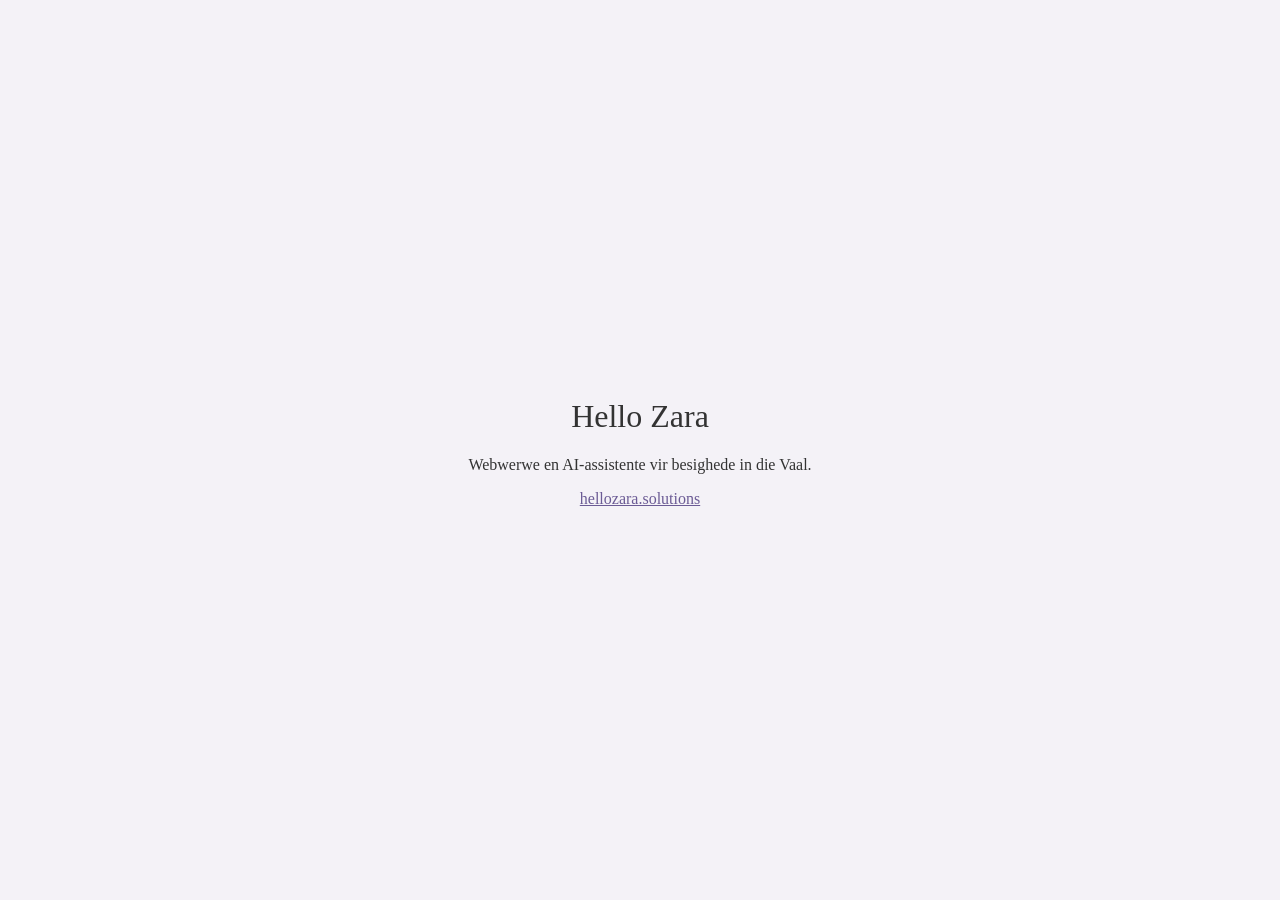
<file: index.html>
<!doctype html><html lang="af"><head><meta charset="utf-8"><meta name="viewport" content="width=device-width,initial-scale=1"><meta name="robots" content="noindex,nofollow"><title>Hello Zara</title>
<style>body{margin:0;min-height:100vh;display:grid;place-items:center;font-family:Georgia,serif;background:#f4f2f7;color:#333}a{color:#6b5b95}</style></head>
<body><div style="text-align:center;padding:24px"><h1 style="font-weight:normal">Hello Zara</h1><p>Webwerwe en AI-assistente vir besighede in die Vaal.</p><p><a href="https://hellozara.solutions">hellozara.solutions</a></p></div></body></html>
</file>
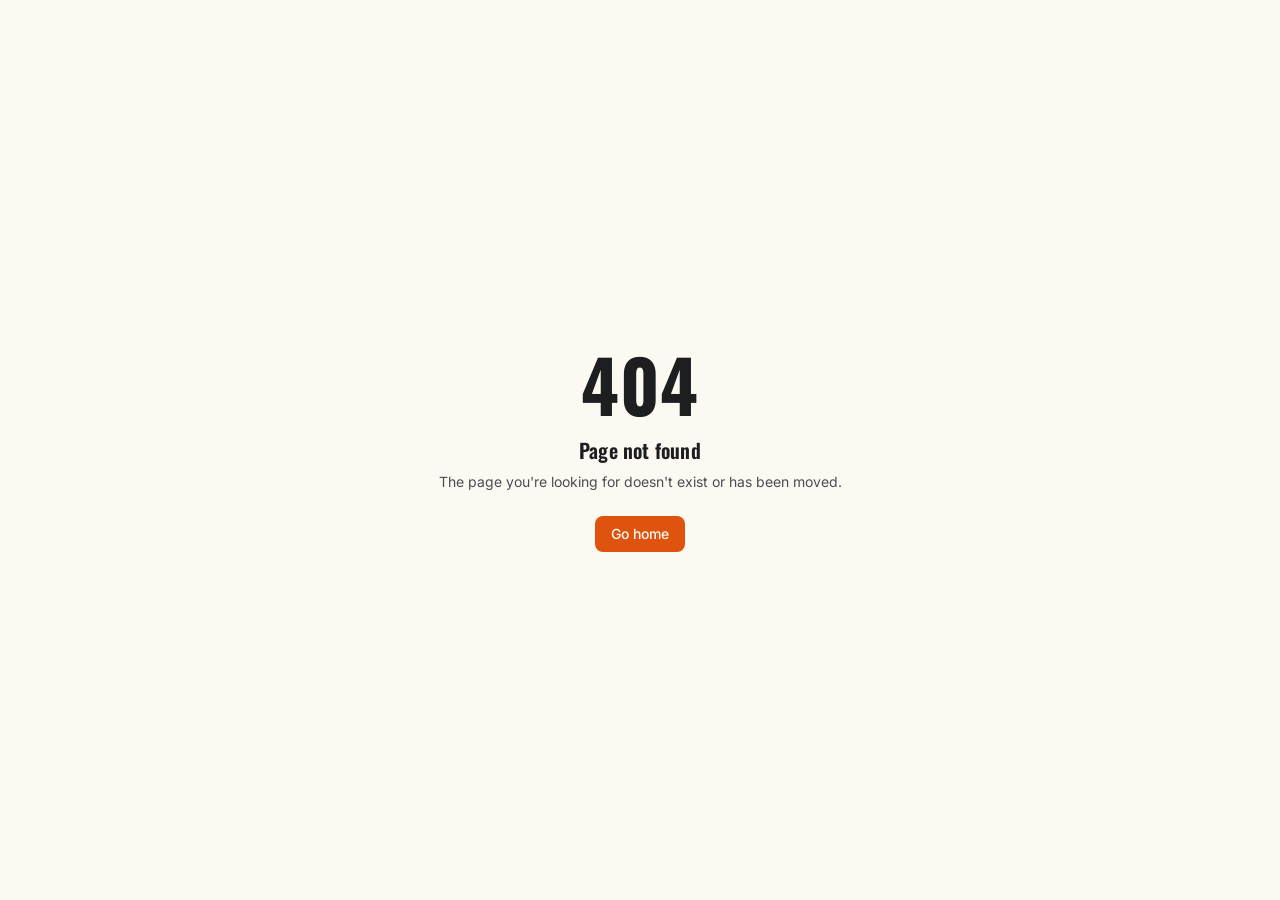
<file: allison/index.html>
<!DOCTYPE html><html lang="en"><head><meta charSet="utf-8"/><meta name="viewport" content="width=device-width, initial-scale=1"/><link rel="stylesheet" href="/allison/assets/styles-CqCxylnt.css" data-precedence="default"/><link rel="stylesheet" href="https://fonts.googleapis.com/css2?family=Oswald:wght@400;500;600;700&amp;family=Inter:wght@400;500;600&amp;display=swap" data-precedence="default"/><title>Allison Espach Dietitian — Vanderbijlpark Nutrition</title><meta name="author" content="AI Studio"/><meta name="description" content="Allison Espach, Registered Dietitian (Hons. Dietetics) in Vanderbijlpark — nutritional assessments, personalised meal plans, weight loss and the Performance Series supplement range."/><meta property="og:title" content="Allison Espach Dietitian — Vanderbijlpark"/><meta property="og:description" content="Registered Dietitian in Vanderbijlpark, South Africa — personalised nutrition, weight loss and the Performance Series supplement range."/><meta property="og:type" content="website"/><meta name="twitter:card" content="summary_large_image"/><link rel="modulepreload" href="/allison/assets/index-C8JP798A.js"/><link rel="modulepreload" href="/allison/assets/routes-DLw8TmKB.js"/><link rel="preconnect" href="https://fonts.googleapis.com"/><link rel="preconnect" href="https://fonts.gstatic.com" crossorigin="anonymous"/></head><body><!--$--><!--$--><!--/$--><script>(function(a,f){let l;try{l=JSON.parse(sessionStorage.getItem(a)||"{}")}catch{return}const n=l?.[f||history.state?.__TSR_key];let c=!1;for(const t in n){const e=n[t],o=e?.scrollX,s=e?.scrollY;if(Number.isFinite(o)&&Number.isFinite(s)){if(t==="window")scrollTo(o,s),c=!0;else if(t)try{const r=document.querySelector(t);r&&(r.scrollLeft=o,r.scrollTop=s)}catch{}}}if(c)return;const i=location.hash.slice(1);if(i){const t=history.state?.__hashScrollIntoViewOptions??!0;if(t){const e=document.getElementById(i);e&&e.scrollIntoView(t)}return}scrollTo(0,0)})("tsr-scroll-restoration-v1_3");document.currentScript.remove()</script><!--/$--><script class="$tsr" id="$tsr-stream-barrier">(self.$R=self.$R||{})["tsr"]=[];self.$_TSR={h(){this.hydrated=!0,this.c()},e(){this.streamEnded=!0,this.c()},c(){this.hydrated&&this.streamEnded&&(delete self.$_TSR,delete self.$R.tsr)},p(e){this.initialized?e():this.buffer.push(e)},buffer:[]};$_TSR.router=($R=>$R[0]={manifest:$R[1]={routes:$R[2]={__root__:$R[3]={preloads:$R[4]=["/allison/assets/index-C8JP798A.js"],scripts:$R[5]=[$R[6]={attrs:$R[7]={type:"module",async:!0,src:"/allison/assets/index-C8JP798A.js"}}]}}},matches:$R[8]=[$R[9]={i:"__root__ ",u:1792473561220,s:"success",ssr:!0}],lastMatchId:"__root__ "})($R["tsr"]);$_TSR.e();document.currentScript.remove()</script><script type="module" async="" src="/allison/assets/index-C8JP798A.js"></script><div id="chat-widget-root" aria-hidden="true"></div></body></html>
</file>
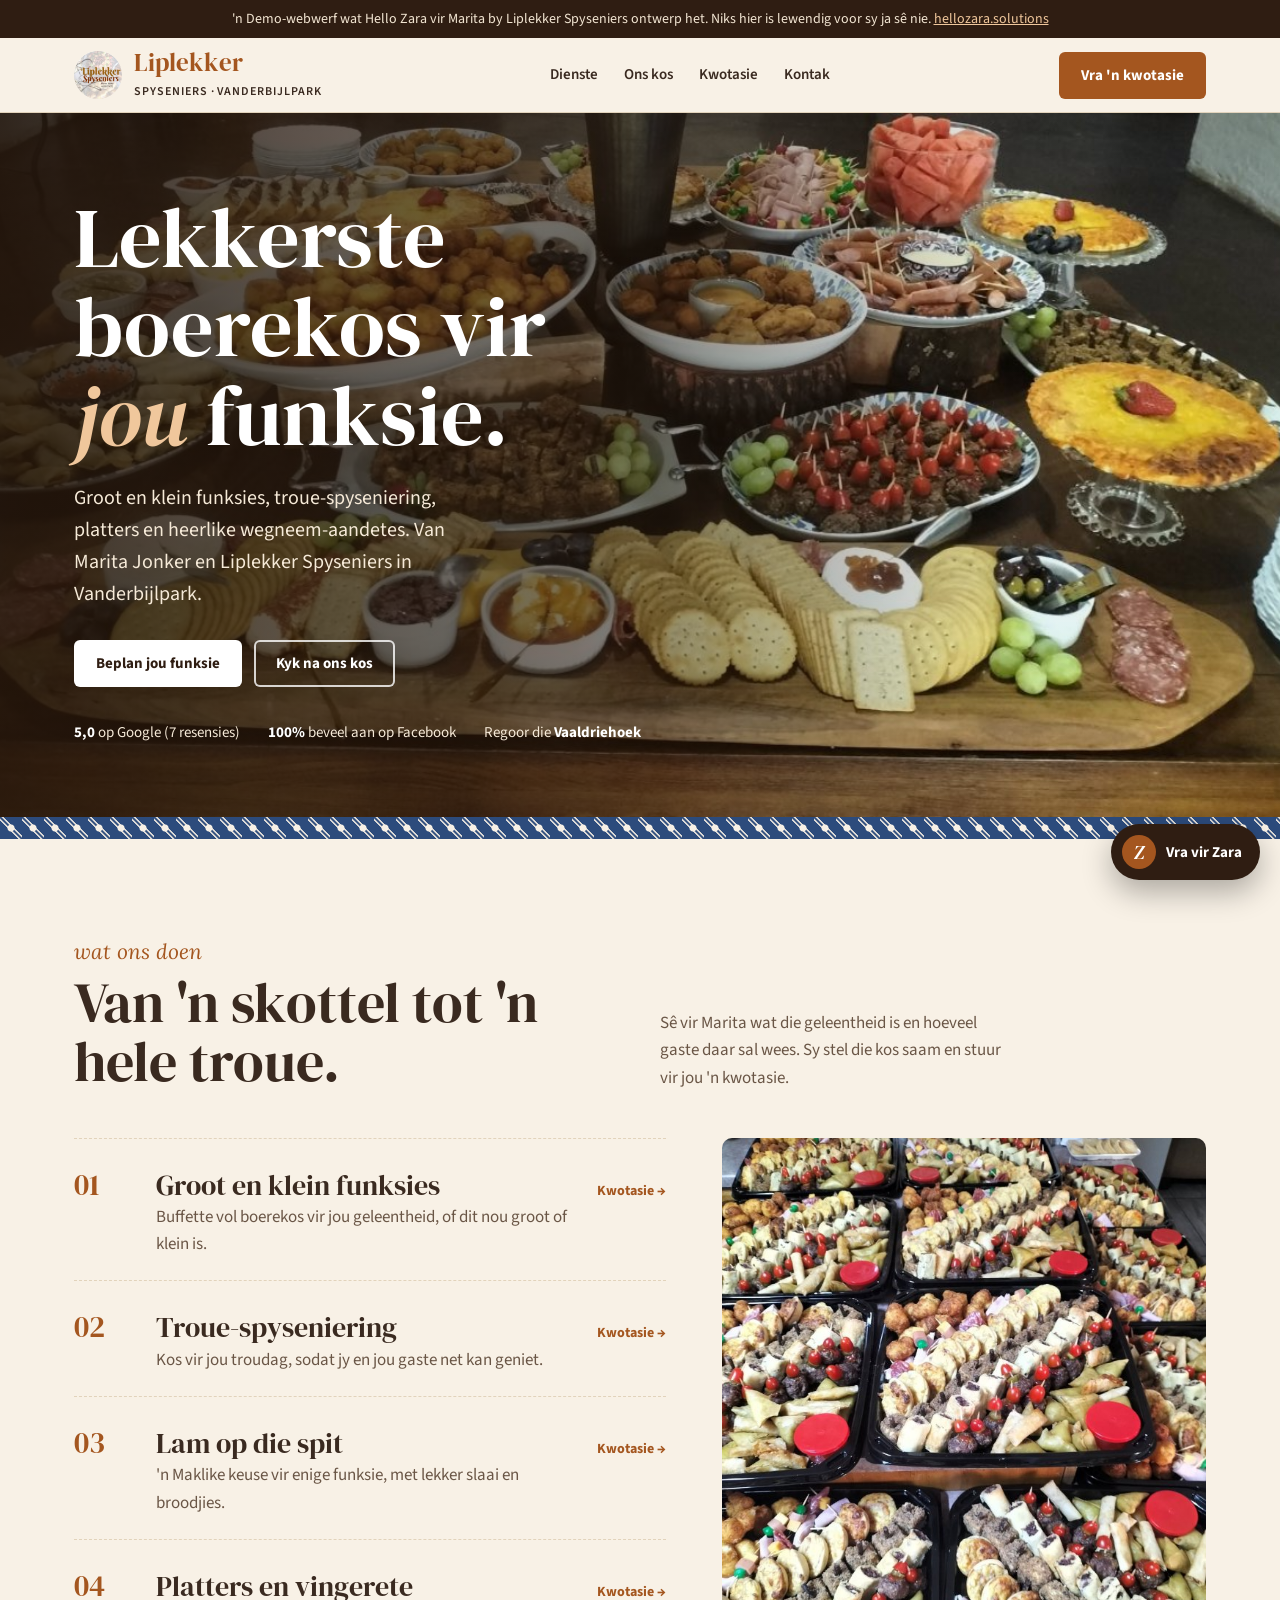
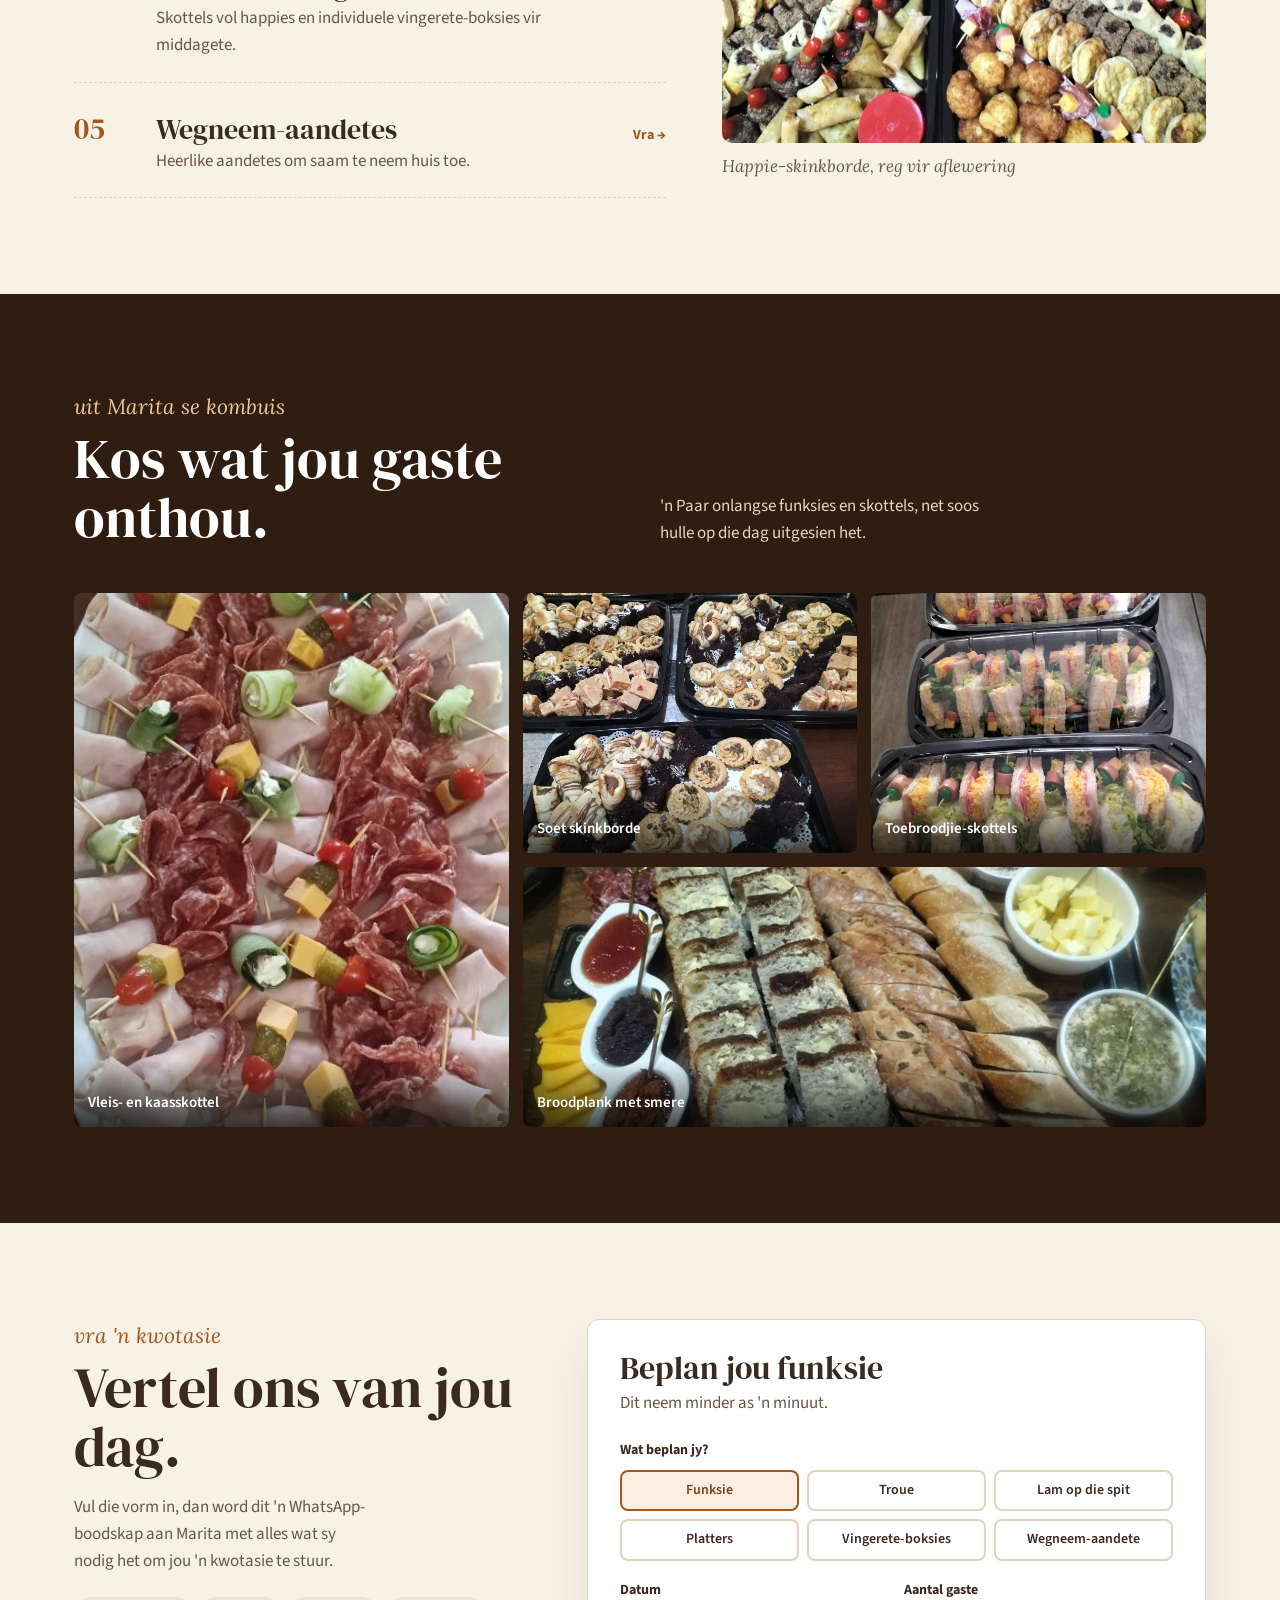
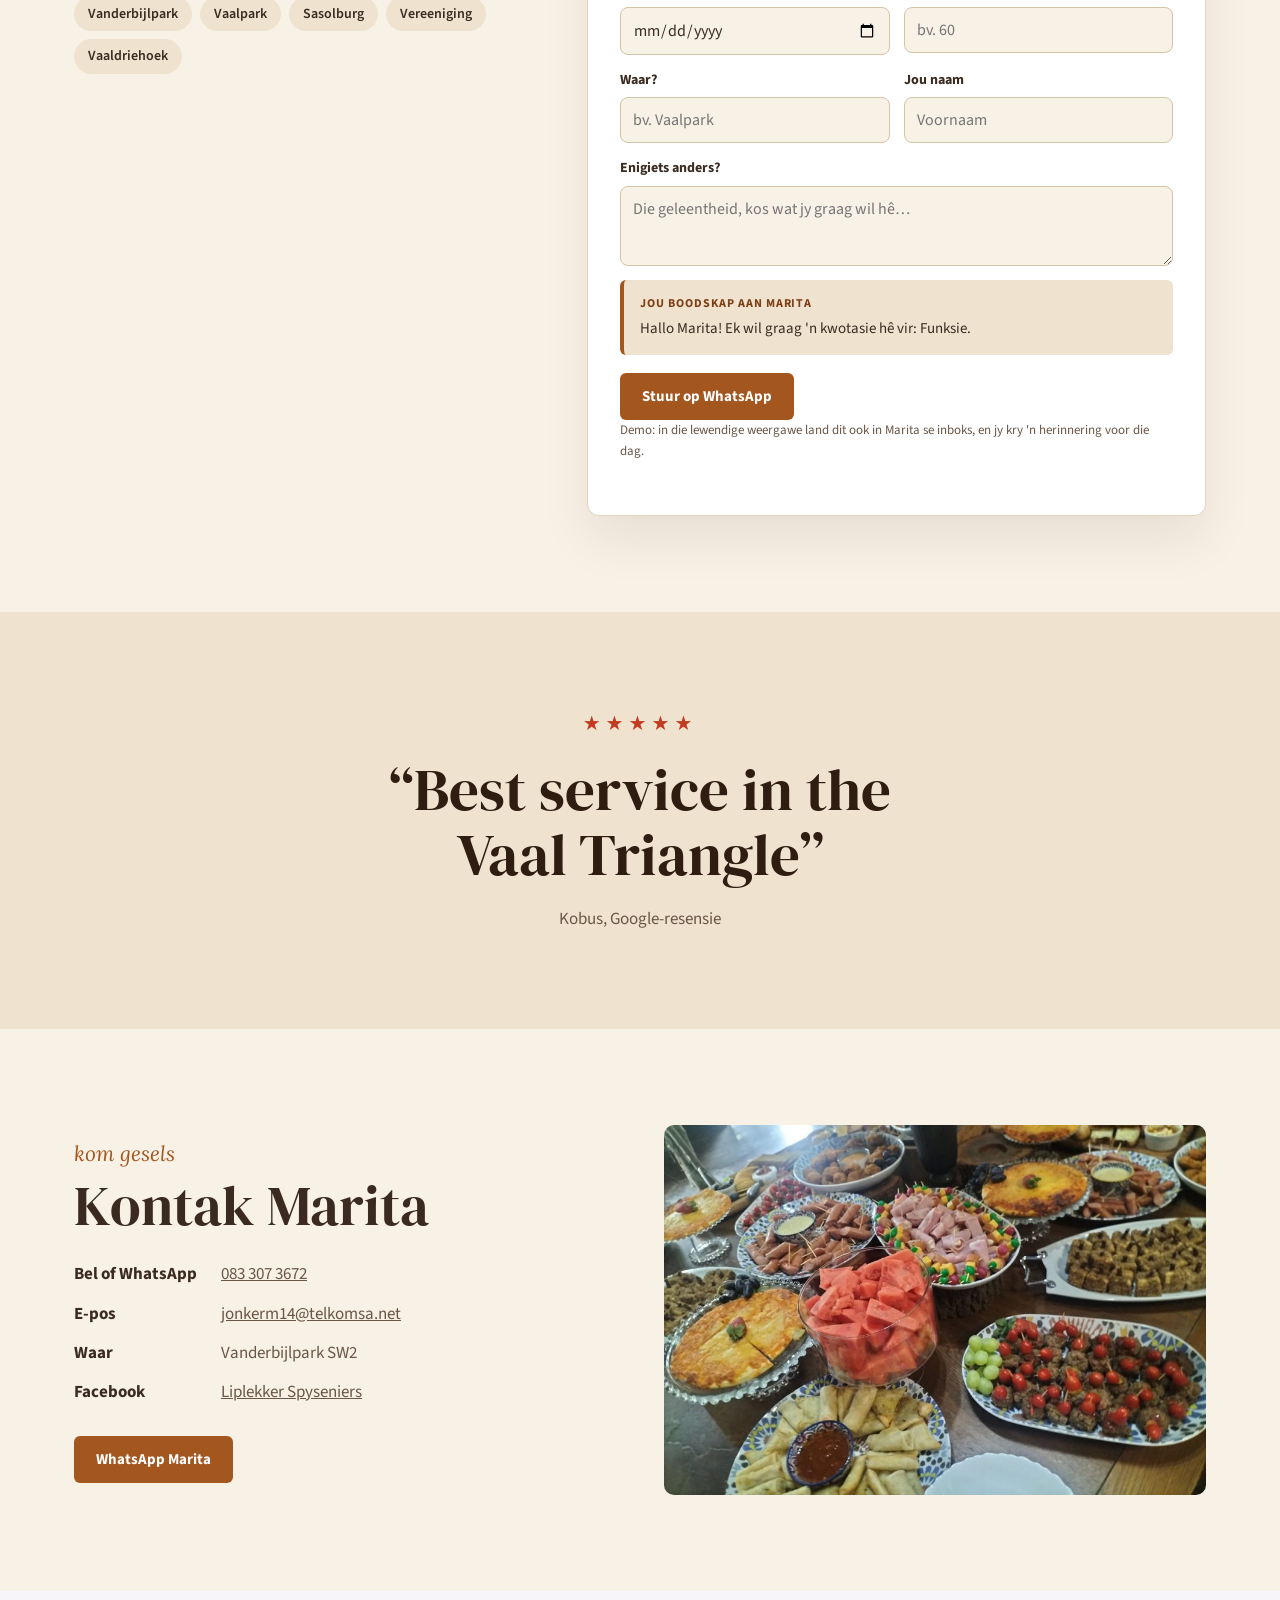
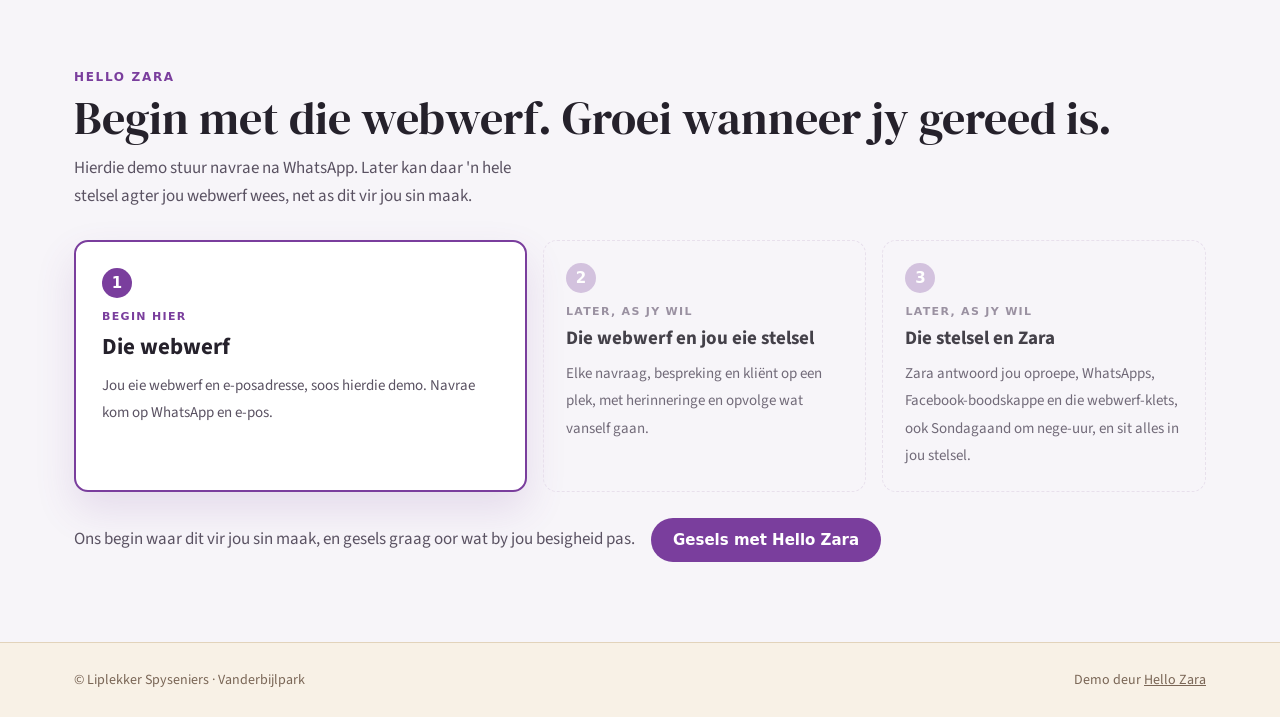
<file: liplekker/index.html>
<!doctype html>
<html lang="af">
<head>
<meta charset="utf-8">
<meta name="viewport" content="width=device-width,initial-scale=1">
<meta name="robots" content="noindex,nofollow">
<title>Liplekker Spyseniers · Vanderbijlpark</title>
<meta name="description" content="Lekkerste boerekos, groot en klein funksies, troue-spyseniering, platters en wegneem-aandetes in die Vaaldriehoek.">
<link rel="preconnect" href="https://fonts.googleapis.com">
<link rel="preconnect" href="https://fonts.gstatic.com" crossorigin>
<link href="https://fonts.googleapis.com/css2?family=DM+Serif+Display:ital@0;1&family=Lora:ital,wght@1,500&family=Source+Sans+3:wght@400;600;700&display=swap" rel="stylesheet">
<style>
:root{
  --copper:#a4561f;
  --copper-deep:#7d3f14;
  --bark:#2f1d12;
  --cream:#f8f1e6;
  --linen:#efe3d0;
  --plate:#2c4b7c;
  --tomato:#c23a1f;
  --olive:#6d7a3b;
  --ink:#3a2a20;
  --line:#e2d3bb;
}
*{box-sizing:border-box}
html{scroll-behavior:smooth}
@media (prefers-reduced-motion:reduce){html{scroll-behavior:auto}*{transition:none!important}}
body{margin:0;background:var(--cream);color:var(--ink);font:400 17px/1.6 "Source Sans 3",system-ui,sans-serif}
img{max-width:100%;height:auto;display:block}
a{color:inherit}
:focus-visible{outline:3px solid var(--tomato);outline-offset:3px;border-radius:4px}
.wrap{max-width:1180px;margin:0 auto;padding:0 24px}
h1,h2,h3{font-family:"DM Serif Display",Georgia,serif;font-weight:400;line-height:1.05;margin:0}
.it{font-family:"Lora",Georgia,serif;font-style:italic;font-weight:500}

.demo-note{background:var(--bark);color:#f3e6d3;font-size:14px;text-align:center;padding:8px 16px}
.demo-note a{color:#f0c79c}

header{position:sticky;top:0;z-index:20;background:rgba(248,241,230,.95);backdrop-filter:blur(8px);border-bottom:1px solid var(--line)}
.nav{display:flex;align-items:center;justify-content:space-between;gap:16px;height:74px}
.brand{display:flex;align-items:center;gap:12px;text-decoration:none}
.brand img{width:48px;height:48px;border-radius:50%;object-fit:cover}
.brand span{font-family:"DM Serif Display",serif;font-size:25px;color:var(--copper);line-height:1}
.brand small{display:block;font:600 12px "Source Sans 3",sans-serif;letter-spacing:.08em;color:var(--ink);margin-top:3px}
.nav ul{display:flex;gap:26px;list-style:none;margin:0;padding:0;font-weight:600;font-size:15px}
.nav ul a{text-decoration:none}
.nav ul a:hover{color:var(--copper)}
.btn{display:inline-flex;align-items:center;gap:8px;background:var(--copper);color:#fff;text-decoration:none;font:700 15px "Source Sans 3",sans-serif;padding:13px 22px;border-radius:6px;border:0;cursor:pointer}
.btn:hover{background:var(--copper-deep)}
.btn.light{background:#fff;color:var(--bark)}
.btn.light:hover{background:var(--linen)}
.btn.line{background:transparent;color:#fff;box-shadow:inset 0 0 0 2px rgba(255,255,255,.8)}
.btn.line:hover{background:rgba(255,255,255,.12)}

/* hero */
.hero{position:relative;min-height:640px;display:flex;align-items:flex-end;color:#fff;background:var(--bark)}
.hero > img{position:absolute;inset:0;width:100%;height:100%;object-fit:cover;object-position:center 60%}
.hero::after{content:"";position:absolute;inset:0;background:linear-gradient(90deg,rgba(35,20,10,.88) 0%,rgba(35,20,10,.6) 45%,rgba(35,20,10,.05) 80%)}
.hero .wrap{position:relative;z-index:1;padding-top:80px;padding-bottom:72px;width:100%}
.hero h1{font-size:clamp(46px,6.6vw,88px);max-width:12ch;color:#fff}
.hero h1 em{font-family:"DM Serif Display",serif;font-style:italic;color:#f0c79c}
.hero p{font-size:20px;max-width:38ch;margin:22px 0 30px;color:#f6ead8}
.actions{display:flex;flex-wrap:wrap;gap:12px}
.proof{display:flex;flex-wrap:wrap;gap:10px 28px;margin-top:34px;font-size:15px;color:#f6ead8}
.proof b{color:#fff}

/* tile band, from the blue patterned serving plates */
.tiles{height:22px;background-color:var(--plate);background-image:
  radial-gradient(circle at 50% 50%,#f8f1e6 3px,transparent 4px),
  linear-gradient(45deg,transparent 42%,rgba(248,241,230,.85) 43% 47%,transparent 48% 52%,rgba(248,241,230,.85) 53% 57%,transparent 58%);
  background-size:22px 22px}

section{padding:96px 0}
.eyebrow{font-family:"Lora",serif;font-style:italic;color:var(--copper);font-size:21px;margin-bottom:6px}
.head{display:grid;grid-template-columns:1fr 1fr;gap:40px;align-items:end;margin-bottom:46px}
.head h2{font-size:clamp(36px,4.4vw,56px)}
.head p{margin:0;max-width:44ch;color:#6a5646}

/* services menu */
.menu{display:grid;grid-template-columns:1.1fr .9fr;gap:56px;align-items:start}
.menu ol{list-style:none;margin:0;padding:0;counter-reset:m}
.menu li{counter-increment:m;display:grid;grid-template-columns:64px 1fr auto;gap:18px;align-items:baseline;padding:22px 0;border-bottom:1px dashed var(--line)}
.menu li:first-child{border-top:1px dashed var(--line)}
.menu li::before{content:counter(m,decimal-leading-zero);font-family:"DM Serif Display",serif;font-size:30px;color:var(--copper)}
.menu h3{font-size:28px}
.menu p{margin:4px 0 0;color:#6a5646}
.menu li a{font-weight:700;font-size:14px;color:var(--copper);text-decoration:none;white-space:nowrap}
.menu li a:hover{text-decoration:underline}
.menu figure{margin:0;position:sticky;top:100px}
.menu figure img{border-radius:10px;aspect-ratio:4/5;object-fit:cover;width:100%}
.menu figcaption{font-family:"Lora",serif;font-style:italic;color:#6a5646;margin-top:10px}

/* gallery */
.gallery-sec{background:var(--bark);color:#fff}
.gallery-sec .head p{color:#e6d6bf}
.gallery-sec h2{color:#fff}
.gallery-sec .eyebrow{color:#f0c79c}
.strip{display:grid;grid-template-columns:1.3fr 1fr 1fr;grid-template-rows:260px 260px;gap:14px}
.strip figure{margin:0;position:relative;overflow:hidden;border-radius:8px}
.strip img{width:100%;height:100%;object-fit:cover}
.strip figcaption{position:absolute;left:0;right:0;bottom:0;padding:30px 14px 12px;background:linear-gradient(transparent,rgba(0,0,0,.7));font-weight:600;font-size:15px}
.strip .g1{grid-row:1/3}
.strip .g4{grid-column:2/4}

/* quote planner */
.quote{display:grid;grid-template-columns:.85fr 1.15fr;gap:56px;align-items:start}
.quote aside h2{font-size:clamp(36px,4.4vw,56px)}
.quote aside p{color:#6a5646;max-width:38ch}
.areas{display:flex;flex-wrap:wrap;gap:8px;margin-top:22px;padding:0;list-style:none}
.areas li{background:var(--linen);border-radius:999px;padding:6px 14px;font-weight:600;font-size:14px}
form.card{background:#fff;border:1px solid var(--line);border-radius:12px;padding:32px;box-shadow:0 24px 50px rgba(47,29,18,.08)}
form.card h3{font-size:32px;margin-bottom:4px}
form.card > p{margin:0 0 22px;color:#6a5646}
fieldset{border:0;padding:0;margin:0 0 18px}
legend{font-weight:700;font-size:14px;margin-bottom:8px;padding:0}
.opts{display:grid;grid-template-columns:repeat(3,1fr);gap:8px}
.opts label{cursor:pointer;position:relative}
.opts input{position:absolute;opacity:0}
.opts span{display:block;text-align:center;padding:10px 8px;border:2px solid var(--line);border-radius:8px;font-weight:600;font-size:14px;line-height:1.25}
.opts input:checked + span{border-color:var(--copper);background:#fbefe4;color:var(--copper-deep)}
.opts input:focus-visible + span{outline:3px solid var(--tomato);outline-offset:2px}
.row{display:grid;grid-template-columns:1fr 1fr;gap:14px}
.field{display:flex;flex-direction:column;gap:6px;margin-bottom:14px;font-weight:700;font-size:14px}
.field input,.field select,.field textarea{font:400 16px "Source Sans 3",sans-serif;border:1px solid #d5c3a6;border-radius:8px;padding:11px 12px;background:var(--cream);color:var(--ink)}
.field textarea{min-height:80px;resize:vertical}
.out{background:var(--linen);border-left:4px solid var(--copper);border-radius:6px;padding:14px 16px;white-space:pre-line;font-size:15px;margin:4px 0 18px}
.out b{display:block;font-size:12px;letter-spacing:.08em;color:var(--copper-deep);margin-bottom:4px}
.small{font-size:13px;color:#7a6656;margin-top:12px}

/* review */
.review{background:var(--linen);text-align:center}
.review blockquote{margin:0 auto;font:400 clamp(34px,4.6vw,60px)/1.1 "DM Serif Display",serif;max-width:20ch;color:var(--bark)}
.review .stars{color:var(--tomato);letter-spacing:5px;font-size:20px;margin-bottom:18px}
.review cite{display:block;margin-top:18px;font-style:normal;color:#6a5646}

/* contact */
.contact{display:grid;grid-template-columns:1fr 1fr;gap:48px;align-items:center}
.contact h2{font-size:clamp(36px,4.4vw,56px)}
.contact dl{display:grid;grid-template-columns:auto 1fr;gap:12px 24px;margin:26px 0 30px}
.contact dt{font-weight:700}
.contact dd{margin:0;color:#6a5646}
.contact .pic img{border-radius:10px}
footer{border-top:1px solid var(--line);padding:26px 0;font-size:14px;color:#7a6656}
footer .wrap{display:flex;justify-content:space-between;flex-wrap:wrap;gap:12px}

/* Zara */
.zara-btn{position:fixed;right:20px;bottom:20px;z-index:40;display:flex;align-items:center;gap:10px;background:var(--bark);color:#fff;border:0;border-radius:999px;padding:11px 18px 11px 11px;font:700 15px "Source Sans 3",sans-serif;cursor:pointer;box-shadow:0 12px 30px rgba(0,0,0,.3)}
.zara-btn i{width:34px;height:34px;border-radius:50%;background:var(--copper);display:grid;place-items:center;font:italic 19px "DM Serif Display",serif}
.chat{position:fixed;right:20px;bottom:84px;z-index:41;width:min(370px,calc(100vw - 32px));height:min(540px,calc(100vh - 120px));background:#fff;border-radius:14px;box-shadow:0 24px 60px rgba(0,0,0,.28);display:none;flex-direction:column;overflow:hidden}
.chat.open{display:flex}
.chat-top{background:var(--copper);color:#fff;padding:14px 16px;display:flex;justify-content:space-between;align-items:center}
.chat-top b{display:block}
.chat-top small{opacity:.9}
.chat-top button{background:none;border:0;color:#fff;font-size:24px;cursor:pointer;line-height:1}
.log{flex:1;overflow:auto;padding:16px;display:flex;flex-direction:column;gap:10px;background:var(--cream)}
.msg{max-width:86%;padding:10px 13px;border-radius:12px;font-size:15px;line-height:1.45}
.msg.z{background:#fff;border:1px solid var(--line);align-self:flex-start;border-bottom-left-radius:3px}
.msg.u{background:var(--copper);color:#fff;align-self:flex-end;border-bottom-right-radius:3px}
.quick{display:flex;flex-wrap:wrap;gap:6px;padding:10px 12px;border-top:1px solid var(--line)}
.quick button{font:600 13px "Source Sans 3",sans-serif;border:1px solid #d5c3a6;background:#fff;color:var(--ink);border-radius:999px;padding:6px 11px;cursor:pointer}
.quick button:hover{border-color:var(--copper)}
.ask{display:flex;gap:8px;padding:10px 12px 14px}
.ask input{flex:1;font:inherit;font-size:15px;border:1px solid #d5c3a6;border-radius:999px;padding:9px 14px}
.ask button{border:0;background:var(--copper);color:#fff;border-radius:999px;padding:0 16px;font-weight:700;cursor:pointer}
.chat-note{font-size:11px;color:#7a6656;text-align:center;padding:0 12px 10px}

@media (max-width:900px){
  .nav ul{display:none}
  .hero{min-height:560px}
  .hero::after{background:linear-gradient(0deg,rgba(35,20,10,.92) 0%,rgba(35,20,10,.6) 60%,rgba(35,20,10,.25) 100%)}
  .head,.menu,.quote,.contact{grid-template-columns:1fr}
  .head{gap:14px}
  .menu figure{position:static}
  .strip{grid-template-columns:1fr 1fr;grid-template-rows:200px 200px 200px}
  .strip .g1{grid-row:auto;grid-column:1/3}
  .strip .g4{grid-column:1/3}
  section{padding:68px 0}
}
@media (max-width:520px){
  .brand small{display:none}
  .nav .btn{padding:10px 14px;font-size:14px}
  .opts{grid-template-columns:1fr 1fr}
  .row{grid-template-columns:1fr}
  .menu li{grid-template-columns:44px 1fr}
  .menu li a{grid-column:2}
  .zara-btn span{display:none}
  .zara-btn{padding:11px}
}
</style>
<style id="hz-more-css">
.hz-more{padding:80px 0;background:#f7f5f9;color:#25212b;font-family:inherit}
.hz-more .hz-w{max-width:1180px;margin:0 auto;padding:0 24px}
.hz-more .hz-tag{font:700 12px/1 system-ui,sans-serif;letter-spacing:.14em;color:#7a3e9d;text-transform:uppercase;margin-bottom:10px}
.hz-more h2{font-size:clamp(30px,3.6vw,46px);margin:0 0 12px;line-height:1.1}
.hz-more .hz-p{max-width:60ch;margin:0 0 30px;color:#5a5262}
.hz-more ol{list-style:none;margin:0;padding:0;display:grid;grid-template-columns:1.4fr 1fr 1fr;gap:16px;counter-reset:hz;align-items:stretch}
.hz-more li{counter-increment:hz;background:#fff;border:1px solid #e5dcea;border-radius:14px;padding:22px}
.hz-more li::before{content:counter(hz);display:inline-grid;place-items:center;width:30px;height:30px;border-radius:50%;background:#7a3e9d;color:#fff;font:700 15px system-ui,sans-serif;margin-bottom:12px}
.hz-more li em{display:block;font:700 11px system-ui,sans-serif;letter-spacing:.12em;text-transform:uppercase;color:#7a3e9d;font-style:normal;margin-bottom:6px}
.hz-more li.hz-now{border:2px solid #7a3e9d;box-shadow:0 18px 40px rgba(122,62,157,.14);padding:26px}
.hz-more li.hz-now b{font-size:23px}
.hz-more li.hz-later{background:transparent;border-style:dashed;opacity:.85}
.hz-more li.hz-later::before{background:#cdb9da}
.hz-more li.hz-later em{color:#8a7f92}
.hz-more li b{display:block;font-size:19px;margin-bottom:6px}
.hz-more li span{color:#5a5262;font-size:15px;line-height:1.5}
.hz-more .hz-f{display:flex;flex-wrap:wrap;align-items:center;gap:16px;margin-top:26px}
.hz-more .hz-f p{margin:0;color:#5a5262}
.hz-more .hz-b{display:inline-block;background:#7a3e9d;color:#fff;text-decoration:none;font:700 15px system-ui,sans-serif;padding:13px 22px;border-radius:999px}
.hz-more .hz-b:hover{background:#5f2f7b}
.hz-more .hz-by{font-size:13px;color:#857c8c;margin-top:14px}
@media (max-width:820px){.hz-more ol{grid-template-columns:1fr}.hz-more{padding:60px 0}.hz-more .hz-w{padding:0 16px}}
</style></head>
<body>

<div class="demo-note">'n Demo-webwerf wat Hello Zara vir Marita by Liplekker Spyseniers ontwerp het. Niks hier is lewendig voor sy ja sê nie. <a href="https://hellozara.solutions">hellozara.solutions</a></div>

<header>
  <div class="wrap nav">
    <a class="brand" href="#top" aria-label="Liplekker Spyseniers, tuis">
      <img src="img/logo.jpg" alt="" width="48" height="48">
      <div><span>Liplekker</span><small>SPYSENIERS · VANDERBIJLPARK</small></div>
    </a>
    <ul>
      <li><a href="#dienste">Dienste</a></li>
      <li><a href="#kos">Ons kos</a></li>
      <li><a href="#kwotasie">Kwotasie</a></li>
      <li><a href="#kontak">Kontak</a></li>
    </ul>
    <a class="btn" href="#kwotasie">Vra 'n kwotasie</a>
  </div>
</header>

<main id="top">
<div class="hero">
  <img src="img/buffet-table.jpg" alt="'n Buffettafel by 'n funksie, met kaasborde, vrugte, frikkadelle en tertjies" width="1176" height="625">
  <div class="wrap">
    <h1>Lekkerste boerekos vir <em>jou</em> funksie.</h1>
    <p>Groot en klein funksies, troue-spyseniering, platters en heerlike wegneem-aandetes. Van Marita Jonker en Liplekker Spyseniers in Vanderbijlpark.</p>
    <div class="actions">
      <a class="btn light" href="#kwotasie">Beplan jou funksie</a>
      <a class="btn line" href="#kos">Kyk na ons kos</a>
    </div>
    <div class="proof">
      <span><b>5,0</b> op Google (7 resensies)</span>
      <span><b>100%</b> beveel aan op Facebook</span>
      <span>Regoor die <b>Vaaldriehoek</b></span>
    </div>
  </div>
</div>
<div class="tiles" aria-hidden="true"></div>

<section id="dienste">
  <div class="wrap">
    <div class="head">
      <div><div class="eyebrow">wat ons doen</div><h2>Van 'n skottel tot 'n hele troue.</h2></div>
      <p>Sê vir Marita wat die geleentheid is en hoeveel gaste daar sal wees. Sy stel die kos saam en stuur vir jou 'n kwotasie.</p>
    </div>
    <div class="menu">
      <ol>
        <li><div><h3>Groot en klein funksies</h3><p>Buffette vol boerekos vir jou geleentheid, of dit nou groot of klein is.</p></div><a href="#kwotasie" data-kind="Funksie">Kwotasie →</a></li>
        <li><div><h3>Troue-spyseniering</h3><p>Kos vir jou troudag, sodat jy en jou gaste net kan geniet.</p></div><a href="#kwotasie" data-kind="Troue">Kwotasie →</a></li>
        <li><div><h3>Lam op die spit</h3><p>'n Maklike keuse vir enige funksie, met lekker slaai en broodjies.</p></div><a href="#kwotasie" data-kind="Lam op die spit">Kwotasie →</a></li>
        <li><div><h3>Platters en vingerete</h3><p>Skottels vol happies en individuele vingerete-boksies vir middagete.</p></div><a href="#kwotasie" data-kind="Platters">Kwotasie →</a></li>
        <li><div><h3>Wegneem-aandetes</h3><p>Heerlike aandetes om saam te neem huis toe.</p></div><a href="#kwotasie" data-kind="Wegneem-aandete">Vra →</a></li>
      </ol>
      <figure><img src="img/snack-trays.jpg" alt="Skinkborde vol happies: frikkadelle, samoesas, kaasballetjies en tamatietjies" loading="lazy" width="660" height="885"><figcaption>Happie-skinkborde, reg vir aflewering</figcaption></figure>
    </div>
  </div>
</section>

<section id="kos" class="gallery-sec">
  <div class="wrap">
    <div class="head">
      <div><div class="eyebrow">uit Marita se kombuis</div><h2>Kos wat jou gaste onthou.</h2></div>
      <p>'n Paar onlangse funksies en skottels, net soos hulle op die dag uitgesien het.</p>
    </div>
    <div class="strip">
      <figure class="g1"><img src="img/platter.jpg" alt="'n Vleisskottel met ham-rolletjies, salami, kaas en komkommer-sosaties" loading="lazy"><figcaption>Vleis- en kaasskottel</figcaption></figure>
      <figure class="g2"><img src="img/sweet-trays.jpg" alt="Skinkborde vol soet happies: tertjies, sjokoladekoek en fudge" loading="lazy"><figcaption>Soet skinkborde</figcaption></figure>
      <figure class="g3"><img src="img/sandwich-trays.jpg" alt="Toebroodjie-skottels met eier, ham en kaas" loading="lazy"><figcaption>Toebroodjie-skottels</figcaption></figure>
      <figure class="g4"><img src="img/bread-board.jpg" alt="'n Broodplank met vars brood, botter, konfyt, kaas en smere" loading="lazy" style="object-position:center 40%"><figcaption>Broodplank met smere</figcaption></figure>
    </div>
  </div>
</section>

<section id="kwotasie">
  <div class="wrap quote">
    <aside>
      <div class="eyebrow">vra 'n kwotasie</div>
      <h2>Vertel ons van jou dag.</h2>
      <p>Vul die vorm in, dan word dit 'n WhatsApp-boodskap aan Marita met alles wat sy nodig het om jou 'n kwotasie te stuur.</p>
      <ul class="areas" aria-label="Areas">
        <li>Vanderbijlpark</li><li>Vaalpark</li><li>Sasolburg</li><li>Vereeniging</li><li>Vaaldriehoek</li>
      </ul>
    </aside>
    <form class="card" id="q" novalidate>
      <h3>Beplan jou funksie</h3>
      <p>Dit neem minder as 'n minuut.</p>
      <fieldset>
        <legend>Wat beplan jy?</legend>
        <div class="opts">
          <label><input type="radio" name="kind" value="Funksie" checked><span>Funksie</span></label>
          <label><input type="radio" name="kind" value="Troue"><span>Troue</span></label>
          <label><input type="radio" name="kind" value="Lam op die spit"><span>Lam op die spit</span></label>
          <label><input type="radio" name="kind" value="Platters"><span>Platters</span></label>
          <label><input type="radio" name="kind" value="Vingerete-boksies"><span>Vingerete-boksies</span></label>
          <label><input type="radio" name="kind" value="Wegneem-aandete"><span>Wegneem-aandete</span></label>
        </div>
      </fieldset>
      <div class="row">
        <label class="field">Datum<input type="date" id="d"></label>
        <label class="field">Aantal gaste<input id="g" inputmode="numeric" placeholder="bv. 60"></label>
      </div>
      <div class="row">
        <label class="field">Waar?<input id="w" placeholder="bv. Vaalpark"></label>
        <label class="field">Jou naam<input id="n" autocomplete="given-name" placeholder="Voornaam"></label>
      </div>
      <label class="field">Enigiets anders?<textarea id="x" placeholder="Die geleentheid, kos wat jy graag wil hê…"></textarea></label>
      <div class="out" aria-live="polite"><b>JOU BOODSKAP AAN MARITA</b><span id="msg"></span></div>
      <button class="btn" type="submit">Stuur op WhatsApp</button>
      <p class="small">Demo: in die lewendige weergawe land dit ook in Marita se inboks, en jy kry 'n herinnering voor die dag.</p>
    </form>
  </div>
</section>

<section class="review">
  <div class="wrap">
    <div class="stars" aria-label="5 sterre">★★★★★</div>
    <blockquote>“Best service in the Vaal Triangle”</blockquote>
    <cite>Kobus, Google-resensie</cite>
  </div>
</section>

<section id="kontak">
  <div class="wrap contact">
    <div>
      <div class="eyebrow">kom gesels</div>
      <h2>Kontak Marita</h2>
      <dl>
        <dt>Bel of WhatsApp</dt><dd><a href="https://wa.me/27833073672" target="_blank" rel="noopener">083 307 3672</a></dd>
        <dt>E-pos</dt><dd><a href="mailto:jonkerm14@telkomsa.net">jonkerm14@telkomsa.net</a></dd>
        <dt>Waar</dt><dd>Vanderbijlpark SW2</dd>
        <dt>Facebook</dt><dd><a href="https://www.facebook.com/liplekkerspyseniers" target="_blank" rel="noopener">Liplekker Spyseniers</a></dd>
      </dl>
      <a class="btn" href="https://wa.me/27833073672" target="_blank" rel="noopener">WhatsApp Marita</a>
    </div>
    <div class="pic"><img src="img/buffet-spread.jpg" alt="Buffet met waatlemoen, worsies, frikkadelle met tamatietjies en samoesas" loading="lazy" width="900" height="614"></div>
  </div>
</section>
</main>


<section class="hz-more" id="meer" aria-label="Begin met die webwerf. Groei wanneer jy gereed is."><div class="hz-w">
<div class="hz-tag">Hello Zara</div><h2>Begin met die webwerf. Groei wanneer jy gereed is.</h2><p class="hz-p">Hierdie demo stuur navrae na WhatsApp. Later kan daar &#x27;n hele stelsel agter jou webwerf wees, net as dit vir jou sin maak.</p>
<ol><li class="hz-now"><em>Begin hier</em><b>Die webwerf</b><span>Jou eie webwerf en e-posadresse, soos hierdie demo. Navrae kom op WhatsApp en e-pos.</span></li><li class="hz-later"><em>Later, as jy wil</em><b>Die webwerf en jou eie stelsel</b><span>Elke navraag, bespreking en kliënt op een plek, met herinneringe en opvolge wat vanself gaan.</span></li><li class="hz-later"><em>Later, as jy wil</em><b>Die stelsel en Zara</b><span>Zara antwoord jou oproepe, WhatsApps, Facebook-boodskappe en die webwerf-klets, ook Sondagaand om nege-uur, en sit alles in jou stelsel.</span></li></ol>
<div class="hz-f"><p>Ons begin waar dit vir jou sin maak, en gesels graag oor wat by jou besigheid pas.</p><a class="hz-b" href="https://wa.me/27788617650?text=Hallo%2C%20ek%20het%20die%20demo-webwerf%20vir%20Liplekker%20Spyseniers%20gesien." target="_blank" rel="noopener">Gesels met Hello Zara</a></div>
</div></section>
<footer><div class="wrap"><span>© Liplekker Spyseniers · Vanderbijlpark</span><span>Demo deur <a href="https://hellozara.solutions">Hello Zara</a></span></div></footer>

<button class="zara-btn" id="zo" aria-expanded="false" aria-controls="chat"><i>Z</i><span>Vra vir Zara</span></button>
<div class="chat" id="chat" role="dialog" aria-label="Gesels met Zara">
  <div class="chat-top"><div><b>Zara · Liplekker</b><small>Marita se assistent (demo)</small></div><button id="zc" aria-label="Maak toe">×</button></div>
  <div class="log" id="log" aria-live="polite"></div>
  <div class="quick" id="quick">
    <button data-q="quote">Ek wil 'n kwotasie hê</button>
    <button data-q="what">Wat doen julle?</button>
    <button data-q="where">Watter areas?</button>
    <button data-q="price">Hoeveel kos dit?</button>
  </div>
  <form class="ask" id="ask"><input id="ai" placeholder="Tik jou vraag…" aria-label="Jou vraag"><button>Stuur</button></form>
  <div class="chat-note">Demo-klets deur Hello Zara</div>
</div>

<script>
const WA='27833073672', $=s=>document.querySelector(s);
function build(){
  const k=document.querySelector('input[name=kind]:checked').value, d=$('#d').value, g=$('#g').value.trim(), w=$('#w').value.trim(), n=$('#n').value.trim(), x=$('#x').value.trim();
  let date='';
  if(d){date=new Date(d+'T12:00').toLocaleDateString('af-ZA',{weekday:'long',day:'numeric',month:'long',year:'numeric'});}
  const L=[`Hallo Marita${n?', dis '+n:''}! Ek wil graag 'n kwotasie hê vir: ${k}.`];
  if(date)L.push(`Datum: ${date}`);
  if(g)L.push(`Aantal gaste: ${g}`);
  if(w)L.push(`Waar: ${w}`);
  if(x)L.push(`Verder: ${x}`);
  return L.join('\n');
}
const upd=()=>$('#msg').textContent=build();
$('#q').addEventListener('input',upd);
$('#q').addEventListener('submit',e=>{e.preventDefault();window.open('https://wa.me/'+WA+'?text='+encodeURIComponent(build()),'_blank','noopener');});
document.querySelectorAll('[data-kind]').forEach(a=>a.addEventListener('click',()=>{const r=document.querySelector(`input[name=kind][value="${a.dataset.kind}"]`);if(r){r.checked=true;upd();}}));
upd();

/* demo chat: answers only from Liplekker's own page */
const log=$('#log'),chat=$('#chat');let step=null,o={};
function say(t,w='z'){const m=document.createElement('div');m.className='msg '+w;m.textContent=t;log.appendChild(m);log.scrollTop=log.scrollHeight;}
function open(){chat.classList.add('open');$('#zo').setAttribute('aria-expanded','true');if(!log.children.length)say("Hallo! Ek is Zara, Marita se assistent by Liplekker Spyseniers. Ek kan 'n kwotasie vir jou begin of 'n vinnige vraag beantwoord.");$('#ai').focus();}
function close(){chat.classList.remove('open');$('#zo').setAttribute('aria-expanded','false');}
$('#zo').onclick=()=>chat.classList.contains('open')?close():open();$('#zc').onclick=close;
const A={
  what:"Ons doen groot en klein funksies, troue-spyseniering, lam op die spit, platters en vingerete-boksies, en heerlike wegneem-aandetes.",
  where:"Ons is in Vanderbijlpark en werk regoor die Vaaldriehoek: Vanderbijlpark, Vaalpark, Sasolburg en Vereeniging.",
  price:"Elke funksie is anders, so Marita stuur 'n kwotasie op grond van jou geleentheid en hoeveel gaste daar is. Sal ek een vir jou begin?"
};
function startQ(){step='kind';o={};say("Lekker! Watter soort geleentheid is dit?");}
function flow(t){
  if(step==='kind'){o.kind=t;step='date';return say("Op watter datum?");}
  if(step==='date'){o.date=t;step='guests';return say("Ongeveer hoeveel gaste?");}
  if(step==='guests'){o.guests=t;step='name';return say("Laaste een: wat is jou naam?");}
  if(step==='name'){step=null;say(`Dankie, ${t.replace(/^./,c=>c.toUpperCase())}! Ek het genoteer: ${o.kind}, ${o.date}, ongeveer ${o.guests} gaste.`);
    return say("In die lewendige weergawe kry Marita dit dadelik en stuur sy vir jou 'n kwotasie. Jy kry ook 'n herinnering voor die dag.");}
}
function answer(t){const q=t.toLowerCase();
  if(step)return flow(t);
  if(/kwot|quote|boek|bespreek|funksie vir/.test(q))return startQ();
  if(/prys|hoeveel|koste|price|cost|r\d/.test(q))return say(A.price);
  if(/waar|area|lewer|vaalpark|sasolburg|vereeniging/.test(q))return say(A.where);
  if(/wat|doen|kos|spit|platter|troue|aandete/.test(q))return say(A.what);
  say("Goeie vraag! Ek sal sorg dat Marita dit sien. Jy kan haar ook op 083 307 3672 WhatsApp.");}
$('#quick').addEventListener('click',e=>{const b=e.target.closest('button');if(!b)return;say(b.textContent,'u');step=null;b.dataset.q==='quote'?startQ():say(A[b.dataset.q]);});
$('#ask').addEventListener('submit',e=>{e.preventDefault();const v=$('#ai').value.trim();if(!v)return;say(v,'u');$('#ai').value='';setTimeout(()=>answer(v),350);});
</script>
</body>
</html>
</file>
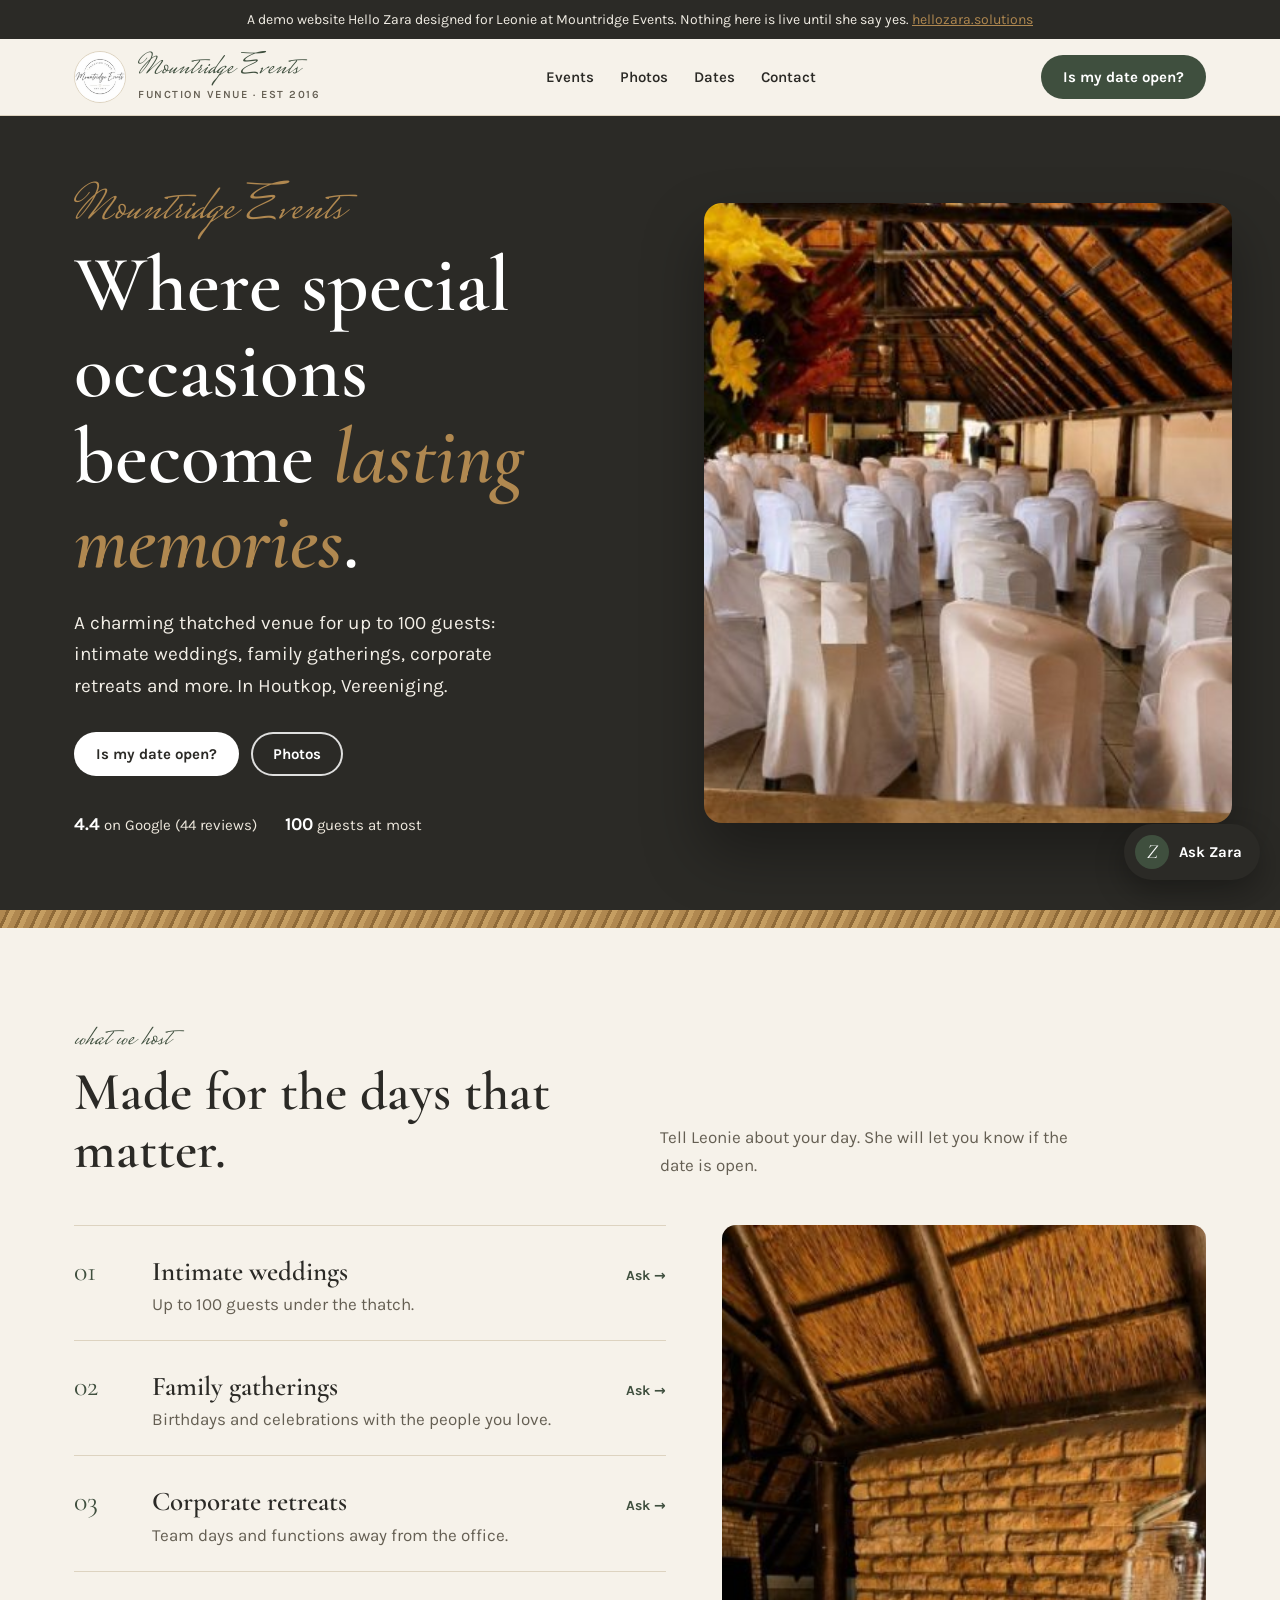
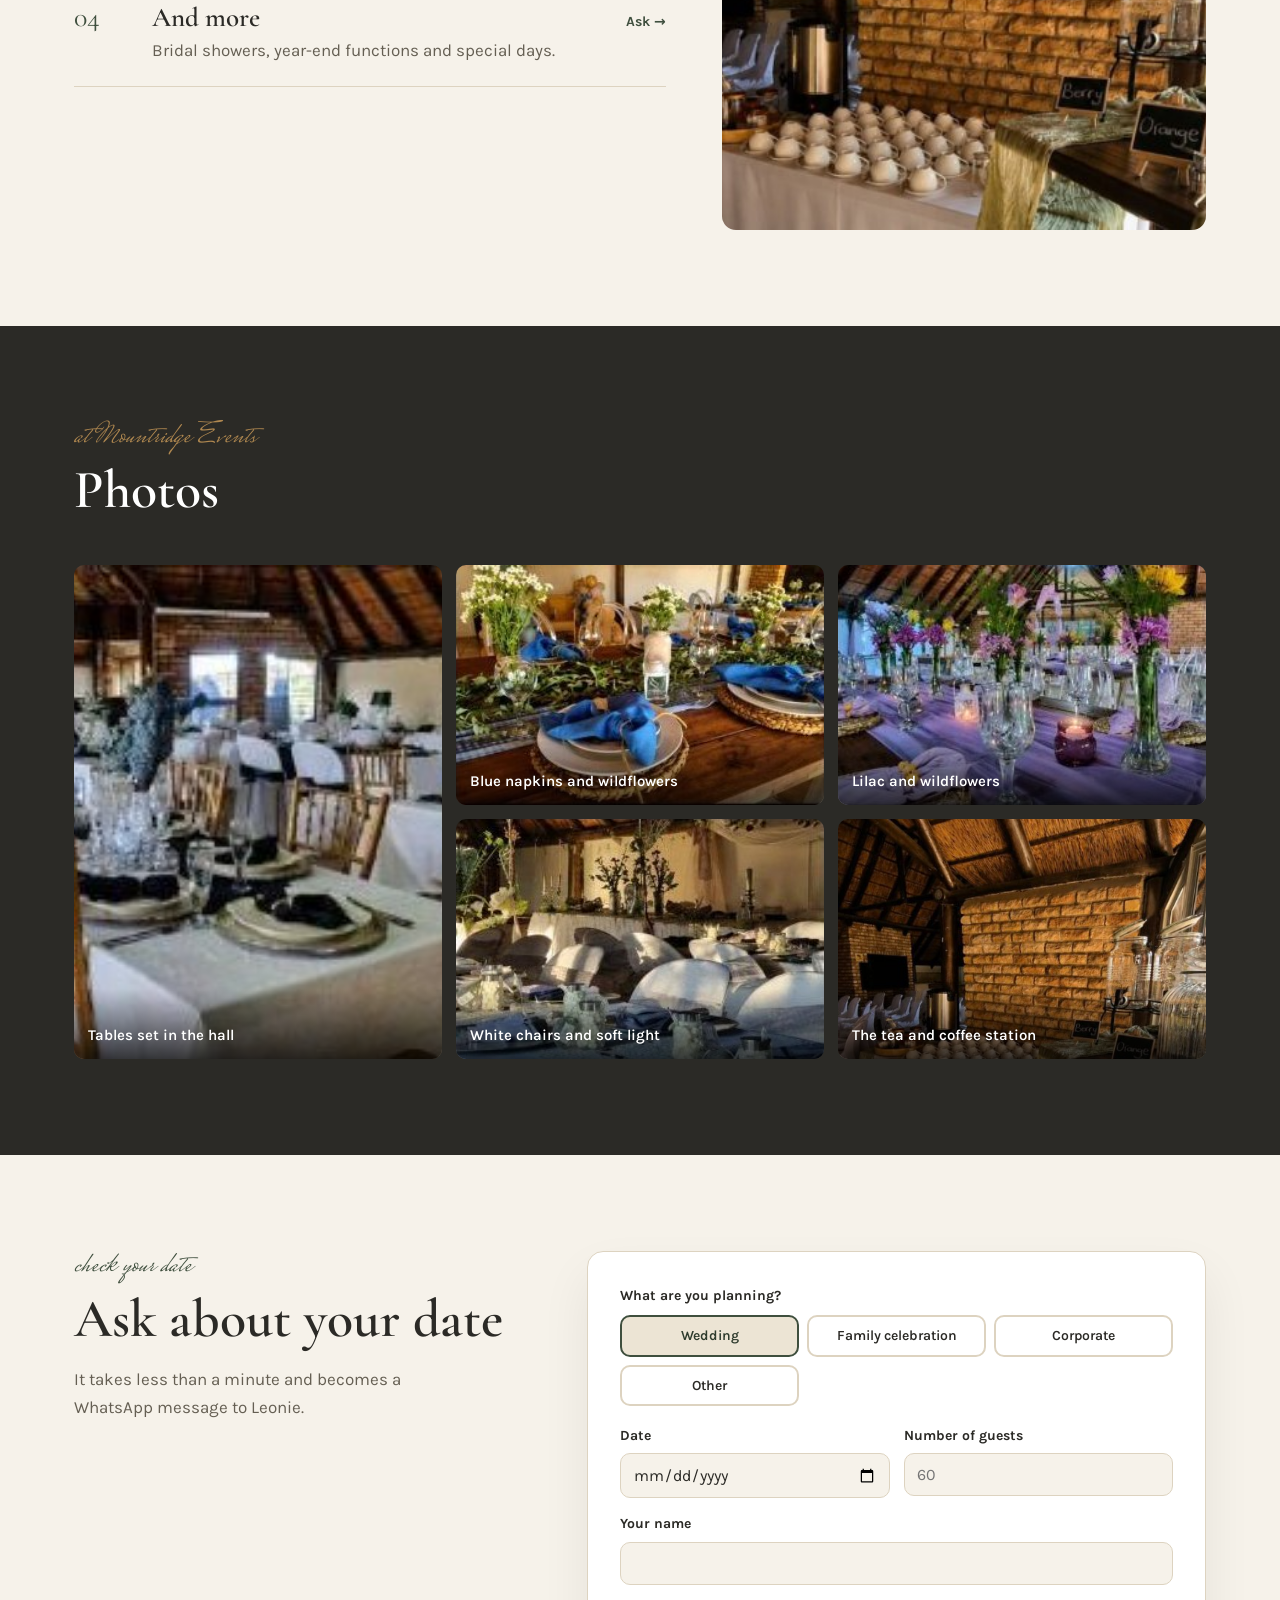
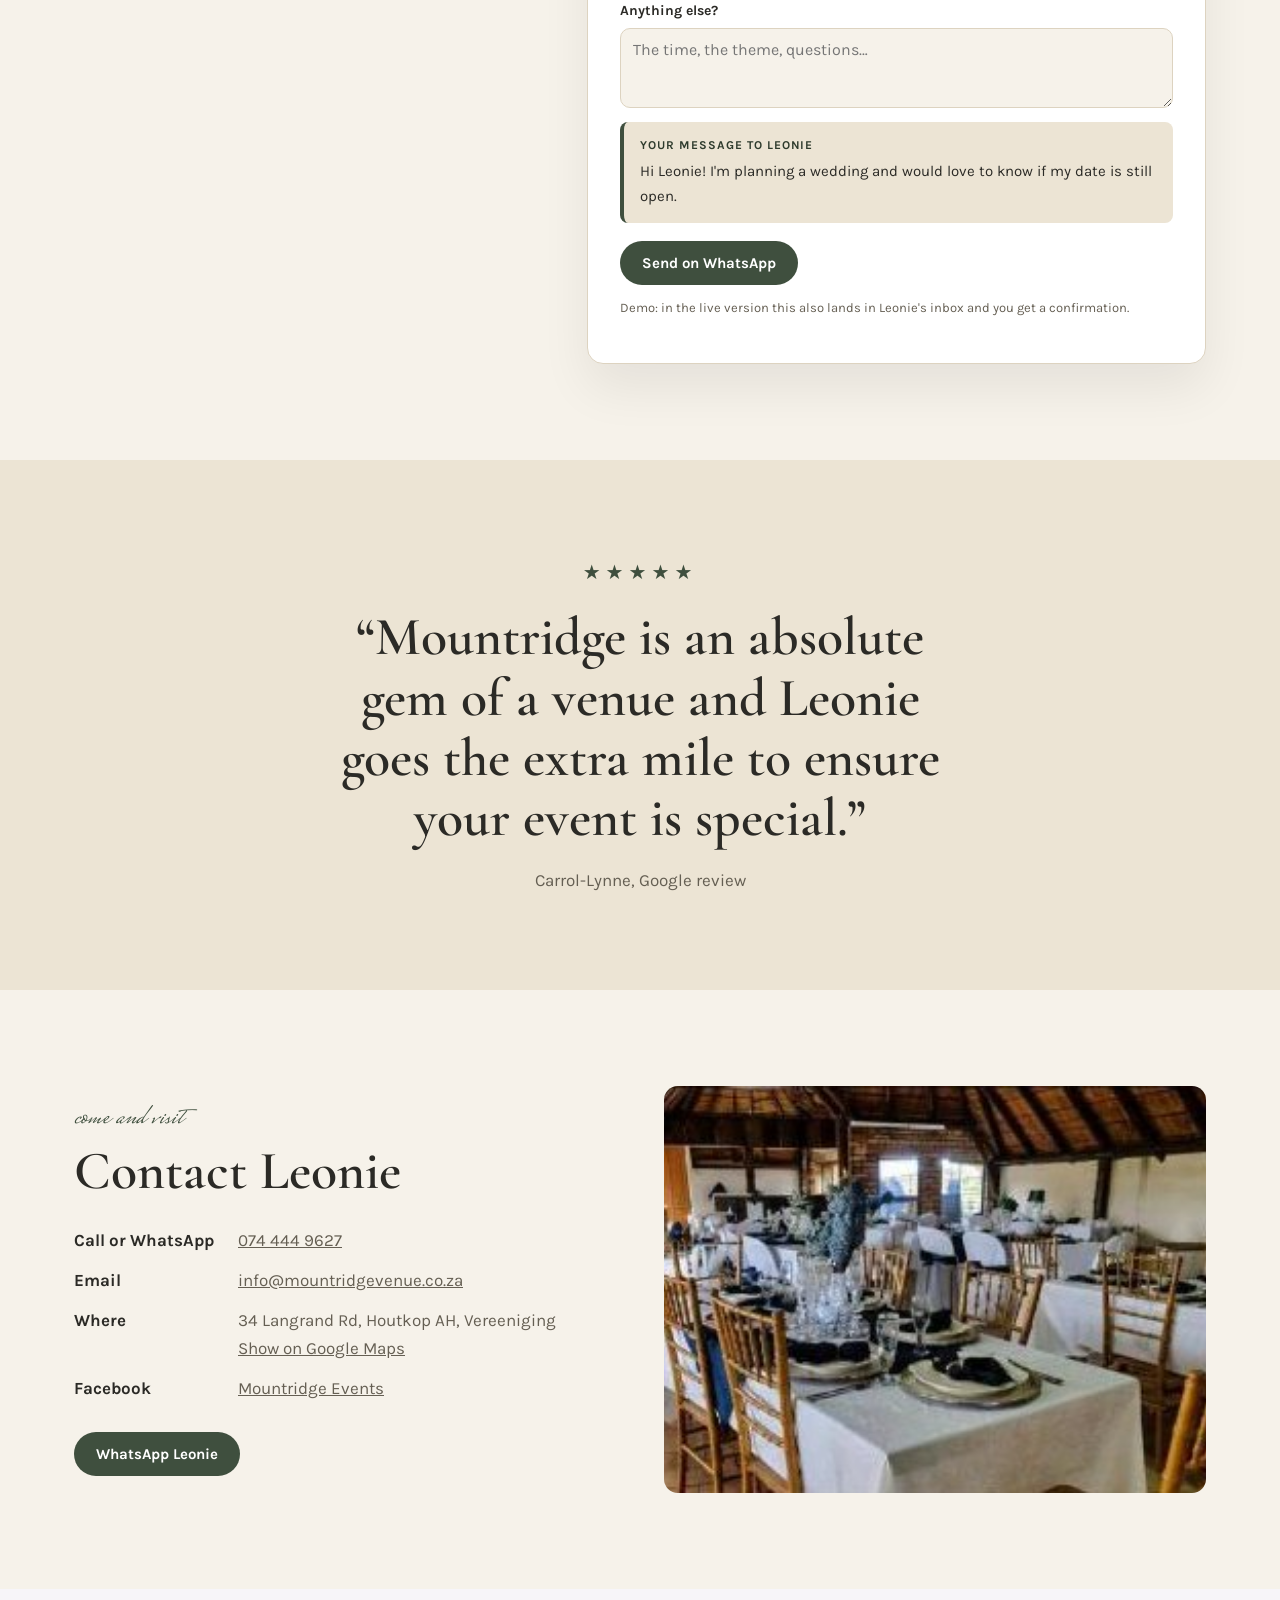
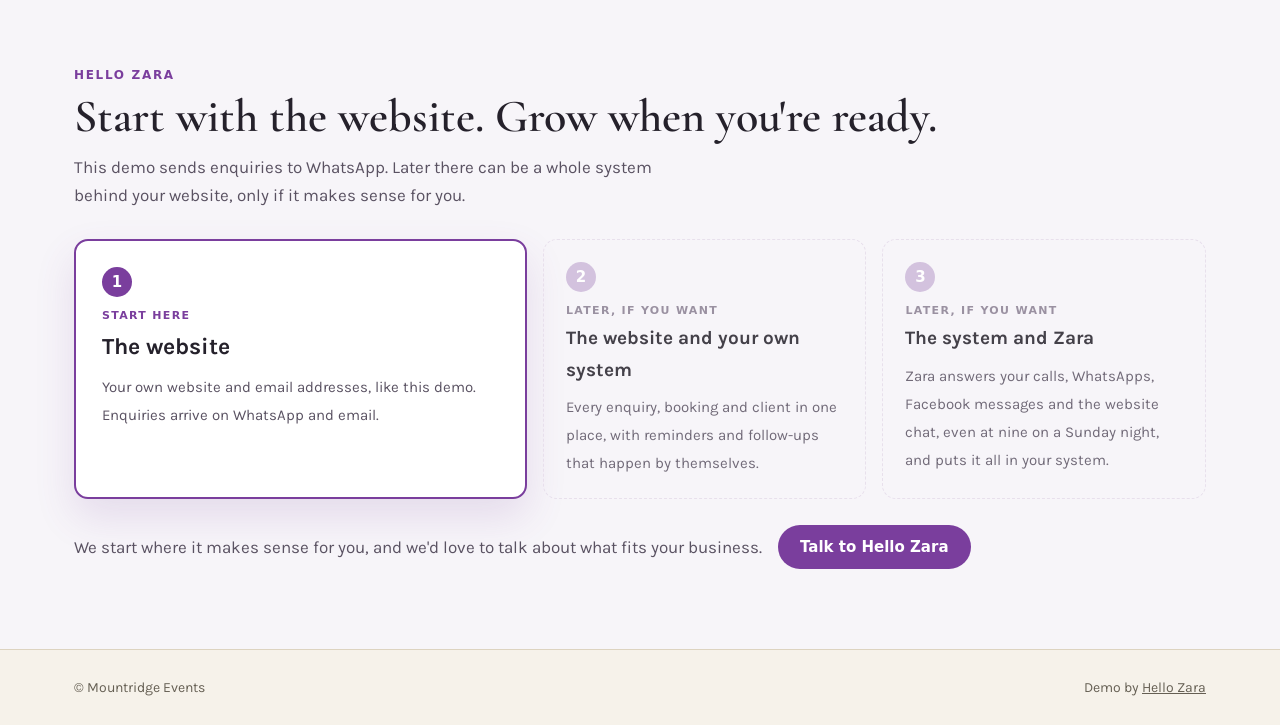
<file: mountridge/index.html>
<!doctype html>
<html lang="en">
<head>
<meta charset="utf-8">
<meta name="viewport" content="width=device-width,initial-scale=1">
<meta name="robots" content="noindex,nofollow">
<title>Mountridge Events · Function Venue · Houtkop, Vereeniging</title>
<meta name="description" content="A charming thatched function venue in Houtkop, Vereeniging for up to 100 guests: intimate weddings, family gatherings and corporate retreats.">
<link rel="preconnect" href="https://fonts.googleapis.com"><link rel="preconnect" href="https://fonts.gstatic.com" crossorigin>
<link href="https://fonts.googleapis.com/css2?family=Mrs+Saint+Delafield&family=Cormorant+Garamond:ital,wght@0,500;0,600;1,500&family=Karla:wght@400;600;700&display=swap" rel="stylesheet">
<style>
:root{--a:#3f4f3e;--a2:#2e3b2d;--bg:#f6f2ea;--panel:#ece4d4;--ink:#2b2a26;--muted:#655f53;--line:#ddd3c0;--dark:#2b2a26;--accent:#b08850;--soft:#efe6d6;--head:"Cormorant Garamond",Georgia,serif;--body:"Karla",system-ui,sans-serif;--script:"Mrs Saint Delafield",cursive}
*{box-sizing:border-box}
html{scroll-behavior:smooth}
@media (prefers-reduced-motion:reduce){html{scroll-behavior:auto}*{transition:none!important}}
body{margin:0;background:var(--bg);color:var(--ink);font:400 17px/1.65 var(--body)}
img{max-width:100%;height:auto;display:block}
a{color:inherit}
:focus-visible{outline:3px solid var(--accent);outline-offset:3px;border-radius:4px}
.wrap{max-width:1180px;margin:0 auto;padding:0 24px}
h1,h2,h3{font-family:var(--head);font-weight:600;line-height:1.08;margin:0}
.demo-note{background:var(--dark);color:#f1ede4;font-size:14px;text-align:center;padding:8px 16px}
.demo-note a{color:var(--accent)}
header{position:sticky;top:0;z-index:20;background:color-mix(in srgb,var(--bg) 94%,transparent);backdrop-filter:blur(8px);border-bottom:1px solid var(--line)}
.nav{display:flex;align-items:center;justify-content:space-between;gap:16px;height:76px}
.brand{display:flex;align-items:center;gap:12px;text-decoration:none}
.brand img{width:52px;height:52px;border-radius:50%;object-fit:cover;border:1px solid var(--line)}
.brand span{font-family:var(--script);font-size:30px;color:var(--a);line-height:1}
.brand small{display:block;font:600 11px var(--body);letter-spacing:.14em;color:var(--muted);margin-top:4px}
.nav ul{display:flex;gap:26px;list-style:none;margin:0;padding:0;font-weight:600;font-size:15px}
.nav ul a{text-decoration:none}
.nav ul a:hover{color:var(--a)}
.btn{display:inline-flex;align-items:center;gap:8px;background:var(--a);color:#fff;text-decoration:none;font:700 15px var(--body);padding:13px 22px;border-radius:999px;border:0;cursor:pointer}
.btn:hover{background:var(--a2)}
.btn.light{background:#fff;color:var(--dark)}
.btn.light:hover{background:var(--soft)}
.btn.line{background:transparent;color:#fff;box-shadow:inset 0 0 0 2px rgba(255,255,255,.85)}
.btn.line:hover{background:rgba(255,255,255,.14)}
.hero{position:relative;min-height:660px;display:flex;align-items:flex-end;color:#fff;background:var(--dark);overflow:hidden}
.hero>img{position:absolute;inset:0;width:100%;height:100%;object-fit:cover}
.hero::after{content:"";position:absolute;inset:0;background:linear-gradient(90deg,rgba(15,18,16,.82) 0%,rgba(15,18,16,.55) 45%,rgba(15,18,16,.1) 100%)}
.hero .wrap{position:relative;z-index:1;padding-top:90px;padding-bottom:80px;width:100%}
.script-name{font-family:var(--script);font-size:clamp(34px,4vw,52px);color:var(--accent);line-height:1;margin-bottom:6px}
.hero h1{font-size:clamp(44px,6.2vw,84px);max-width:13ch;color:#fff}
.hero h1 em{font-style:italic;color:var(--accent)}
.hero p{font-size:19px;max-width:42ch;margin:22px 0 30px;color:#f2eee6}
.actions{display:flex;flex-wrap:wrap;gap:12px}
.proof{display:flex;flex-wrap:wrap;gap:10px 28px;margin-top:34px;font-size:15px;color:#efe9de}
.proof b{color:#fff;font-size:18px}
.band{height:18px;background:var(--a)}
.m-windmill .band{background:repeating-linear-gradient(90deg,var(--a) 0 22px,var(--accent) 22px 26px,var(--soft) 26px 30px)}
.m-gold .band{height:6px;background:linear-gradient(90deg,transparent,var(--a),transparent);margin:0}
.m-thatch .band{background:repeating-linear-gradient(115deg,#b08850 0 6px,#8f6a38 6px 9px,#c59e62 9px 14px)}
.m-flowers .band{background:linear-gradient(90deg,#c8306b,#f2a516,#7a4fb5,#3f7d4f,#c8306b)}
.m-lights .band{height:22px;background:var(--dark) radial-gradient(circle,#fff6c9 2px,transparent 3px) 0 50%/26px 22px repeat-x}
section{padding:96px 0}
.eyebrow{font-family:var(--script);color:var(--a);font-size:30px;line-height:1.1;margin-bottom:6px}
.head{display:grid;grid-template-columns:1fr 1fr;gap:40px;align-items:end;margin-bottom:46px}
.head h2{font-size:clamp(34px,4.2vw,54px)}
.head p{margin:0;max-width:44ch;color:var(--muted)}
.menu{display:grid;grid-template-columns:1.1fr .9fr;gap:56px;align-items:start}
.menu ol{list-style:none;margin:0;padding:0;counter-reset:m}
.menu li{counter-increment:m;display:grid;grid-template-columns:60px 1fr auto;gap:18px;align-items:baseline;padding:22px 0;border-bottom:1px solid var(--line)}
.menu li:first-child{border-top:1px solid var(--line)}
.menu li::before{content:counter(m,decimal-leading-zero);font-family:var(--head);font-size:28px;color:var(--a)}
.menu h3{font-size:27px}
.menu p{margin:4px 0 0;color:var(--muted)}
.menu li a{font-weight:700;font-size:14px;color:var(--a);text-decoration:none;white-space:nowrap}
.menu li a:hover{text-decoration:underline}
.menu figure{margin:0;position:sticky;top:100px}
.menu figure img{border-radius:14px;aspect-ratio:4/5;object-fit:cover;width:100%}
.gallery-sec{background:var(--dark);color:#fff}
.gallery-sec h2{color:#fff}
.gallery-sec .eyebrow{color:var(--accent)}
.strip{display:grid;gap:14px}
.strip figure{margin:0;position:relative;overflow:hidden;border-radius:10px;min-height:240px}
.strip img{width:100%;height:100%;object-fit:cover;position:absolute;inset:0}
.strip figcaption{position:absolute;left:0;right:0;bottom:0;padding:34px 14px 12px;background:linear-gradient(transparent,rgba(0,0,0,.72));font-weight:600;font-size:15px}
.strip.n2{grid-template-columns:1fr 1fr;grid-auto-rows:460px}
.strip.n3{grid-template-columns:1.4fr 1fr 1fr;grid-auto-rows:460px}
.strip.n5{grid-template-columns:repeat(3,1fr);grid-auto-rows:240px}
.strip.n5 figure:first-child{grid-row:span 2}
.quote{display:grid;grid-template-columns:.85fr 1.15fr;gap:56px;align-items:start}
.quote aside h2{font-size:clamp(34px,4.2vw,54px)}
.quote aside p{color:var(--muted);max-width:38ch}
.avail{background:var(--soft);border-radius:12px;padding:18px 20px;margin-top:22px}
.avail b{font-family:var(--head);font-size:20px}
.avail ul{margin:10px 0;padding:0;list-style:none}
.avail li{padding:6px 0;border-bottom:1px dashed var(--line)}
.avail strong{color:var(--a);margin-right:8px}
.avail p{font-size:13px;margin:6px 0 0}
form.card{background:#fff;border:1px solid var(--line);border-radius:16px;padding:32px;box-shadow:0 24px 50px rgba(20,20,20,.07)}
fieldset{border:0;padding:0;margin:0 0 18px}
legend{font-weight:700;font-size:14px;margin-bottom:8px;padding:0}
.opts{display:grid;grid-template-columns:repeat(3,1fr);gap:8px}
.opts label{cursor:pointer;position:relative}
.opts input{position:absolute;opacity:0}
.opts span{display:block;text-align:center;padding:10px 8px;border:2px solid var(--line);border-radius:10px;font-weight:600;font-size:14px;line-height:1.25}
.opts input:checked+span{border-color:var(--a);background:var(--panel);color:var(--a2)}
.opts input:focus-visible+span{outline:3px solid var(--accent);outline-offset:2px}
.row{display:grid;grid-template-columns:1fr 1fr;gap:14px}
.field{display:flex;flex-direction:column;gap:6px;margin-bottom:14px;font-weight:700;font-size:14px}
.field input,.field textarea{font:400 16px var(--body);border:1px solid var(--line);border-radius:10px;padding:11px 12px;background:var(--bg);color:var(--ink)}
.field textarea{min-height:80px;resize:vertical}
.out{background:var(--panel);border-left:4px solid var(--a);border-radius:8px;padding:14px 16px;white-space:pre-line;font-size:15px;margin:4px 0 18px}
.out b{display:block;font-size:12px;letter-spacing:.08em;color:var(--a2);margin-bottom:4px}
.small{font-size:13px;color:var(--muted);margin-top:12px}
.review{background:var(--panel);text-align:center}
.review blockquote{margin:0 auto;font:600 clamp(30px,4.2vw,54px)/1.12 var(--head);max-width:24ch;color:var(--dark)}
.review .stars{color:var(--a);letter-spacing:5px;font-size:20px;margin-bottom:18px}
.review cite{display:block;margin-top:18px;font-style:normal;color:var(--muted)}
.contact{display:grid;grid-template-columns:1fr 1fr;gap:48px;align-items:center}
.contact h2{font-size:clamp(34px,4.2vw,54px)}
.contact dl{display:grid;grid-template-columns:auto 1fr;gap:12px 24px;margin:26px 0 30px}
.contact dt{font-weight:700}
.contact dd{margin:0;color:var(--muted);word-break:break-word}
.contact .pic img{border-radius:14px;aspect-ratio:4/3;object-fit:cover;width:100%}
footer{border-top:1px solid var(--line);padding:26px 0;font-size:14px;color:var(--muted)}
footer .wrap{display:flex;justify-content:space-between;flex-wrap:wrap;gap:12px}
.zara-btn{position:fixed;right:20px;bottom:20px;z-index:40;display:flex;align-items:center;gap:10px;background:var(--dark);color:#fff;border:0;border-radius:999px;padding:11px 18px 11px 11px;font:700 15px var(--body);cursor:pointer;box-shadow:0 12px 30px rgba(0,0,0,.3)}
.zara-btn i{width:34px;height:34px;border-radius:50%;background:var(--a);display:grid;place-items:center;font:italic 20px var(--head)}
.chat{position:fixed;right:20px;bottom:84px;z-index:41;width:min(370px,calc(100vw - 32px));height:min(540px,calc(100vh - 120px));background:#fff;border-radius:16px;box-shadow:0 24px 60px rgba(0,0,0,.28);display:none;flex-direction:column;overflow:hidden}
.chat.open{display:flex}
.chat-top{background:var(--a);color:#fff;padding:14px 16px;display:flex;justify-content:space-between;align-items:center}
.chat-top b{display:block}
.chat-top small{opacity:.9}
.chat-top button{background:none;border:0;color:#fff;font-size:24px;cursor:pointer;line-height:1}
.log{flex:1;overflow:auto;padding:16px;display:flex;flex-direction:column;gap:10px;background:var(--bg)}
.msg{max-width:86%;padding:10px 13px;border-radius:12px;font-size:15px;line-height:1.45}
.msg.z{background:#fff;border:1px solid var(--line);align-self:flex-start;border-bottom-left-radius:3px}
.msg.u{background:var(--a);color:#fff;align-self:flex-end;border-bottom-right-radius:3px}
.quick{display:flex;flex-wrap:wrap;gap:6px;padding:10px 12px;border-top:1px solid var(--line)}
.quick button{font:600 13px var(--body);border:1px solid var(--line);background:#fff;color:var(--ink);border-radius:999px;padding:6px 11px;cursor:pointer}
.quick button:hover{border-color:var(--a)}
.ask{display:flex;gap:8px;padding:10px 12px 14px}
.ask input{flex:1;font:inherit;font-size:15px;border:1px solid var(--line);border-radius:999px;padding:9px 14px}
.ask button{border:0;background:var(--a);color:#fff;border-radius:999px;padding:0 16px;font-weight:700;cursor:pointer}
.chat-note{font-size:11px;color:var(--muted);text-align:center;padding:0 12px 10px}
@media (max-width:900px){
  .nav ul{display:none}
  .hero{min-height:580px}
  .hero::after{background:linear-gradient(0deg,rgba(15,18,16,.9) 0%,rgba(15,18,16,.55) 60%,rgba(15,18,16,.2) 100%)}
  .head,.menu,.quote,.contact{grid-template-columns:1fr}
  .head{gap:14px}
  .menu figure{position:static}
  .strip.n2,.strip.n3{grid-template-columns:1fr 1fr;grid-auto-rows:300px}
  .strip.n3 figure:first-child{grid-column:1/3}
  .strip.n5{grid-template-columns:1fr 1fr;grid-auto-rows:200px}
  .strip.n5 figure:first-child{grid-column:1/3;grid-row:auto}
  section{padding:68px 0}
}
@media (max-width:520px){
  .wrap{padding:0 16px}
  .brand small{display:none}
  .brand span{font-size:24px}
  .nav .btn{padding:10px 14px;font-size:13px}
  .opts{grid-template-columns:1fr 1fr}
  .row{grid-template-columns:1fr}
  .menu li{grid-template-columns:40px 1fr}
  .menu li a{grid-column:2}
  .strip.n2{grid-template-columns:1fr;grid-auto-rows:340px}
  .zara-btn span{display:none}
  .zara-btn{padding:11px}
}

.hero.split{display:grid;grid-template-columns:1.1fr .9fr;align-items:center;min-height:auto}
.hero.split::after{display:none}
.hero.split>img{position:relative;order:2;inset:auto;height:auto;max-height:620px;width:calc(100% - 48px);margin:48px 48px 48px 0;border-radius:18px;object-fit:cover;aspect-ratio:4/5;box-shadow:0 30px 60px rgba(0,0,0,.35)}
.hero.split .wrap{order:1;padding:70px 24px 70px max(24px,calc((100vw - 1180px)/2 + 24px))}
@media (max-width:900px){.hero.split{grid-template-columns:1fr}.hero.split>img{order:1;width:calc(100% - 32px);margin:16px;max-height:420px;aspect-ratio:4/3}.hero.split .wrap{order:2;padding:20px 16px 56px}}

.m-windmill .hero:not(.split)>img{object-position:70% 40%}
.quote>*,.contact>*,.menu>*,.head>*{min-width:0}
body{overflow-x:clip}
@media (max-width:900px){.hero:not(.split)::after{background:linear-gradient(0deg,rgba(15,18,16,.92) 0%,rgba(15,18,16,.72) 55%,rgba(15,18,16,.55) 100%)}}
.m-windmill .hero:not(.split)::after{background:linear-gradient(90deg,rgba(20,30,26,.88) 0%,rgba(20,30,26,.62) 50%,rgba(20,30,26,.15) 100%)}

</style>
<style id="hz-more-css">
.hz-more{padding:80px 0;background:#f7f5f9;color:#25212b;font-family:inherit}
.hz-more .hz-w{max-width:1180px;margin:0 auto;padding:0 24px}
.hz-more .hz-tag{font:700 12px/1 system-ui,sans-serif;letter-spacing:.14em;color:#7a3e9d;text-transform:uppercase;margin-bottom:10px}
.hz-more h2{font-size:clamp(30px,3.6vw,46px);margin:0 0 12px;line-height:1.1}
.hz-more .hz-p{max-width:60ch;margin:0 0 30px;color:#5a5262}
.hz-more ol{list-style:none;margin:0;padding:0;display:grid;grid-template-columns:1.4fr 1fr 1fr;gap:16px;counter-reset:hz;align-items:stretch}
.hz-more li{counter-increment:hz;background:#fff;border:1px solid #e5dcea;border-radius:14px;padding:22px}
.hz-more li::before{content:counter(hz);display:inline-grid;place-items:center;width:30px;height:30px;border-radius:50%;background:#7a3e9d;color:#fff;font:700 15px system-ui,sans-serif;margin-bottom:12px}
.hz-more li em{display:block;font:700 11px system-ui,sans-serif;letter-spacing:.12em;text-transform:uppercase;color:#7a3e9d;font-style:normal;margin-bottom:6px}
.hz-more li.hz-now{border:2px solid #7a3e9d;box-shadow:0 18px 40px rgba(122,62,157,.14);padding:26px}
.hz-more li.hz-now b{font-size:23px}
.hz-more li.hz-later{background:transparent;border-style:dashed;opacity:.85}
.hz-more li.hz-later::before{background:#cdb9da}
.hz-more li.hz-later em{color:#8a7f92}
.hz-more li b{display:block;font-size:19px;margin-bottom:6px}
.hz-more li span{color:#5a5262;font-size:15px;line-height:1.5}
.hz-more .hz-f{display:flex;flex-wrap:wrap;align-items:center;gap:16px;margin-top:26px}
.hz-more .hz-f p{margin:0;color:#5a5262}
.hz-more .hz-b{display:inline-block;background:#7a3e9d;color:#fff;text-decoration:none;font:700 15px system-ui,sans-serif;padding:13px 22px;border-radius:999px}
.hz-more .hz-b:hover{background:#5f2f7b}
.hz-more .hz-by{font-size:13px;color:#857c8c;margin-top:14px}
@media (max-width:820px){.hz-more ol{grid-template-columns:1fr}.hz-more{padding:60px 0}.hz-more .hz-w{padding:0 16px}}
</style></head>
<body class="m-thatch">
<div class="demo-note">A demo website Hello Zara designed for Leonie at Mountridge Events. Nothing here is live until she say yes. <a href="https://hellozara.solutions">hellozara.solutions</a></div>
<header><div class="wrap nav">
  <a class="brand" href="#top" aria-label="Mountridge Events"><img src="img/logo.jpg" alt="" width="52" height="52"><div><span>Mountridge Events</span><small>FUNCTION VENUE · EST 2016</small></div></a>
  <ul><li><a href="#geleenthede">Events</a></li><li><a href="#fotos">Photos</a></li><li><a href="#datum">Dates</a></li><li><a href="#kontak">Contact</a></li></ul>
  <a class="btn" href="#datum">Is my date open?</a>
</div></header>
<main id="top">
<div class="hero split">
  <img src="img/chairs.jpg" alt="Rows of white-covered chairs under the high thatched roof at Mountridge">
  <div class="wrap">
    <div class="script-name">Mountridge Events</div>
    <h1>Where special occasions become <em>lasting memories</em>.</h1>
    <p>A charming thatched venue for up to 100 guests: intimate weddings, family gatherings, corporate retreats and more. In Houtkop, Vereeniging.</p>
    <div class="actions"><a class="btn light" href="#datum">Is my date open?</a><a class="btn line" href="#fotos">Photos</a></div>
    <div class="proof"><span><b>4.4</b> on Google (44 reviews)</span><span><b>100</b> guests at most</span></div>
  </div>
</div>
<div class="band" aria-hidden="true"></div>
<section id="geleenthede"><div class="wrap">
  <div class="head"><div><div class="eyebrow">what we host</div><h2>Made for the days that matter.</h2></div><p>Tell Leonie about your day. She will let you know if the date is open.</p></div>
  <div class="menu"><ol><li><div><h3>Intimate weddings</h3><p>Up to 100 guests under the thatch.</p></div><a href="#datum" data-kind="Wedding">Ask →</a></li><li><div><h3>Family gatherings</h3><p>Birthdays and celebrations with the people you love.</p></div><a href="#datum" data-kind="Family celebration">Ask →</a></li><li><div><h3>Corporate retreats</h3><p>Team days and functions away from the office.</p></div><a href="#datum" data-kind="Corporate">Ask →</a></li><li><div><h3>And more</h3><p>Bridal showers, year-end functions and special days.</p></div><a href="#datum" data-kind="Other">Ask →</a></li></ol>
  <figure><img src="img/tea.jpg" alt="A tea and coffee station with juice dispensers in the thatched hall" loading="lazy"></figure></div>
</div></section>
<section id="fotos" class="gallery-sec"><div class="wrap">
  <div class="head"><div><div class="eyebrow">at Mountridge Events</div><h2>Photos</h2></div></div>
  <div class="strip n5"><figure><img src="img/t2.jpg" alt="Tables set in the hall" loading="lazy"><figcaption>Tables set in the hall</figcaption></figure><figure><img src="img/t1.jpg" alt="Blue napkins and wildflowers" loading="lazy"><figcaption>Blue napkins and wildflowers</figcaption></figure><figure><img src="img/t3.jpg" alt="Lilac and wildflowers" loading="lazy"><figcaption>Lilac and wildflowers</figcaption></figure><figure><img src="img/t4.jpg" alt="White chairs and soft light" loading="lazy"><figcaption>White chairs and soft light</figcaption></figure><figure><img src="img/tea.jpg" alt="The tea and coffee station" loading="lazy"><figcaption>The tea and coffee station</figcaption></figure></div>
</div></section>
<section id="datum"><div class="wrap quote">
  <aside><div class="eyebrow">check your date</div><h2>Ask about your date</h2><p>It takes less than a minute and becomes a WhatsApp message to Leonie.</p></aside>
  <form class="card" id="q" novalidate>
    <fieldset><legend>What are you planning?</legend><div class="opts"><label><input type="radio" name="kind" value="Wedding" checked><span>Wedding</span></label><label><input type="radio" name="kind" value="Family celebration"><span>Family celebration</span></label><label><input type="radio" name="kind" value="Corporate"><span>Corporate</span></label><label><input type="radio" name="kind" value="Other"><span>Other</span></label></div></fieldset>
    <div class="row"><label class="field">Date<input type="date" id="d"></label><label class="field">Number of guests<input id="g" inputmode="numeric" placeholder="60"></label></div>
    <label class="field">Your name<input id="n" autocomplete="given-name"></label>
    <label class="field">Anything else?<textarea id="x" placeholder="The time, the theme, questions…"></textarea></label>
    <div class="out" aria-live="polite"><b>YOUR MESSAGE TO LEONIE</b><span id="msg"></span></div>
    <button class="btn" type="submit">Send on WhatsApp</button>
    <p class="small">Demo: in the live version this also lands in Leonie&#x27;s inbox and you get a confirmation.</p>
  </form>
</div></section>
<section class="review"><div class="wrap"><div class="stars" aria-label="5">★★★★★</div><blockquote>“Mountridge is an absolute gem of a venue and Leonie goes the extra mile to ensure your event is special.”</blockquote><cite>Carrol-Lynne, Google review</cite></div></section>
<section id="kontak"><div class="wrap contact">
  <div><div class="eyebrow">come and visit</div><h2>Contact Leonie</h2>
  <dl><dt>Call or WhatsApp</dt><dd><a href="https://wa.me/27744449627" target="_blank" rel="noopener">074 444 9627</a></dd>
  <dt>Email</dt><dd><a href="mailto:info@mountridgevenue.co.za">info@mountridgevenue.co.za</a></dd>
  <dt>Where</dt><dd>34 Langrand Rd, Houtkop AH, Vereeniging<br><a href="https://www.google.com/maps/search/?api=1&query=Mountridge+Events+Function+Venue+Vereeniging" target="_blank" rel="noopener">Show on Google Maps</a></dd>
  <dt>Facebook</dt><dd><a href="https://www.facebook.com/MountridgeEventsFunctionVenue" target="_blank" rel="noopener">Mountridge Events</a></dd></dl>
  <a class="btn" href="https://wa.me/27744449627" target="_blank" rel="noopener">WhatsApp Leonie</a></div>
  <div class="pic"><img src="img/t2.jpg" alt="Tables set in the hall" loading="lazy"></div>
</div></section>
</main>
<section class="hz-more" id="meer" aria-label="Start with the website. Grow when you&#x27;re ready."><div class="hz-w">
<div class="hz-tag">Hello Zara</div><h2>Start with the website. Grow when you&#x27;re ready.</h2><p class="hz-p">This demo sends enquiries to WhatsApp. Later there can be a whole system behind your website, only if it makes sense for you.</p>
<ol><li class="hz-now"><em>Start here</em><b>The website</b><span>Your own website and email addresses, like this demo. Enquiries arrive on WhatsApp and email.</span></li><li class="hz-later"><em>Later, if you want</em><b>The website and your own system</b><span>Every enquiry, booking and client in one place, with reminders and follow-ups that happen by themselves.</span></li><li class="hz-later"><em>Later, if you want</em><b>The system and Zara</b><span>Zara answers your calls, WhatsApps, Facebook messages and the website chat, even at nine on a Sunday night, and puts it all in your system.</span></li></ol>
<div class="hz-f"><p>We start where it makes sense for you, and we&#x27;d love to talk about what fits your business.</p><a class="hz-b" href="https://wa.me/27788617650?text=Hi%2C%20I%20saw%20the%20demo%20website%20for%20Mountridge%20Events." target="_blank" rel="noopener">Talk to Hello Zara</a></div>
</div></section>
<footer><div class="wrap"><span>© Mountridge Events</span><span>Demo by <a href="https://hellozara.solutions">Hello Zara</a></span></div></footer>
<button class="zara-btn" id="zo" aria-expanded="false" aria-controls="chat"><i>Z</i><span>Ask Zara</span></button>
<div class="chat" id="chat" role="dialog" aria-label="Zara">
  <div class="chat-top"><div><b>Zara · Mountridge Events</b><small>Leonie&#x27;s assistant (demo)</small></div><button id="zc" aria-label="×">×</button></div>
  <div class="log" id="log" aria-live="polite"></div>
  <div class="quick" id="quick"><button data-q="date">Is my date open?</button><button data-q="what">What do you host?</button><button data-q="where">Where are you?</button><button data-q="price">What does it cost?</button></div>
  <form class="ask" id="ask"><input id="ai" placeholder="Type your question…" aria-label="Type your question…"><button>Send</button></form>
  <div class="chat-note">Demo chat by Hello Zara</div>
</div>
<script>
const C={"WA": "27744449627", "L": {"lang": "en", "demo_note": "A demo website Hello Zara designed for Leonie at Mountridge Events. Nothing here is live until she say yes.", "nav": ["Events", "Photos", "Dates", "Contact"], "cta": "Is my date open?", "events_eyebrow": "what we host", "gallery_eyebrow": "at Mountridge Events", "form_eyebrow": "check your date", "form_title": "Ask about your date", "form_sub": "It takes less than a minute and becomes a WhatsApp message to Leonie.", "kind": "What are you planning?", "date": "Date", "guests": "Number of guests", "yourname": "Your name", "extra": "Anything else?", "extra_ph": "The time, the theme, questions…", "out": "YOUR MESSAGE TO LEONIE", "send": "Send on WhatsApp", "small": "Demo: in the live version this also lands in Leonie's inbox and you get a confirmation.", "contact_eyebrow": "come and visit", "contact_title": "Contact Leonie", "call": "Call or WhatsApp", "email": "Email", "where": "Where", "maps": "Show on Google Maps", "wa_btn": "WhatsApp Leonie", "footer": "Demo by", "review_src": "Google review", "zara_btn": "Ask Zara", "zara_sub": "Leonie's assistant (demo)", "zara_hi": "Hi! I'm Zara, Leonie's assistant at Mountridge Events. I can check whether your date is open or answer a quick question.", "q_date": "Is my date open?", "q_what": "What do you host?", "q_where": "Where are you?", "q_price": "What does it cost?", "ask_ph": "Type your question…", "send_short": "Send", "chat_note": "Demo chat by Hello Zara", "f1": "Lovely! What kind of event is it?", "f2": "Which date?", "f3": "Roughly how many guests?", "f4": "Last one: what's your name?", "f5": "Thank you, {n}! I've noted: {k}, {d}, about {g} guests.", "f6": "In the live version Leonie gets this straight away and lets you know if the date is open. You also get a reminder.", "unk": "Good question! I'll make sure Leonie sees it. You can also WhatsApp {phone}.", "msg_hi": "Hi Leonie{n}! I'm planning a {k} and would love to know if my date is still open.", "msg_date": "Date", "msg_g": "Guests", "msg_x": "Also", "dis": ", it's ", "rx_date": "date|open|availab|book", "rx_price": "price|cost|how much|r\\d", "rx_where": "where|address|location|directions", "rx_what": "what|host|offer|wedding|party|function"}, "A": {"what": "Mountridge is a thatched function venue for up to 100 guests: intimate weddings, family gatherings, corporate retreats and more.", "where": "We are at 34 Langrand Rd, Houtkop AH, Vereeniging.", "price": "Every event is different, so Leonie sends a quote for your date and number of guests. Shall I ask about your date?"}, "phone": "074 444 9627", "owner": "Leonie"};
const L=C.L,$=s=>document.querySelector(s);
function build(){
  const k=document.querySelector('input[name=kind]:checked').value,d=$('#d').value,g=$('#g').value.trim(),n=$('#n').value.trim(),x=$('#x').value.trim();
  let date='';if(d){date=new Date(d+'T12:00').toLocaleDateString(L.lang==='af'?'af-ZA':'en-ZA',{weekday:'long',day:'numeric',month:'long',year:'numeric'});}
  const lines=[L.msg_hi.replace('{n}',n?L.dis+n:'').replace('{k}',k.toLowerCase())];
  if(date)lines.push(L.msg_date+': '+date);
  if(g)lines.push(L.msg_g+': '+g);
  if(x)lines.push(L.msg_x+': '+x);
  return lines.join('\n');
}
const upd=()=>$('#msg').textContent=build();
$('#q').addEventListener('input',upd);
$('#q').addEventListener('submit',e=>{e.preventDefault();window.open('https://wa.me/'+C.WA+'?text='+encodeURIComponent(build()),'_blank','noopener');});
document.querySelectorAll('[data-kind]').forEach(a=>a.addEventListener('click',()=>{const r=document.querySelector(`input[name=kind][value="${a.dataset.kind}"]`);if(r){r.checked=true;upd();}}));
upd();
const log=$('#log'),chat=$('#chat');let step=null,o={};
function say(t,w='z'){const m=document.createElement('div');m.className='msg '+w;m.textContent=t;log.appendChild(m);log.scrollTop=log.scrollHeight;}
function open(){chat.classList.add('open');$('#zo').setAttribute('aria-expanded','true');if(!log.children.length)say(L.zara_hi);$('#ai').focus();}
function close(){chat.classList.remove('open');$('#zo').setAttribute('aria-expanded','false');}
$('#zo').onclick=()=>chat.classList.contains('open')?close():open();$('#zc').onclick=close;
function startQ(){step='kind';o={};say(L.f1);}
function flow(t){
  if(step==='kind'){o.kind=t;step='date';return say(L.f2);}
  if(step==='date'){o.date=t;step='guests';return say(L.f3);}
  if(step==='guests'){o.guests=t;step='name';return say(L.f4);}
  if(step==='name'){step=null;say(L.f5.replace('{n}',t.replace(/^./,c=>c.toUpperCase())).replace('{k}',o.kind).replace('{d}',o.date).replace('{g}',o.guests));return say(L.f6);}
}
function answer(t){const q=t.toLowerCase();
  if(step)return flow(t);
  if(new RegExp(L.rx_date).test(q))return startQ();
  if(new RegExp(L.rx_price).test(q))return say(C.A.price);
  if(new RegExp(L.rx_where).test(q))return say(C.A.where);
  if(new RegExp(L.rx_what).test(q))return say(C.A.what);
  say(L.unk.replace('{phone}',C.phone));}
$('#quick').addEventListener('click',e=>{const b=e.target.closest('button');if(!b)return;say(b.textContent,'u');step=null;b.dataset.q==='date'?startQ():say(C.A[b.dataset.q]);});
$('#ask').addEventListener('submit',e=>{e.preventDefault();const v=$('#ai').value.trim();if(!v)return;say(v,'u');$('#ai').value='';setTimeout(()=>answer(v),350);});

</script>
</body>
</html>
</file>
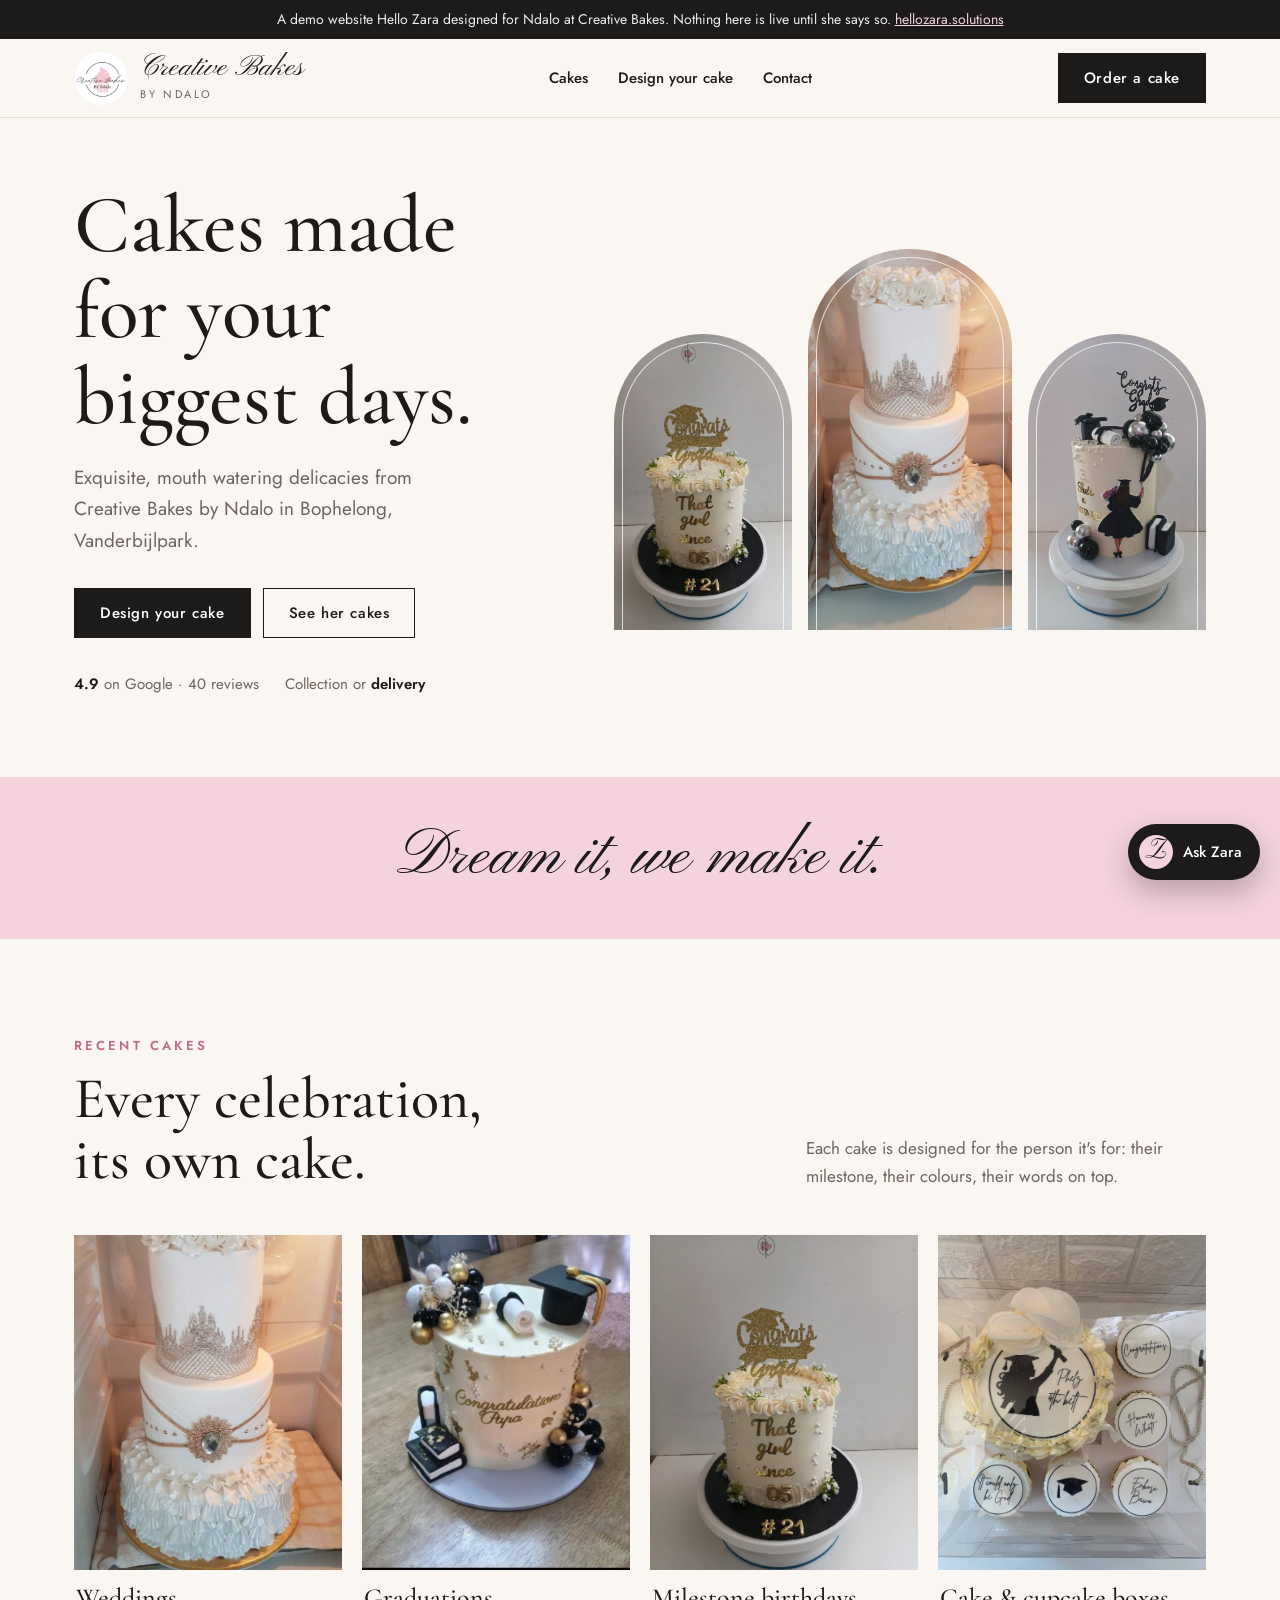
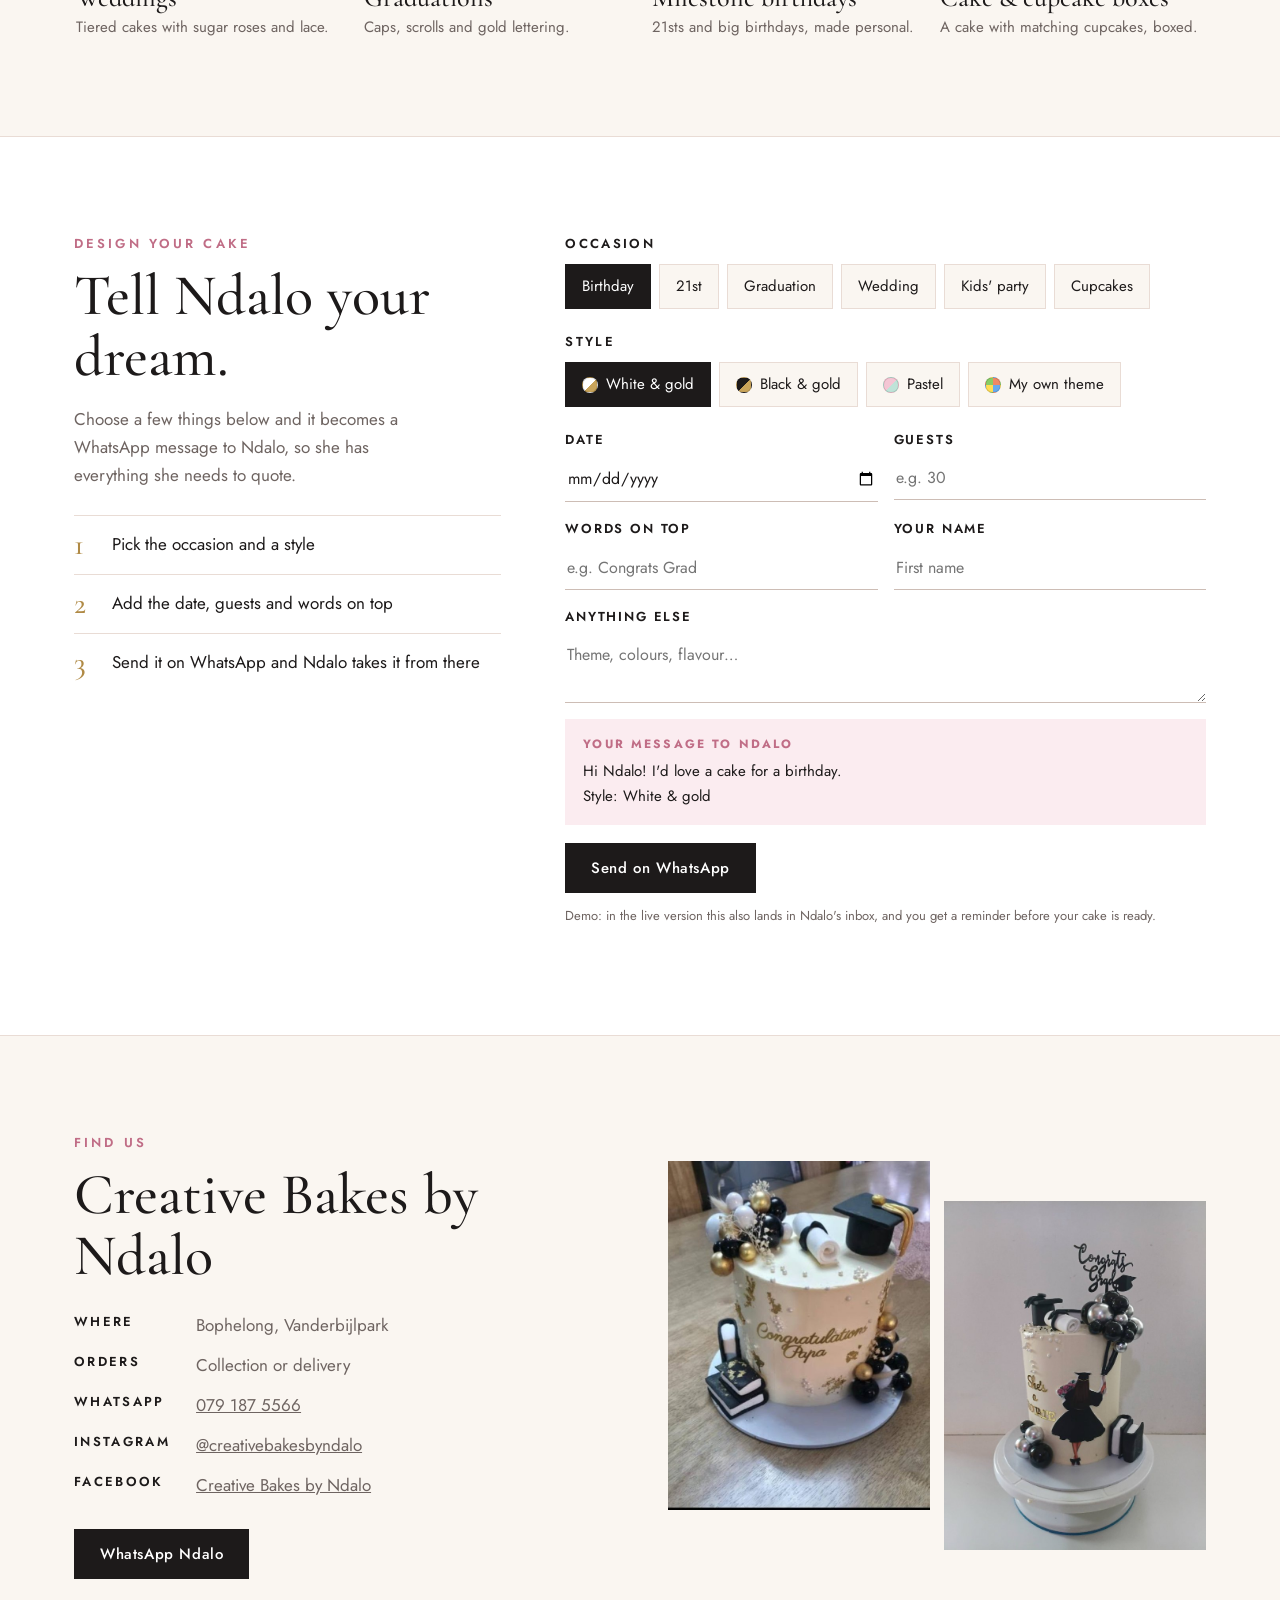
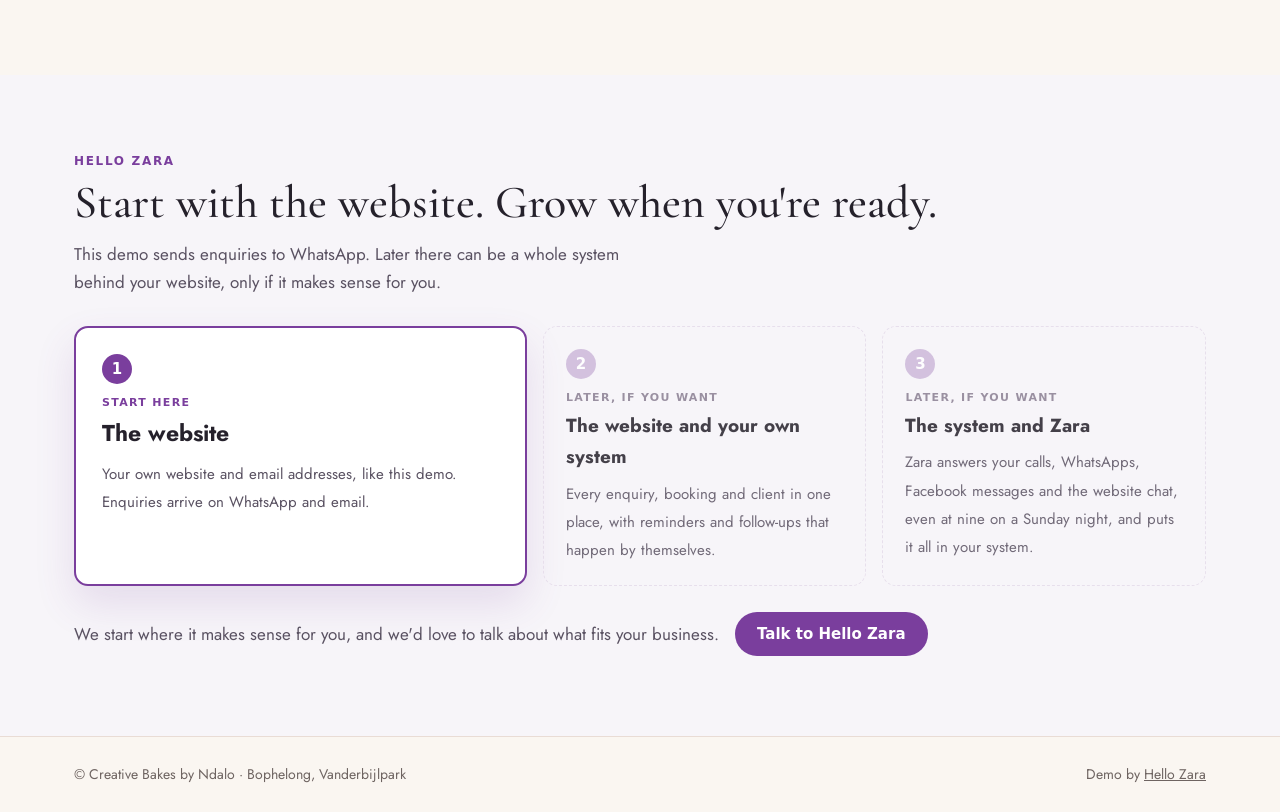
<file: ndalo/index.html>
<!doctype html>
<html lang="en">
<head>
<meta charset="utf-8">
<meta name="viewport" content="width=device-width,initial-scale=1">
<meta name="robots" content="noindex,nofollow">
<title>Creative Bakes by Ndalo · Bophelong, Vanderbijlpark</title>
<meta name="description" content="Exquisite, mouth watering delicacies. Dream it, we make it. Custom cakes and cupcakes in Bophelong, Vanderbijlpark.">
<link rel="preconnect" href="https://fonts.googleapis.com">
<link rel="preconnect" href="https://fonts.gstatic.com" crossorigin>
<link href="https://fonts.googleapis.com/css2?family=Cormorant+Garamond:ital,wght@0,500;0,600;1,500&family=Jost:wght@400;500;600&family=Pinyon+Script&display=swap" rel="stylesheet">
<style>
:root{
  --ivory:#faf6f1;
  --blush:#f4d3dc;
  --blush-soft:#fbecf0;
  --rose:#c06d86;
  --ink:#1d1a1a;
  --gold:#b08a45;
  --muted:#6e6461;
  --line:#e9dcd5;
}
*{box-sizing:border-box}
html{scroll-behavior:smooth}
@media (prefers-reduced-motion:reduce){html{scroll-behavior:auto}*{transition:none!important}}
body{margin:0;background:var(--ivory);color:var(--ink);font:400 17px/1.65 "Jost",system-ui,sans-serif}
img{max-width:100%;height:auto;display:block}
a{color:inherit}
:focus-visible{outline:2px solid var(--rose);outline-offset:3px}
.wrap{max-width:1180px;margin:0 auto;padding:0 24px}
h1,h2,h3{font-family:"Cormorant Garamond",Georgia,serif;font-weight:500;line-height:1.05;margin:0}
.script{font-family:"Pinyon Script",cursive;font-weight:400}

.demo-note{background:var(--ink);color:#eee;font-size:14px;text-align:center;padding:8px 16px}
.demo-note a{color:var(--blush)}

header{position:sticky;top:0;z-index:20;background:rgba(250,246,241,.95);backdrop-filter:blur(8px);border-bottom:1px solid var(--line)}
.nav{display:flex;align-items:center;justify-content:space-between;gap:16px;height:78px}
.brand{display:flex;align-items:center;gap:12px;text-decoration:none}
.brand img{width:54px;height:54px;border-radius:50%}
.brand span{font-family:"Pinyon Script",cursive;font-size:30px;line-height:1}
.brand small{display:block;font-size:11px;letter-spacing:.24em;color:var(--muted);margin-top:2px}
.nav ul{display:flex;gap:30px;list-style:none;margin:0;padding:0;font-size:15px;font-weight:500}
.nav ul a{text-decoration:none}
.nav ul a:hover{color:var(--rose)}
.btn{display:inline-flex;align-items:center;justify-content:center;gap:8px;background:var(--ink);color:#fff;text-decoration:none;font:500 15px "Jost",sans-serif;letter-spacing:.04em;padding:14px 26px;border:0;border-radius:0;cursor:pointer}
.btn:hover{background:#3a3433}
.btn.soft{background:transparent;color:var(--ink);box-shadow:inset 0 0 0 1px var(--ink)}
.btn.soft:hover{background:var(--ink);color:#fff}

/* hero: three cakes in arches */
.hero .wrap{display:grid;grid-template-columns:.9fr 1.1fr;gap:56px;align-items:center;padding-top:64px;padding-bottom:80px}
.hero .script{font-size:44px;color:var(--rose);display:block;margin-bottom:4px}
.hero h1{font-size:clamp(50px,6.4vw,86px)}
.hero p{font-size:19px;color:var(--muted);max-width:34ch;margin:22px 0 32px}
.actions{display:flex;flex-wrap:wrap;gap:12px}
.facts{display:flex;flex-wrap:wrap;gap:8px 26px;margin-top:34px;font-size:15px;color:var(--muted)}
.facts b{color:var(--ink);font-weight:600}
.arches{display:grid;grid-template-columns:1fr 1.15fr 1fr;gap:16px;align-items:end}
.arch{margin:0;border-radius:999px 999px 0 0;overflow:hidden;background:var(--blush);position:relative}
.arch img{width:100%;aspect-ratio:3/5;object-fit:cover}
.arches .mid img{aspect-ratio:3/5.6}
.arch::after{content:"";position:absolute;inset:8px 8px 0;border:1px solid rgba(255,255,255,.75);border-bottom:0;border-radius:999px 999px 0 0;pointer-events:none}

/* tagline band */
.band{background:var(--blush);text-align:center;padding:46px 24px}
.band p{margin:0;font-family:"Pinyon Script",cursive;font-size:clamp(40px,5vw,64px);line-height:1.1}

section{padding:96px 0}
.label{font-size:13px;letter-spacing:.24em;color:var(--rose);font-weight:600;margin-bottom:12px}
.head{display:flex;justify-content:space-between;align-items:end;gap:30px;margin-bottom:44px}
.head h2{font-size:clamp(38px,4.6vw,58px);max-width:15ch}
.head p{margin:0;color:var(--muted);max-width:40ch}

/* occasions */
.occ{display:grid;grid-template-columns:repeat(4,1fr);gap:20px}
.occ figure{margin:0}
.occ img{width:100%;aspect-ratio:4/5;object-fit:cover}
.occ figcaption{padding:14px 2px 0}
.occ h3{font-size:26px}
.occ figcaption p{margin:4px 0 0;color:var(--muted);font-size:15px}

/* brief builder */
.brief{background:#fff;border-top:1px solid var(--line);border-bottom:1px solid var(--line)}
.brief .wrap{display:grid;grid-template-columns:.8fr 1.2fr;gap:64px;align-items:start}
.brief aside h2{font-size:clamp(38px,4.6vw,58px)}
.brief aside p{color:var(--muted);max-width:36ch}
.brief aside ol{margin:26px 0 0;padding:0;list-style:none;counter-reset:b}
.brief aside li{counter-increment:b;display:flex;gap:16px;padding:14px 0;border-top:1px solid var(--line)}
.brief aside li::before{content:counter(b);font:500 30px/1 "Cormorant Garamond",serif;color:var(--gold);width:22px}
form{display:block}
fieldset{border:0;padding:0;margin:0 0 22px}
legend{font-size:13px;letter-spacing:.18em;font-weight:600;margin-bottom:10px;padding:0}
.pills{display:flex;flex-wrap:wrap;gap:8px}
.pills label{position:relative;cursor:pointer}
.pills input{position:absolute;opacity:0}
.pills span{display:inline-block;padding:9px 16px;border:1px solid var(--line);font-size:15px;background:var(--ivory)}
.pills input:checked + span{background:var(--ink);color:#fff;border-color:var(--ink)}
.pills input:focus-visible + span{outline:2px solid var(--rose);outline-offset:2px}
.swatches span{display:inline-flex;align-items:center;gap:8px}
.swatches i{width:16px;height:16px;border-radius:50%;display:inline-block;border:1px solid rgba(0,0,0,.15)}
.row{display:grid;grid-template-columns:1fr 1fr;gap:16px}
.field{display:flex;flex-direction:column;gap:6px;margin-bottom:16px;font-size:13px;letter-spacing:.14em;font-weight:600}
.field input,.field textarea{font:400 16px "Jost",sans-serif;letter-spacing:0;border:0;border-bottom:1px solid #cdbdb5;background:transparent;padding:10px 2px;color:var(--ink)}
.field input:focus,.field textarea:focus{outline:none;border-bottom-color:var(--rose)}
.field textarea{min-height:70px;resize:vertical}
.out{background:var(--blush-soft);padding:16px 18px;white-space:pre-line;font-size:15px;margin:6px 0 18px}
.out b{display:block;font-size:12px;letter-spacing:.18em;color:var(--rose);margin-bottom:4px}
.small{font-size:13px;color:var(--muted);margin-top:12px}

/* contact */
.contact .wrap{display:grid;grid-template-columns:1fr 1fr;gap:56px;align-items:center}
.contact h2{font-size:clamp(38px,4.6vw,58px)}
.contact dl{display:grid;grid-template-columns:auto 1fr;gap:12px 26px;margin:24px 0 30px}
.contact dt{font-size:13px;letter-spacing:.18em;font-weight:600}
.contact dd{margin:0;color:var(--muted)}
.contact .ph{display:grid;grid-template-columns:1fr 1fr;gap:14px}
.contact .ph img{aspect-ratio:3/4;object-fit:cover;width:100%}
.contact .ph img:last-child{margin-top:40px}
footer{border-top:1px solid var(--line);padding:26px 0;font-size:14px;color:var(--muted)}
footer .wrap{display:flex;justify-content:space-between;flex-wrap:wrap;gap:12px}

/* Zara */
.zara-btn{position:fixed;right:20px;bottom:20px;z-index:40;display:flex;align-items:center;gap:10px;background:var(--ink);color:#fff;border:0;border-radius:999px;padding:11px 18px 11px 11px;font:500 15px "Jost",sans-serif;cursor:pointer;box-shadow:0 12px 30px rgba(0,0,0,.25)}
.zara-btn i{width:34px;height:34px;border-radius:50%;background:var(--blush);color:var(--ink);display:grid;place-items:center;font:28px/1 "Pinyon Script",cursive;font-style:normal}
.chat{position:fixed;right:20px;bottom:84px;z-index:41;width:min(370px,calc(100vw - 32px));height:min(540px,calc(100vh - 120px));background:#fff;box-shadow:0 24px 60px rgba(0,0,0,.25);display:none;flex-direction:column;overflow:hidden;border-radius:16px}
.chat.open{display:flex}
.chat-top{background:var(--ink);color:#fff;padding:14px 16px;display:flex;justify-content:space-between;align-items:center}
.chat-top b{display:block;font-weight:500}
.chat-top small{opacity:.8}
.chat-top button{background:none;border:0;color:#fff;font-size:24px;cursor:pointer;line-height:1}
.log{flex:1;overflow:auto;padding:16px;display:flex;flex-direction:column;gap:10px;background:var(--ivory)}
.msg{max-width:86%;padding:10px 13px;font-size:15px;line-height:1.45;border-radius:12px}
.msg.z{background:#fff;border:1px solid var(--line);align-self:flex-start}
.msg.u{background:var(--blush);align-self:flex-end}
.quick{display:flex;flex-wrap:wrap;gap:6px;padding:10px 12px;border-top:1px solid var(--line)}
.quick button{font:500 13px "Jost",sans-serif;border:1px solid var(--line);background:#fff;color:var(--ink);border-radius:999px;padding:6px 11px;cursor:pointer}
.quick button:hover{border-color:var(--rose)}
.ask{display:flex;gap:8px;padding:10px 12px 14px}
.ask input{flex:1;font:inherit;font-size:15px;border:1px solid var(--line);border-radius:999px;padding:9px 14px}
.ask button{border:0;background:var(--ink);color:#fff;border-radius:999px;padding:0 16px;cursor:pointer}
.chat-note{font-size:11px;color:var(--muted);text-align:center;padding:0 12px 10px}

@media (max-width:900px){
  .nav ul{display:none}
  .hero .wrap,.brief .wrap,.contact .wrap{grid-template-columns:1fr}
  .hero .wrap{padding-top:40px;gap:36px}
  .head{flex-direction:column;align-items:start}
  .occ{grid-template-columns:1fr 1fr}
  section{padding:68px 0}
}
@media (max-width:520px){
  .brand small{display:none}
  .brand span{font-size:24px}
  .nav .btn{padding:11px 14px;font-size:14px}
  .arches{gap:8px}
  .row{grid-template-columns:1fr}
  .occ{gap:14px}
  .occ h3{font-size:21px}
  .zara-btn span{display:none}
  .zara-btn{padding:11px}
}
</style>
<style id="hz-more-css">
.hz-more{padding:80px 0;background:#f7f5f9;color:#25212b;font-family:inherit}
.hz-more .hz-w{max-width:1180px;margin:0 auto;padding:0 24px}
.hz-more .hz-tag{font:700 12px/1 system-ui,sans-serif;letter-spacing:.14em;color:#7a3e9d;text-transform:uppercase;margin-bottom:10px}
.hz-more h2{font-size:clamp(30px,3.6vw,46px);margin:0 0 12px;line-height:1.1}
.hz-more .hz-p{max-width:60ch;margin:0 0 30px;color:#5a5262}
.hz-more ol{list-style:none;margin:0;padding:0;display:grid;grid-template-columns:1.4fr 1fr 1fr;gap:16px;counter-reset:hz;align-items:stretch}
.hz-more li{counter-increment:hz;background:#fff;border:1px solid #e5dcea;border-radius:14px;padding:22px}
.hz-more li::before{content:counter(hz);display:inline-grid;place-items:center;width:30px;height:30px;border-radius:50%;background:#7a3e9d;color:#fff;font:700 15px system-ui,sans-serif;margin-bottom:12px}
.hz-more li em{display:block;font:700 11px system-ui,sans-serif;letter-spacing:.12em;text-transform:uppercase;color:#7a3e9d;font-style:normal;margin-bottom:6px}
.hz-more li.hz-now{border:2px solid #7a3e9d;box-shadow:0 18px 40px rgba(122,62,157,.14);padding:26px}
.hz-more li.hz-now b{font-size:23px}
.hz-more li.hz-later{background:transparent;border-style:dashed;opacity:.85}
.hz-more li.hz-later::before{background:#cdb9da}
.hz-more li.hz-later em{color:#8a7f92}
.hz-more li b{display:block;font-size:19px;margin-bottom:6px}
.hz-more li span{color:#5a5262;font-size:15px;line-height:1.5}
.hz-more .hz-f{display:flex;flex-wrap:wrap;align-items:center;gap:16px;margin-top:26px}
.hz-more .hz-f p{margin:0;color:#5a5262}
.hz-more .hz-b{display:inline-block;background:#7a3e9d;color:#fff;text-decoration:none;font:700 15px system-ui,sans-serif;padding:13px 22px;border-radius:999px}
.hz-more .hz-b:hover{background:#5f2f7b}
.hz-more .hz-by{font-size:13px;color:#857c8c;margin-top:14px}
@media (max-width:820px){.hz-more ol{grid-template-columns:1fr}.hz-more{padding:60px 0}.hz-more .hz-w{padding:0 16px}}
</style></head>
<body>

<div class="demo-note">A demo website Hello Zara designed for Ndalo at Creative Bakes. Nothing here is live until she says so. <a href="https://hellozara.solutions">hellozara.solutions</a></div>

<header>
  <div class="wrap nav">
    <a class="brand" href="#top" aria-label="Creative Bakes by Ndalo, home">
      <img src="img/logo.jpg" alt="" width="54" height="54">
      <div><span>Creative Bakes</span><small>BY NDALO</small></div>
    </a>
    <ul>
      <li><a href="#cakes">Cakes</a></li>
      <li><a href="#design">Design your cake</a></li>
      <li><a href="#contact">Contact</a></li>
    </ul>
    <a class="btn" href="#design">Order a cake</a>
  </div>
</header>

<main id="top">
<div class="hero">
  <div class="wrap">
    <div>
      <h1>Cakes made for your biggest days.</h1>
      <p>Exquisite, mouth watering delicacies from Creative Bakes by Ndalo in Bophelong, Vanderbijlpark.</p>
      <div class="actions">
        <a class="btn" href="#design">Design your cake</a>
        <a class="btn soft" href="#cakes">See her cakes</a>
      </div>
      <div class="facts">
        <span><b>4.9</b> on Google · 40 reviews</span>
        <span>Collection or <b>delivery</b></span>
      </div>
    </div>
    <div class="arches" aria-label="Three of Ndalo's cakes">
      <figure class="arch"><img src="img/21st-grad-cake.jpg" alt="White and gold cake with a Congrats Grad topper and a #21" width="660" height="885"></figure>
      <figure class="arch mid"><img src="img/wedding-cake.jpg" alt="Three-tier white wedding cake with sugar roses, gold lace and a jewelled brooch" width="554" height="885" style="object-position:center 40%"></figure>
      <figure class="arch"><img src="img/shes-a-graduate.jpg" alt="Black and white graduation cake with a graduate figure, books and balloons" width="660" height="885"></figure>
    </div>
  </div>
</div>

<div class="band"><p>Dream it, we make it.</p></div>

<section id="cakes">
  <div class="wrap">
    <div class="head">
      <div><div class="label">RECENT CAKES</div><h2>Every celebration, its own cake.</h2></div>
      <p>Each cake is designed for the person it's for: their milestone, their colours, their words on top.</p>
    </div>
    <div class="occ">
      <figure><img src="img/wedding-cake.jpg" alt="Three-tier white and gold wedding cake" loading="lazy"><figcaption><h3>Weddings</h3><p>Tiered cakes with sugar roses and lace.</p></figcaption></figure>
      <figure><img src="img/congrats-papa.jpg" alt="White graduation cake with a mortarboard, scroll, books and black and gold spheres" loading="lazy"><figcaption><h3>Graduations</h3><p>Caps, scrolls and gold lettering.</p></figcaption></figure>
      <figure><img src="img/21st-grad-cake.jpg" alt="White buttercream cake with gold lettering and a #21" loading="lazy"><figcaption><h3>Milestone birthdays</h3><p>21sts and big birthdays, made personal.</p></figcaption></figure>
      <figure><img src="img/grad-cupcakes.jpg" alt="A small graduation cake with matching cupcakes in a gift box" loading="lazy"><figcaption><h3>Cake &amp; cupcake boxes</h3><p>A cake with matching cupcakes, boxed.</p></figcaption></figure>
    </div>
  </div>
</section>

<section id="design" class="brief">
  <div class="wrap">
    <aside>
      <div class="label">DESIGN YOUR CAKE</div>
      <h2>Tell Ndalo your dream.</h2>
      <p>Choose a few things below and it becomes a WhatsApp message to Ndalo, so she has everything she needs to quote.</p>
      <ol>
        <li><span>Pick the occasion and a style</span></li>
        <li><span>Add the date, guests and words on top</span></li>
        <li><span>Send it on WhatsApp and Ndalo takes it from there</span></li>
      </ol>
    </aside>
    <form id="f" novalidate>
      <fieldset>
        <legend>OCCASION</legend>
        <div class="pills">
          <label><input type="radio" name="occ" value="Birthday" checked><span>Birthday</span></label>
          <label><input type="radio" name="occ" value="21st birthday"><span>21st</span></label>
          <label><input type="radio" name="occ" value="Graduation"><span>Graduation</span></label>
          <label><input type="radio" name="occ" value="Wedding"><span>Wedding</span></label>
          <label><input type="radio" name="occ" value="Kids' party"><span>Kids' party</span></label>
          <label><input type="radio" name="occ" value="Cupcakes"><span>Cupcakes</span></label>
        </div>
      </fieldset>
      <fieldset>
        <legend>STYLE</legend>
        <div class="pills swatches">
          <label><input type="radio" name="style" value="White & gold" checked><span><i style="background:linear-gradient(135deg,#fff 50%,#c9a45a 50%)"></i>White &amp; gold</span></label>
          <label><input type="radio" name="style" value="Black & gold"><span><i style="background:linear-gradient(135deg,#1d1a1a 50%,#c9a45a 50%)"></i>Black &amp; gold</span></label>
          <label><input type="radio" name="style" value="Pastel"><span><i style="background:linear-gradient(135deg,#f4c6d4 50%,#bfe3d8 50%)"></i>Pastel</span></label>
          <label><input type="radio" name="style" value="My own theme"><span><i style="background:conic-gradient(#e86 0 25%,#6ae 0 50%,#fd5 0 75%,#8c6 0)"></i>My own theme</span></label>
        </div>
      </fieldset>
      <div class="row">
        <label class="field">DATE<input type="date" id="d"></label>
        <label class="field">GUESTS<input id="g" inputmode="numeric" placeholder="e.g. 30"></label>
      </div>
      <div class="row">
        <label class="field">WORDS ON TOP<input id="w" placeholder="e.g. Congrats Grad"></label>
        <label class="field">YOUR NAME<input id="n" autocomplete="given-name" placeholder="First name"></label>
      </div>
      <label class="field">ANYTHING ELSE<textarea id="x" placeholder="Theme, colours, flavour…"></textarea></label>
      <div class="out" aria-live="polite"><b>YOUR MESSAGE TO NDALO</b><span id="msg"></span></div>
      <button class="btn" type="submit">Send on WhatsApp</button>
      <p class="small">Demo: in the live version this also lands in Ndalo's inbox, and you get a reminder before your cake is ready.</p>
    </form>
  </div>
</section>

<section id="contact" class="contact">
  <div class="wrap">
    <div>
      <div class="label">FIND US</div>
      <h2>Creative Bakes by Ndalo</h2>
      <dl>
        <dt>WHERE</dt><dd>Bophelong, Vanderbijlpark</dd>
        <dt>ORDERS</dt><dd>Collection or delivery</dd>
        <dt>WHATSAPP</dt><dd><a href="https://wa.me/27791875566" target="_blank" rel="noopener">079 187 5566</a></dd>
        <dt>INSTAGRAM</dt><dd><a href="https://www.instagram.com/creativebakesbyndalo" target="_blank" rel="noopener">@creativebakesbyndalo</a></dd>
        <dt>FACEBOOK</dt><dd><a href="https://www.facebook.com/creativebakesbyndalo" target="_blank" rel="noopener">Creative Bakes by Ndalo</a></dd>
      </dl>
      <a class="btn" href="https://wa.me/27791875566" target="_blank" rel="noopener">WhatsApp Ndalo</a>
    </div>
    <div class="ph">
      <img src="img/congrats-papa.jpg" alt="Graduation cake with gold lettering" loading="lazy">
      <img src="img/shes-a-graduate.jpg" alt="Black and white graduation cake" loading="lazy">
    </div>
  </div>
</section>
</main>


<section class="hz-more" id="meer" aria-label="Start with the website. Grow when you&#x27;re ready."><div class="hz-w">
<div class="hz-tag">Hello Zara</div><h2>Start with the website. Grow when you&#x27;re ready.</h2><p class="hz-p">This demo sends enquiries to WhatsApp. Later there can be a whole system behind your website, only if it makes sense for you.</p>
<ol><li class="hz-now"><em>Start here</em><b>The website</b><span>Your own website and email addresses, like this demo. Enquiries arrive on WhatsApp and email.</span></li><li class="hz-later"><em>Later, if you want</em><b>The website and your own system</b><span>Every enquiry, booking and client in one place, with reminders and follow-ups that happen by themselves.</span></li><li class="hz-later"><em>Later, if you want</em><b>The system and Zara</b><span>Zara answers your calls, WhatsApps, Facebook messages and the website chat, even at nine on a Sunday night, and puts it all in your system.</span></li></ol>
<div class="hz-f"><p>We start where it makes sense for you, and we&#x27;d love to talk about what fits your business.</p><a class="hz-b" href="https://wa.me/27788617650?text=Hi%2C%20I%20saw%20the%20demo%20website%20for%20Creative%20Bakes%20by%20Ndalo." target="_blank" rel="noopener">Talk to Hello Zara</a></div>
</div></section>
<footer><div class="wrap"><span>© Creative Bakes by Ndalo · Bophelong, Vanderbijlpark</span><span>Demo by <a href="https://hellozara.solutions">Hello Zara</a></span></div></footer>

<button class="zara-btn" id="zo" aria-expanded="false" aria-controls="chat"><i>Z</i><span>Ask Zara</span></button>
<div class="chat" id="chat" role="dialog" aria-label="Chat with Zara">
  <div class="chat-top"><div><b>Zara · Creative Bakes</b><small>Ndalo's assistant (demo)</small></div><button id="zc" aria-label="Close chat">×</button></div>
  <div class="log" id="log" aria-live="polite"></div>
  <div class="quick" id="quick">
    <button data-q="order">Order a cake</button>
    <button data-q="where">Where are you?</button>
    <button data-q="deliver">Do you deliver?</button>
    <button data-q="price">How much?</button>
  </div>
  <form class="ask" id="ask"><input id="ai" placeholder="Type a question…" aria-label="Your question"><button>Send</button></form>
  <div class="chat-note">Demo chat by Hello Zara</div>
</div>

<script>
const WA='27791875566',$=s=>document.querySelector(s);
function build(){
  const occ=document.querySelector('input[name=occ]:checked').value, st=document.querySelector('input[name=style]:checked').value;
  const d=$('#d').value,g=$('#g').value.trim(),w=$('#w').value.trim(),n=$('#n').value.trim(),x=$('#x').value.trim();
  let date='';if(d)date=new Date(d+'T12:00').toLocaleDateString('en-ZA',{weekday:'long',day:'numeric',month:'long'});
  const L=[`Hi Ndalo${n?', this is '+n:''}! I'd love a cake for a ${occ.toLowerCase()}.`,`Style: ${st}`];
  if(date)L.push(`Date: ${date}`);if(g)L.push(`Guests: about ${g}`);if(w)L.push(`Words on top: "${w}"`);if(x)L.push(`Also: ${x}`);
  return L.join('\n');
}
const upd=()=>$('#msg').textContent=build();
$('#f').addEventListener('input',upd);
$('#f').addEventListener('submit',e=>{e.preventDefault();window.open('https://wa.me/'+WA+'?text='+encodeURIComponent(build()),'_blank','noopener');});
upd();

const log=$('#log'),chat=$('#chat');let step=null,o={};
function say(t,w='z'){const m=document.createElement('div');m.className='msg '+w;m.textContent=t;log.appendChild(m);log.scrollTop=log.scrollHeight;}
function open(){chat.classList.add('open');$('#zo').setAttribute('aria-expanded','true');if(!log.children.length)say("Hi! I'm Zara, Ndalo's assistant at Creative Bakes. I can start a cake order for you or answer a quick question.");$('#ai').focus();}
function close(){chat.classList.remove('open');$('#zo').setAttribute('aria-expanded','false');}
$('#zo').onclick=()=>chat.classList.contains('open')?close():open();$('#zc').onclick=close;
const A={
  where:"Creative Bakes by Ndalo is in Bophelong, Vanderbijlpark.",
  deliver:"Yes, you can collect your order or have it delivered. Ndalo will confirm the details when you order.",
  price:"Every cake is designed for you, so Ndalo quotes per design. Tell me what you have in mind and I'll make sure she sees it."
};
function startO(){step='occ';o={};say("Lovely! What's the occasion?");}
function flow(t){
  if(step==='occ'){o.occ=t;step='date';return say("When do you need it?");}
  if(step==='date'){o.date=t;step='guests';return say("About how many guests?");}
  if(step==='guests'){o.guests=t;step='name';return say("And your name?");}
  if(step==='name'){step=null;say(`Thank you, ${t.replace(/^./,c=>c.toUpperCase())}! I've noted: ${o.occ}, ${o.date}, about ${o.guests} guests.`);
    return say("In the live version Ndalo gets this straight away and comes back to you with a design and quote.");}
}
function answer(t){const q=t.toLowerCase();
  if(step)return flow(t);
  if(/order|cake for|book/.test(q))return startO();
  if(/deliver/.test(q))return say(A.deliver);
  if(/where|address|located|collect/.test(q))return say(A.where);
  if(/price|cost|how much|r\d/.test(q))return say(A.price);
  say("Good question! I'll make sure Ndalo sees it. You can also WhatsApp her on 079 187 5566.");}
$('#quick').addEventListener('click',e=>{const b=e.target.closest('button');if(!b)return;say(b.textContent,'u');step=null;b.dataset.q==='order'?startO():say(A[b.dataset.q]);});
$('#ask').addEventListener('submit',e=>{e.preventDefault();const v=$('#ai').value.trim();if(!v)return;say(v,'u');$('#ai').value='';setTimeout(()=>answer(v),350);});
</script>
</body>
</html>
</file>
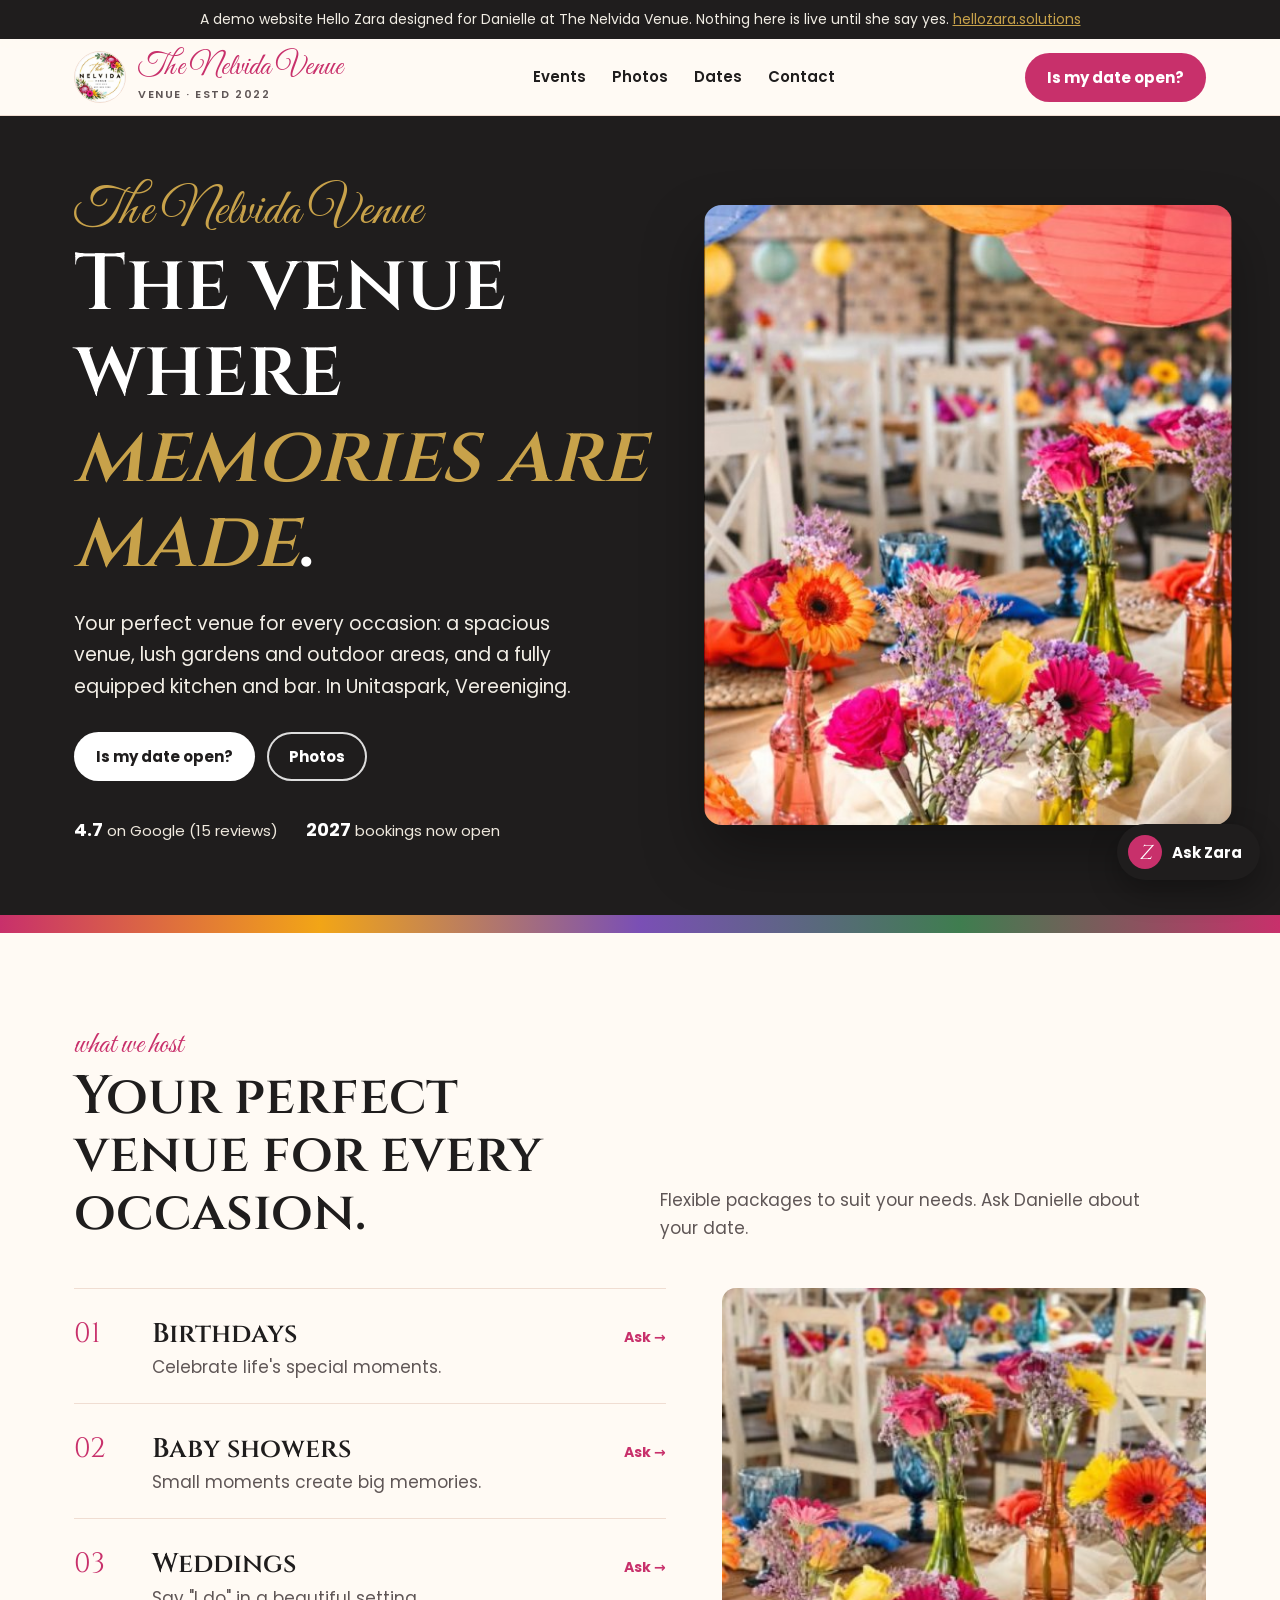
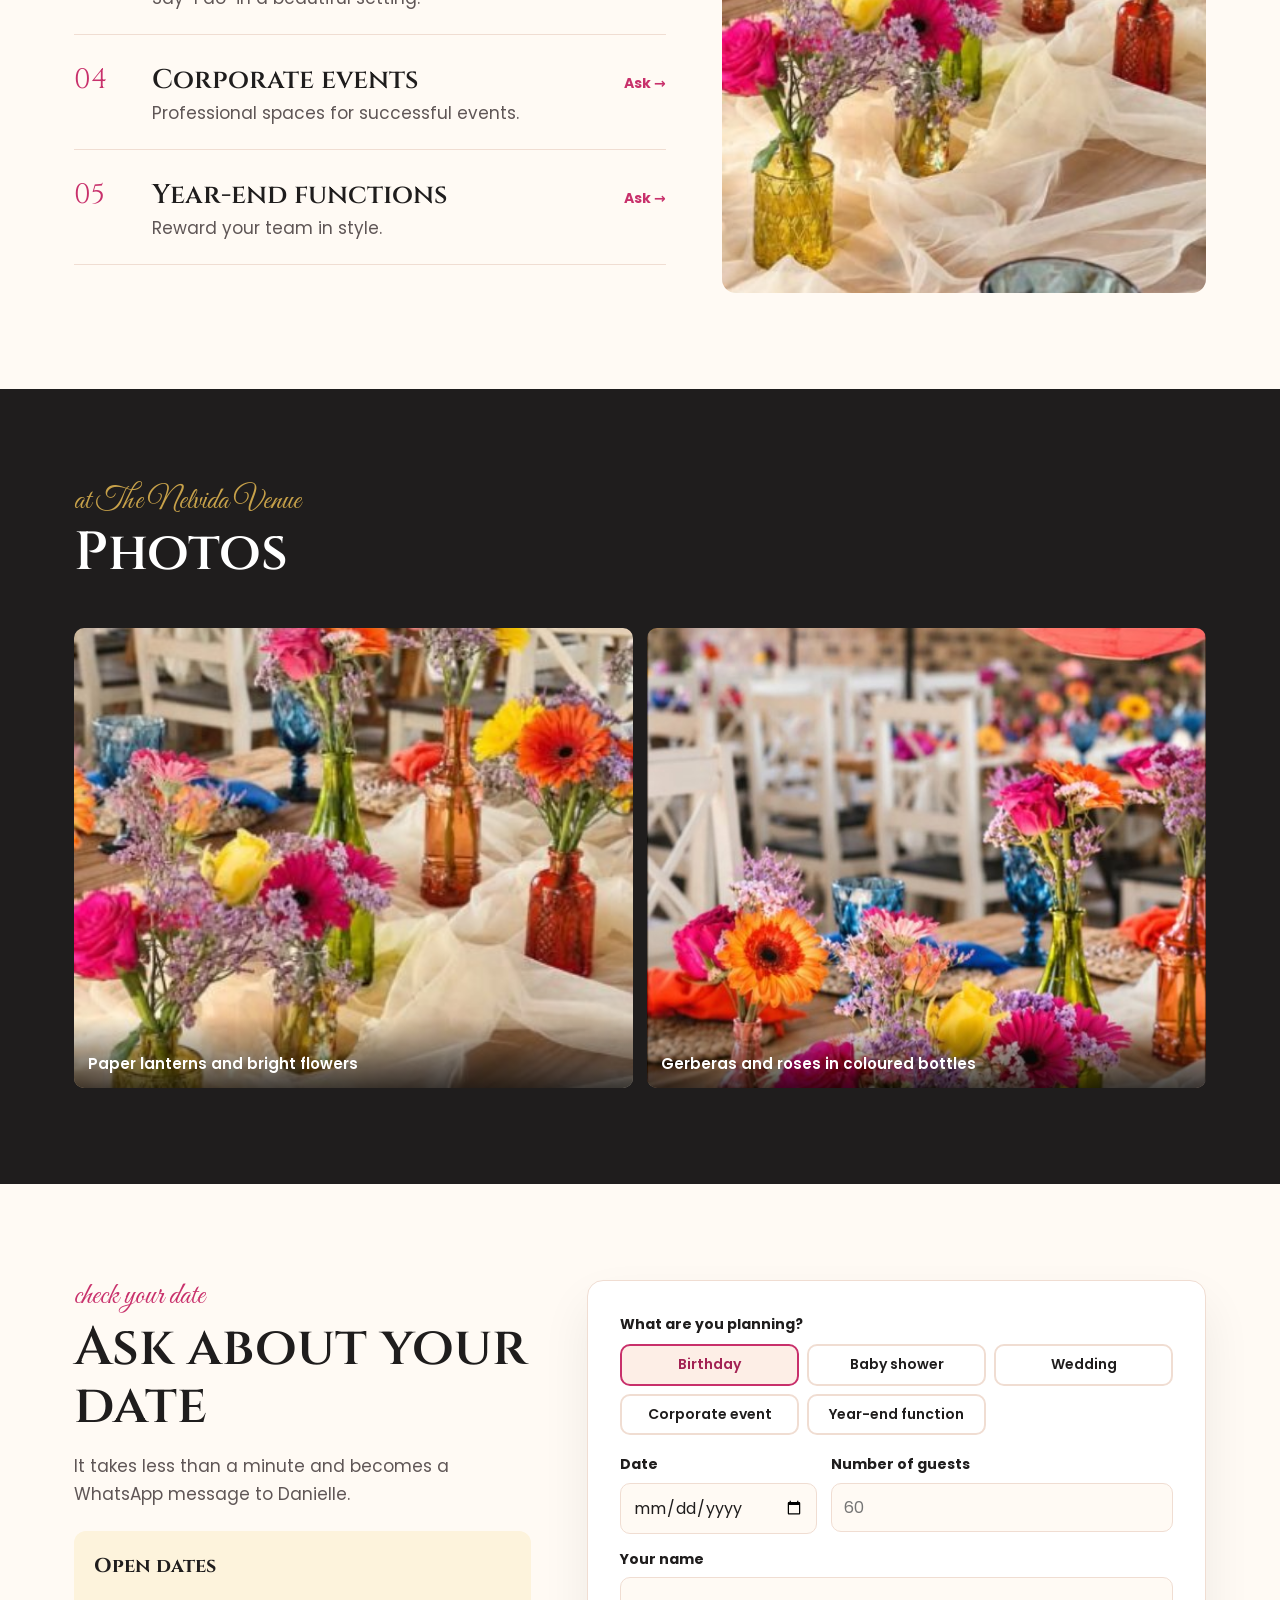
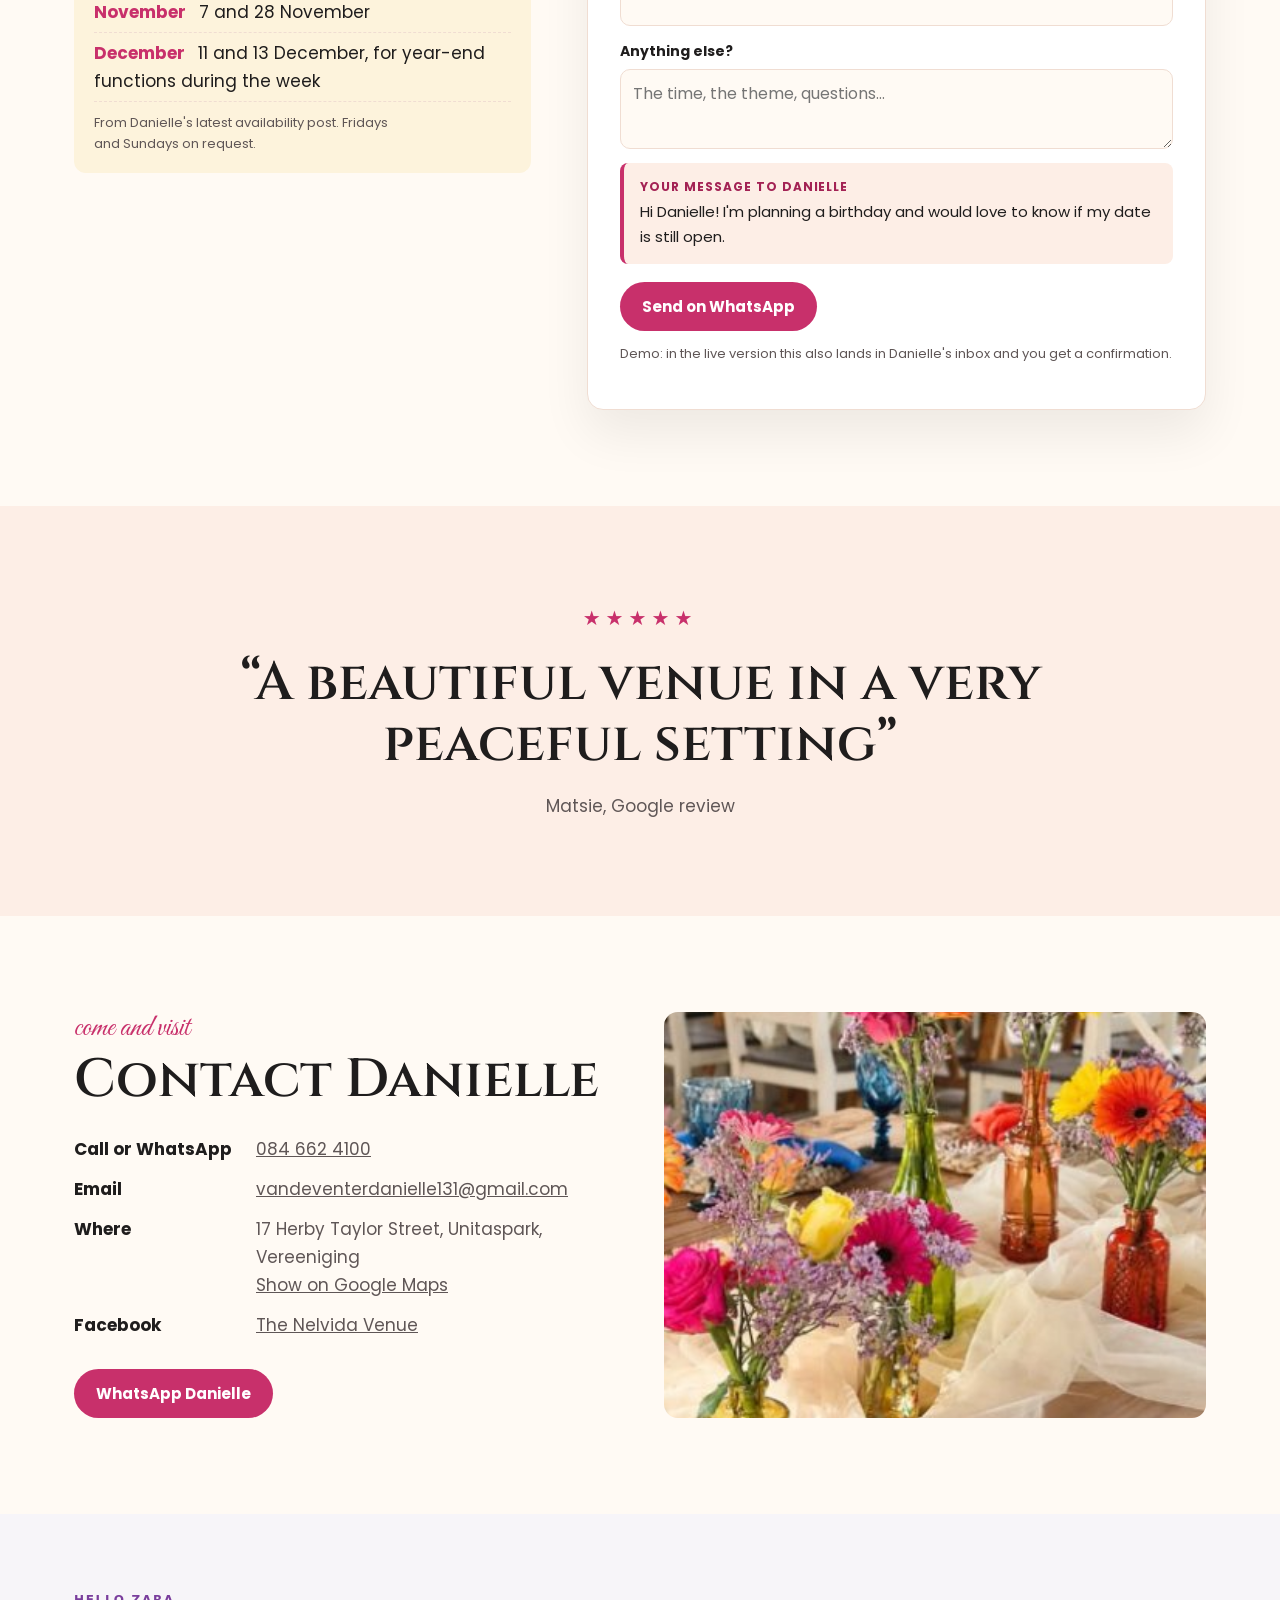
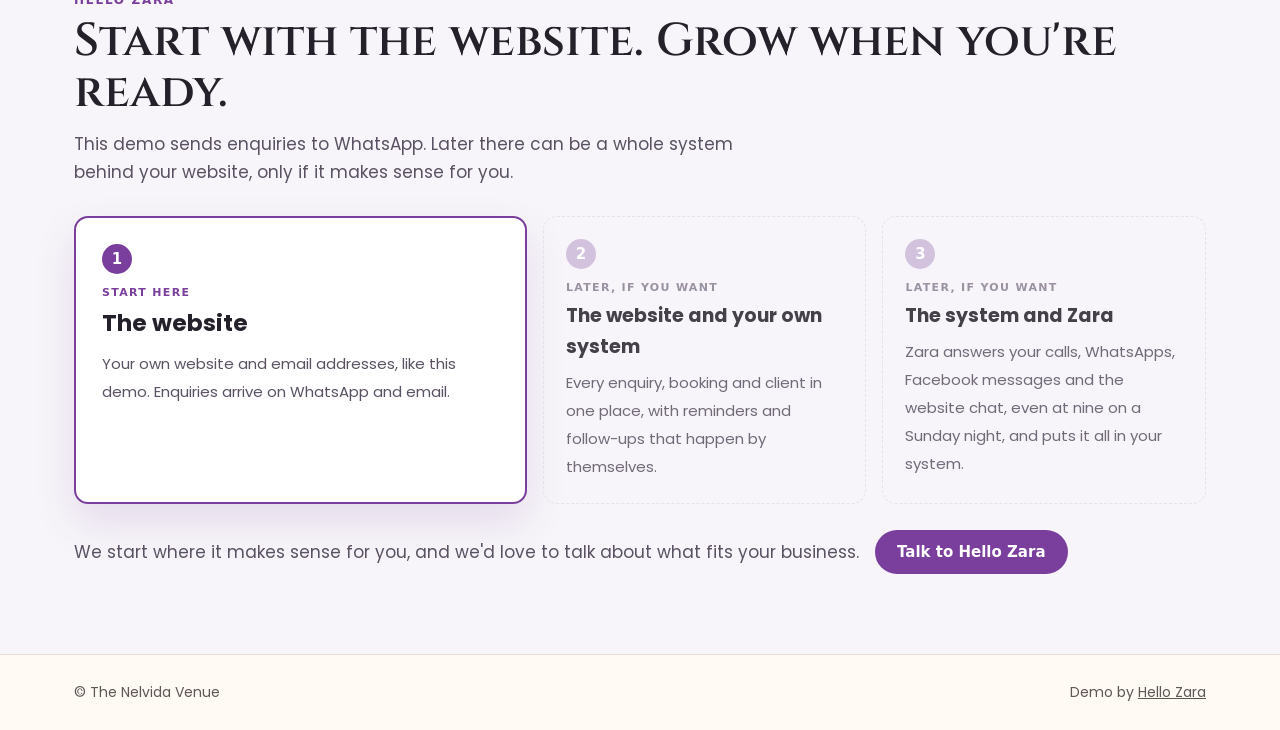
<file: nelvida/index.html>
<!doctype html>
<html lang="en">
<head>
<meta charset="utf-8">
<meta name="viewport" content="width=device-width,initial-scale=1">
<meta name="robots" content="noindex,nofollow">
<title>The Nelvida Venue · Unitaspark, Vereeniging</title>
<meta name="description" content="Your perfect venue for every occasion in Unitaspark, Vereeniging: birthdays, baby showers, weddings, corporate events and year-end functions.">
<link rel="preconnect" href="https://fonts.googleapis.com"><link rel="preconnect" href="https://fonts.gstatic.com" crossorigin>
<link href="https://fonts.googleapis.com/css2?family=Cinzel:wght@500;600&family=Great+Vibes&family=Poppins:wght@400;500;600&display=swap" rel="stylesheet">
<style>
:root{--a:#c8306b;--a2:#a32254;--bg:#fffaf4;--panel:#fdeee6;--ink:#1f1d1d;--muted:#5f5656;--line:#f0ddd2;--dark:#1f1d1d;--accent:#c8a24a;--soft:#fdf3dc;--head:"Cinzel",Georgia,serif;--body:"Poppins",system-ui,sans-serif;--script:"Great Vibes",cursive}
*{box-sizing:border-box}
html{scroll-behavior:smooth}
@media (prefers-reduced-motion:reduce){html{scroll-behavior:auto}*{transition:none!important}}
body{margin:0;background:var(--bg);color:var(--ink);font:400 17px/1.65 var(--body)}
img{max-width:100%;height:auto;display:block}
a{color:inherit}
:focus-visible{outline:3px solid var(--accent);outline-offset:3px;border-radius:4px}
.wrap{max-width:1180px;margin:0 auto;padding:0 24px}
h1,h2,h3{font-family:var(--head);font-weight:600;line-height:1.08;margin:0}
.demo-note{background:var(--dark);color:#f1ede4;font-size:14px;text-align:center;padding:8px 16px}
.demo-note a{color:var(--accent)}
header{position:sticky;top:0;z-index:20;background:color-mix(in srgb,var(--bg) 94%,transparent);backdrop-filter:blur(8px);border-bottom:1px solid var(--line)}
.nav{display:flex;align-items:center;justify-content:space-between;gap:16px;height:76px}
.brand{display:flex;align-items:center;gap:12px;text-decoration:none}
.brand img{width:52px;height:52px;border-radius:50%;object-fit:cover;border:1px solid var(--line)}
.brand span{font-family:var(--script);font-size:30px;color:var(--a);line-height:1}
.brand small{display:block;font:600 11px var(--body);letter-spacing:.14em;color:var(--muted);margin-top:4px}
.nav ul{display:flex;gap:26px;list-style:none;margin:0;padding:0;font-weight:600;font-size:15px}
.nav ul a{text-decoration:none}
.nav ul a:hover{color:var(--a)}
.btn{display:inline-flex;align-items:center;gap:8px;background:var(--a);color:#fff;text-decoration:none;font:700 15px var(--body);padding:13px 22px;border-radius:999px;border:0;cursor:pointer}
.btn:hover{background:var(--a2)}
.btn.light{background:#fff;color:var(--dark)}
.btn.light:hover{background:var(--soft)}
.btn.line{background:transparent;color:#fff;box-shadow:inset 0 0 0 2px rgba(255,255,255,.85)}
.btn.line:hover{background:rgba(255,255,255,.14)}
.hero{position:relative;min-height:660px;display:flex;align-items:flex-end;color:#fff;background:var(--dark);overflow:hidden}
.hero>img{position:absolute;inset:0;width:100%;height:100%;object-fit:cover}
.hero::after{content:"";position:absolute;inset:0;background:linear-gradient(90deg,rgba(15,18,16,.82) 0%,rgba(15,18,16,.55) 45%,rgba(15,18,16,.1) 100%)}
.hero .wrap{position:relative;z-index:1;padding-top:90px;padding-bottom:80px;width:100%}
.script-name{font-family:var(--script);font-size:clamp(34px,4vw,52px);color:var(--accent);line-height:1;margin-bottom:6px}
.hero h1{font-size:clamp(44px,6.2vw,84px);max-width:13ch;color:#fff}
.hero h1 em{font-style:italic;color:var(--accent)}
.hero p{font-size:19px;max-width:42ch;margin:22px 0 30px;color:#f2eee6}
.actions{display:flex;flex-wrap:wrap;gap:12px}
.proof{display:flex;flex-wrap:wrap;gap:10px 28px;margin-top:34px;font-size:15px;color:#efe9de}
.proof b{color:#fff;font-size:18px}
.band{height:18px;background:var(--a)}
.m-windmill .band{background:repeating-linear-gradient(90deg,var(--a) 0 22px,var(--accent) 22px 26px,var(--soft) 26px 30px)}
.m-gold .band{height:6px;background:linear-gradient(90deg,transparent,var(--a),transparent);margin:0}
.m-thatch .band{background:repeating-linear-gradient(115deg,#b08850 0 6px,#8f6a38 6px 9px,#c59e62 9px 14px)}
.m-flowers .band{background:linear-gradient(90deg,#c8306b,#f2a516,#7a4fb5,#3f7d4f,#c8306b)}
.m-lights .band{height:22px;background:var(--dark) radial-gradient(circle,#fff6c9 2px,transparent 3px) 0 50%/26px 22px repeat-x}
section{padding:96px 0}
.eyebrow{font-family:var(--script);color:var(--a);font-size:30px;line-height:1.1;margin-bottom:6px}
.head{display:grid;grid-template-columns:1fr 1fr;gap:40px;align-items:end;margin-bottom:46px}
.head h2{font-size:clamp(34px,4.2vw,54px)}
.head p{margin:0;max-width:44ch;color:var(--muted)}
.menu{display:grid;grid-template-columns:1.1fr .9fr;gap:56px;align-items:start}
.menu ol{list-style:none;margin:0;padding:0;counter-reset:m}
.menu li{counter-increment:m;display:grid;grid-template-columns:60px 1fr auto;gap:18px;align-items:baseline;padding:22px 0;border-bottom:1px solid var(--line)}
.menu li:first-child{border-top:1px solid var(--line)}
.menu li::before{content:counter(m,decimal-leading-zero);font-family:var(--head);font-size:28px;color:var(--a)}
.menu h3{font-size:27px}
.menu p{margin:4px 0 0;color:var(--muted)}
.menu li a{font-weight:700;font-size:14px;color:var(--a);text-decoration:none;white-space:nowrap}
.menu li a:hover{text-decoration:underline}
.menu figure{margin:0;position:sticky;top:100px}
.menu figure img{border-radius:14px;aspect-ratio:4/5;object-fit:cover;width:100%}
.gallery-sec{background:var(--dark);color:#fff}
.gallery-sec h2{color:#fff}
.gallery-sec .eyebrow{color:var(--accent)}
.strip{display:grid;gap:14px}
.strip figure{margin:0;position:relative;overflow:hidden;border-radius:10px;min-height:240px}
.strip img{width:100%;height:100%;object-fit:cover;position:absolute;inset:0}
.strip figcaption{position:absolute;left:0;right:0;bottom:0;padding:34px 14px 12px;background:linear-gradient(transparent,rgba(0,0,0,.72));font-weight:600;font-size:15px}
.strip.n2{grid-template-columns:1fr 1fr;grid-auto-rows:460px}
.strip.n3{grid-template-columns:1.4fr 1fr 1fr;grid-auto-rows:460px}
.strip.n5{grid-template-columns:repeat(3,1fr);grid-auto-rows:240px}
.strip.n5 figure:first-child{grid-row:span 2}
.quote{display:grid;grid-template-columns:.85fr 1.15fr;gap:56px;align-items:start}
.quote aside h2{font-size:clamp(34px,4.2vw,54px)}
.quote aside p{color:var(--muted);max-width:38ch}
.avail{background:var(--soft);border-radius:12px;padding:18px 20px;margin-top:22px}
.avail b{font-family:var(--head);font-size:20px}
.avail ul{margin:10px 0;padding:0;list-style:none}
.avail li{padding:6px 0;border-bottom:1px dashed var(--line)}
.avail strong{color:var(--a);margin-right:8px}
.avail p{font-size:13px;margin:6px 0 0}
form.card{background:#fff;border:1px solid var(--line);border-radius:16px;padding:32px;box-shadow:0 24px 50px rgba(20,20,20,.07)}
fieldset{border:0;padding:0;margin:0 0 18px}
legend{font-weight:700;font-size:14px;margin-bottom:8px;padding:0}
.opts{display:grid;grid-template-columns:repeat(3,1fr);gap:8px}
.opts label{cursor:pointer;position:relative}
.opts input{position:absolute;opacity:0}
.opts span{display:block;text-align:center;padding:10px 8px;border:2px solid var(--line);border-radius:10px;font-weight:600;font-size:14px;line-height:1.25}
.opts input:checked+span{border-color:var(--a);background:var(--panel);color:var(--a2)}
.opts input:focus-visible+span{outline:3px solid var(--accent);outline-offset:2px}
.row{display:grid;grid-template-columns:1fr 1fr;gap:14px}
.field{display:flex;flex-direction:column;gap:6px;margin-bottom:14px;font-weight:700;font-size:14px}
.field input,.field textarea{font:400 16px var(--body);border:1px solid var(--line);border-radius:10px;padding:11px 12px;background:var(--bg);color:var(--ink)}
.field textarea{min-height:80px;resize:vertical}
.out{background:var(--panel);border-left:4px solid var(--a);border-radius:8px;padding:14px 16px;white-space:pre-line;font-size:15px;margin:4px 0 18px}
.out b{display:block;font-size:12px;letter-spacing:.08em;color:var(--a2);margin-bottom:4px}
.small{font-size:13px;color:var(--muted);margin-top:12px}
.review{background:var(--panel);text-align:center}
.review blockquote{margin:0 auto;font:600 clamp(30px,4.2vw,54px)/1.12 var(--head);max-width:24ch;color:var(--dark)}
.review .stars{color:var(--a);letter-spacing:5px;font-size:20px;margin-bottom:18px}
.review cite{display:block;margin-top:18px;font-style:normal;color:var(--muted)}
.contact{display:grid;grid-template-columns:1fr 1fr;gap:48px;align-items:center}
.contact h2{font-size:clamp(34px,4.2vw,54px)}
.contact dl{display:grid;grid-template-columns:auto 1fr;gap:12px 24px;margin:26px 0 30px}
.contact dt{font-weight:700}
.contact dd{margin:0;color:var(--muted);word-break:break-word}
.contact .pic img{border-radius:14px;aspect-ratio:4/3;object-fit:cover;width:100%}
footer{border-top:1px solid var(--line);padding:26px 0;font-size:14px;color:var(--muted)}
footer .wrap{display:flex;justify-content:space-between;flex-wrap:wrap;gap:12px}
.zara-btn{position:fixed;right:20px;bottom:20px;z-index:40;display:flex;align-items:center;gap:10px;background:var(--dark);color:#fff;border:0;border-radius:999px;padding:11px 18px 11px 11px;font:700 15px var(--body);cursor:pointer;box-shadow:0 12px 30px rgba(0,0,0,.3)}
.zara-btn i{width:34px;height:34px;border-radius:50%;background:var(--a);display:grid;place-items:center;font:italic 20px var(--head)}
.chat{position:fixed;right:20px;bottom:84px;z-index:41;width:min(370px,calc(100vw - 32px));height:min(540px,calc(100vh - 120px));background:#fff;border-radius:16px;box-shadow:0 24px 60px rgba(0,0,0,.28);display:none;flex-direction:column;overflow:hidden}
.chat.open{display:flex}
.chat-top{background:var(--a);color:#fff;padding:14px 16px;display:flex;justify-content:space-between;align-items:center}
.chat-top b{display:block}
.chat-top small{opacity:.9}
.chat-top button{background:none;border:0;color:#fff;font-size:24px;cursor:pointer;line-height:1}
.log{flex:1;overflow:auto;padding:16px;display:flex;flex-direction:column;gap:10px;background:var(--bg)}
.msg{max-width:86%;padding:10px 13px;border-radius:12px;font-size:15px;line-height:1.45}
.msg.z{background:#fff;border:1px solid var(--line);align-self:flex-start;border-bottom-left-radius:3px}
.msg.u{background:var(--a);color:#fff;align-self:flex-end;border-bottom-right-radius:3px}
.quick{display:flex;flex-wrap:wrap;gap:6px;padding:10px 12px;border-top:1px solid var(--line)}
.quick button{font:600 13px var(--body);border:1px solid var(--line);background:#fff;color:var(--ink);border-radius:999px;padding:6px 11px;cursor:pointer}
.quick button:hover{border-color:var(--a)}
.ask{display:flex;gap:8px;padding:10px 12px 14px}
.ask input{flex:1;font:inherit;font-size:15px;border:1px solid var(--line);border-radius:999px;padding:9px 14px}
.ask button{border:0;background:var(--a);color:#fff;border-radius:999px;padding:0 16px;font-weight:700;cursor:pointer}
.chat-note{font-size:11px;color:var(--muted);text-align:center;padding:0 12px 10px}
@media (max-width:900px){
  .nav ul{display:none}
  .hero{min-height:580px}
  .hero::after{background:linear-gradient(0deg,rgba(15,18,16,.9) 0%,rgba(15,18,16,.55) 60%,rgba(15,18,16,.2) 100%)}
  .head,.menu,.quote,.contact{grid-template-columns:1fr}
  .head{gap:14px}
  .menu figure{position:static}
  .strip.n2,.strip.n3{grid-template-columns:1fr 1fr;grid-auto-rows:300px}
  .strip.n3 figure:first-child{grid-column:1/3}
  .strip.n5{grid-template-columns:1fr 1fr;grid-auto-rows:200px}
  .strip.n5 figure:first-child{grid-column:1/3;grid-row:auto}
  section{padding:68px 0}
}
@media (max-width:520px){
  .wrap{padding:0 16px}
  .brand small{display:none}
  .brand span{font-size:24px}
  .nav .btn{padding:10px 14px;font-size:13px}
  .opts{grid-template-columns:1fr 1fr}
  .row{grid-template-columns:1fr}
  .menu li{grid-template-columns:40px 1fr}
  .menu li a{grid-column:2}
  .strip.n2{grid-template-columns:1fr;grid-auto-rows:340px}
  .zara-btn span{display:none}
  .zara-btn{padding:11px}
}

.hero.split{display:grid;grid-template-columns:1.1fr .9fr;align-items:center;min-height:auto}
.hero.split::after{display:none}
.hero.split>img{position:relative;order:2;inset:auto;height:auto;max-height:620px;width:calc(100% - 48px);margin:48px 48px 48px 0;border-radius:18px;object-fit:cover;aspect-ratio:4/5;box-shadow:0 30px 60px rgba(0,0,0,.35)}
.hero.split .wrap{order:1;padding:70px 24px 70px max(24px,calc((100vw - 1180px)/2 + 24px))}
@media (max-width:900px){.hero.split{grid-template-columns:1fr}.hero.split>img{order:1;width:calc(100% - 32px);margin:16px;max-height:420px;aspect-ratio:4/3}.hero.split .wrap{order:2;padding:20px 16px 56px}}

.m-windmill .hero:not(.split)>img{object-position:70% 40%}
.quote>*,.contact>*,.menu>*,.head>*{min-width:0}
body{overflow-x:clip}
@media (max-width:900px){.hero:not(.split)::after{background:linear-gradient(0deg,rgba(15,18,16,.92) 0%,rgba(15,18,16,.72) 55%,rgba(15,18,16,.55) 100%)}}
.m-windmill .hero:not(.split)::after{background:linear-gradient(90deg,rgba(20,30,26,.88) 0%,rgba(20,30,26,.62) 50%,rgba(20,30,26,.15) 100%)}

</style>
<style id="hz-more-css">
.hz-more{padding:80px 0;background:#f7f5f9;color:#25212b;font-family:inherit}
.hz-more .hz-w{max-width:1180px;margin:0 auto;padding:0 24px}
.hz-more .hz-tag{font:700 12px/1 system-ui,sans-serif;letter-spacing:.14em;color:#7a3e9d;text-transform:uppercase;margin-bottom:10px}
.hz-more h2{font-size:clamp(30px,3.6vw,46px);margin:0 0 12px;line-height:1.1}
.hz-more .hz-p{max-width:60ch;margin:0 0 30px;color:#5a5262}
.hz-more ol{list-style:none;margin:0;padding:0;display:grid;grid-template-columns:1.4fr 1fr 1fr;gap:16px;counter-reset:hz;align-items:stretch}
.hz-more li{counter-increment:hz;background:#fff;border:1px solid #e5dcea;border-radius:14px;padding:22px}
.hz-more li::before{content:counter(hz);display:inline-grid;place-items:center;width:30px;height:30px;border-radius:50%;background:#7a3e9d;color:#fff;font:700 15px system-ui,sans-serif;margin-bottom:12px}
.hz-more li em{display:block;font:700 11px system-ui,sans-serif;letter-spacing:.12em;text-transform:uppercase;color:#7a3e9d;font-style:normal;margin-bottom:6px}
.hz-more li.hz-now{border:2px solid #7a3e9d;box-shadow:0 18px 40px rgba(122,62,157,.14);padding:26px}
.hz-more li.hz-now b{font-size:23px}
.hz-more li.hz-later{background:transparent;border-style:dashed;opacity:.85}
.hz-more li.hz-later::before{background:#cdb9da}
.hz-more li.hz-later em{color:#8a7f92}
.hz-more li b{display:block;font-size:19px;margin-bottom:6px}
.hz-more li span{color:#5a5262;font-size:15px;line-height:1.5}
.hz-more .hz-f{display:flex;flex-wrap:wrap;align-items:center;gap:16px;margin-top:26px}
.hz-more .hz-f p{margin:0;color:#5a5262}
.hz-more .hz-b{display:inline-block;background:#7a3e9d;color:#fff;text-decoration:none;font:700 15px system-ui,sans-serif;padding:13px 22px;border-radius:999px}
.hz-more .hz-b:hover{background:#5f2f7b}
.hz-more .hz-by{font-size:13px;color:#857c8c;margin-top:14px}
@media (max-width:820px){.hz-more ol{grid-template-columns:1fr}.hz-more{padding:60px 0}.hz-more .hz-w{padding:0 16px}}
</style></head>
<body class="m-flowers">
<div class="demo-note">A demo website Hello Zara designed for Danielle at The Nelvida Venue. Nothing here is live until she say yes. <a href="https://hellozara.solutions">hellozara.solutions</a></div>
<header><div class="wrap nav">
  <a class="brand" href="#top" aria-label="The Nelvida Venue"><img src="img/logo.jpg" alt="" width="52" height="52"><div><span>The Nelvida Venue</span><small>VENUE · ESTD 2022</small></div></a>
  <ul><li><a href="#geleenthede">Events</a></li><li><a href="#fotos">Photos</a></li><li><a href="#datum">Dates</a></li><li><a href="#kontak">Contact</a></li></ul>
  <a class="btn" href="#datum">Is my date open?</a>
</div></header>
<main id="top">
<div class="hero split">
  <img src="img/flowers.jpg" alt="Bright gerberas, roses and statice in coloured glass bottles on a dressed table at Nelvida">
  <div class="wrap">
    <div class="script-name">The Nelvida Venue</div>
    <h1>The venue where <em>memories are made</em>.</h1>
    <p>Your perfect venue for every occasion: a spacious venue, lush gardens and outdoor areas, and a fully equipped kitchen and bar. In Unitaspark, Vereeniging.</p>
    <div class="actions"><a class="btn light" href="#datum">Is my date open?</a><a class="btn line" href="#fotos">Photos</a></div>
    <div class="proof"><span><b>4.7</b> on Google (15 reviews)</span><span><b>2027</b> bookings now open</span></div>
  </div>
</div>
<div class="band" aria-hidden="true"></div>
<section id="geleenthede"><div class="wrap">
  <div class="head"><div><div class="eyebrow">what we host</div><h2>Your perfect venue for every occasion.</h2></div><p>Flexible packages to suit your needs. Ask Danielle about your date.</p></div>
  <div class="menu"><ol><li><div><h3>Birthdays</h3><p>Celebrate life&#x27;s special moments.</p></div><a href="#datum" data-kind="Birthday">Ask →</a></li><li><div><h3>Baby showers</h3><p>Small moments create big memories.</p></div><a href="#datum" data-kind="Baby shower">Ask →</a></li><li><div><h3>Weddings</h3><p>Say &quot;I do&quot; in a beautiful setting.</p></div><a href="#datum" data-kind="Wedding">Ask →</a></li><li><div><h3>Corporate events</h3><p>Professional spaces for successful events.</p></div><a href="#datum" data-kind="Corporate event">Ask →</a></li><li><div><h3>Year-end functions</h3><p>Reward your team in style.</p></div><a href="#datum" data-kind="Year-end function">Ask →</a></li></ol>
  <figure><img src="img/lanterns.jpg" alt="Tables with paper lanterns, white chairs and bright flowers at Nelvida" loading="lazy"></figure></div>
</div></section>
<section id="fotos" class="gallery-sec"><div class="wrap">
  <div class="head"><div><div class="eyebrow">at The Nelvida Venue</div><h2>Photos</h2></div></div>
  <div class="strip n2"><figure><img src="img/lanterns.jpg" alt="Paper lanterns and bright flowers" loading="lazy"><figcaption>Paper lanterns and bright flowers</figcaption></figure><figure><img src="img/flowers.jpg" alt="Gerberas and roses in coloured bottles" loading="lazy"><figcaption>Gerberas and roses in coloured bottles</figcaption></figure></div>
</div></section>
<section id="datum"><div class="wrap quote">
  <aside><div class="eyebrow">check your date</div><h2>Ask about your date</h2><p>It takes less than a minute and becomes a WhatsApp message to Danielle.</p><div class="avail"><b>Open dates</b><ul><li><strong>November</strong> 7 and 28 November</li><li><strong>December</strong> 11 and 13 December, for year-end functions during the week</li></ul><p>From Danielle&#x27;s latest availability post. Fridays and Sundays on request.</p></div></aside>
  <form class="card" id="q" novalidate>
    <fieldset><legend>What are you planning?</legend><div class="opts"><label><input type="radio" name="kind" value="Birthday" checked><span>Birthday</span></label><label><input type="radio" name="kind" value="Baby shower"><span>Baby shower</span></label><label><input type="radio" name="kind" value="Wedding"><span>Wedding</span></label><label><input type="radio" name="kind" value="Corporate event"><span>Corporate event</span></label><label><input type="radio" name="kind" value="Year-end function"><span>Year-end function</span></label></div></fieldset>
    <div class="row"><label class="field">Date<input type="date" id="d"></label><label class="field">Number of guests<input id="g" inputmode="numeric" placeholder="60"></label></div>
    <label class="field">Your name<input id="n" autocomplete="given-name"></label>
    <label class="field">Anything else?<textarea id="x" placeholder="The time, the theme, questions…"></textarea></label>
    <div class="out" aria-live="polite"><b>YOUR MESSAGE TO DANIELLE</b><span id="msg"></span></div>
    <button class="btn" type="submit">Send on WhatsApp</button>
    <p class="small">Demo: in the live version this also lands in Danielle&#x27;s inbox and you get a confirmation.</p>
  </form>
</div></section>
<section class="review"><div class="wrap"><div class="stars" aria-label="5">★★★★★</div><blockquote>“A beautiful venue in a very peaceful setting”</blockquote><cite>Matsie, Google review</cite></div></section>
<section id="kontak"><div class="wrap contact">
  <div><div class="eyebrow">come and visit</div><h2>Contact Danielle</h2>
  <dl><dt>Call or WhatsApp</dt><dd><a href="https://wa.me/27846624100" target="_blank" rel="noopener">084 662 4100</a></dd>
  <dt>Email</dt><dd><a href="mailto:vandeventerdanielle131@gmail.com">vandeventerdanielle131@gmail.com</a></dd>
  <dt>Where</dt><dd>17 Herby Taylor Street, Unitaspark, Vereeniging<br><a href="https://www.google.com/maps/search/?api=1&query=Nelvida+Unitaspark+Vereeniging" target="_blank" rel="noopener">Show on Google Maps</a></dd>
  <dt>Facebook</dt><dd><a href="https://www.facebook.com/profile.php?id=100083120026863" target="_blank" rel="noopener">The Nelvida Venue</a></dd></dl>
  <a class="btn" href="https://wa.me/27846624100" target="_blank" rel="noopener">WhatsApp Danielle</a></div>
  <div class="pic"><img src="img/lanterns.jpg" alt="Paper lanterns and bright flowers" loading="lazy"></div>
</div></section>
</main>
<section class="hz-more" id="meer" aria-label="Start with the website. Grow when you&#x27;re ready."><div class="hz-w">
<div class="hz-tag">Hello Zara</div><h2>Start with the website. Grow when you&#x27;re ready.</h2><p class="hz-p">This demo sends enquiries to WhatsApp. Later there can be a whole system behind your website, only if it makes sense for you.</p>
<ol><li class="hz-now"><em>Start here</em><b>The website</b><span>Your own website and email addresses, like this demo. Enquiries arrive on WhatsApp and email.</span></li><li class="hz-later"><em>Later, if you want</em><b>The website and your own system</b><span>Every enquiry, booking and client in one place, with reminders and follow-ups that happen by themselves.</span></li><li class="hz-later"><em>Later, if you want</em><b>The system and Zara</b><span>Zara answers your calls, WhatsApps, Facebook messages and the website chat, even at nine on a Sunday night, and puts it all in your system.</span></li></ol>
<div class="hz-f"><p>We start where it makes sense for you, and we&#x27;d love to talk about what fits your business.</p><a class="hz-b" href="https://wa.me/27788617650?text=Hi%2C%20I%20saw%20the%20demo%20website%20for%20The%20Nelvida%20Venue." target="_blank" rel="noopener">Talk to Hello Zara</a></div>
</div></section>
<footer><div class="wrap"><span>© The Nelvida Venue</span><span>Demo by <a href="https://hellozara.solutions">Hello Zara</a></span></div></footer>
<button class="zara-btn" id="zo" aria-expanded="false" aria-controls="chat"><i>Z</i><span>Ask Zara</span></button>
<div class="chat" id="chat" role="dialog" aria-label="Zara">
  <div class="chat-top"><div><b>Zara · The Nelvida Venue</b><small>Danielle&#x27;s assistant (demo)</small></div><button id="zc" aria-label="×">×</button></div>
  <div class="log" id="log" aria-live="polite"></div>
  <div class="quick" id="quick"><button data-q="date">Is my date open?</button><button data-q="what">What do you host?</button><button data-q="where">Where are you?</button><button data-q="price">What does it cost?</button></div>
  <form class="ask" id="ask"><input id="ai" placeholder="Type your question…" aria-label="Type your question…"><button>Send</button></form>
  <div class="chat-note">Demo chat by Hello Zara</div>
</div>
<script>
const C={"WA": "27846624100", "L": {"lang": "en", "demo_note": "A demo website Hello Zara designed for Danielle at The Nelvida Venue. Nothing here is live until she say yes.", "nav": ["Events", "Photos", "Dates", "Contact"], "cta": "Is my date open?", "events_eyebrow": "what we host", "gallery_eyebrow": "at The Nelvida Venue", "form_eyebrow": "check your date", "form_title": "Ask about your date", "form_sub": "It takes less than a minute and becomes a WhatsApp message to Danielle.", "kind": "What are you planning?", "date": "Date", "guests": "Number of guests", "yourname": "Your name", "extra": "Anything else?", "extra_ph": "The time, the theme, questions…", "out": "YOUR MESSAGE TO DANIELLE", "send": "Send on WhatsApp", "small": "Demo: in the live version this also lands in Danielle's inbox and you get a confirmation.", "contact_eyebrow": "come and visit", "contact_title": "Contact Danielle", "call": "Call or WhatsApp", "email": "Email", "where": "Where", "maps": "Show on Google Maps", "wa_btn": "WhatsApp Danielle", "footer": "Demo by", "review_src": "Google review", "zara_btn": "Ask Zara", "zara_sub": "Danielle's assistant (demo)", "zara_hi": "Hi! I'm Zara, Danielle's assistant at The Nelvida Venue. I can check whether your date is open or answer a quick question.", "q_date": "Is my date open?", "q_what": "What do you host?", "q_where": "Where are you?", "q_price": "What does it cost?", "ask_ph": "Type your question…", "send_short": "Send", "chat_note": "Demo chat by Hello Zara", "f1": "Lovely! What kind of event is it?", "f2": "Which date?", "f3": "Roughly how many guests?", "f4": "Last one: what's your name?", "f5": "Thank you, {n}! I've noted: {k}, {d}, about {g} guests.", "f6": "In the live version Danielle gets this straight away and lets you know if the date is open. You also get a reminder.", "unk": "Good question! I'll make sure Danielle sees it. You can also WhatsApp {phone}.", "msg_hi": "Hi Danielle{n}! I'm planning a {k} and would love to know if my date is still open.", "msg_date": "Date", "msg_g": "Guests", "msg_x": "Also", "dis": ", it's ", "rx_date": "date|open|availab|book", "rx_price": "price|cost|how much|r\\d", "rx_where": "where|address|location|directions", "rx_what": "what|host|offer|wedding|party|function"}, "A": {"what": "We host birthdays, baby showers, weddings, corporate events and year-end functions. There are lush gardens, outdoor areas and a fully equipped kitchen and bar.", "where": "We are at 17 Herby Taylor Street, Unitaspark, Vereeniging.", "price": "We have flexible packages to suit your needs. Danielle sends a quote for your date. Shall I ask about your date?"}, "phone": "084 662 4100", "owner": "Danielle"};
const L=C.L,$=s=>document.querySelector(s);
function build(){
  const k=document.querySelector('input[name=kind]:checked').value,d=$('#d').value,g=$('#g').value.trim(),n=$('#n').value.trim(),x=$('#x').value.trim();
  let date='';if(d){date=new Date(d+'T12:00').toLocaleDateString(L.lang==='af'?'af-ZA':'en-ZA',{weekday:'long',day:'numeric',month:'long',year:'numeric'});}
  const lines=[L.msg_hi.replace('{n}',n?L.dis+n:'').replace('{k}',k.toLowerCase())];
  if(date)lines.push(L.msg_date+': '+date);
  if(g)lines.push(L.msg_g+': '+g);
  if(x)lines.push(L.msg_x+': '+x);
  return lines.join('\n');
}
const upd=()=>$('#msg').textContent=build();
$('#q').addEventListener('input',upd);
$('#q').addEventListener('submit',e=>{e.preventDefault();window.open('https://wa.me/'+C.WA+'?text='+encodeURIComponent(build()),'_blank','noopener');});
document.querySelectorAll('[data-kind]').forEach(a=>a.addEventListener('click',()=>{const r=document.querySelector(`input[name=kind][value="${a.dataset.kind}"]`);if(r){r.checked=true;upd();}}));
upd();
const log=$('#log'),chat=$('#chat');let step=null,o={};
function say(t,w='z'){const m=document.createElement('div');m.className='msg '+w;m.textContent=t;log.appendChild(m);log.scrollTop=log.scrollHeight;}
function open(){chat.classList.add('open');$('#zo').setAttribute('aria-expanded','true');if(!log.children.length)say(L.zara_hi);$('#ai').focus();}
function close(){chat.classList.remove('open');$('#zo').setAttribute('aria-expanded','false');}
$('#zo').onclick=()=>chat.classList.contains('open')?close():open();$('#zc').onclick=close;
function startQ(){step='kind';o={};say(L.f1);}
function flow(t){
  if(step==='kind'){o.kind=t;step='date';return say(L.f2);}
  if(step==='date'){o.date=t;step='guests';return say(L.f3);}
  if(step==='guests'){o.guests=t;step='name';return say(L.f4);}
  if(step==='name'){step=null;say(L.f5.replace('{n}',t.replace(/^./,c=>c.toUpperCase())).replace('{k}',o.kind).replace('{d}',o.date).replace('{g}',o.guests));return say(L.f6);}
}
function answer(t){const q=t.toLowerCase();
  if(step)return flow(t);
  if(new RegExp(L.rx_date).test(q))return startQ();
  if(new RegExp(L.rx_price).test(q))return say(C.A.price);
  if(new RegExp(L.rx_where).test(q))return say(C.A.where);
  if(new RegExp(L.rx_what).test(q))return say(C.A.what);
  say(L.unk.replace('{phone}',C.phone));}
$('#quick').addEventListener('click',e=>{const b=e.target.closest('button');if(!b)return;say(b.textContent,'u');step=null;b.dataset.q==='date'?startQ():say(C.A[b.dataset.q]);});
$('#ask').addEventListener('submit',e=>{e.preventDefault();const v=$('#ai').value.trim();if(!v)return;say(v,'u');$('#ai').value='';setTimeout(()=>answer(v),350);});

</script>
</body>
</html>
</file>
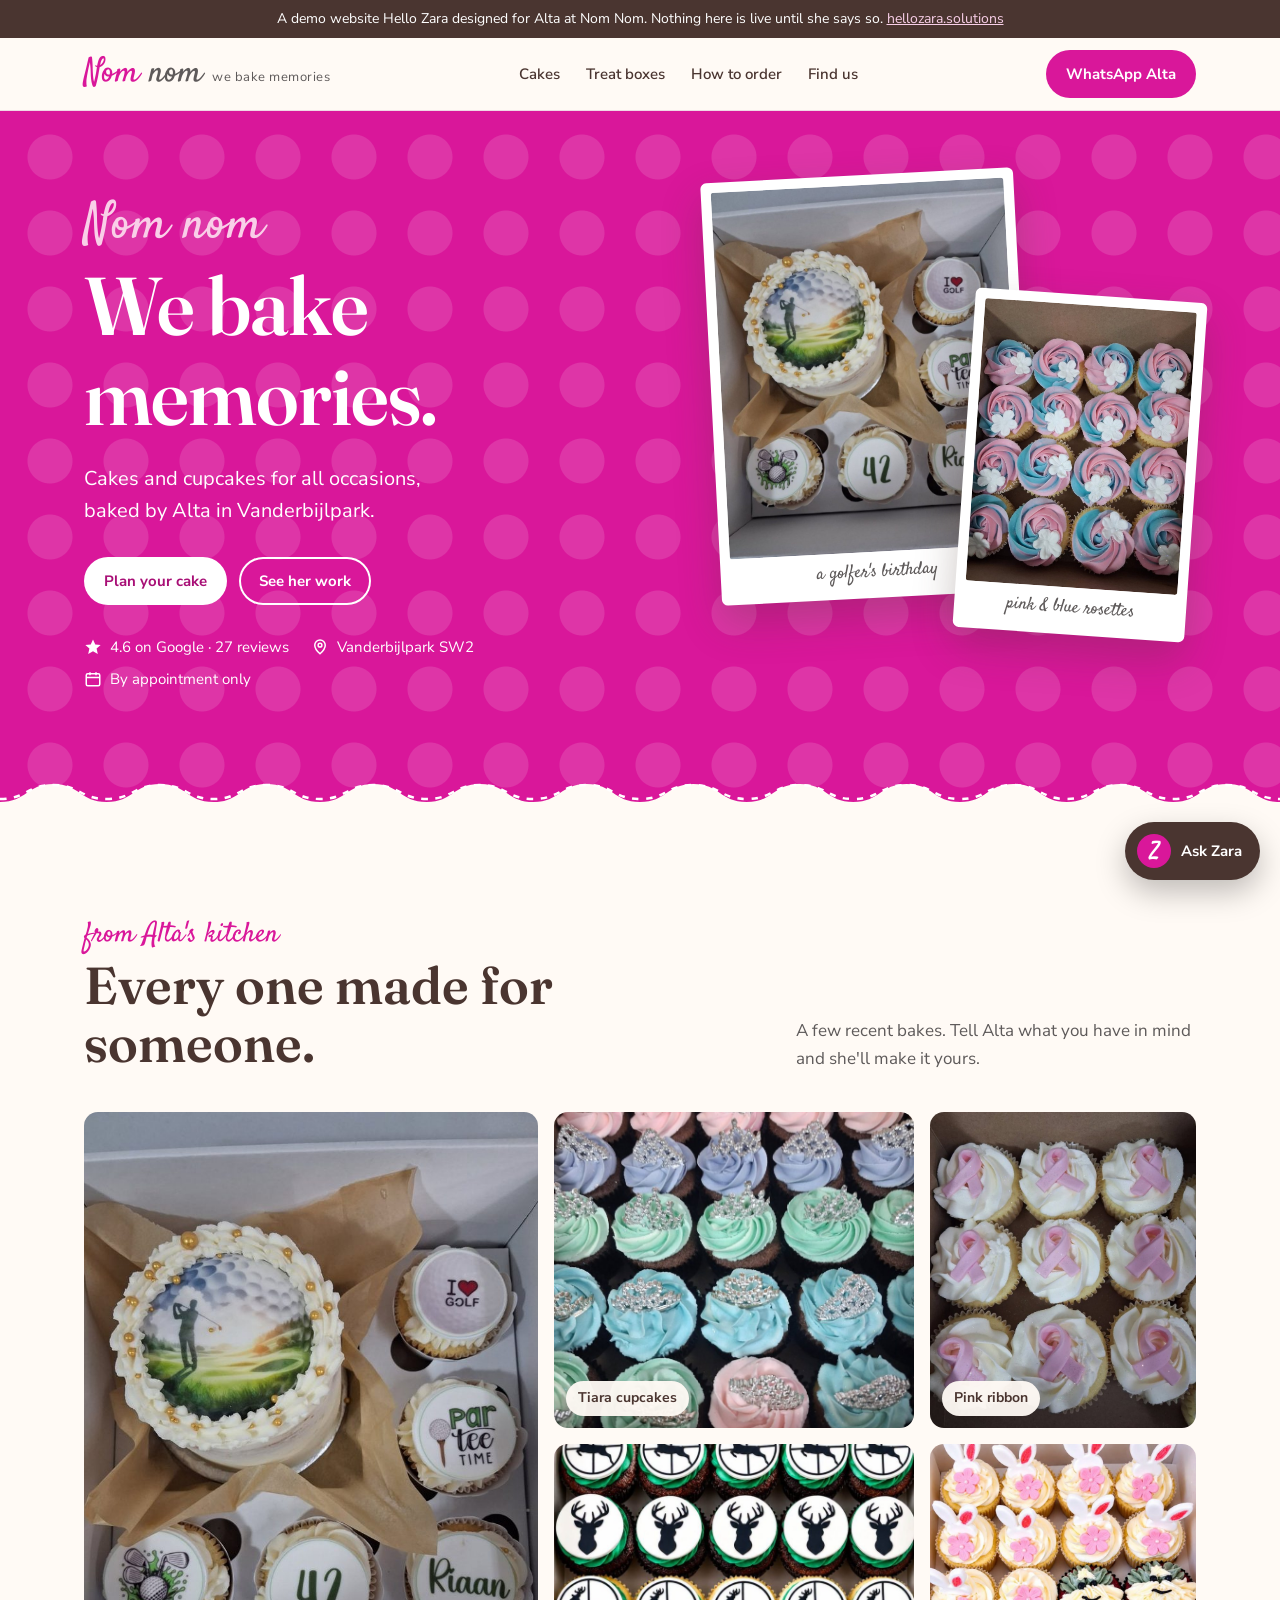
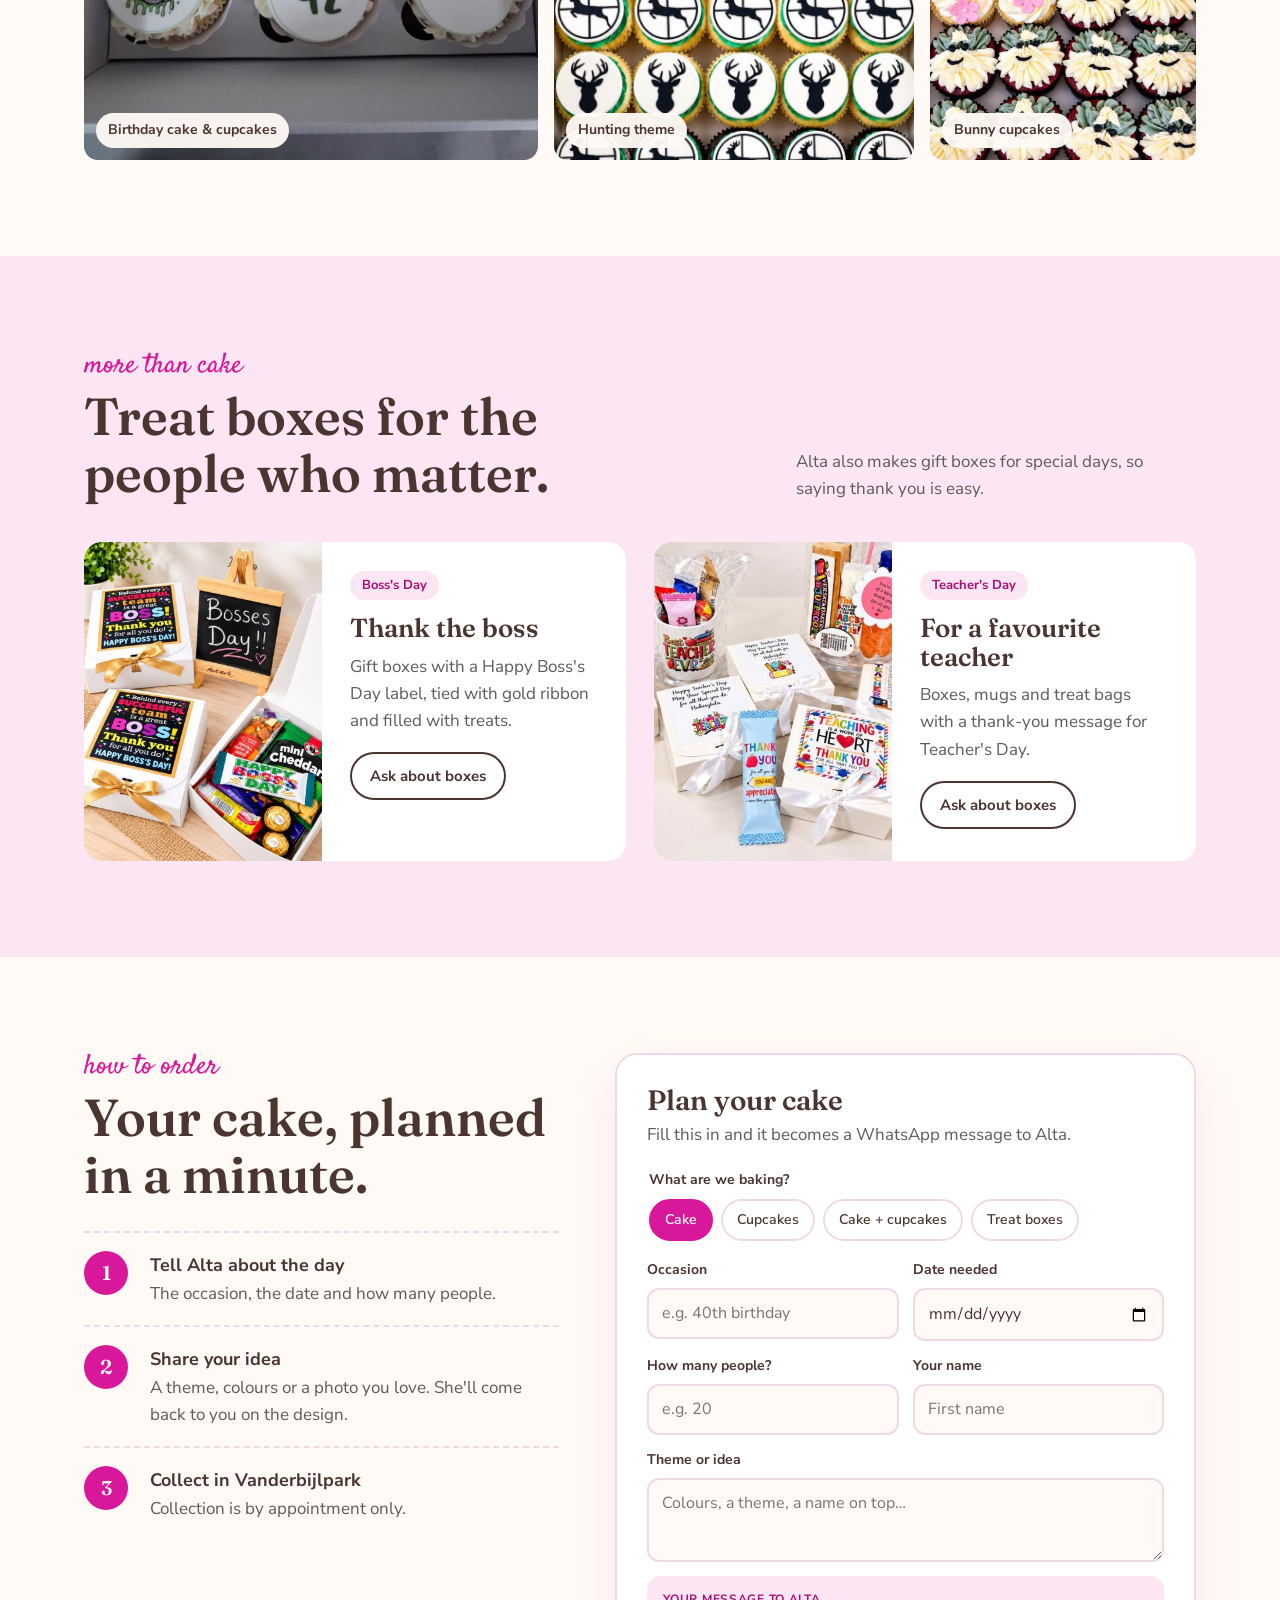
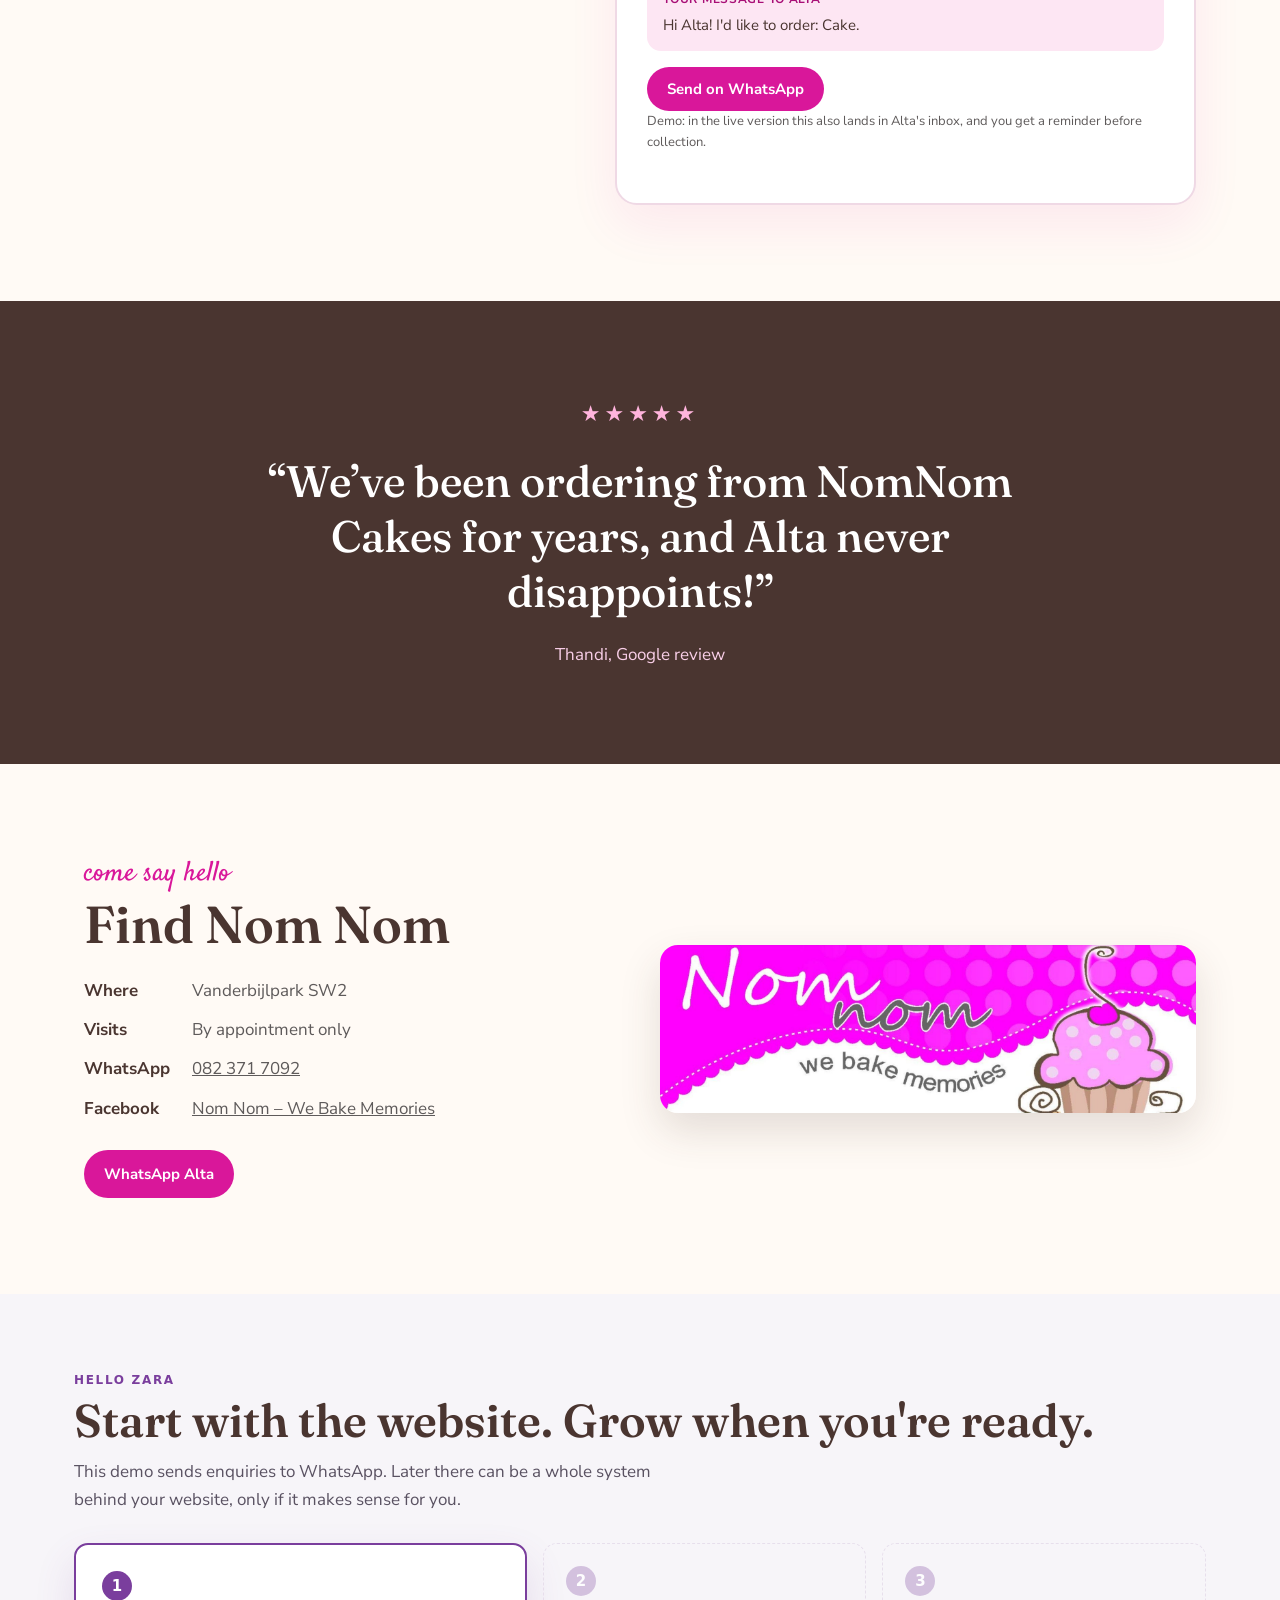
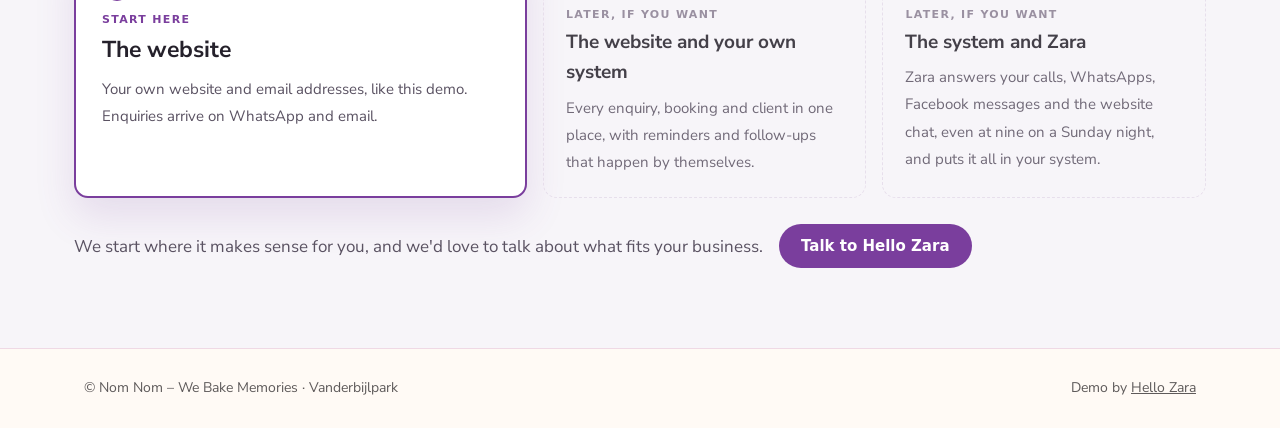
<file: nomnom/index.html>
<!doctype html>
<html lang="en">
<head>
<meta charset="utf-8">
<meta name="viewport" content="width=device-width,initial-scale=1">
<meta name="robots" content="noindex,nofollow">
<title>Nom Nom – We Bake Memories · Vanderbijlpark</title>
<meta name="description" content="Cakes and cupcakes for all occasions, baked by Alta in Vanderbijlpark. By appointment only.">
<link rel="preconnect" href="https://fonts.googleapis.com">
<link rel="preconnect" href="https://fonts.gstatic.com" crossorigin>
<link href="https://fonts.googleapis.com/css2?family=Fraunces:opsz,wght@9..144,500;9..144,600;9..144,700&family=Nunito+Sans:opsz,wght@6..12,400;6..12,600;6..12,700&family=Satisfy&display=swap" rel="stylesheet">
<style>
:root{
  --magenta:#d9179a;
  --magenta-deep:#a80f76;
  --blush:#fde6f3;
  --blush-2:#f9cfe8;
  --cream:#fffaf5;
  --cocoa:#4a3530;
  --grey:#5e5a5a;
  --cherry:#c81d4e;
  --line:#efd9e5;
}
*{box-sizing:border-box}
html{scroll-behavior:smooth}
@media (prefers-reduced-motion:reduce){html{scroll-behavior:auto}*{transition:none!important;animation:none!important}}
body{margin:0;background:var(--cream);color:var(--cocoa);font:400 17px/1.6 "Nunito Sans",system-ui,sans-serif}
img{max-width:100%;height:auto;display:block}
a{color:inherit}
:focus-visible{outline:3px solid var(--magenta);outline-offset:3px;border-radius:6px}
.wrap{max-width:1160px;margin:0 auto;padding:0 24px}
h1,h2,h3{font-family:"Fraunces",Georgia,serif;font-weight:600;line-height:1.1;margin:0;color:var(--cocoa)}
.script{font-family:"Satisfy",cursive;font-weight:400}

/* demo note */
.demo-note{background:var(--cocoa);color:#fff;font-size:14px;text-align:center;padding:8px 16px}
.demo-note a{color:var(--blush-2)}

/* header */
header{position:sticky;top:0;z-index:20;background:rgba(255,250,245,.94);backdrop-filter:blur(8px);border-bottom:1px solid var(--line)}
.nav{display:flex;align-items:center;justify-content:space-between;gap:16px;height:72px}
.brand{display:flex;align-items:baseline;gap:10px;text-decoration:none}
.brand .script{font-size:34px;color:var(--magenta);line-height:1}
.brand .script b{font-weight:400;color:var(--grey)}
.brand small{font-size:13px;letter-spacing:.04em;color:var(--grey)}
.nav ul{display:flex;gap:26px;list-style:none;margin:0;padding:0;font-weight:600;font-size:15px}
.nav ul a{text-decoration:none}
.nav ul a:hover{color:var(--magenta)}
.btn{display:inline-flex;align-items:center;gap:8px;background:var(--magenta);color:#fff;text-decoration:none;font-weight:700;font-size:15px;padding:12px 20px;border-radius:999px;border:0;cursor:pointer;font-family:inherit}
.btn:hover{background:var(--magenta-deep)}
.btn.ghost{background:transparent;color:var(--cocoa);box-shadow:inset 0 0 0 2px var(--cocoa)}
.btn.ghost:hover{background:var(--cocoa);color:#fff}

/* hero */
.hero{position:relative;background:var(--magenta);color:#fff;overflow:hidden}
.hero::before{content:"";position:absolute;inset:0;background-image:radial-gradient(circle,rgba(255,255,255,.13) 22px,transparent 23px);background-size:76px 76px;background-position:12px 8px}
.hero .wrap{position:relative;display:grid;grid-template-columns:1.05fr .95fr;gap:48px;align-items:center;padding-top:64px;padding-bottom:110px}
.hero h1{color:#fff;font-size:clamp(46px,6.4vw,84px);letter-spacing:-.01em}
.hero h1 .script{display:block;font-size:.62em;color:var(--blush-2);margin-bottom:6px;letter-spacing:0}
.hero p.lead{font-size:20px;max-width:30ch;margin:22px 0 30px;color:#fff}
.hero .btn{background:#fff;color:var(--magenta-deep)}
.hero .btn:hover{background:var(--blush)}
.hero .btn.ghost{background:transparent;color:#fff;box-shadow:inset 0 0 0 2px #fff}
.hero .btn.ghost:hover{background:#fff;color:var(--magenta-deep)}
.actions{display:flex;flex-wrap:wrap;gap:12px}
.facts{display:flex;flex-wrap:wrap;gap:8px 22px;margin-top:30px;font-size:15px;color:#fff}
.facts span{display:inline-flex;align-items:center;gap:8px}
.facts svg{flex:none}
.stack{position:relative;height:540px}
.stack figure{position:absolute;margin:0;background:#fff;padding:10px 10px 12px;border-radius:6px;box-shadow:0 18px 40px rgba(74,53,48,.28)}
.stack figure img{border-radius:3px;object-fit:cover}
.stack .a{left:4%;top:0;width:62%;transform:rotate(-3deg)}
.stack .a img{aspect-ratio:4/5;object-position:center 20%}
.stack .b{right:0;top:120px;width:46%;transform:rotate(4deg)}
.stack .b img{aspect-ratio:3/4}
.stack figcaption{font-family:"Satisfy",cursive;color:var(--grey);font-size:18px;text-align:center;padding-top:6px}
/* scalloped, stitched edge from the Nom Nom cover */
.scallop{position:absolute;left:0;right:0;bottom:-1px;height:46px;color:var(--cream)}
.scallop svg{width:100%;height:100%;display:block}

/* sections */
section{padding:96px 0}
.kicker{font-family:"Satisfy",cursive;color:var(--magenta);font-size:28px;line-height:1;margin-bottom:8px}
.sec-head{display:flex;justify-content:space-between;align-items:end;gap:24px;margin-bottom:40px}
.sec-head h2{font-size:clamp(34px,4.2vw,52px);max-width:16ch}
.sec-head p{max-width:40ch;margin:0;color:var(--grey)}

/* gallery */
.gallery{display:grid;grid-template-columns:repeat(12,1fr);grid-auto-rows:150px;gap:16px}
.tile{position:relative;margin:0;border-radius:14px;overflow:hidden;background:var(--blush)}
.tile img{width:100%;height:100%;object-fit:cover;transition:transform .5s ease}
.tile:hover img{transform:scale(1.03)}
.tile figcaption{position:absolute;left:12px;bottom:12px;background:rgba(255,250,245,.95);color:var(--cocoa);font-weight:700;font-size:14px;padding:6px 12px;border-radius:999px}
.t1{grid-column:1/6;grid-row:1/5}
.t2{grid-column:6/10;grid-row:1/3}
.t3{grid-column:10/13;grid-row:1/3}
.t4{grid-column:6/10;grid-row:3/5}
.t5{grid-column:10/13;grid-row:3/5}

/* occasions strip */
.occasions{background:var(--blush)}
.occ-grid{display:grid;grid-template-columns:1fr 1fr;gap:28px}
.occ{background:#fff;border-radius:18px;overflow:hidden;display:grid;grid-template-columns:44% 1fr}
.occ img{height:100%;width:100%;object-fit:cover;min-height:260px}
.occ div{padding:28px}
.occ h3{font-size:26px;margin-bottom:10px}
.occ p{margin:0 0 18px;color:var(--grey)}
.occ .when{display:inline-block;font-weight:700;font-size:13px;color:var(--magenta-deep);background:var(--blush);padding:4px 12px;border-radius:999px;margin-bottom:14px}

/* planner */
.planner{display:grid;grid-template-columns:.9fr 1.1fr;gap:56px;align-items:start}
.steps{list-style:none;margin:28px 0 0;padding:0;counter-reset:s}
.steps li{counter-increment:s;display:grid;grid-template-columns:52px 1fr;gap:14px;padding:18px 0;border-top:2px dashed var(--line)}
.steps li::before{content:counter(s);width:44px;height:44px;border-radius:50%;background:var(--magenta);color:#fff;font:600 20px/44px "Fraunces",serif;text-align:center}
.steps b{display:block;font-size:18px}
.steps span{color:var(--grey)}
form.card{background:#fff;border:2px solid var(--line);border-radius:22px;padding:30px;box-shadow:0 20px 50px rgba(217,23,154,.08)}
form.card h3{font-size:28px;margin-bottom:6px}
form.card > p{margin:0 0 20px;color:var(--grey)}
.chips{display:flex;flex-wrap:wrap;gap:8px;margin-bottom:18px;border:0;padding:0}
.chips legend{font-weight:700;font-size:14px;margin-bottom:8px;padding:0}
.chips label{cursor:pointer}
.chips input{position:absolute;opacity:0}
.chips span{display:inline-block;padding:8px 14px;border-radius:999px;border:2px solid var(--line);font-weight:600;font-size:14px}
.chips input:checked + span{background:var(--magenta);border-color:var(--magenta);color:#fff}
.chips input:focus-visible + span{outline:3px solid var(--magenta);outline-offset:2px}
.row{display:grid;grid-template-columns:1fr 1fr;gap:14px}
.field{display:flex;flex-direction:column;gap:6px;margin-bottom:14px;font-weight:700;font-size:14px}
.field input,.field textarea{font:inherit;font-weight:400;font-size:16px;border:2px solid var(--line);border-radius:12px;padding:11px 13px;background:var(--cream);color:var(--cocoa)}
.field textarea{min-height:84px;resize:vertical}
.preview{background:var(--blush);border-radius:14px;padding:14px 16px;font-size:15px;white-space:pre-line;margin:6px 0 16px;color:var(--cocoa)}
.preview b{display:block;font-size:12px;letter-spacing:.06em;color:var(--magenta-deep);margin-bottom:4px}
.small{font-size:13px;color:var(--grey);margin-top:12px}

/* review */
.review{background:var(--cocoa);color:#fff;text-align:center}
.review blockquote{margin:0 auto;max-width:28ch;font:500 clamp(28px,3.6vw,44px)/1.25 "Fraunces",serif}
.review .stars{color:#ffb4dd;letter-spacing:4px;font-size:22px;margin-bottom:22px}
.review cite{display:block;margin-top:22px;font-style:normal;color:var(--blush-2)}

/* contact */
.contact{display:grid;grid-template-columns:1fr 1fr;gap:40px;align-items:center}
.contact dl{margin:24px 0 28px;display:grid;grid-template-columns:auto 1fr;gap:12px 22px}
.contact dt{font-weight:700}
.contact dd{margin:0;color:var(--grey)}
.contact .cover{border-radius:18px;overflow:hidden;box-shadow:0 18px 40px rgba(74,53,48,.15)}
footer{border-top:1px solid var(--line);padding:28px 0;font-size:14px;color:var(--grey)}
footer .wrap{display:flex;justify-content:space-between;gap:16px;flex-wrap:wrap}

/* Zara chat */
.zara-btn{position:fixed;right:20px;bottom:20px;z-index:40;display:flex;align-items:center;gap:10px;background:var(--cocoa);color:#fff;border:0;border-radius:999px;padding:12px 18px 12px 12px;font:700 15px "Nunito Sans",sans-serif;cursor:pointer;box-shadow:0 12px 30px rgba(0,0,0,.25)}
.zara-btn i{width:34px;height:34px;border-radius:50%;background:var(--magenta);display:grid;place-items:center;font-style:normal;font-family:"Satisfy",cursive;font-size:20px}
.chat{position:fixed;right:20px;bottom:86px;z-index:41;width:min(370px,calc(100vw - 32px));height:min(540px,calc(100vh - 120px));background:#fff;border-radius:20px;box-shadow:0 24px 60px rgba(0,0,0,.25);display:none;flex-direction:column;overflow:hidden}
.chat.open{display:flex}
.chat-top{background:var(--magenta);color:#fff;padding:14px 16px;display:flex;justify-content:space-between;align-items:center}
.chat-top b{display:block}
.chat-top small{opacity:.9}
.chat-top button{background:none;border:0;color:#fff;font-size:24px;cursor:pointer;line-height:1}
.log{flex:1;overflow:auto;padding:16px;display:flex;flex-direction:column;gap:10px;background:var(--cream)}
.msg{max-width:85%;padding:10px 13px;border-radius:14px;font-size:15px;line-height:1.45}
.msg.z{background:#fff;border:1px solid var(--line);align-self:flex-start;border-bottom-left-radius:4px}
.msg.u{background:var(--magenta);color:#fff;align-self:flex-end;border-bottom-right-radius:4px}
.quick{display:flex;flex-wrap:wrap;gap:6px;padding:10px 12px;border-top:1px solid var(--line)}
.quick button{font:600 13px "Nunito Sans",sans-serif;border:2px solid var(--line);background:#fff;color:var(--cocoa);border-radius:999px;padding:6px 11px;cursor:pointer}
.quick button:hover{border-color:var(--magenta)}
.ask{display:flex;gap:8px;padding:10px 12px 14px}
.ask input{flex:1;font:inherit;font-size:15px;border:2px solid var(--line);border-radius:999px;padding:9px 14px}
.ask button{border:0;background:var(--magenta);color:#fff;border-radius:999px;padding:0 16px;font-weight:700;cursor:pointer}
.chat-note{font-size:11px;color:var(--grey);text-align:center;padding:0 12px 10px}

@media (max-width:900px){
  .nav ul{display:none}
  .hero .wrap,.planner,.contact,.occ-grid{grid-template-columns:1fr}
  .hero .wrap{padding-top:44px;gap:28px}
  .stack{height:auto;display:grid;grid-template-columns:1fr 1fr;gap:12px}
  .stack figure{position:static;width:auto!important;transform:none!important}
  .sec-head{flex-direction:column;align-items:start}
  .gallery{grid-template-columns:1fr 1fr;grid-auto-rows:180px}
  .gallery .tile{grid-column:auto!important;grid-row:auto!important}
  .gallery .t1{grid-column:1/3!important;grid-row:span 2!important}
  .occ{grid-template-columns:1fr}
  .occ img{min-height:0;aspect-ratio:4/3}
  section{padding:68px 0}
}
@media (max-width:480px){
  .brand small{display:none}
  .nav .btn{padding:10px 14px;font-size:14px}
  .row{grid-template-columns:1fr}
  .zara-btn span{display:none}
  .zara-btn{padding:12px}
}
</style>
<style id="hz-more-css">
.hz-more{padding:80px 0;background:#f7f5f9;color:#25212b;font-family:inherit}
.hz-more .hz-w{max-width:1180px;margin:0 auto;padding:0 24px}
.hz-more .hz-tag{font:700 12px/1 system-ui,sans-serif;letter-spacing:.14em;color:#7a3e9d;text-transform:uppercase;margin-bottom:10px}
.hz-more h2{font-size:clamp(30px,3.6vw,46px);margin:0 0 12px;line-height:1.1}
.hz-more .hz-p{max-width:60ch;margin:0 0 30px;color:#5a5262}
.hz-more ol{list-style:none;margin:0;padding:0;display:grid;grid-template-columns:1.4fr 1fr 1fr;gap:16px;counter-reset:hz;align-items:stretch}
.hz-more li{counter-increment:hz;background:#fff;border:1px solid #e5dcea;border-radius:14px;padding:22px}
.hz-more li::before{content:counter(hz);display:inline-grid;place-items:center;width:30px;height:30px;border-radius:50%;background:#7a3e9d;color:#fff;font:700 15px system-ui,sans-serif;margin-bottom:12px}
.hz-more li em{display:block;font:700 11px system-ui,sans-serif;letter-spacing:.12em;text-transform:uppercase;color:#7a3e9d;font-style:normal;margin-bottom:6px}
.hz-more li.hz-now{border:2px solid #7a3e9d;box-shadow:0 18px 40px rgba(122,62,157,.14);padding:26px}
.hz-more li.hz-now b{font-size:23px}
.hz-more li.hz-later{background:transparent;border-style:dashed;opacity:.85}
.hz-more li.hz-later::before{background:#cdb9da}
.hz-more li.hz-later em{color:#8a7f92}
.hz-more li b{display:block;font-size:19px;margin-bottom:6px}
.hz-more li span{color:#5a5262;font-size:15px;line-height:1.5}
.hz-more .hz-f{display:flex;flex-wrap:wrap;align-items:center;gap:16px;margin-top:26px}
.hz-more .hz-f p{margin:0;color:#5a5262}
.hz-more .hz-b{display:inline-block;background:#7a3e9d;color:#fff;text-decoration:none;font:700 15px system-ui,sans-serif;padding:13px 22px;border-radius:999px}
.hz-more .hz-b:hover{background:#5f2f7b}
.hz-more .hz-by{font-size:13px;color:#857c8c;margin-top:14px}
@media (max-width:820px){.hz-more ol{grid-template-columns:1fr}.hz-more{padding:60px 0}.hz-more .hz-w{padding:0 16px}}
</style></head>
<body>

<div class="demo-note">A demo website Hello Zara designed for Alta at Nom Nom. Nothing here is live until she says so. <a href="https://hellozara.solutions">hellozara.solutions</a></div>

<header>
  <div class="wrap nav">
    <a class="brand" href="#top" aria-label="Nom Nom – We Bake Memories, home">
      <span class="script">Nom <b>nom</b></span><small>we bake memories</small>
    </a>
    <ul>
      <li><a href="#cakes">Cakes</a></li>
      <li><a href="#occasions">Treat boxes</a></li>
      <li><a href="#order">How to order</a></li>
      <li><a href="#contact">Find us</a></li>
    </ul>
    <a class="btn" href="https://wa.me/27823717092" target="_blank" rel="noopener">WhatsApp Alta</a>
  </div>
</header>

<main id="top">
<div class="hero">
  <div class="wrap">
    <div>
      <h1><span class="script">Nom nom</span>We bake memories.</h1>
      <p class="lead">Cakes and cupcakes for all occasions, baked by Alta in Vanderbijlpark.</p>
      <div class="actions">
        <a class="btn" href="#order">Plan your cake</a>
        <a class="btn ghost" href="#cakes">See her work</a>
      </div>
      <div class="facts">
        <span><svg width="18" height="18" viewBox="0 0 24 24" fill="currentColor" aria-hidden="true"><path d="m12 2 3 6.6 7.2.7-5.4 4.8 1.6 7.1L12 17.6 5.6 21.2l1.6-7.1L1.8 9.3 9 8.6z"/></svg>4.6 on Google · 27 reviews</span>
        <span><svg width="18" height="18" viewBox="0 0 24 24" fill="none" stroke="currentColor" stroke-width="2" aria-hidden="true"><path d="M12 21s7-6.2 7-11.5A7 7 0 0 0 5 9.5C5 14.8 12 21 12 21z"/><circle cx="12" cy="9.5" r="2.5"/></svg>Vanderbijlpark SW2</span>
        <span><svg width="18" height="18" viewBox="0 0 24 24" fill="none" stroke="currentColor" stroke-width="2" aria-hidden="true"><rect x="3" y="5" width="18" height="16" rx="2"/><path d="M3 10h18M8 3v4M16 3v4"/></svg>By appointment only</span>
      </div>
    </div>
    <div class="stack" aria-label="Some of Alta's cakes">
      <figure class="a"><img src="img/golf-cake.jpg" alt="A golf-themed cake with matching cupcakes in a gift box" width="760" height="1015"><figcaption>a golfer's birthday</figcaption></figure>
      <figure class="b"><img src="img/rosette-cupcakes.jpg" alt="Pink and blue rosette cupcakes with white sugar flowers" width="760" height="1015"><figcaption>pink &amp; blue rosettes</figcaption></figure>
    </div>
  </div>
  <div class="scallop" aria-hidden="true">
    <svg viewBox="0 0 1200 46" preserveAspectRatio="none">
      <path fill="currentColor" d="M0 46V22c25 0 25-18 50-18s25 18 50 18 25-18 50-18 25 18 50 18 25-18 50-18 25 18 50 18 25-18 50-18 25 18 50 18 25-18 50-18 25 18 50 18 25-18 50-18 25 18 50 18 25-18 50-18 25 18 50 18 25-18 50-18 25 18 50 18 25-18 50-18 25 18 50 18 25-18 50-18 25 18 50 18 25-18 50-18 25 18 50 18 25-18 50-18 25 18 50 18v24z"/>
      <path fill="none" stroke="#fff" stroke-width="2.5" stroke-dasharray="6 7" d="M0 13c25 0 25-14 50-14s25 14 50 14 25-14 50-14 25 14 50 14 25-14 50-14 25 14 50 14 25-14 50-14 25 14 50 14 25-14 50-14 25 14 50 14 25-14 50-14 25 14 50 14 25-14 50-14 25 14 50 14 25-14 50-14 25 14 50 14 25-14 50-14 25 14 50 14 25-14 50-14 25 14 50 14 25-14 50-14 25 14 50 14 25-14 50-14 25 14 50 14" transform="translate(0 6)"/>
    </svg>
  </div>
</div>

<section id="cakes">
  <div class="wrap">
    <div class="sec-head">
      <div><div class="kicker">from Alta's kitchen</div><h2>Every one made for someone.</h2></div>
      <p>A few recent bakes. Tell Alta what you have in mind and she'll make it yours.</p>
    </div>
    <div class="gallery">
      <figure class="tile t1"><img src="img/golf-cake.jpg" alt="Golf-themed cake with cupcakes" loading="lazy"><figcaption>Birthday cake &amp; cupcakes</figcaption></figure>
      <figure class="tile t2"><img src="img/tiara-cupcakes.jpg" alt="Pastel cupcakes topped with silver tiaras" loading="lazy"><figcaption>Tiara cupcakes</figcaption></figure>
      <figure class="tile t3"><img src="img/pink-ribbon-cupcakes.jpg" alt="Cupcakes with pink ribbon toppers" loading="lazy"><figcaption>Pink ribbon</figcaption></figure>
      <figure class="tile t4"><img src="img/hunting-cupcakes.jpg" alt="Hunting-themed cupcakes with buck silhouettes and green icing" loading="lazy" style="object-position:center 30%"><figcaption>Hunting theme</figcaption></figure>
      <figure class="tile t5"><img src="img/bunny-cupcakes.jpg" alt="Cupcakes with bunny ears and pink flowers" loading="lazy"><figcaption>Bunny cupcakes</figcaption></figure>
    </div>
  </div>
</section>

<section id="occasions" class="occasions">
  <div class="wrap">
    <div class="sec-head">
      <div><div class="kicker">more than cake</div><h2>Treat boxes for the people who matter.</h2></div>
      <p>Alta also makes gift boxes for special days, so saying thank you is easy.</p>
    </div>
    <div class="occ-grid">
      <article class="occ">
        <img src="img/bosses-day-boxes.jpg" alt="White gift boxes with a Happy Boss's Day label, gold ribbon and treats" loading="lazy">
        <div><span class="when">Boss's Day</span><h3>Thank the boss</h3><p>Gift boxes with a Happy Boss's Day label, tied with gold ribbon and filled with treats.</p><a class="btn ghost" href="#order" data-occ="Boss's Day box">Ask about boxes</a></div>
      </article>
      <article class="occ">
        <img src="img/teachers-day-range.jpg" alt="Teacher's Day gift boxes, a Best Teacher mug and treat bags" loading="lazy">
        <div><span class="when">Teacher's Day</span><h3>For a favourite teacher</h3><p>Boxes, mugs and treat bags with a thank-you message for Teacher's Day.</p><a class="btn ghost" href="#order" data-occ="Teacher's Day box">Ask about boxes</a></div>
      </article>
    </div>
  </div>
</section>

<section id="order">
  <div class="wrap planner">
    <div>
      <div class="kicker">how to order</div>
      <h2 style="font-size:clamp(34px,4.2vw,52px)">Your cake, planned in a minute.</h2>
      <ol class="steps">
        <li><div><b>Tell Alta about the day</b><span>The occasion, the date and how many people.</span></div></li>
        <li><div><b>Share your idea</b><span>A theme, colours or a photo you love. She'll come back to you on the design.</span></div></li>
        <li><div><b>Collect in Vanderbijlpark</b><span>Collection is by appointment only.</span></div></li>
      </ol>
    </div>
    <form class="card" id="planner" novalidate>
      <h3>Plan your cake</h3>
      <p>Fill this in and it becomes a WhatsApp message to Alta.</p>
      <fieldset class="chips">
        <legend>What are we baking?</legend>
        <label><input type="radio" name="what" value="Cake" checked><span>Cake</span></label>
        <label><input type="radio" name="what" value="Cupcakes"><span>Cupcakes</span></label>
        <label><input type="radio" name="what" value="Cake and cupcakes"><span>Cake + cupcakes</span></label>
        <label><input type="radio" name="what" value="Treat boxes"><span>Treat boxes</span></label>
      </fieldset>
      <div class="row">
        <label class="field">Occasion<input id="occ" placeholder="e.g. 40th birthday"></label>
        <label class="field">Date needed<input id="date" type="date"></label>
      </div>
      <div class="row">
        <label class="field">How many people?<input id="people" inputmode="numeric" placeholder="e.g. 20"></label>
        <label class="field">Your name<input id="name" autocomplete="given-name" placeholder="First name"></label>
      </div>
      <label class="field">Theme or idea<textarea id="idea" placeholder="Colours, a theme, a name on top…"></textarea></label>
      <div class="preview" aria-live="polite"><b>YOUR MESSAGE TO ALTA</b><span id="msg"></span></div>
      <button class="btn" type="submit">Send on WhatsApp</button>
      <p class="small">Demo: in the live version this also lands in Alta's inbox, and you get a reminder before collection.</p>
    </form>
  </div>
</section>

<section class="review">
  <div class="wrap">
    <div class="stars" aria-label="5 stars">★★★★★</div>
    <blockquote>“We’ve been ordering from NomNom Cakes for years, and Alta never disappoints!”</blockquote>
    <cite>Thandi, Google review</cite>
  </div>
</section>

<section id="contact">
  <div class="wrap contact">
    <div>
      <div class="kicker">come say hello</div>
      <h2 style="font-size:clamp(34px,4.2vw,52px)">Find Nom Nom</h2>
      <dl>
        <dt>Where</dt><dd>Vanderbijlpark SW2</dd>
        <dt>Visits</dt><dd>By appointment only</dd>
        <dt>WhatsApp</dt><dd><a href="https://wa.me/27823717092" target="_blank" rel="noopener">082 371 7092</a></dd>
        <dt>Facebook</dt><dd><a href="https://www.facebook.com/NomNomWeBakeMemories" target="_blank" rel="noopener">Nom Nom – We Bake Memories</a></dd>
      </dl>
      <a class="btn" href="https://wa.me/27823717092" target="_blank" rel="noopener">WhatsApp Alta</a>
    </div>
    <div class="cover"><img src="img/cover.jpg" alt="Nom Nom – we bake memories, pink polka-dot banner with a cupcake" loading="lazy"></div>
  </div>
</section>
</main>


<section class="hz-more" id="meer" aria-label="Start with the website. Grow when you&#x27;re ready."><div class="hz-w">
<div class="hz-tag">Hello Zara</div><h2>Start with the website. Grow when you&#x27;re ready.</h2><p class="hz-p">This demo sends enquiries to WhatsApp. Later there can be a whole system behind your website, only if it makes sense for you.</p>
<ol><li class="hz-now"><em>Start here</em><b>The website</b><span>Your own website and email addresses, like this demo. Enquiries arrive on WhatsApp and email.</span></li><li class="hz-later"><em>Later, if you want</em><b>The website and your own system</b><span>Every enquiry, booking and client in one place, with reminders and follow-ups that happen by themselves.</span></li><li class="hz-later"><em>Later, if you want</em><b>The system and Zara</b><span>Zara answers your calls, WhatsApps, Facebook messages and the website chat, even at nine on a Sunday night, and puts it all in your system.</span></li></ol>
<div class="hz-f"><p>We start where it makes sense for you, and we&#x27;d love to talk about what fits your business.</p><a class="hz-b" href="https://wa.me/27788617650?text=Hi%2C%20I%20saw%20the%20demo%20website%20for%20Nom%20Nom." target="_blank" rel="noopener">Talk to Hello Zara</a></div>
</div></section>
<footer>
  <div class="wrap"><span>© Nom Nom – We Bake Memories · Vanderbijlpark</span><span>Demo by <a href="https://hellozara.solutions">Hello Zara</a></span></div>
</footer>

<button class="zara-btn" id="zaraOpen" aria-expanded="false" aria-controls="chat"><i>Z</i><span>Ask Zara</span></button>
<div class="chat" id="chat" role="dialog" aria-label="Chat with Zara">
  <div class="chat-top"><div><b>Zara · Nom Nom</b><small>Alta's assistant (demo)</small></div><button id="zaraClose" aria-label="Close chat">×</button></div>
  <div class="log" id="log" aria-live="polite"></div>
  <div class="quick" id="quick">
    <button data-q="order">Order a cake</button>
    <button data-q="where">Where are you?</button>
    <button data-q="what">What do you bake?</button>
    <button data-q="price">How much?</button>
  </div>
  <form class="ask" id="ask"><input id="askIn" placeholder="Type a question…" aria-label="Your question"><button>Send</button></form>
  <div class="chat-note">Demo chat by Hello Zara</div>
</div>

<script>
const WA='27823717092';
const $=s=>document.querySelector(s);
function buildMsg(){
  const what=document.querySelector('input[name=what]:checked').value;
  const occ=$('#occ').value.trim(), d=$('#date').value, p=$('#people').value.trim(), n=$('#name').value.trim(), idea=$('#idea').value.trim();
  let date='';
  if(d){const dt=new Date(d+'T12:00');date=dt.toLocaleDateString('en-ZA',{weekday:'long',day:'numeric',month:'long'});}
  const lines=[`Hi Alta${n?', this is '+n:''}! I'd like to order: ${what}.`];
  if(occ)lines.push(`Occasion: ${occ}`);
  if(date)lines.push(`Needed on: ${date}`);
  if(p)lines.push(`For about ${p} people`);
  if(idea)lines.push(`Idea: ${idea}`);
  return lines.join('\n');
}
function refresh(){$('#msg').textContent=buildMsg();}
$('#planner').addEventListener('input',refresh);
$('#planner').addEventListener('submit',e=>{e.preventDefault();window.open('https://wa.me/'+WA+'?text='+encodeURIComponent(buildMsg()),'_blank','noopener');});
document.querySelectorAll('[data-occ]').forEach(a=>a.addEventListener('click',()=>{
  document.querySelector('input[name=what][value="Treat boxes"]').checked=true;$('#occ').value=a.dataset.occ;refresh();}));
refresh();

/* scripted demo chat: answers only from Nom Nom's own page */
const log=$('#log'),chat=$('#chat');
let step=null,order={};
function say(t,who='z'){const m=document.createElement('div');m.className='msg '+who;m.textContent=t;log.appendChild(m);log.scrollTop=log.scrollHeight;}
function open(){chat.classList.add('open');$('#zaraOpen').setAttribute('aria-expanded','true');if(!log.children.length)say("Hi! I'm Zara, Alta's assistant at Nom Nom. I can help you start a cake order or answer a quick question.");$('#askIn').focus();}
$('#zaraOpen').onclick=()=>chat.classList.contains('open')?close():open();
function close(){chat.classList.remove('open');$('#zaraOpen').setAttribute('aria-expanded','false');}
$('#zaraClose').onclick=close;
const A={
  where:"Nom Nom is in Vanderbijlpark SW2. Collection is by appointment only, so Alta will give you a time when you order.",
  what:"Alta bakes cakes for all occasions, plus cupcakes and treat boxes for days like Boss's Day and Teacher's Day. Scroll up to see some of her recent work.",
  price:"Every cake is made to order, so Alta quotes per design. Tell me what you have in mind and I'll make sure she sees it.",
};
function answer(q){
  q=q.toLowerCase();
  if(step){return orderFlow(q);}
  if(/order|book|cake for|bestel/.test(q))return startOrder();
  if(/where|address|located|waar|collect/.test(q))return say(A.where);
  if(/price|cost|how much|r\d|prys|hoeveel/.test(q))return say(A.price);
  if(/what|bake|cupcake|box|flavour/.test(q))return say(A.what);
  say("Good question! I'll make sure Alta sees it. You can also WhatsApp her on 082 371 7092.");
}
function startOrder(){step='occ';order={};say("Lovely! What's the occasion?");}
function orderFlow(q){
  if(step==='occ'){order.occ=q;step='date';return say("And what date do you need it?");}
  if(step==='date'){order.date=q;step='people';return say("About how many people?");}
  if(step==='people'){order.people=q;step='name';return say("Last one: what's your name?");}
  if(step==='name'){order.name=q;step=null;
    say(`Thanks, ${q.replace(/^./,c=>c.toUpperCase())}! I've noted: ${order.occ}, ${order.date}, about ${order.people} people.`);
    return say("In the live version Alta gets this straight away and comes back to you on design and price. You'll get a reminder before collection.");}
}
$('#quick').addEventListener('click',e=>{const b=e.target.closest('button');if(!b)return;say(b.textContent,'u');
  if(b.dataset.q==='order'){step=null;startOrder();}else{step=null;say(A[b.dataset.q]);}});
$('#ask').addEventListener('submit',e=>{e.preventDefault();const v=$('#askIn').value.trim();if(!v)return;say(v,'u');$('#askIn').value='';setTimeout(()=>answer(v),350);});
</script>
</body>
</html>
</file>
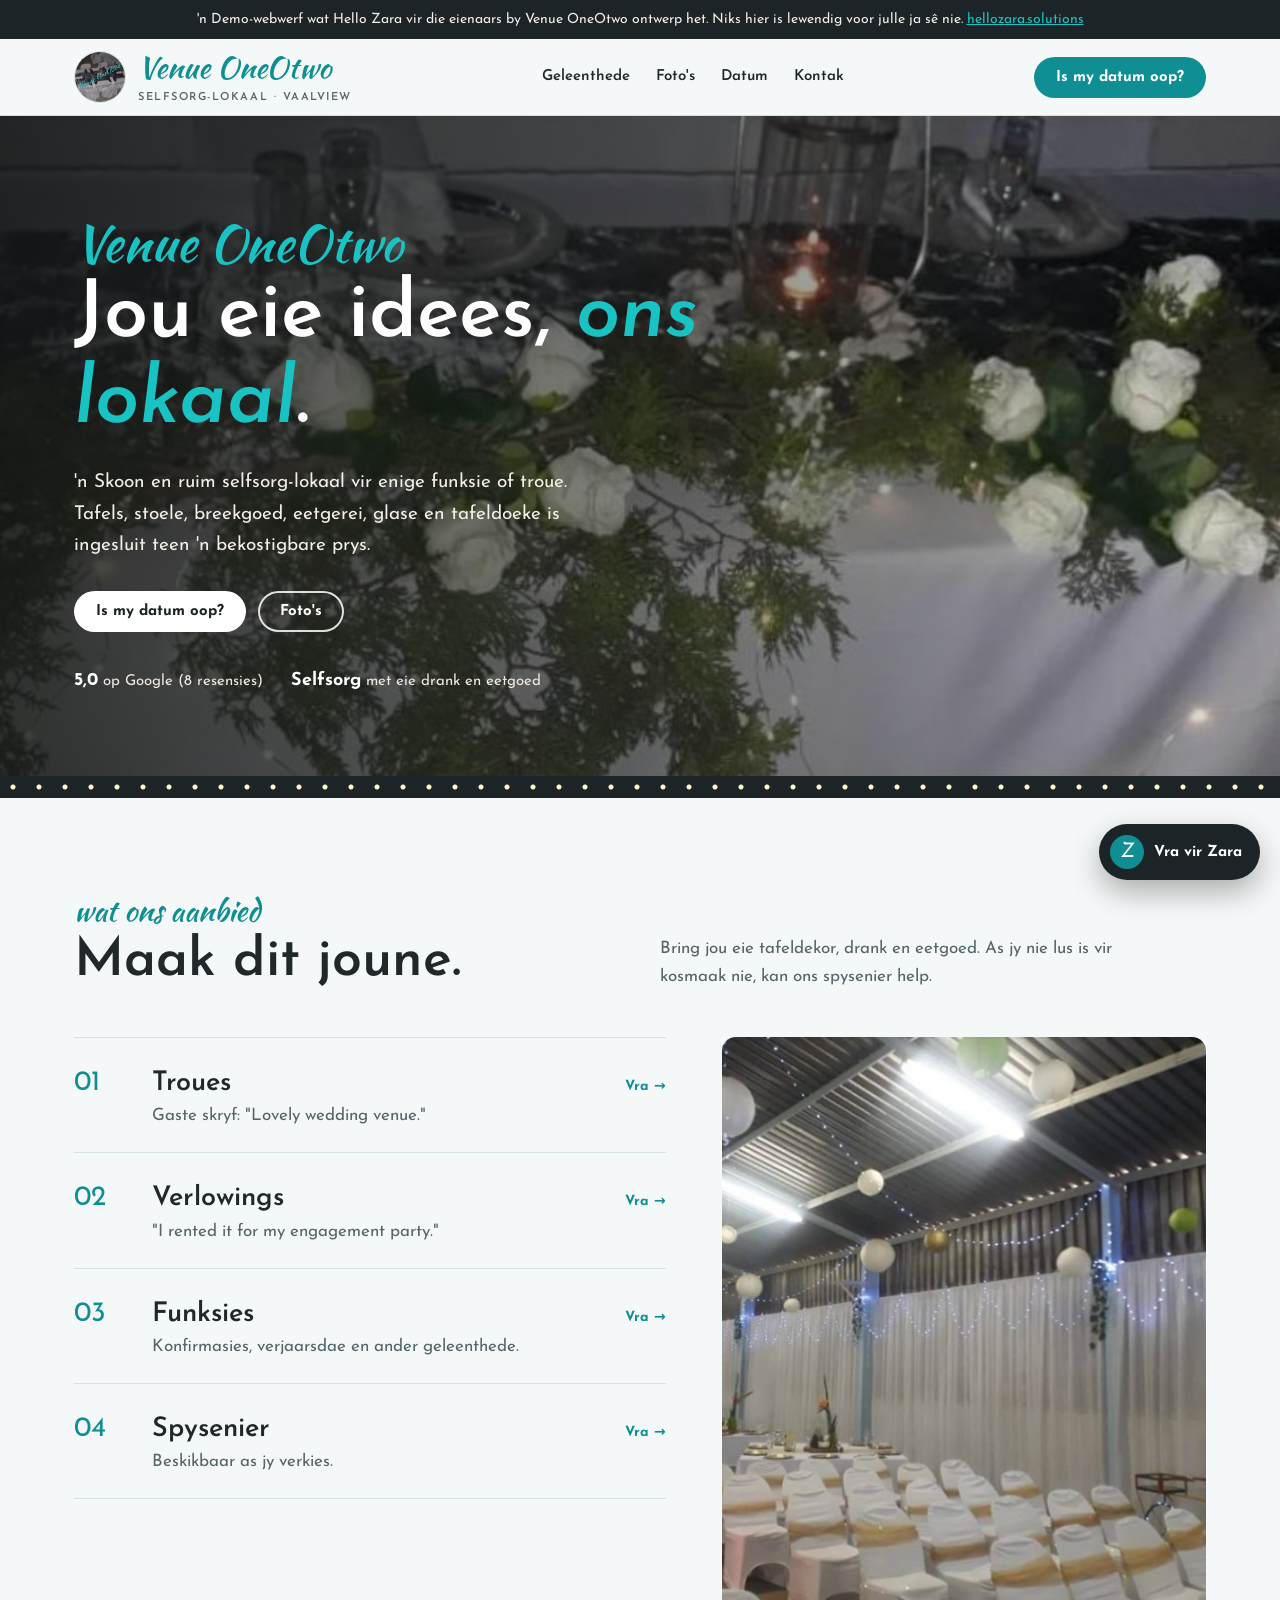
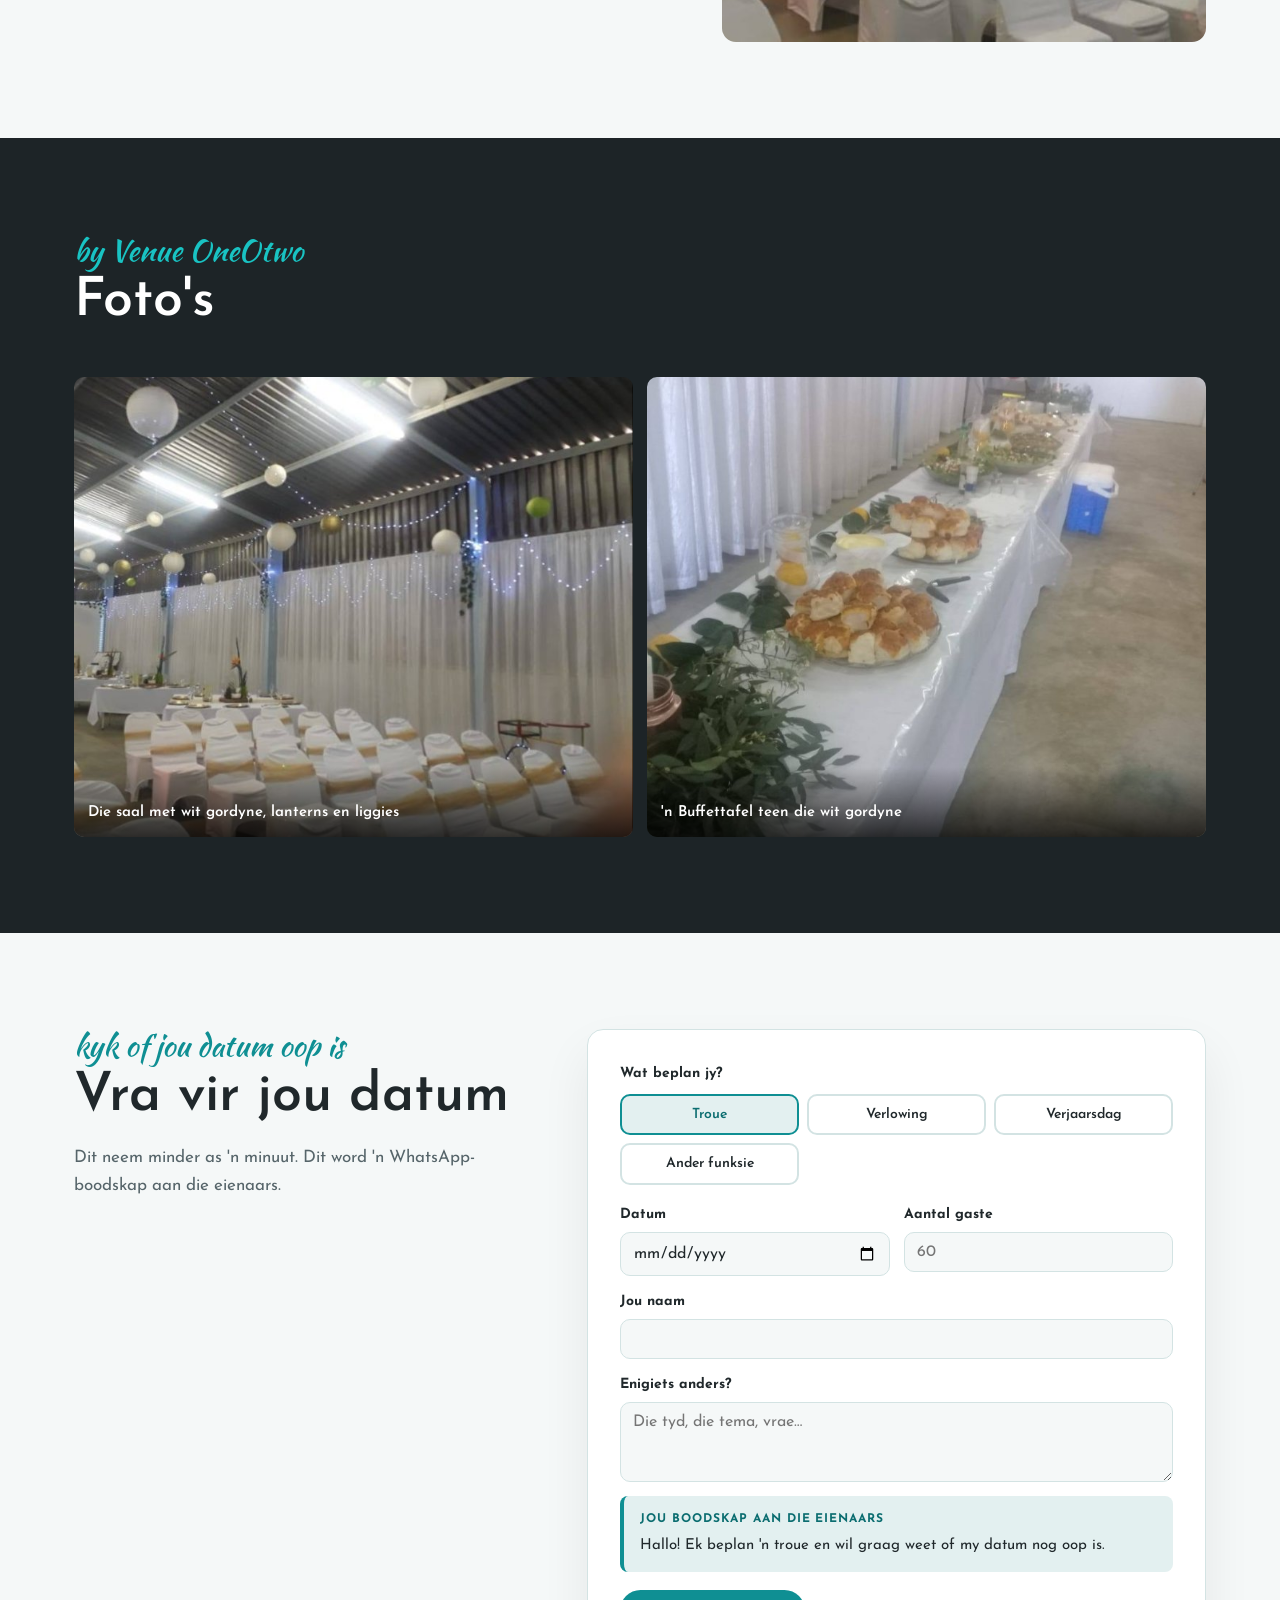
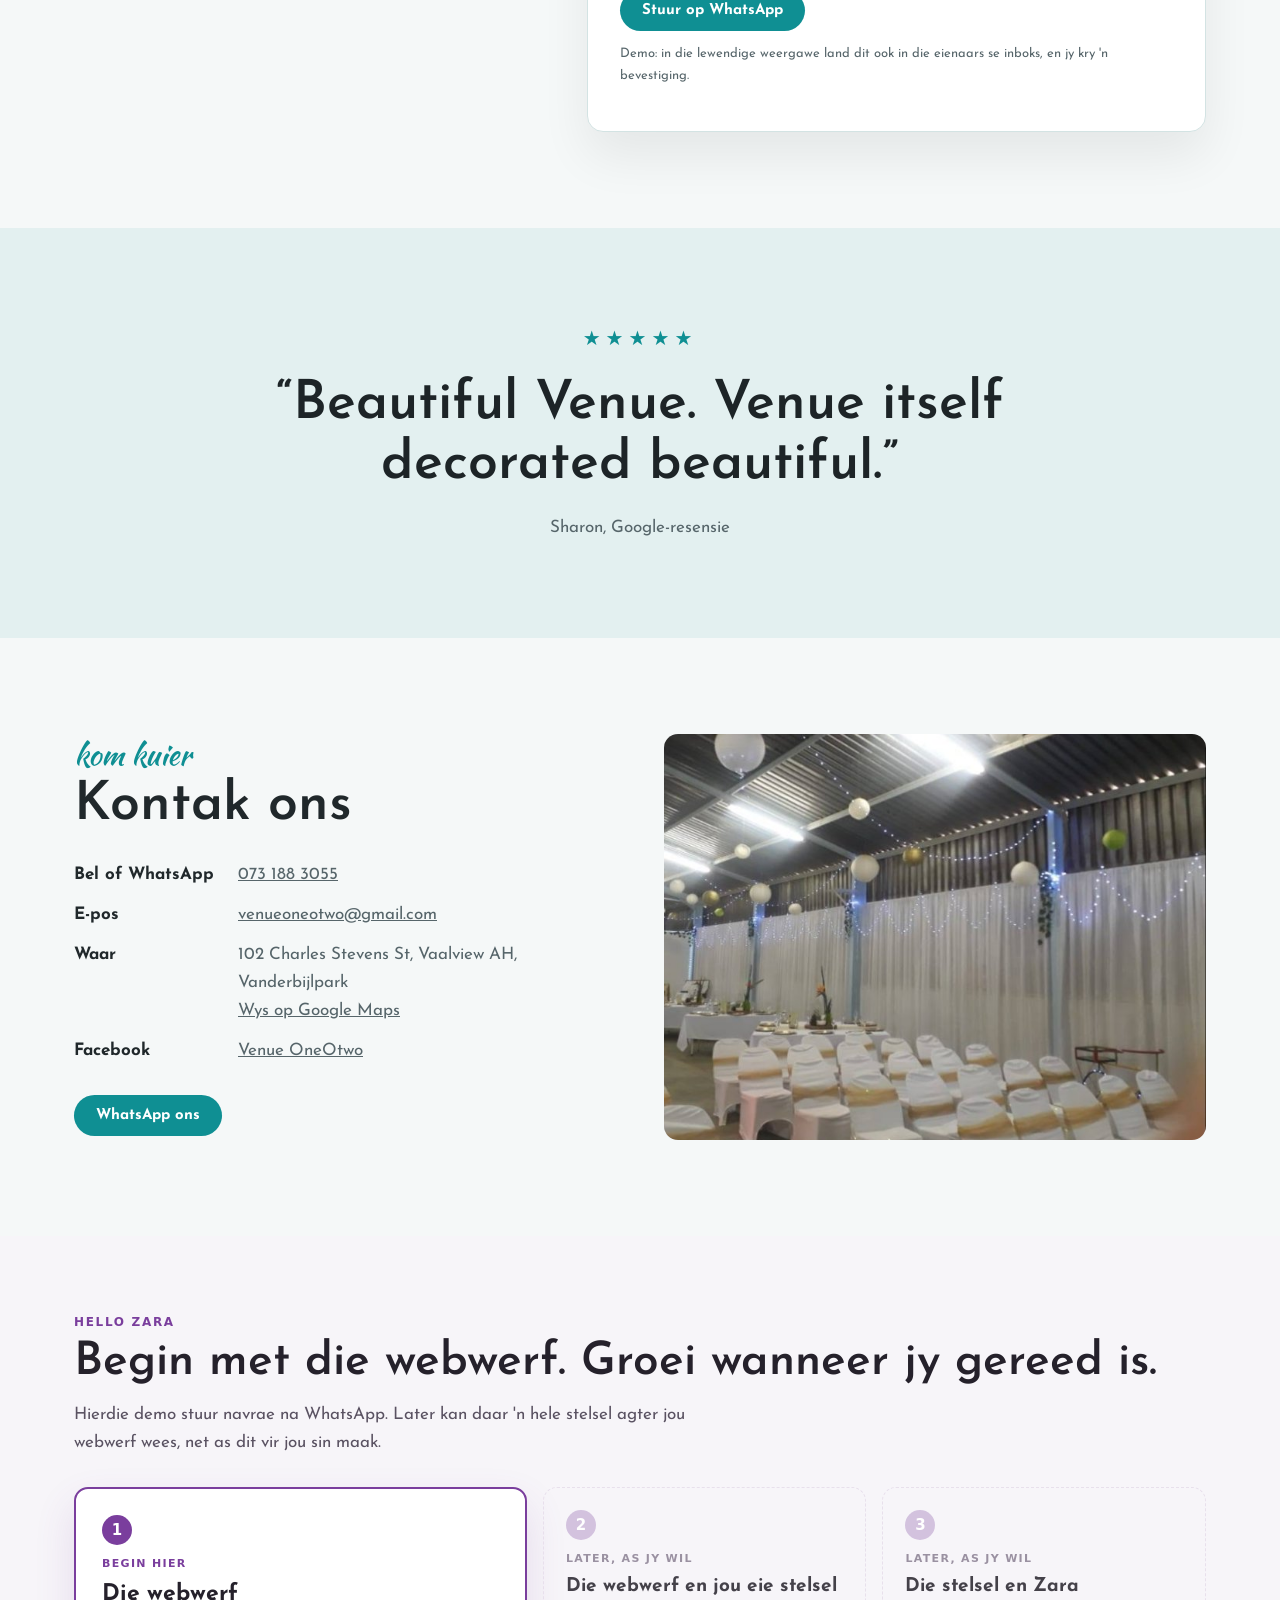
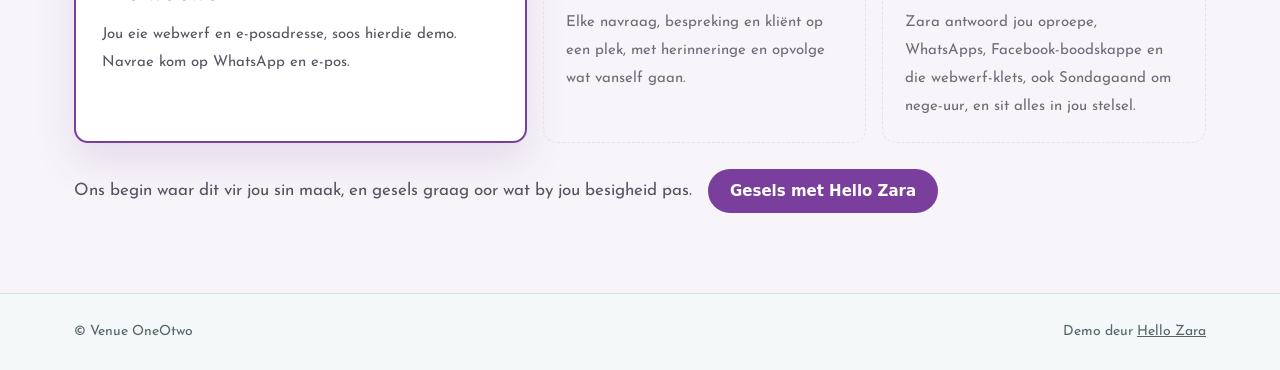
<file: oneotwo/index.html>
<!doctype html>
<html lang="af">
<head>
<meta charset="utf-8">
<meta name="viewport" content="width=device-width,initial-scale=1">
<meta name="robots" content="noindex,nofollow">
<title>Venue OneOtwo · Selfsorg-lokaal · Vaalview, Vanderbijlpark</title>
<meta name="description" content="&#x27;n Skoon en ruim selfsorg-lokaal vir enige funksie of troue in Vaalview, Vanderbijlpark. Tafels, stoele, breekgoed en tafeldoeke ingesluit.">
<link rel="preconnect" href="https://fonts.googleapis.com"><link rel="preconnect" href="https://fonts.gstatic.com" crossorigin>
<link href="https://fonts.googleapis.com/css2?family=Kaushan+Script&family=Josefin+Sans:wght@400;600;700&display=swap" rel="stylesheet">
<style>
:root{--a:#0f8f93;--a2:#0b6d70;--bg:#f5f8f8;--panel:#e3f0f0;--ink:#20282b;--muted:#56656a;--line:#d3e3e3;--dark:#1d2427;--accent:#19c3c3;--soft:#e9f5f5;--head:"Josefin Sans",system-ui,sans-serif;--body:"Josefin Sans",system-ui,sans-serif;--script:"Kaushan Script",cursive}
*{box-sizing:border-box}
html{scroll-behavior:smooth}
@media (prefers-reduced-motion:reduce){html{scroll-behavior:auto}*{transition:none!important}}
body{margin:0;background:var(--bg);color:var(--ink);font:400 17px/1.65 var(--body)}
img{max-width:100%;height:auto;display:block}
a{color:inherit}
:focus-visible{outline:3px solid var(--accent);outline-offset:3px;border-radius:4px}
.wrap{max-width:1180px;margin:0 auto;padding:0 24px}
h1,h2,h3{font-family:var(--head);font-weight:600;line-height:1.08;margin:0}
.demo-note{background:var(--dark);color:#f1ede4;font-size:14px;text-align:center;padding:8px 16px}
.demo-note a{color:var(--accent)}
header{position:sticky;top:0;z-index:20;background:color-mix(in srgb,var(--bg) 94%,transparent);backdrop-filter:blur(8px);border-bottom:1px solid var(--line)}
.nav{display:flex;align-items:center;justify-content:space-between;gap:16px;height:76px}
.brand{display:flex;align-items:center;gap:12px;text-decoration:none}
.brand img{width:52px;height:52px;border-radius:50%;object-fit:cover;border:1px solid var(--line)}
.brand span{font-family:var(--script);font-size:30px;color:var(--a);line-height:1}
.brand small{display:block;font:600 11px var(--body);letter-spacing:.14em;color:var(--muted);margin-top:4px}
.nav ul{display:flex;gap:26px;list-style:none;margin:0;padding:0;font-weight:600;font-size:15px}
.nav ul a{text-decoration:none}
.nav ul a:hover{color:var(--a)}
.btn{display:inline-flex;align-items:center;gap:8px;background:var(--a);color:#fff;text-decoration:none;font:700 15px var(--body);padding:13px 22px;border-radius:999px;border:0;cursor:pointer}
.btn:hover{background:var(--a2)}
.btn.light{background:#fff;color:var(--dark)}
.btn.light:hover{background:var(--soft)}
.btn.line{background:transparent;color:#fff;box-shadow:inset 0 0 0 2px rgba(255,255,255,.85)}
.btn.line:hover{background:rgba(255,255,255,.14)}
.hero{position:relative;min-height:660px;display:flex;align-items:flex-end;color:#fff;background:var(--dark);overflow:hidden}
.hero>img{position:absolute;inset:0;width:100%;height:100%;object-fit:cover}
.hero::after{content:"";position:absolute;inset:0;background:linear-gradient(90deg,rgba(15,18,16,.82) 0%,rgba(15,18,16,.55) 45%,rgba(15,18,16,.1) 100%)}
.hero .wrap{position:relative;z-index:1;padding-top:90px;padding-bottom:80px;width:100%}
.script-name{font-family:var(--script);font-size:clamp(34px,4vw,52px);color:var(--accent);line-height:1;margin-bottom:6px}
.hero h1{font-size:clamp(44px,6.2vw,84px);max-width:13ch;color:#fff}
.hero h1 em{font-style:italic;color:var(--accent)}
.hero p{font-size:19px;max-width:42ch;margin:22px 0 30px;color:#f2eee6}
.actions{display:flex;flex-wrap:wrap;gap:12px}
.proof{display:flex;flex-wrap:wrap;gap:10px 28px;margin-top:34px;font-size:15px;color:#efe9de}
.proof b{color:#fff;font-size:18px}
.band{height:18px;background:var(--a)}
.m-windmill .band{background:repeating-linear-gradient(90deg,var(--a) 0 22px,var(--accent) 22px 26px,var(--soft) 26px 30px)}
.m-gold .band{height:6px;background:linear-gradient(90deg,transparent,var(--a),transparent);margin:0}
.m-thatch .band{background:repeating-linear-gradient(115deg,#b08850 0 6px,#8f6a38 6px 9px,#c59e62 9px 14px)}
.m-flowers .band{background:linear-gradient(90deg,#c8306b,#f2a516,#7a4fb5,#3f7d4f,#c8306b)}
.m-lights .band{height:22px;background:var(--dark) radial-gradient(circle,#fff6c9 2px,transparent 3px) 0 50%/26px 22px repeat-x}
section{padding:96px 0}
.eyebrow{font-family:var(--script);color:var(--a);font-size:30px;line-height:1.1;margin-bottom:6px}
.head{display:grid;grid-template-columns:1fr 1fr;gap:40px;align-items:end;margin-bottom:46px}
.head h2{font-size:clamp(34px,4.2vw,54px)}
.head p{margin:0;max-width:44ch;color:var(--muted)}
.menu{display:grid;grid-template-columns:1.1fr .9fr;gap:56px;align-items:start}
.menu ol{list-style:none;margin:0;padding:0;counter-reset:m}
.menu li{counter-increment:m;display:grid;grid-template-columns:60px 1fr auto;gap:18px;align-items:baseline;padding:22px 0;border-bottom:1px solid var(--line)}
.menu li:first-child{border-top:1px solid var(--line)}
.menu li::before{content:counter(m,decimal-leading-zero);font-family:var(--head);font-size:28px;color:var(--a)}
.menu h3{font-size:27px}
.menu p{margin:4px 0 0;color:var(--muted)}
.menu li a{font-weight:700;font-size:14px;color:var(--a);text-decoration:none;white-space:nowrap}
.menu li a:hover{text-decoration:underline}
.menu figure{margin:0;position:sticky;top:100px}
.menu figure img{border-radius:14px;aspect-ratio:4/5;object-fit:cover;width:100%}
.gallery-sec{background:var(--dark);color:#fff}
.gallery-sec h2{color:#fff}
.gallery-sec .eyebrow{color:var(--accent)}
.strip{display:grid;gap:14px}
.strip figure{margin:0;position:relative;overflow:hidden;border-radius:10px;min-height:240px}
.strip img{width:100%;height:100%;object-fit:cover;position:absolute;inset:0}
.strip figcaption{position:absolute;left:0;right:0;bottom:0;padding:34px 14px 12px;background:linear-gradient(transparent,rgba(0,0,0,.72));font-weight:600;font-size:15px}
.strip.n2{grid-template-columns:1fr 1fr;grid-auto-rows:460px}
.strip.n3{grid-template-columns:1.4fr 1fr 1fr;grid-auto-rows:460px}
.strip.n5{grid-template-columns:repeat(3,1fr);grid-auto-rows:240px}
.strip.n5 figure:first-child{grid-row:span 2}
.quote{display:grid;grid-template-columns:.85fr 1.15fr;gap:56px;align-items:start}
.quote aside h2{font-size:clamp(34px,4.2vw,54px)}
.quote aside p{color:var(--muted);max-width:38ch}
.avail{background:var(--soft);border-radius:12px;padding:18px 20px;margin-top:22px}
.avail b{font-family:var(--head);font-size:20px}
.avail ul{margin:10px 0;padding:0;list-style:none}
.avail li{padding:6px 0;border-bottom:1px dashed var(--line)}
.avail strong{color:var(--a);margin-right:8px}
.avail p{font-size:13px;margin:6px 0 0}
form.card{background:#fff;border:1px solid var(--line);border-radius:16px;padding:32px;box-shadow:0 24px 50px rgba(20,20,20,.07)}
fieldset{border:0;padding:0;margin:0 0 18px}
legend{font-weight:700;font-size:14px;margin-bottom:8px;padding:0}
.opts{display:grid;grid-template-columns:repeat(3,1fr);gap:8px}
.opts label{cursor:pointer;position:relative}
.opts input{position:absolute;opacity:0}
.opts span{display:block;text-align:center;padding:10px 8px;border:2px solid var(--line);border-radius:10px;font-weight:600;font-size:14px;line-height:1.25}
.opts input:checked+span{border-color:var(--a);background:var(--panel);color:var(--a2)}
.opts input:focus-visible+span{outline:3px solid var(--accent);outline-offset:2px}
.row{display:grid;grid-template-columns:1fr 1fr;gap:14px}
.field{display:flex;flex-direction:column;gap:6px;margin-bottom:14px;font-weight:700;font-size:14px}
.field input,.field textarea{font:400 16px var(--body);border:1px solid var(--line);border-radius:10px;padding:11px 12px;background:var(--bg);color:var(--ink)}
.field textarea{min-height:80px;resize:vertical}
.out{background:var(--panel);border-left:4px solid var(--a);border-radius:8px;padding:14px 16px;white-space:pre-line;font-size:15px;margin:4px 0 18px}
.out b{display:block;font-size:12px;letter-spacing:.08em;color:var(--a2);margin-bottom:4px}
.small{font-size:13px;color:var(--muted);margin-top:12px}
.review{background:var(--panel);text-align:center}
.review blockquote{margin:0 auto;font:600 clamp(30px,4.2vw,54px)/1.12 var(--head);max-width:24ch;color:var(--dark)}
.review .stars{color:var(--a);letter-spacing:5px;font-size:20px;margin-bottom:18px}
.review cite{display:block;margin-top:18px;font-style:normal;color:var(--muted)}
.contact{display:grid;grid-template-columns:1fr 1fr;gap:48px;align-items:center}
.contact h2{font-size:clamp(34px,4.2vw,54px)}
.contact dl{display:grid;grid-template-columns:auto 1fr;gap:12px 24px;margin:26px 0 30px}
.contact dt{font-weight:700}
.contact dd{margin:0;color:var(--muted);word-break:break-word}
.contact .pic img{border-radius:14px;aspect-ratio:4/3;object-fit:cover;width:100%}
footer{border-top:1px solid var(--line);padding:26px 0;font-size:14px;color:var(--muted)}
footer .wrap{display:flex;justify-content:space-between;flex-wrap:wrap;gap:12px}
.zara-btn{position:fixed;right:20px;bottom:20px;z-index:40;display:flex;align-items:center;gap:10px;background:var(--dark);color:#fff;border:0;border-radius:999px;padding:11px 18px 11px 11px;font:700 15px var(--body);cursor:pointer;box-shadow:0 12px 30px rgba(0,0,0,.3)}
.zara-btn i{width:34px;height:34px;border-radius:50%;background:var(--a);display:grid;place-items:center;font:italic 20px var(--head)}
.chat{position:fixed;right:20px;bottom:84px;z-index:41;width:min(370px,calc(100vw - 32px));height:min(540px,calc(100vh - 120px));background:#fff;border-radius:16px;box-shadow:0 24px 60px rgba(0,0,0,.28);display:none;flex-direction:column;overflow:hidden}
.chat.open{display:flex}
.chat-top{background:var(--a);color:#fff;padding:14px 16px;display:flex;justify-content:space-between;align-items:center}
.chat-top b{display:block}
.chat-top small{opacity:.9}
.chat-top button{background:none;border:0;color:#fff;font-size:24px;cursor:pointer;line-height:1}
.log{flex:1;overflow:auto;padding:16px;display:flex;flex-direction:column;gap:10px;background:var(--bg)}
.msg{max-width:86%;padding:10px 13px;border-radius:12px;font-size:15px;line-height:1.45}
.msg.z{background:#fff;border:1px solid var(--line);align-self:flex-start;border-bottom-left-radius:3px}
.msg.u{background:var(--a);color:#fff;align-self:flex-end;border-bottom-right-radius:3px}
.quick{display:flex;flex-wrap:wrap;gap:6px;padding:10px 12px;border-top:1px solid var(--line)}
.quick button{font:600 13px var(--body);border:1px solid var(--line);background:#fff;color:var(--ink);border-radius:999px;padding:6px 11px;cursor:pointer}
.quick button:hover{border-color:var(--a)}
.ask{display:flex;gap:8px;padding:10px 12px 14px}
.ask input{flex:1;font:inherit;font-size:15px;border:1px solid var(--line);border-radius:999px;padding:9px 14px}
.ask button{border:0;background:var(--a);color:#fff;border-radius:999px;padding:0 16px;font-weight:700;cursor:pointer}
.chat-note{font-size:11px;color:var(--muted);text-align:center;padding:0 12px 10px}
@media (max-width:900px){
  .nav ul{display:none}
  .hero{min-height:580px}
  .hero::after{background:linear-gradient(0deg,rgba(15,18,16,.9) 0%,rgba(15,18,16,.55) 60%,rgba(15,18,16,.2) 100%)}
  .head,.menu,.quote,.contact{grid-template-columns:1fr}
  .head{gap:14px}
  .menu figure{position:static}
  .strip.n2,.strip.n3{grid-template-columns:1fr 1fr;grid-auto-rows:300px}
  .strip.n3 figure:first-child{grid-column:1/3}
  .strip.n5{grid-template-columns:1fr 1fr;grid-auto-rows:200px}
  .strip.n5 figure:first-child{grid-column:1/3;grid-row:auto}
  section{padding:68px 0}
}
@media (max-width:520px){
  .wrap{padding:0 16px}
  .brand small{display:none}
  .brand span{font-size:24px}
  .nav .btn{padding:10px 14px;font-size:13px}
  .opts{grid-template-columns:1fr 1fr}
  .row{grid-template-columns:1fr}
  .menu li{grid-template-columns:40px 1fr}
  .menu li a{grid-column:2}
  .strip.n2{grid-template-columns:1fr;grid-auto-rows:340px}
  .zara-btn span{display:none}
  .zara-btn{padding:11px}
}

.hero.split{display:grid;grid-template-columns:1.1fr .9fr;align-items:center;min-height:auto}
.hero.split::after{display:none}
.hero.split>img{position:relative;order:2;inset:auto;height:auto;max-height:620px;width:calc(100% - 48px);margin:48px 48px 48px 0;border-radius:18px;object-fit:cover;aspect-ratio:4/5;box-shadow:0 30px 60px rgba(0,0,0,.35)}
.hero.split .wrap{order:1;padding:70px 24px 70px max(24px,calc((100vw - 1180px)/2 + 24px))}
@media (max-width:900px){.hero.split{grid-template-columns:1fr}.hero.split>img{order:1;width:calc(100% - 32px);margin:16px;max-height:420px;aspect-ratio:4/3}.hero.split .wrap{order:2;padding:20px 16px 56px}}

.m-windmill .hero:not(.split)>img{object-position:70% 40%}
.quote>*,.contact>*,.menu>*,.head>*{min-width:0}
body{overflow-x:clip}
@media (max-width:900px){.hero:not(.split)::after{background:linear-gradient(0deg,rgba(15,18,16,.92) 0%,rgba(15,18,16,.72) 55%,rgba(15,18,16,.55) 100%)}}
.m-windmill .hero:not(.split)::after{background:linear-gradient(90deg,rgba(20,30,26,.88) 0%,rgba(20,30,26,.62) 50%,rgba(20,30,26,.15) 100%)}

</style>
<style id="hz-more-css">
.hz-more{padding:80px 0;background:#f7f5f9;color:#25212b;font-family:inherit}
.hz-more .hz-w{max-width:1180px;margin:0 auto;padding:0 24px}
.hz-more .hz-tag{font:700 12px/1 system-ui,sans-serif;letter-spacing:.14em;color:#7a3e9d;text-transform:uppercase;margin-bottom:10px}
.hz-more h2{font-size:clamp(30px,3.6vw,46px);margin:0 0 12px;line-height:1.1}
.hz-more .hz-p{max-width:60ch;margin:0 0 30px;color:#5a5262}
.hz-more ol{list-style:none;margin:0;padding:0;display:grid;grid-template-columns:1.4fr 1fr 1fr;gap:16px;counter-reset:hz;align-items:stretch}
.hz-more li{counter-increment:hz;background:#fff;border:1px solid #e5dcea;border-radius:14px;padding:22px}
.hz-more li::before{content:counter(hz);display:inline-grid;place-items:center;width:30px;height:30px;border-radius:50%;background:#7a3e9d;color:#fff;font:700 15px system-ui,sans-serif;margin-bottom:12px}
.hz-more li em{display:block;font:700 11px system-ui,sans-serif;letter-spacing:.12em;text-transform:uppercase;color:#7a3e9d;font-style:normal;margin-bottom:6px}
.hz-more li.hz-now{border:2px solid #7a3e9d;box-shadow:0 18px 40px rgba(122,62,157,.14);padding:26px}
.hz-more li.hz-now b{font-size:23px}
.hz-more li.hz-later{background:transparent;border-style:dashed;opacity:.85}
.hz-more li.hz-later::before{background:#cdb9da}
.hz-more li.hz-later em{color:#8a7f92}
.hz-more li b{display:block;font-size:19px;margin-bottom:6px}
.hz-more li span{color:#5a5262;font-size:15px;line-height:1.5}
.hz-more .hz-f{display:flex;flex-wrap:wrap;align-items:center;gap:16px;margin-top:26px}
.hz-more .hz-f p{margin:0;color:#5a5262}
.hz-more .hz-b{display:inline-block;background:#7a3e9d;color:#fff;text-decoration:none;font:700 15px system-ui,sans-serif;padding:13px 22px;border-radius:999px}
.hz-more .hz-b:hover{background:#5f2f7b}
.hz-more .hz-by{font-size:13px;color:#857c8c;margin-top:14px}
@media (max-width:820px){.hz-more ol{grid-template-columns:1fr}.hz-more{padding:60px 0}.hz-more .hz-w{padding:0 16px}}
</style></head>
<body class="m-lights">
<div class="demo-note">&#x27;n Demo-webwerf wat Hello Zara vir die eienaars by Venue OneOtwo ontwerp het. Niks hier is lewendig voor julle ja sê nie. <a href="https://hellozara.solutions">hellozara.solutions</a></div>
<header><div class="wrap nav">
  <a class="brand" href="#top" aria-label="Venue OneOtwo"><img src="img/logo.jpg" alt="" width="52" height="52"><div><span>Venue OneOtwo</span><small>SELFSORG-LOKAAL · VAALVIEW</small></div></a>
  <ul><li><a href="#geleenthede">Geleenthede</a></li><li><a href="#fotos">Foto's</a></li><li><a href="#datum">Datum</a></li><li><a href="#kontak">Kontak</a></li></ul>
  <a class="btn" href="#datum">Is my datum oop?</a>
</div></header>
<main id="top">
<div class="hero">
  <img src="img/cover.jpg" alt="&#x27;n Tafel met wit rose, groen takkies en liggies by Venue OneOtwo">
  <div class="wrap">
    <div class="script-name">Venue OneOtwo</div>
    <h1>Jou eie idees, <em>ons lokaal</em>.</h1>
    <p>&#x27;n Skoon en ruim selfsorg-lokaal vir enige funksie of troue. Tafels, stoele, breekgoed, eetgerei, glase en tafeldoeke is ingesluit teen &#x27;n bekostigbare prys.</p>
    <div class="actions"><a class="btn light" href="#datum">Is my datum oop?</a><a class="btn line" href="#fotos">Foto's</a></div>
    <div class="proof"><span><b>5,0</b> op Google (8 resensies)</span><span><b>Selfsorg</b> met eie drank en eetgoed</span></div>
  </div>
</div>
<div class="band" aria-hidden="true"></div>
<section id="geleenthede"><div class="wrap">
  <div class="head"><div><div class="eyebrow">wat ons aanbied</div><h2>Maak dit joune.</h2></div><p>Bring jou eie tafeldekor, drank en eetgoed. As jy nie lus is vir kosmaak nie, kan ons spysenier help.</p></div>
  <div class="menu"><ol><li><div><h3>Troues</h3><p>Gaste skryf: &quot;Lovely wedding venue.&quot;</p></div><a href="#datum" data-kind="Troue">Vra →</a></li><li><div><h3>Verlowings</h3><p>&quot;I rented it for my engagement party.&quot;</p></div><a href="#datum" data-kind="Verlowing">Vra →</a></li><li><div><h3>Funksies</h3><p>Konfirmasies, verjaarsdae en ander geleenthede.</p></div><a href="#datum" data-kind="Verjaarsdag">Vra →</a></li><li><div><h3>Spysenier</h3><p>Beskikbaar as jy verkies.</p></div><a href="#datum" data-kind="Ander funksie">Vra →</a></li></ol>
  <figure><img src="img/hall.jpg" alt="Die saal met wit gordyne, liggies, lanterns en stoele met strikke" loading="lazy"></figure></div>
</div></section>
<section id="fotos" class="gallery-sec"><div class="wrap">
  <div class="head"><div><div class="eyebrow">by Venue OneOtwo</div><h2>Foto's</h2></div></div>
  <div class="strip n2"><figure><img src="img/hall.jpg" alt="Die saal met wit gordyne, lanterns en liggies" loading="lazy"><figcaption>Die saal met wit gordyne, lanterns en liggies</figcaption></figure><figure><img src="img/buffet.jpg" alt="&#x27;n Buffettafel teen die wit gordyne" loading="lazy"><figcaption>&#x27;n Buffettafel teen die wit gordyne</figcaption></figure></div>
</div></section>
<section id="datum"><div class="wrap quote">
  <aside><div class="eyebrow">kyk of jou datum oop is</div><h2>Vra vir jou datum</h2><p>Dit neem minder as &#x27;n minuut. Dit word &#x27;n WhatsApp-boodskap aan die eienaars.</p></aside>
  <form class="card" id="q" novalidate>
    <fieldset><legend>Wat beplan jy?</legend><div class="opts"><label><input type="radio" name="kind" value="Troue" checked><span>Troue</span></label><label><input type="radio" name="kind" value="Verlowing"><span>Verlowing</span></label><label><input type="radio" name="kind" value="Verjaarsdag"><span>Verjaarsdag</span></label><label><input type="radio" name="kind" value="Ander funksie"><span>Ander funksie</span></label></div></fieldset>
    <div class="row"><label class="field">Datum<input type="date" id="d"></label><label class="field">Aantal gaste<input id="g" inputmode="numeric" placeholder="60"></label></div>
    <label class="field">Jou naam<input id="n" autocomplete="given-name"></label>
    <label class="field">Enigiets anders?<textarea id="x" placeholder="Die tyd, die tema, vrae…"></textarea></label>
    <div class="out" aria-live="polite"><b>JOU BOODSKAP AAN DIE EIENAARS</b><span id="msg"></span></div>
    <button class="btn" type="submit">Stuur op WhatsApp</button>
    <p class="small">Demo: in die lewendige weergawe land dit ook in die eienaars se inboks, en jy kry &#x27;n bevestiging.</p>
  </form>
</div></section>
<section class="review"><div class="wrap"><div class="stars" aria-label="5">★★★★★</div><blockquote>“Beautiful Venue. Venue itself decorated beautiful.”</blockquote><cite>Sharon, Google-resensie</cite></div></section>
<section id="kontak"><div class="wrap contact">
  <div><div class="eyebrow">kom kuier</div><h2>Kontak ons</h2>
  <dl><dt>Bel of WhatsApp</dt><dd><a href="https://wa.me/27731883055" target="_blank" rel="noopener">073 188 3055</a></dd>
  <dt>E-pos</dt><dd><a href="mailto:venueoneotwo@gmail.com">venueoneotwo@gmail.com</a></dd>
  <dt>Waar</dt><dd>102 Charles Stevens St, Vaalview AH, Vanderbijlpark<br><a href="https://www.google.com/maps/search/?api=1&query=Venue+OneOtwo+Vaalview+Vanderbijlpark" target="_blank" rel="noopener">Wys op Google Maps</a></dd>
  <dt>Facebook</dt><dd><a href="https://www.facebook.com/profile.php?id=100063672122055" target="_blank" rel="noopener">Venue OneOtwo</a></dd></dl>
  <a class="btn" href="https://wa.me/27731883055" target="_blank" rel="noopener">WhatsApp ons</a></div>
  <div class="pic"><img src="img/hall.jpg" alt="Die saal met wit gordyne, lanterns en liggies" loading="lazy"></div>
</div></section>
</main>
<section class="hz-more" id="meer" aria-label="Begin met die webwerf. Groei wanneer jy gereed is."><div class="hz-w">
<div class="hz-tag">Hello Zara</div><h2>Begin met die webwerf. Groei wanneer jy gereed is.</h2><p class="hz-p">Hierdie demo stuur navrae na WhatsApp. Later kan daar &#x27;n hele stelsel agter jou webwerf wees, net as dit vir jou sin maak.</p>
<ol><li class="hz-now"><em>Begin hier</em><b>Die webwerf</b><span>Jou eie webwerf en e-posadresse, soos hierdie demo. Navrae kom op WhatsApp en e-pos.</span></li><li class="hz-later"><em>Later, as jy wil</em><b>Die webwerf en jou eie stelsel</b><span>Elke navraag, bespreking en kliënt op een plek, met herinneringe en opvolge wat vanself gaan.</span></li><li class="hz-later"><em>Later, as jy wil</em><b>Die stelsel en Zara</b><span>Zara antwoord jou oproepe, WhatsApps, Facebook-boodskappe en die webwerf-klets, ook Sondagaand om nege-uur, en sit alles in jou stelsel.</span></li></ol>
<div class="hz-f"><p>Ons begin waar dit vir jou sin maak, en gesels graag oor wat by jou besigheid pas.</p><a class="hz-b" href="https://wa.me/27788617650?text=Hallo%2C%20ek%20het%20die%20demo-webwerf%20vir%20Venue%20OneOtwo%20gesien." target="_blank" rel="noopener">Gesels met Hello Zara</a></div>
</div></section>
<footer><div class="wrap"><span>© Venue OneOtwo</span><span>Demo deur <a href="https://hellozara.solutions">Hello Zara</a></span></div></footer>
<button class="zara-btn" id="zo" aria-expanded="false" aria-controls="chat"><i>Z</i><span>Vra vir Zara</span></button>
<div class="chat" id="chat" role="dialog" aria-label="Zara">
  <div class="chat-top"><div><b>Zara · Venue OneOtwo</b><small>Venue OneOtwo se assistent (demo)</small></div><button id="zc" aria-label="×">×</button></div>
  <div class="log" id="log" aria-live="polite"></div>
  <div class="quick" id="quick"><button data-q="date">Is my datum oop?</button><button data-q="what">Wat bied julle aan?</button><button data-q="where">Waar is julle?</button><button data-q="price">Hoeveel kos dit?</button></div>
  <form class="ask" id="ask"><input id="ai" placeholder="Tik jou vraag…" aria-label="Tik jou vraag…"><button>Stuur</button></form>
  <div class="chat-note">Demo-klets deur Hello Zara</div>
</div>
<script>
const C={"WA": "27731883055", "L": {"lang": "af", "demo_note": "'n Demo-webwerf wat Hello Zara vir die eienaars by Venue OneOtwo ontwerp het. Niks hier is lewendig voor julle ja sê nie.", "nav": ["Geleenthede", "Foto's", "Datum", "Kontak"], "cta": "Is my datum oop?", "events_eyebrow": "wat ons aanbied", "gallery_eyebrow": "by Venue OneOtwo", "form_eyebrow": "kyk of jou datum oop is", "form_title": "Vra vir jou datum", "form_sub": "Dit neem minder as 'n minuut. Dit word 'n WhatsApp-boodskap aan die eienaars.", "kind": "Wat beplan jy?", "date": "Datum", "guests": "Aantal gaste", "yourname": "Jou naam", "extra": "Enigiets anders?", "extra_ph": "Die tyd, die tema, vrae…", "out": "JOU BOODSKAP AAN DIE EIENAARS", "send": "Stuur op WhatsApp", "small": "Demo: in die lewendige weergawe land dit ook in die eienaars se inboks, en jy kry 'n bevestiging.", "contact_eyebrow": "kom kuier", "contact_title": "Kontak die eienaars", "call": "Bel of WhatsApp", "email": "E-pos", "where": "Waar", "maps": "Wys op Google Maps", "wa_btn": "WhatsApp die eienaars", "footer": "Demo deur", "review_src": "Google-resensie", "zara_btn": "Vra vir Zara", "zara_sub": "die eienaars se assistent (demo)", "zara_hi": "Hallo! Ek is Zara, die eienaars se assistent by Venue OneOtwo. Ek kan kyk of jou datum oop is of 'n vinnige vraag beantwoord.", "q_date": "Is my datum oop?", "q_what": "Wat bied julle aan?", "q_where": "Waar is julle?", "q_price": "Hoeveel kos dit?", "ask_ph": "Tik jou vraag…", "send_short": "Stuur", "chat_note": "Demo-klets deur Hello Zara", "f1": "Lekker! Watter soort geleentheid is dit?", "f2": "Op watter datum?", "f3": "Ongeveer hoeveel gaste?", "f4": "Laaste een: wat is jou naam?", "f5": "Dankie, {n}! Ek het genoteer: {k}, {d}, ongeveer {g} gaste.", "f6": "In die lewendige weergawe kry die eienaars dit dadelik en laat sy weet of die datum oop is. Jy kry ook 'n herinnering.", "unk": "Goeie vraag! Ek sal sorg dat die eienaars dit sien. Jy kan ook WhatsApp na {phone}.", "msg_hi": "Hallo{n}! Ek beplan 'n {k} en wil graag weet of my datum nog oop is.", "msg_date": "Datum", "msg_g": "Aantal gaste", "msg_x": "Verder", "dis": ", dis ", "rx_date": "datum|oop|beskikbaar|boek|bespreek", "rx_price": "prys|hoeveel|koste|r\\d", "rx_where": "waar|adres|ligging|ry", "rx_what": "wat|bied|doen|troue|funksie|partytjie"}, "A": {"what": "Venue OneOtwo is 'n selfsorg-lokaal vir troues en funksies. Tafels, stoele, breekgoed, eetgerei, glase en tafeldoeke is ingesluit, en 'n spysenier is beskikbaar as jy verkies.", "where": "Ons is by 102 Charles Stevens St, Vaalview AH, Vanderbijlpark. Maak asseblief 'n afspraak om te kom kyk.", "price": "Die prys sluit tafels, stoele, breekgoed en tafeldoeke in. Ons stuur vir jou 'n kwotasie vir jou datum. Sal ek vir jou datum vra?"}, "phone": "073 188 3055", "owner": "die eienaars"};
const L=C.L,$=s=>document.querySelector(s);
function build(){
  const k=document.querySelector('input[name=kind]:checked').value,d=$('#d').value,g=$('#g').value.trim(),n=$('#n').value.trim(),x=$('#x').value.trim();
  let date='';if(d){date=new Date(d+'T12:00').toLocaleDateString(L.lang==='af'?'af-ZA':'en-ZA',{weekday:'long',day:'numeric',month:'long',year:'numeric'});}
  const lines=[L.msg_hi.replace('{n}',n?L.dis+n:'').replace('{k}',k.toLowerCase())];
  if(date)lines.push(L.msg_date+': '+date);
  if(g)lines.push(L.msg_g+': '+g);
  if(x)lines.push(L.msg_x+': '+x);
  return lines.join('\n');
}
const upd=()=>$('#msg').textContent=build();
$('#q').addEventListener('input',upd);
$('#q').addEventListener('submit',e=>{e.preventDefault();window.open('https://wa.me/'+C.WA+'?text='+encodeURIComponent(build()),'_blank','noopener');});
document.querySelectorAll('[data-kind]').forEach(a=>a.addEventListener('click',()=>{const r=document.querySelector(`input[name=kind][value="${a.dataset.kind}"]`);if(r){r.checked=true;upd();}}));
upd();
const log=$('#log'),chat=$('#chat');let step=null,o={};
function say(t,w='z'){const m=document.createElement('div');m.className='msg '+w;m.textContent=t;log.appendChild(m);log.scrollTop=log.scrollHeight;}
function open(){chat.classList.add('open');$('#zo').setAttribute('aria-expanded','true');if(!log.children.length)say(L.zara_hi);$('#ai').focus();}
function close(){chat.classList.remove('open');$('#zo').setAttribute('aria-expanded','false');}
$('#zo').onclick=()=>chat.classList.contains('open')?close():open();$('#zc').onclick=close;
function startQ(){step='kind';o={};say(L.f1);}
function flow(t){
  if(step==='kind'){o.kind=t;step='date';return say(L.f2);}
  if(step==='date'){o.date=t;step='guests';return say(L.f3);}
  if(step==='guests'){o.guests=t;step='name';return say(L.f4);}
  if(step==='name'){step=null;say(L.f5.replace('{n}',t.replace(/^./,c=>c.toUpperCase())).replace('{k}',o.kind).replace('{d}',o.date).replace('{g}',o.guests));return say(L.f6);}
}
function answer(t){const q=t.toLowerCase();
  if(step)return flow(t);
  if(new RegExp(L.rx_date).test(q))return startQ();
  if(new RegExp(L.rx_price).test(q))return say(C.A.price);
  if(new RegExp(L.rx_where).test(q))return say(C.A.where);
  if(new RegExp(L.rx_what).test(q))return say(C.A.what);
  say(L.unk.replace('{phone}',C.phone));}
$('#quick').addEventListener('click',e=>{const b=e.target.closest('button');if(!b)return;say(b.textContent,'u');step=null;b.dataset.q==='date'?startQ():say(C.A[b.dataset.q]);});
$('#ask').addEventListener('submit',e=>{e.preventDefault();const v=$('#ai').value.trim();if(!v)return;say(v,'u');$('#ai').value='';setTimeout(()=>answer(v),350);});

</script>
</body>
</html>
</file>
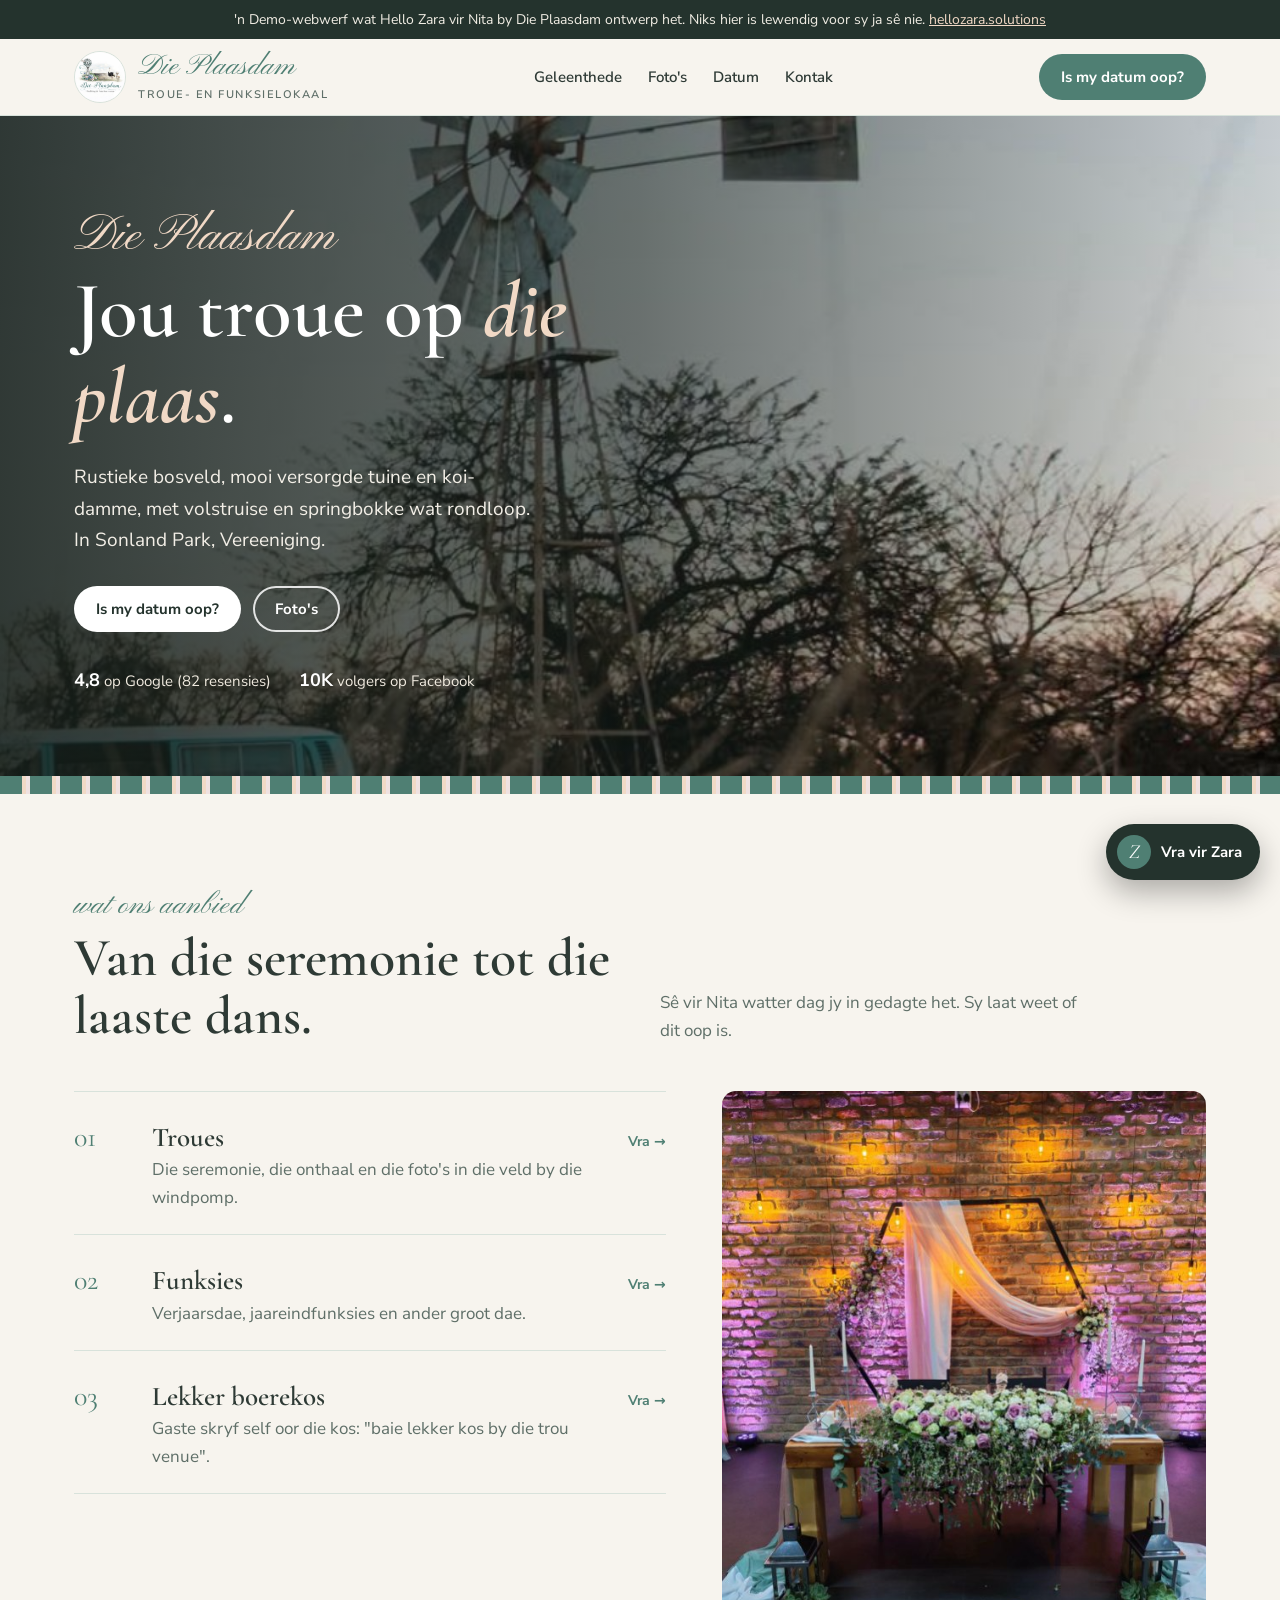
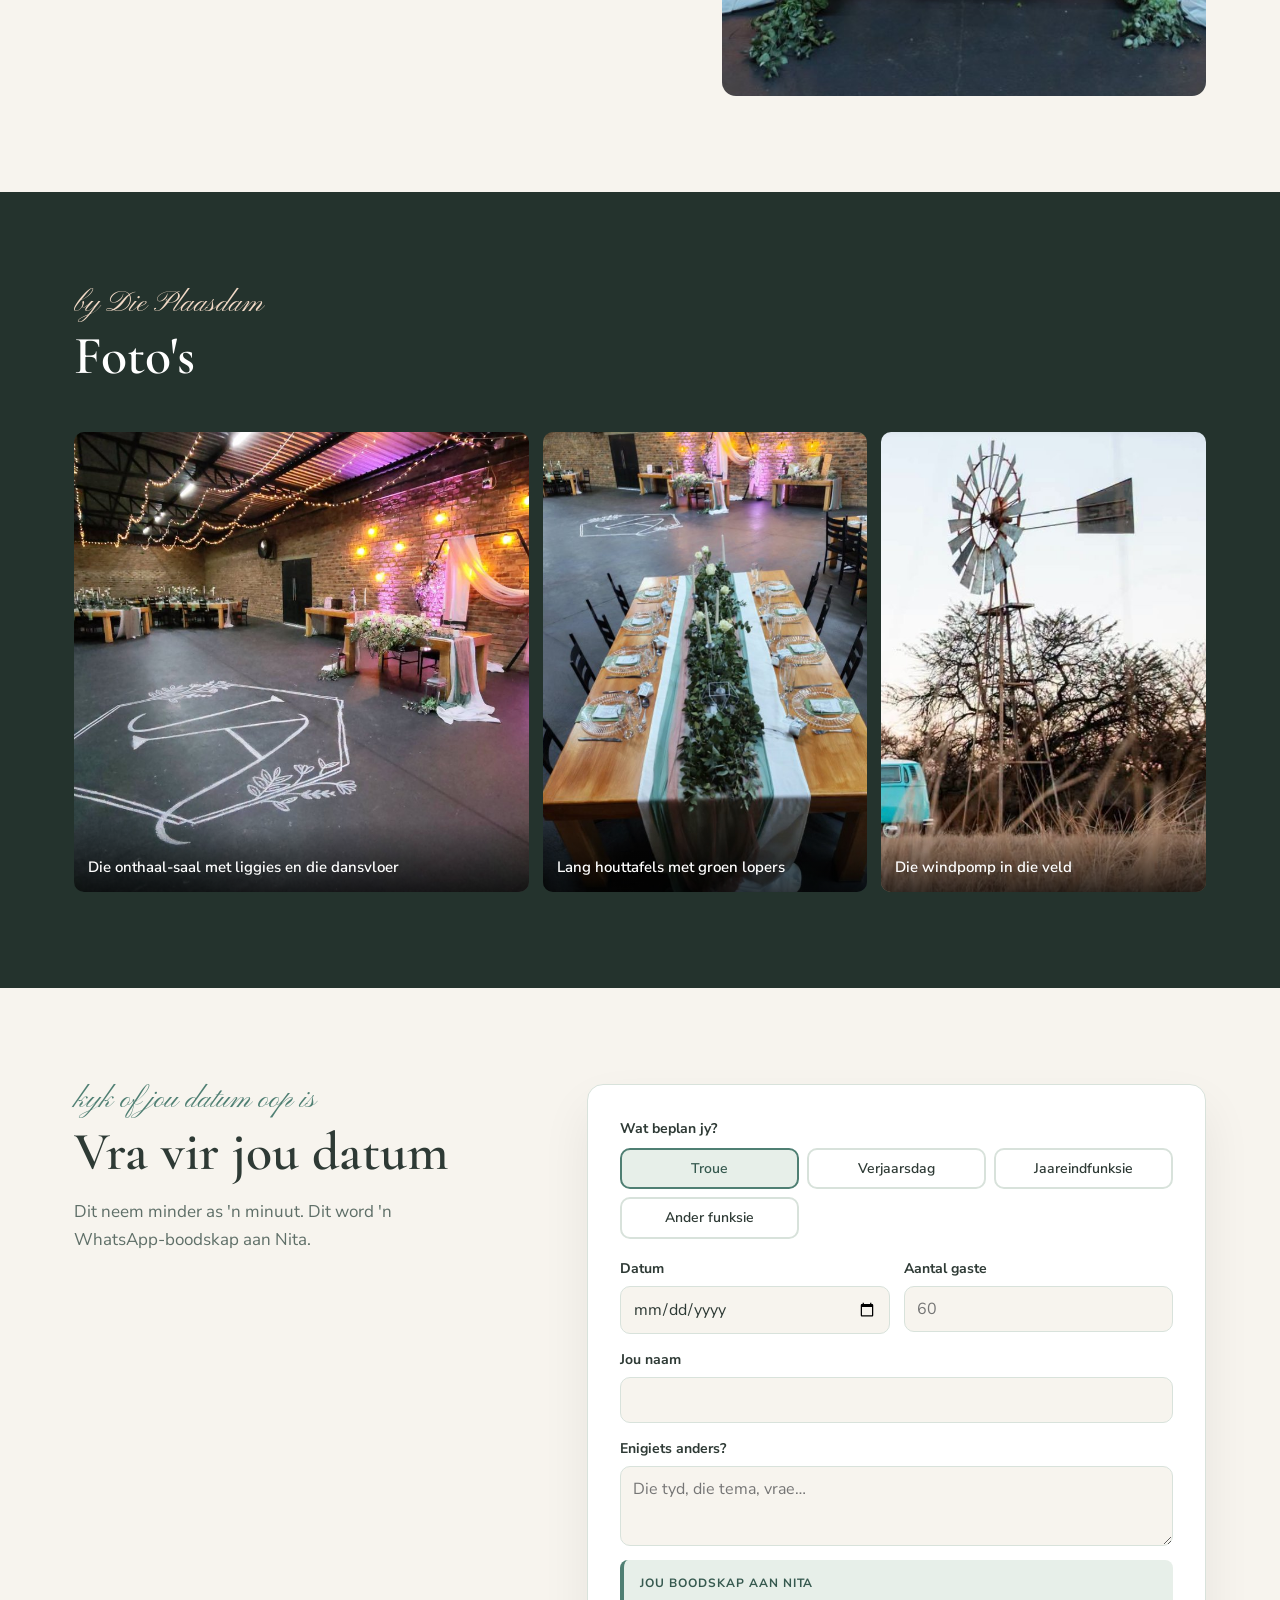
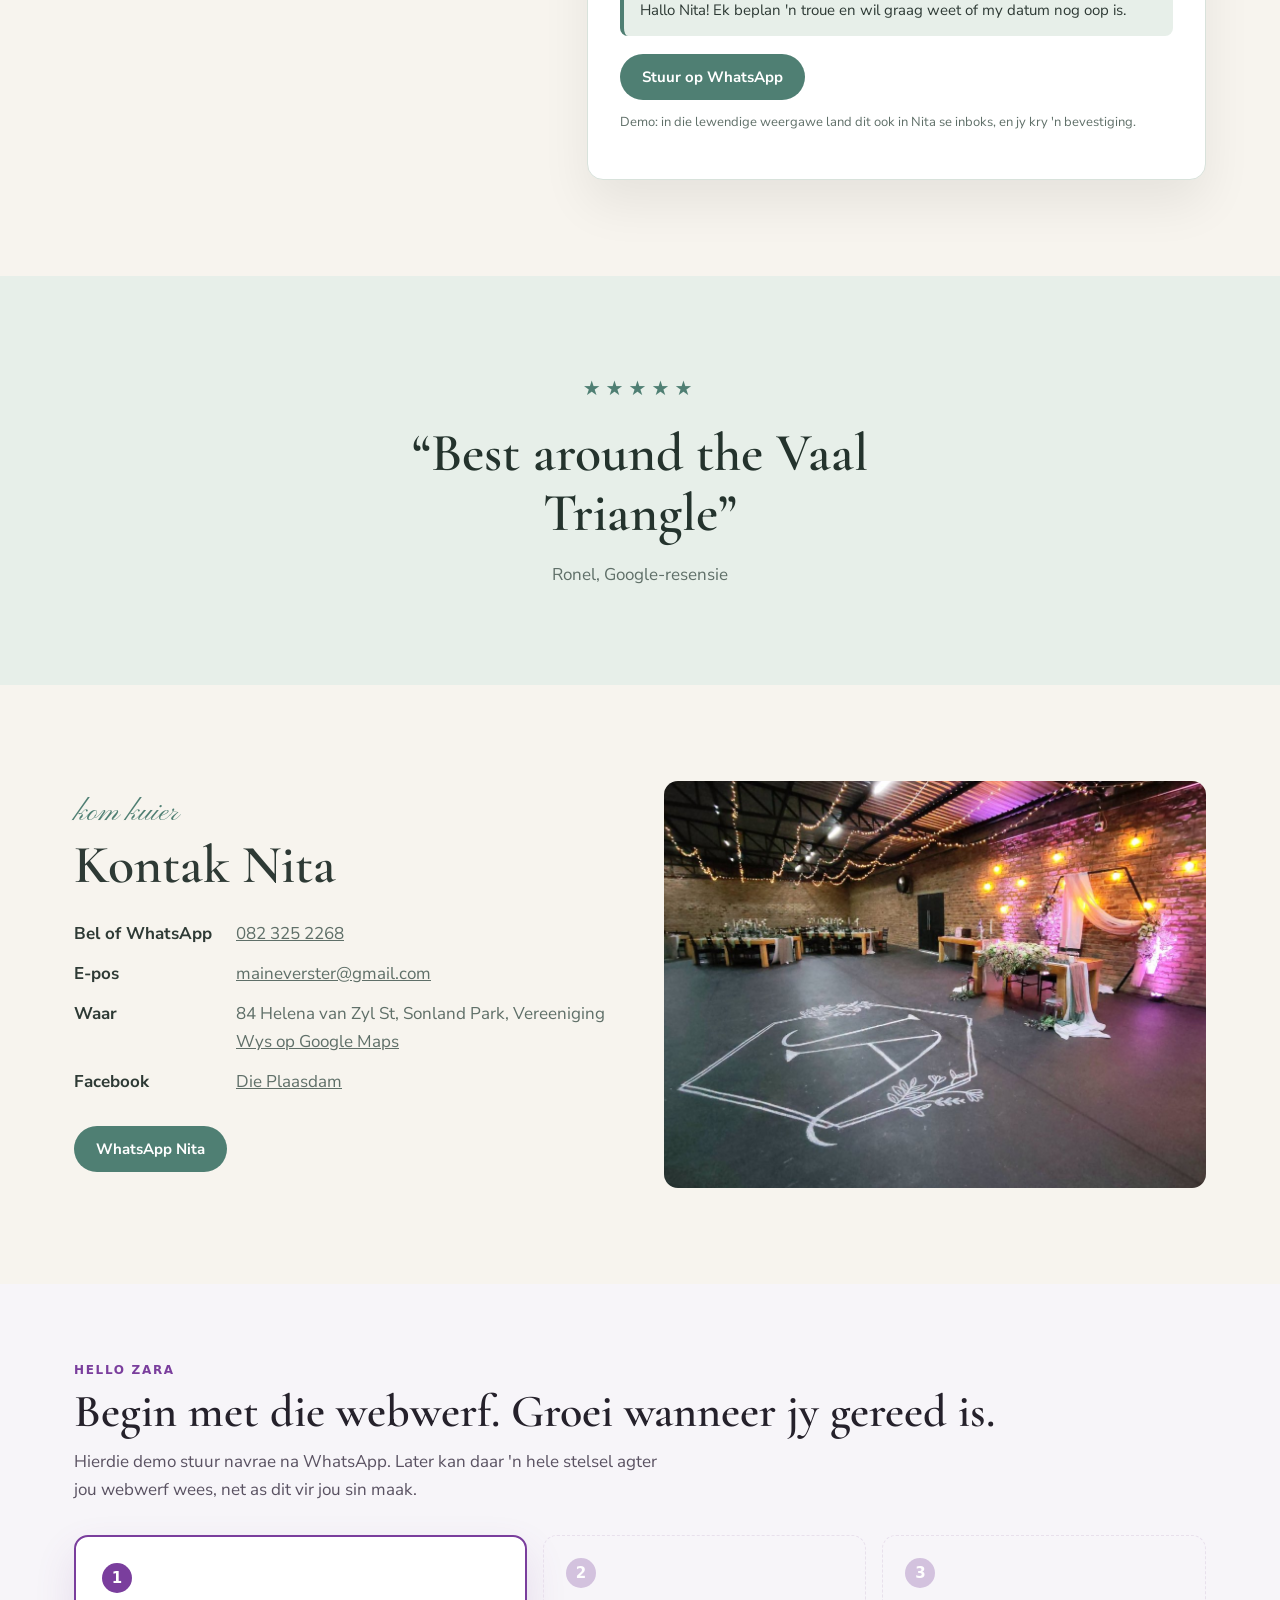
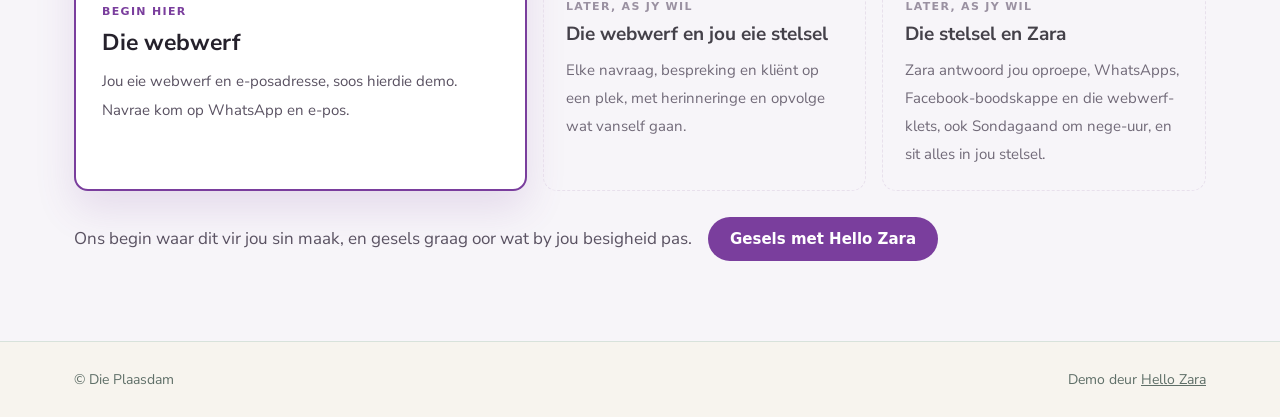
<file: plaasdam/index.html>
<!doctype html>
<html lang="af">
<head>
<meta charset="utf-8">
<meta name="viewport" content="width=device-width,initial-scale=1">
<meta name="robots" content="noindex,nofollow">
<title>Die Plaasdam · Troue- en funksielokaal · Vereeniging</title>
<meta name="description" content="Troues en funksies op &#x27;n plaas in Sonland Park, Vereeniging: tuine, koi-damme en volstruise wat rondloop.">
<link rel="preconnect" href="https://fonts.googleapis.com"><link rel="preconnect" href="https://fonts.gstatic.com" crossorigin>
<link href="https://fonts.googleapis.com/css2?family=Pinyon+Script&family=Cormorant+Garamond:ital,wght@0,500;0,600;1,500&family=Nunito+Sans:wght@400;600;700&display=swap" rel="stylesheet">
<style>
:root{--a:#4f7f73;--a2:#36594f;--bg:#f7f4ee;--panel:#e7efe9;--ink:#2e3a35;--muted:#5f6f68;--line:#d8e2db;--dark:#24332d;--accent:#f1d9c6;--soft:#efe1e1;--head:"Cormorant Garamond",Georgia,serif;--body:"Nunito Sans",system-ui,sans-serif;--script:"Pinyon Script",cursive}
*{box-sizing:border-box}
html{scroll-behavior:smooth}
@media (prefers-reduced-motion:reduce){html{scroll-behavior:auto}*{transition:none!important}}
body{margin:0;background:var(--bg);color:var(--ink);font:400 17px/1.65 var(--body)}
img{max-width:100%;height:auto;display:block}
a{color:inherit}
:focus-visible{outline:3px solid var(--accent);outline-offset:3px;border-radius:4px}
.wrap{max-width:1180px;margin:0 auto;padding:0 24px}
h1,h2,h3{font-family:var(--head);font-weight:600;line-height:1.08;margin:0}
.demo-note{background:var(--dark);color:#f1ede4;font-size:14px;text-align:center;padding:8px 16px}
.demo-note a{color:var(--accent)}
header{position:sticky;top:0;z-index:20;background:color-mix(in srgb,var(--bg) 94%,transparent);backdrop-filter:blur(8px);border-bottom:1px solid var(--line)}
.nav{display:flex;align-items:center;justify-content:space-between;gap:16px;height:76px}
.brand{display:flex;align-items:center;gap:12px;text-decoration:none}
.brand img{width:52px;height:52px;border-radius:50%;object-fit:cover;border:1px solid var(--line)}
.brand span{font-family:var(--script);font-size:30px;color:var(--a);line-height:1}
.brand small{display:block;font:600 11px var(--body);letter-spacing:.14em;color:var(--muted);margin-top:4px}
.nav ul{display:flex;gap:26px;list-style:none;margin:0;padding:0;font-weight:600;font-size:15px}
.nav ul a{text-decoration:none}
.nav ul a:hover{color:var(--a)}
.btn{display:inline-flex;align-items:center;gap:8px;background:var(--a);color:#fff;text-decoration:none;font:700 15px var(--body);padding:13px 22px;border-radius:999px;border:0;cursor:pointer}
.btn:hover{background:var(--a2)}
.btn.light{background:#fff;color:var(--dark)}
.btn.light:hover{background:var(--soft)}
.btn.line{background:transparent;color:#fff;box-shadow:inset 0 0 0 2px rgba(255,255,255,.85)}
.btn.line:hover{background:rgba(255,255,255,.14)}
.hero{position:relative;min-height:660px;display:flex;align-items:flex-end;color:#fff;background:var(--dark);overflow:hidden}
.hero>img{position:absolute;inset:0;width:100%;height:100%;object-fit:cover}
.hero::after{content:"";position:absolute;inset:0;background:linear-gradient(90deg,rgba(15,18,16,.82) 0%,rgba(15,18,16,.55) 45%,rgba(15,18,16,.1) 100%)}
.hero .wrap{position:relative;z-index:1;padding-top:90px;padding-bottom:80px;width:100%}
.script-name{font-family:var(--script);font-size:clamp(34px,4vw,52px);color:var(--accent);line-height:1;margin-bottom:6px}
.hero h1{font-size:clamp(44px,6.2vw,84px);max-width:13ch;color:#fff}
.hero h1 em{font-style:italic;color:var(--accent)}
.hero p{font-size:19px;max-width:42ch;margin:22px 0 30px;color:#f2eee6}
.actions{display:flex;flex-wrap:wrap;gap:12px}
.proof{display:flex;flex-wrap:wrap;gap:10px 28px;margin-top:34px;font-size:15px;color:#efe9de}
.proof b{color:#fff;font-size:18px}
.band{height:18px;background:var(--a)}
.m-windmill .band{background:repeating-linear-gradient(90deg,var(--a) 0 22px,var(--accent) 22px 26px,var(--soft) 26px 30px)}
.m-gold .band{height:6px;background:linear-gradient(90deg,transparent,var(--a),transparent);margin:0}
.m-thatch .band{background:repeating-linear-gradient(115deg,#b08850 0 6px,#8f6a38 6px 9px,#c59e62 9px 14px)}
.m-flowers .band{background:linear-gradient(90deg,#c8306b,#f2a516,#7a4fb5,#3f7d4f,#c8306b)}
.m-lights .band{height:22px;background:var(--dark) radial-gradient(circle,#fff6c9 2px,transparent 3px) 0 50%/26px 22px repeat-x}
section{padding:96px 0}
.eyebrow{font-family:var(--script);color:var(--a);font-size:30px;line-height:1.1;margin-bottom:6px}
.head{display:grid;grid-template-columns:1fr 1fr;gap:40px;align-items:end;margin-bottom:46px}
.head h2{font-size:clamp(34px,4.2vw,54px)}
.head p{margin:0;max-width:44ch;color:var(--muted)}
.menu{display:grid;grid-template-columns:1.1fr .9fr;gap:56px;align-items:start}
.menu ol{list-style:none;margin:0;padding:0;counter-reset:m}
.menu li{counter-increment:m;display:grid;grid-template-columns:60px 1fr auto;gap:18px;align-items:baseline;padding:22px 0;border-bottom:1px solid var(--line)}
.menu li:first-child{border-top:1px solid var(--line)}
.menu li::before{content:counter(m,decimal-leading-zero);font-family:var(--head);font-size:28px;color:var(--a)}
.menu h3{font-size:27px}
.menu p{margin:4px 0 0;color:var(--muted)}
.menu li a{font-weight:700;font-size:14px;color:var(--a);text-decoration:none;white-space:nowrap}
.menu li a:hover{text-decoration:underline}
.menu figure{margin:0;position:sticky;top:100px}
.menu figure img{border-radius:14px;aspect-ratio:4/5;object-fit:cover;width:100%}
.gallery-sec{background:var(--dark);color:#fff}
.gallery-sec h2{color:#fff}
.gallery-sec .eyebrow{color:var(--accent)}
.strip{display:grid;gap:14px}
.strip figure{margin:0;position:relative;overflow:hidden;border-radius:10px;min-height:240px}
.strip img{width:100%;height:100%;object-fit:cover;position:absolute;inset:0}
.strip figcaption{position:absolute;left:0;right:0;bottom:0;padding:34px 14px 12px;background:linear-gradient(transparent,rgba(0,0,0,.72));font-weight:600;font-size:15px}
.strip.n2{grid-template-columns:1fr 1fr;grid-auto-rows:460px}
.strip.n3{grid-template-columns:1.4fr 1fr 1fr;grid-auto-rows:460px}
.strip.n5{grid-template-columns:repeat(3,1fr);grid-auto-rows:240px}
.strip.n5 figure:first-child{grid-row:span 2}
.quote{display:grid;grid-template-columns:.85fr 1.15fr;gap:56px;align-items:start}
.quote aside h2{font-size:clamp(34px,4.2vw,54px)}
.quote aside p{color:var(--muted);max-width:38ch}
.avail{background:var(--soft);border-radius:12px;padding:18px 20px;margin-top:22px}
.avail b{font-family:var(--head);font-size:20px}
.avail ul{margin:10px 0;padding:0;list-style:none}
.avail li{padding:6px 0;border-bottom:1px dashed var(--line)}
.avail strong{color:var(--a);margin-right:8px}
.avail p{font-size:13px;margin:6px 0 0}
form.card{background:#fff;border:1px solid var(--line);border-radius:16px;padding:32px;box-shadow:0 24px 50px rgba(20,20,20,.07)}
fieldset{border:0;padding:0;margin:0 0 18px}
legend{font-weight:700;font-size:14px;margin-bottom:8px;padding:0}
.opts{display:grid;grid-template-columns:repeat(3,1fr);gap:8px}
.opts label{cursor:pointer;position:relative}
.opts input{position:absolute;opacity:0}
.opts span{display:block;text-align:center;padding:10px 8px;border:2px solid var(--line);border-radius:10px;font-weight:600;font-size:14px;line-height:1.25}
.opts input:checked+span{border-color:var(--a);background:var(--panel);color:var(--a2)}
.opts input:focus-visible+span{outline:3px solid var(--accent);outline-offset:2px}
.row{display:grid;grid-template-columns:1fr 1fr;gap:14px}
.field{display:flex;flex-direction:column;gap:6px;margin-bottom:14px;font-weight:700;font-size:14px}
.field input,.field textarea{font:400 16px var(--body);border:1px solid var(--line);border-radius:10px;padding:11px 12px;background:var(--bg);color:var(--ink)}
.field textarea{min-height:80px;resize:vertical}
.out{background:var(--panel);border-left:4px solid var(--a);border-radius:8px;padding:14px 16px;white-space:pre-line;font-size:15px;margin:4px 0 18px}
.out b{display:block;font-size:12px;letter-spacing:.08em;color:var(--a2);margin-bottom:4px}
.small{font-size:13px;color:var(--muted);margin-top:12px}
.review{background:var(--panel);text-align:center}
.review blockquote{margin:0 auto;font:600 clamp(30px,4.2vw,54px)/1.12 var(--head);max-width:24ch;color:var(--dark)}
.review .stars{color:var(--a);letter-spacing:5px;font-size:20px;margin-bottom:18px}
.review cite{display:block;margin-top:18px;font-style:normal;color:var(--muted)}
.contact{display:grid;grid-template-columns:1fr 1fr;gap:48px;align-items:center}
.contact h2{font-size:clamp(34px,4.2vw,54px)}
.contact dl{display:grid;grid-template-columns:auto 1fr;gap:12px 24px;margin:26px 0 30px}
.contact dt{font-weight:700}
.contact dd{margin:0;color:var(--muted);word-break:break-word}
.contact .pic img{border-radius:14px;aspect-ratio:4/3;object-fit:cover;width:100%}
footer{border-top:1px solid var(--line);padding:26px 0;font-size:14px;color:var(--muted)}
footer .wrap{display:flex;justify-content:space-between;flex-wrap:wrap;gap:12px}
.zara-btn{position:fixed;right:20px;bottom:20px;z-index:40;display:flex;align-items:center;gap:10px;background:var(--dark);color:#fff;border:0;border-radius:999px;padding:11px 18px 11px 11px;font:700 15px var(--body);cursor:pointer;box-shadow:0 12px 30px rgba(0,0,0,.3)}
.zara-btn i{width:34px;height:34px;border-radius:50%;background:var(--a);display:grid;place-items:center;font:italic 20px var(--head)}
.chat{position:fixed;right:20px;bottom:84px;z-index:41;width:min(370px,calc(100vw - 32px));height:min(540px,calc(100vh - 120px));background:#fff;border-radius:16px;box-shadow:0 24px 60px rgba(0,0,0,.28);display:none;flex-direction:column;overflow:hidden}
.chat.open{display:flex}
.chat-top{background:var(--a);color:#fff;padding:14px 16px;display:flex;justify-content:space-between;align-items:center}
.chat-top b{display:block}
.chat-top small{opacity:.9}
.chat-top button{background:none;border:0;color:#fff;font-size:24px;cursor:pointer;line-height:1}
.log{flex:1;overflow:auto;padding:16px;display:flex;flex-direction:column;gap:10px;background:var(--bg)}
.msg{max-width:86%;padding:10px 13px;border-radius:12px;font-size:15px;line-height:1.45}
.msg.z{background:#fff;border:1px solid var(--line);align-self:flex-start;border-bottom-left-radius:3px}
.msg.u{background:var(--a);color:#fff;align-self:flex-end;border-bottom-right-radius:3px}
.quick{display:flex;flex-wrap:wrap;gap:6px;padding:10px 12px;border-top:1px solid var(--line)}
.quick button{font:600 13px var(--body);border:1px solid var(--line);background:#fff;color:var(--ink);border-radius:999px;padding:6px 11px;cursor:pointer}
.quick button:hover{border-color:var(--a)}
.ask{display:flex;gap:8px;padding:10px 12px 14px}
.ask input{flex:1;font:inherit;font-size:15px;border:1px solid var(--line);border-radius:999px;padding:9px 14px}
.ask button{border:0;background:var(--a);color:#fff;border-radius:999px;padding:0 16px;font-weight:700;cursor:pointer}
.chat-note{font-size:11px;color:var(--muted);text-align:center;padding:0 12px 10px}
@media (max-width:900px){
  .nav ul{display:none}
  .hero{min-height:580px}
  .hero::after{background:linear-gradient(0deg,rgba(15,18,16,.9) 0%,rgba(15,18,16,.55) 60%,rgba(15,18,16,.2) 100%)}
  .head,.menu,.quote,.contact{grid-template-columns:1fr}
  .head{gap:14px}
  .menu figure{position:static}
  .strip.n2,.strip.n3{grid-template-columns:1fr 1fr;grid-auto-rows:300px}
  .strip.n3 figure:first-child{grid-column:1/3}
  .strip.n5{grid-template-columns:1fr 1fr;grid-auto-rows:200px}
  .strip.n5 figure:first-child{grid-column:1/3;grid-row:auto}
  section{padding:68px 0}
}
@media (max-width:520px){
  .wrap{padding:0 16px}
  .brand small{display:none}
  .brand span{font-size:24px}
  .nav .btn{padding:10px 14px;font-size:13px}
  .opts{grid-template-columns:1fr 1fr}
  .row{grid-template-columns:1fr}
  .menu li{grid-template-columns:40px 1fr}
  .menu li a{grid-column:2}
  .strip.n2{grid-template-columns:1fr;grid-auto-rows:340px}
  .zara-btn span{display:none}
  .zara-btn{padding:11px}
}

.hero.split{display:grid;grid-template-columns:1.1fr .9fr;align-items:center;min-height:auto}
.hero.split::after{display:none}
.hero.split>img{position:relative;order:2;inset:auto;height:auto;max-height:620px;width:calc(100% - 48px);margin:48px 48px 48px 0;border-radius:18px;object-fit:cover;aspect-ratio:4/5;box-shadow:0 30px 60px rgba(0,0,0,.35)}
.hero.split .wrap{order:1;padding:70px 24px 70px max(24px,calc((100vw - 1180px)/2 + 24px))}
@media (max-width:900px){.hero.split{grid-template-columns:1fr}.hero.split>img{order:1;width:calc(100% - 32px);margin:16px;max-height:420px;aspect-ratio:4/3}.hero.split .wrap{order:2;padding:20px 16px 56px}}

.m-windmill .hero:not(.split)>img{object-position:70% 40%}
.quote>*,.contact>*,.menu>*,.head>*{min-width:0}
body{overflow-x:clip}
@media (max-width:900px){.hero:not(.split)::after{background:linear-gradient(0deg,rgba(15,18,16,.92) 0%,rgba(15,18,16,.72) 55%,rgba(15,18,16,.55) 100%)}}
.m-windmill .hero:not(.split)::after{background:linear-gradient(90deg,rgba(20,30,26,.88) 0%,rgba(20,30,26,.62) 50%,rgba(20,30,26,.15) 100%)}

</style>
<style id="hz-more-css">
.hz-more{padding:80px 0;background:#f7f5f9;color:#25212b;font-family:inherit}
.hz-more .hz-w{max-width:1180px;margin:0 auto;padding:0 24px}
.hz-more .hz-tag{font:700 12px/1 system-ui,sans-serif;letter-spacing:.14em;color:#7a3e9d;text-transform:uppercase;margin-bottom:10px}
.hz-more h2{font-size:clamp(30px,3.6vw,46px);margin:0 0 12px;line-height:1.1}
.hz-more .hz-p{max-width:60ch;margin:0 0 30px;color:#5a5262}
.hz-more ol{list-style:none;margin:0;padding:0;display:grid;grid-template-columns:1.4fr 1fr 1fr;gap:16px;counter-reset:hz;align-items:stretch}
.hz-more li{counter-increment:hz;background:#fff;border:1px solid #e5dcea;border-radius:14px;padding:22px}
.hz-more li::before{content:counter(hz);display:inline-grid;place-items:center;width:30px;height:30px;border-radius:50%;background:#7a3e9d;color:#fff;font:700 15px system-ui,sans-serif;margin-bottom:12px}
.hz-more li em{display:block;font:700 11px system-ui,sans-serif;letter-spacing:.12em;text-transform:uppercase;color:#7a3e9d;font-style:normal;margin-bottom:6px}
.hz-more li.hz-now{border:2px solid #7a3e9d;box-shadow:0 18px 40px rgba(122,62,157,.14);padding:26px}
.hz-more li.hz-now b{font-size:23px}
.hz-more li.hz-later{background:transparent;border-style:dashed;opacity:.85}
.hz-more li.hz-later::before{background:#cdb9da}
.hz-more li.hz-later em{color:#8a7f92}
.hz-more li b{display:block;font-size:19px;margin-bottom:6px}
.hz-more li span{color:#5a5262;font-size:15px;line-height:1.5}
.hz-more .hz-f{display:flex;flex-wrap:wrap;align-items:center;gap:16px;margin-top:26px}
.hz-more .hz-f p{margin:0;color:#5a5262}
.hz-more .hz-b{display:inline-block;background:#7a3e9d;color:#fff;text-decoration:none;font:700 15px system-ui,sans-serif;padding:13px 22px;border-radius:999px}
.hz-more .hz-b:hover{background:#5f2f7b}
.hz-more .hz-by{font-size:13px;color:#857c8c;margin-top:14px}
@media (max-width:820px){.hz-more ol{grid-template-columns:1fr}.hz-more{padding:60px 0}.hz-more .hz-w{padding:0 16px}}
</style></head>
<body class="m-windmill">
<div class="demo-note">&#x27;n Demo-webwerf wat Hello Zara vir Nita by Die Plaasdam ontwerp het. Niks hier is lewendig voor sy ja sê nie. <a href="https://hellozara.solutions">hellozara.solutions</a></div>
<header><div class="wrap nav">
  <a class="brand" href="#top" aria-label="Die Plaasdam"><img src="img/logo.jpg" alt="" width="52" height="52"><div><span>Die Plaasdam</span><small>TROUE- EN FUNKSIELOKAAL</small></div></a>
  <ul><li><a href="#geleenthede">Geleenthede</a></li><li><a href="#fotos">Foto's</a></li><li><a href="#datum">Datum</a></li><li><a href="#kontak">Kontak</a></li></ul>
  <a class="btn" href="#datum">Is my datum oop?</a>
</div></header>
<main id="top">
<div class="hero">
  <img src="img/windmill.jpg" alt="Die windpomp en &#x27;n ligblou kombi in die veld by Die Plaasdam met sonsondergang">
  <div class="wrap">
    <div class="script-name">Die Plaasdam</div>
    <h1>Jou troue op <em>die plaas</em>.</h1>
    <p>Rustieke bosveld, mooi versorgde tuine en koi-damme, met volstruise en springbokke wat rondloop. In Sonland Park, Vereeniging.</p>
    <div class="actions"><a class="btn light" href="#datum">Is my datum oop?</a><a class="btn line" href="#fotos">Foto's</a></div>
    <div class="proof"><span><b>4,8</b> op Google (82 resensies)</span><span><b>10K</b> volgers op Facebook</span></div>
  </div>
</div>
<div class="band" aria-hidden="true"></div>
<section id="geleenthede"><div class="wrap">
  <div class="head"><div><div class="eyebrow">wat ons aanbied</div><h2>Van die seremonie tot die laaste dans.</h2></div><p>Sê vir Nita watter dag jy in gedagte het. Sy laat weet of dit oop is.</p></div>
  <div class="menu"><ol><li><div><h3>Troues</h3><p>Die seremonie, die onthaal en die foto&#x27;s in die veld by die windpomp.</p></div><a href="#datum" data-kind="Troue">Vra →</a></li><li><div><h3>Funksies</h3><p>Verjaarsdae, jaareindfunksies en ander groot dae.</p></div><a href="#datum" data-kind="Verjaarsdag">Vra →</a></li><li><div><h3>Lekker boerekos</h3><p>Gaste skryf self oor die kos: &quot;baie lekker kos by die trou venue&quot;.</p></div><a href="#datum" data-kind="Jaareindfunksie">Vra →</a></li></ol>
  <figure><img src="img/sweetheart.jpg" alt="Die bruidspaar se tafel met blomme, liggies en &#x27;n sluier teen die baksteenmuur" loading="lazy"></figure></div>
</div></section>
<section id="fotos" class="gallery-sec"><div class="wrap">
  <div class="head"><div><div class="eyebrow">by Die Plaasdam</div><h2>Foto's</h2></div></div>
  <div class="strip n3"><figure><img src="img/hall.jpg" alt="Die onthaal-saal met liggies en die dansvloer" loading="lazy"><figcaption>Die onthaal-saal met liggies en die dansvloer</figcaption></figure><figure><img src="img/table.jpg" alt="Lang houttafels met groen lopers" loading="lazy"><figcaption>Lang houttafels met groen lopers</figcaption></figure><figure><img src="img/windmill.jpg" alt="Die windpomp in die veld" loading="lazy"><figcaption>Die windpomp in die veld</figcaption></figure></div>
</div></section>
<section id="datum"><div class="wrap quote">
  <aside><div class="eyebrow">kyk of jou datum oop is</div><h2>Vra vir jou datum</h2><p>Dit neem minder as &#x27;n minuut. Dit word &#x27;n WhatsApp-boodskap aan Nita.</p></aside>
  <form class="card" id="q" novalidate>
    <fieldset><legend>Wat beplan jy?</legend><div class="opts"><label><input type="radio" name="kind" value="Troue" checked><span>Troue</span></label><label><input type="radio" name="kind" value="Verjaarsdag"><span>Verjaarsdag</span></label><label><input type="radio" name="kind" value="Jaareindfunksie"><span>Jaareindfunksie</span></label><label><input type="radio" name="kind" value="Ander funksie"><span>Ander funksie</span></label></div></fieldset>
    <div class="row"><label class="field">Datum<input type="date" id="d"></label><label class="field">Aantal gaste<input id="g" inputmode="numeric" placeholder="60"></label></div>
    <label class="field">Jou naam<input id="n" autocomplete="given-name"></label>
    <label class="field">Enigiets anders?<textarea id="x" placeholder="Die tyd, die tema, vrae…"></textarea></label>
    <div class="out" aria-live="polite"><b>JOU BOODSKAP AAN NITA</b><span id="msg"></span></div>
    <button class="btn" type="submit">Stuur op WhatsApp</button>
    <p class="small">Demo: in die lewendige weergawe land dit ook in Nita se inboks, en jy kry &#x27;n bevestiging.</p>
  </form>
</div></section>
<section class="review"><div class="wrap"><div class="stars" aria-label="5">★★★★★</div><blockquote>“Best around the Vaal Triangle”</blockquote><cite>Ronel, Google-resensie</cite></div></section>
<section id="kontak"><div class="wrap contact">
  <div><div class="eyebrow">kom kuier</div><h2>Kontak Nita</h2>
  <dl><dt>Bel of WhatsApp</dt><dd><a href="https://wa.me/27823252268" target="_blank" rel="noopener">082 325 2268</a></dd>
  <dt>E-pos</dt><dd><a href="mailto:maineverster@gmail.com">maineverster@gmail.com</a></dd>
  <dt>Waar</dt><dd>84 Helena van Zyl St, Sonland Park, Vereeniging<br><a href="https://www.google.com/maps/search/?api=1&query=Die+Plaasdam+Vereeniging" target="_blank" rel="noopener">Wys op Google Maps</a></dd>
  <dt>Facebook</dt><dd><a href="https://www.facebook.com/Plaasdam" target="_blank" rel="noopener">Die Plaasdam</a></dd></dl>
  <a class="btn" href="https://wa.me/27823252268" target="_blank" rel="noopener">WhatsApp Nita</a></div>
  <div class="pic"><img src="img/hall.jpg" alt="Die onthaal-saal met liggies en die dansvloer" loading="lazy"></div>
</div></section>
</main>
<section class="hz-more" id="meer" aria-label="Begin met die webwerf. Groei wanneer jy gereed is."><div class="hz-w">
<div class="hz-tag">Hello Zara</div><h2>Begin met die webwerf. Groei wanneer jy gereed is.</h2><p class="hz-p">Hierdie demo stuur navrae na WhatsApp. Later kan daar &#x27;n hele stelsel agter jou webwerf wees, net as dit vir jou sin maak.</p>
<ol><li class="hz-now"><em>Begin hier</em><b>Die webwerf</b><span>Jou eie webwerf en e-posadresse, soos hierdie demo. Navrae kom op WhatsApp en e-pos.</span></li><li class="hz-later"><em>Later, as jy wil</em><b>Die webwerf en jou eie stelsel</b><span>Elke navraag, bespreking en kliënt op een plek, met herinneringe en opvolge wat vanself gaan.</span></li><li class="hz-later"><em>Later, as jy wil</em><b>Die stelsel en Zara</b><span>Zara antwoord jou oproepe, WhatsApps, Facebook-boodskappe en die webwerf-klets, ook Sondagaand om nege-uur, en sit alles in jou stelsel.</span></li></ol>
<div class="hz-f"><p>Ons begin waar dit vir jou sin maak, en gesels graag oor wat by jou besigheid pas.</p><a class="hz-b" href="https://wa.me/27788617650?text=Hallo%2C%20ek%20het%20die%20demo-webwerf%20vir%20Die%20Plaasdam%20gesien." target="_blank" rel="noopener">Gesels met Hello Zara</a></div>
</div></section>
<footer><div class="wrap"><span>© Die Plaasdam</span><span>Demo deur <a href="https://hellozara.solutions">Hello Zara</a></span></div></footer>
<button class="zara-btn" id="zo" aria-expanded="false" aria-controls="chat"><i>Z</i><span>Vra vir Zara</span></button>
<div class="chat" id="chat" role="dialog" aria-label="Zara">
  <div class="chat-top"><div><b>Zara · Die Plaasdam</b><small>Nita se assistent (demo)</small></div><button id="zc" aria-label="×">×</button></div>
  <div class="log" id="log" aria-live="polite"></div>
  <div class="quick" id="quick"><button data-q="date">Is my datum oop?</button><button data-q="what">Wat bied julle aan?</button><button data-q="where">Waar is julle?</button><button data-q="price">Hoeveel kos dit?</button></div>
  <form class="ask" id="ask"><input id="ai" placeholder="Tik jou vraag…" aria-label="Tik jou vraag…"><button>Stuur</button></form>
  <div class="chat-note">Demo-klets deur Hello Zara</div>
</div>
<script>
const C={"WA": "27823252268", "L": {"lang": "af", "demo_note": "'n Demo-webwerf wat Hello Zara vir Nita by Die Plaasdam ontwerp het. Niks hier is lewendig voor sy ja sê nie.", "nav": ["Geleenthede", "Foto's", "Datum", "Kontak"], "cta": "Is my datum oop?", "events_eyebrow": "wat ons aanbied", "gallery_eyebrow": "by Die Plaasdam", "form_eyebrow": "kyk of jou datum oop is", "form_title": "Vra vir jou datum", "form_sub": "Dit neem minder as 'n minuut. Dit word 'n WhatsApp-boodskap aan Nita.", "kind": "Wat beplan jy?", "date": "Datum", "guests": "Aantal gaste", "yourname": "Jou naam", "extra": "Enigiets anders?", "extra_ph": "Die tyd, die tema, vrae…", "out": "JOU BOODSKAP AAN NITA", "send": "Stuur op WhatsApp", "small": "Demo: in die lewendige weergawe land dit ook in Nita se inboks, en jy kry 'n bevestiging.", "contact_eyebrow": "kom kuier", "contact_title": "Kontak Nita", "call": "Bel of WhatsApp", "email": "E-pos", "where": "Waar", "maps": "Wys op Google Maps", "wa_btn": "WhatsApp Nita", "footer": "Demo deur", "review_src": "Google-resensie", "zara_btn": "Vra vir Zara", "zara_sub": "Nita se assistent (demo)", "zara_hi": "Hallo! Ek is Zara, Nita se assistent by Die Plaasdam. Ek kan kyk of jou datum oop is of 'n vinnige vraag beantwoord.", "q_date": "Is my datum oop?", "q_what": "Wat bied julle aan?", "q_where": "Waar is julle?", "q_price": "Hoeveel kos dit?", "ask_ph": "Tik jou vraag…", "send_short": "Stuur", "chat_note": "Demo-klets deur Hello Zara", "f1": "Lekker! Watter soort geleentheid is dit?", "f2": "Op watter datum?", "f3": "Ongeveer hoeveel gaste?", "f4": "Laaste een: wat is jou naam?", "f5": "Dankie, {n}! Ek het genoteer: {k}, {d}, ongeveer {g} gaste.", "f6": "In die lewendige weergawe kry Nita dit dadelik en laat sy weet of die datum oop is. Jy kry ook 'n herinnering.", "unk": "Goeie vraag! Ek sal sorg dat Nita dit sien. Jy kan ook WhatsApp na {phone}.", "msg_hi": "Hallo Nita{n}! Ek beplan 'n {k} en wil graag weet of my datum nog oop is.", "msg_date": "Datum", "msg_g": "Aantal gaste", "msg_x": "Verder", "dis": ", dis ", "rx_date": "datum|oop|beskikbaar|boek|bespreek", "rx_price": "prys|hoeveel|koste|r\\d", "rx_where": "waar|adres|ligging|ry", "rx_what": "wat|bied|doen|troue|funksie|partytjie"}, "A": {"what": "Die Plaasdam is 'n troue- en funksielokaal met tuine, koi-damme en volstruise en springbokke op die plaas. Ons hou troues, verjaarsdae en ander funksies.", "where": "Ons is by 84 Helena van Zyl St, Sonland Park, Vereeniging.", "price": "Elke dag is anders, so Nita stuur vir jou 'n kwotasie vir jou datum en aantal gaste. Sal ek vir jou datum vra?"}, "phone": "082 325 2268", "owner": "Nita"};
const L=C.L,$=s=>document.querySelector(s);
function build(){
  const k=document.querySelector('input[name=kind]:checked').value,d=$('#d').value,g=$('#g').value.trim(),n=$('#n').value.trim(),x=$('#x').value.trim();
  let date='';if(d){date=new Date(d+'T12:00').toLocaleDateString(L.lang==='af'?'af-ZA':'en-ZA',{weekday:'long',day:'numeric',month:'long',year:'numeric'});}
  const lines=[L.msg_hi.replace('{n}',n?L.dis+n:'').replace('{k}',k.toLowerCase())];
  if(date)lines.push(L.msg_date+': '+date);
  if(g)lines.push(L.msg_g+': '+g);
  if(x)lines.push(L.msg_x+': '+x);
  return lines.join('\n');
}
const upd=()=>$('#msg').textContent=build();
$('#q').addEventListener('input',upd);
$('#q').addEventListener('submit',e=>{e.preventDefault();window.open('https://wa.me/'+C.WA+'?text='+encodeURIComponent(build()),'_blank','noopener');});
document.querySelectorAll('[data-kind]').forEach(a=>a.addEventListener('click',()=>{const r=document.querySelector(`input[name=kind][value="${a.dataset.kind}"]`);if(r){r.checked=true;upd();}}));
upd();
const log=$('#log'),chat=$('#chat');let step=null,o={};
function say(t,w='z'){const m=document.createElement('div');m.className='msg '+w;m.textContent=t;log.appendChild(m);log.scrollTop=log.scrollHeight;}
function open(){chat.classList.add('open');$('#zo').setAttribute('aria-expanded','true');if(!log.children.length)say(L.zara_hi);$('#ai').focus();}
function close(){chat.classList.remove('open');$('#zo').setAttribute('aria-expanded','false');}
$('#zo').onclick=()=>chat.classList.contains('open')?close():open();$('#zc').onclick=close;
function startQ(){step='kind';o={};say(L.f1);}
function flow(t){
  if(step==='kind'){o.kind=t;step='date';return say(L.f2);}
  if(step==='date'){o.date=t;step='guests';return say(L.f3);}
  if(step==='guests'){o.guests=t;step='name';return say(L.f4);}
  if(step==='name'){step=null;say(L.f5.replace('{n}',t.replace(/^./,c=>c.toUpperCase())).replace('{k}',o.kind).replace('{d}',o.date).replace('{g}',o.guests));return say(L.f6);}
}
function answer(t){const q=t.toLowerCase();
  if(step)return flow(t);
  if(new RegExp(L.rx_date).test(q))return startQ();
  if(new RegExp(L.rx_price).test(q))return say(C.A.price);
  if(new RegExp(L.rx_where).test(q))return say(C.A.where);
  if(new RegExp(L.rx_what).test(q))return say(C.A.what);
  say(L.unk.replace('{phone}',C.phone));}
$('#quick').addEventListener('click',e=>{const b=e.target.closest('button');if(!b)return;say(b.textContent,'u');step=null;b.dataset.q==='date'?startQ():say(C.A[b.dataset.q]);});
$('#ask').addEventListener('submit',e=>{e.preventDefault();const v=$('#ai').value.trim();if(!v)return;say(v,'u');$('#ai').value='';setTimeout(()=>answer(v),350);});

</script>
</body>
</html>
</file>
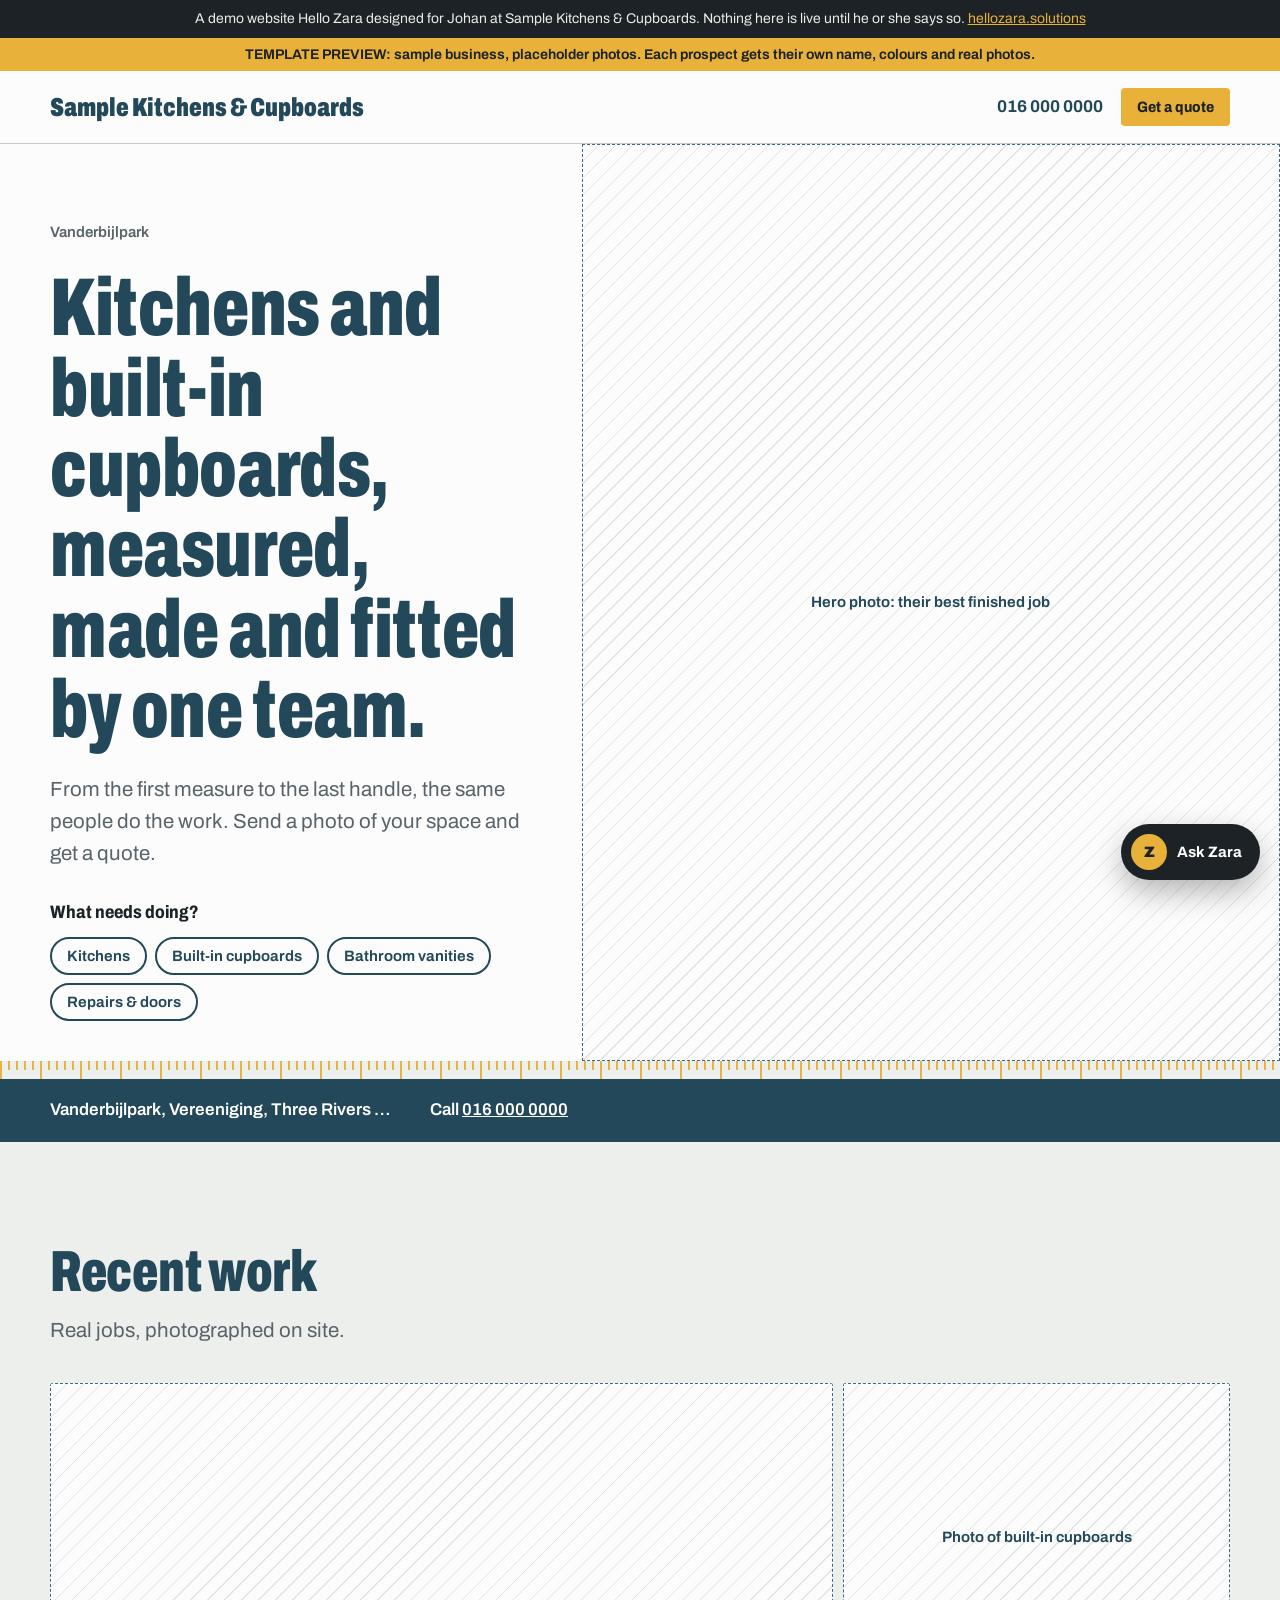
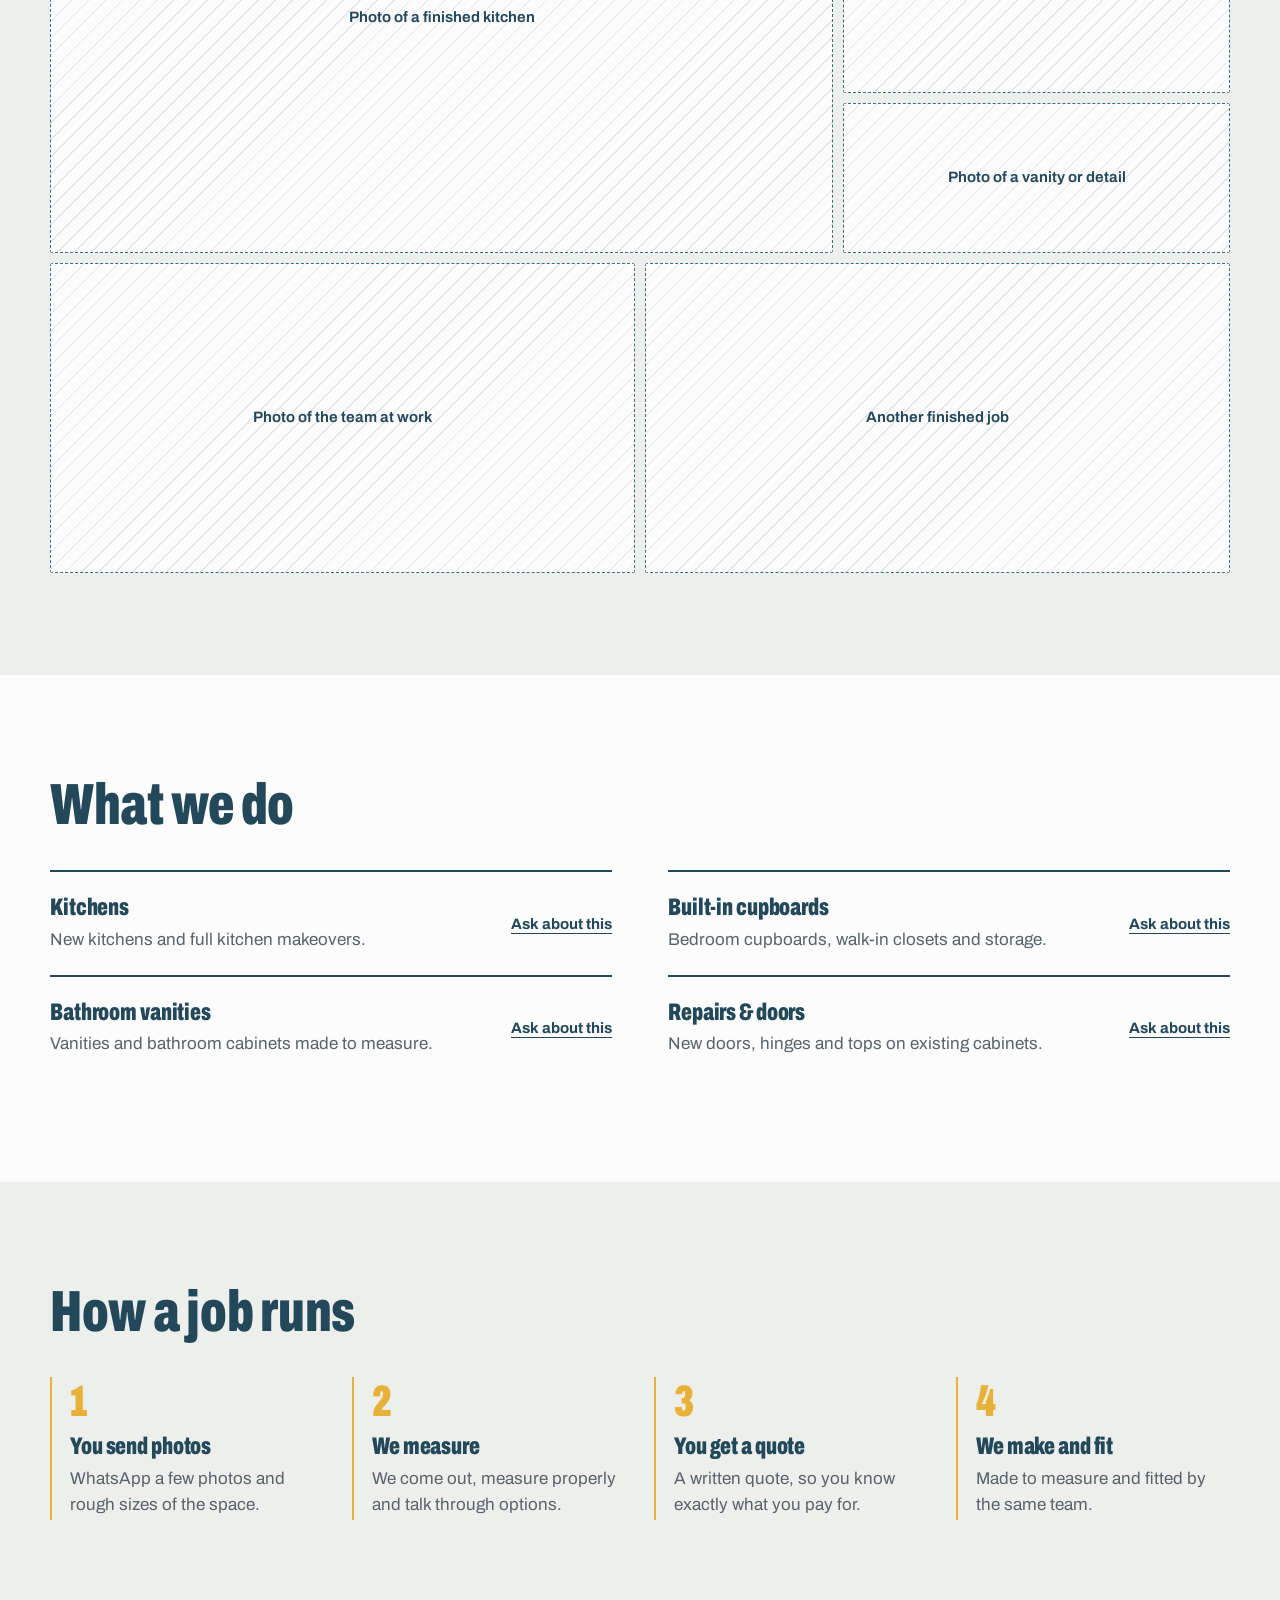
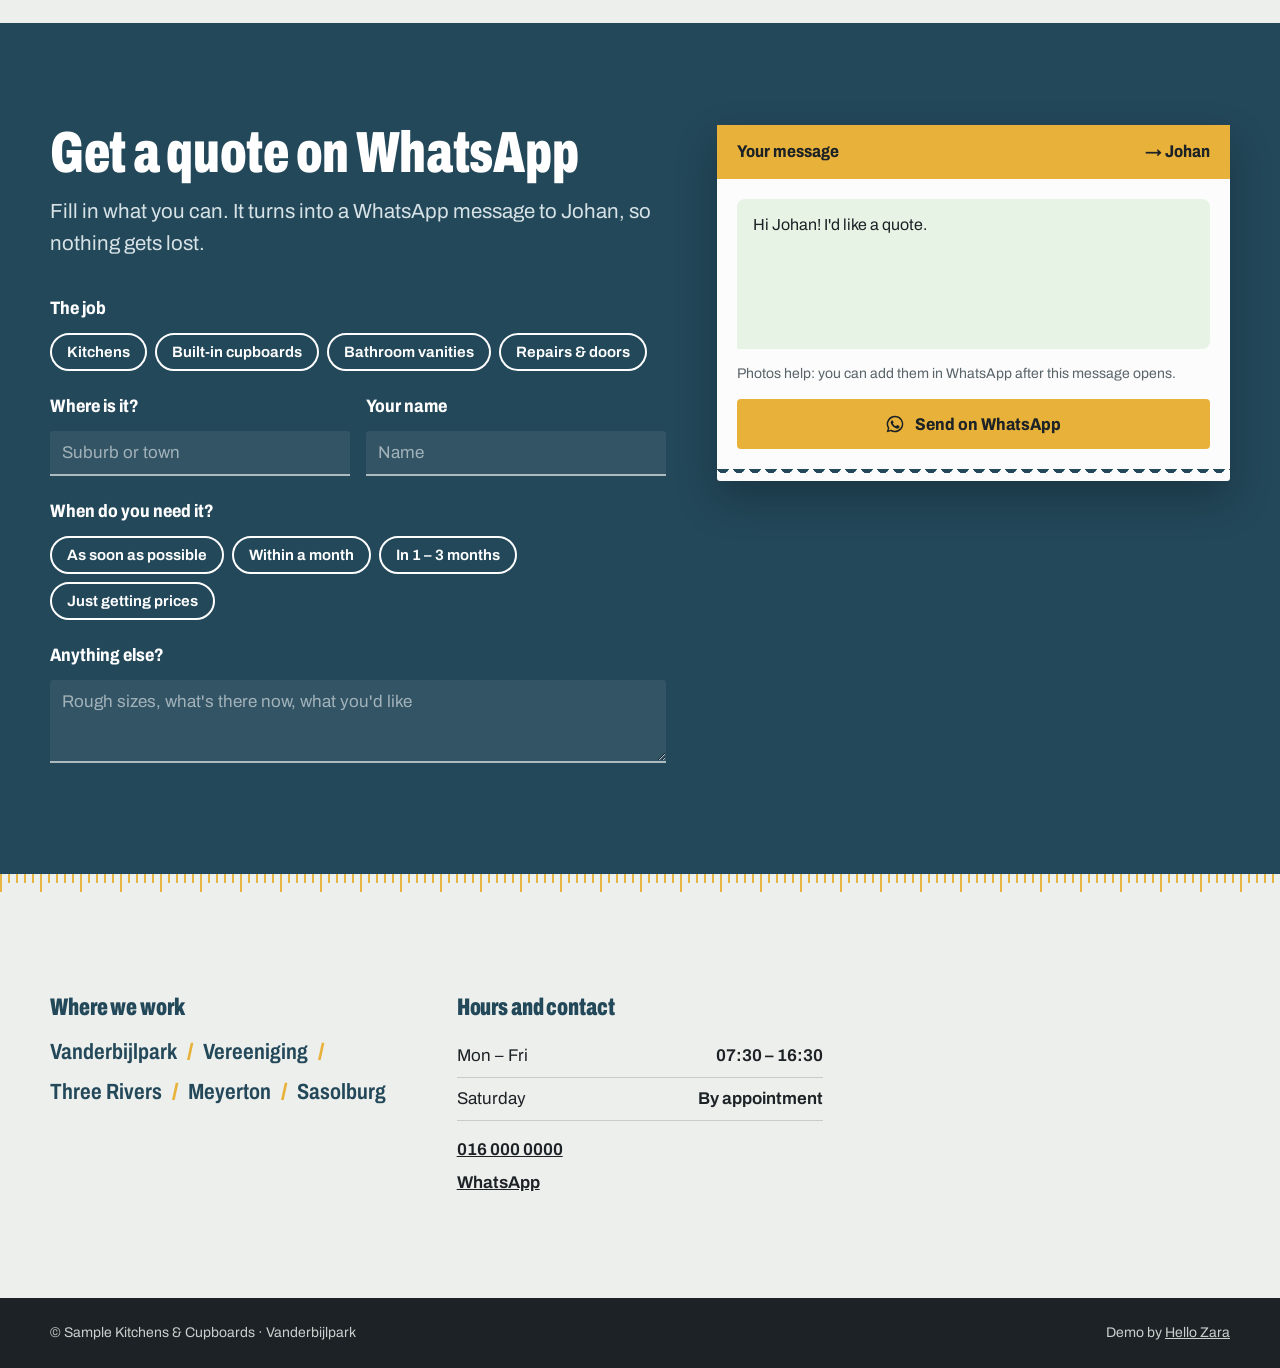
<file: sjabloon-vakman/index.html>
<!doctype html>
<html lang="en">
<head>
<meta charset="utf-8">
<meta name="viewport" content="width=device-width,initial-scale=1">
<meta name="robots" content="noindex,nofollow">
<title>Demo website</title>
<link rel="preconnect" href="https://fonts.googleapis.com">
<link rel="preconnect" href="https://fonts.gstatic.com" crossorigin>
<link href="https://fonts.googleapis.com/css2?family=Archivo:wdth,wght@62..125,400..900&display=swap" rel="stylesheet">
<style>
/* ---------- BRAND TOKENS: change these per prospect (from their logo / bakkie / signboard) ---------- */
:root{
  --brand:#23485A;      /* their main colour: headings, top bar, slip header */
  --brand-2:#3E6B7E;    /* a lighter step of it */
  --mark:#E8B23A;       /* the "tape measure" colour: ticks + the main button. Use their accent if they have one */
  --mark-ink:#1C2226;   /* text on --mark */
  --paper:#EDEFEC;      /* page background: cool concrete, not cream */
  --ink:#1C2226;
  --muted:#59636A;
  --line:#C6CCC8;
  --white:#FBFCFB;
}
/* ---------- base ---------- */
*{box-sizing:border-box}
html{scroll-behavior:smooth}
@media (prefers-reduced-motion:reduce){html{scroll-behavior:auto}*{transition:none!important;animation:none!important}}
body{margin:0;background:var(--paper);color:var(--ink);font:400 17px/1.55 "Archivo",system-ui,sans-serif;font-stretch:100%}
img{max-width:100%;height:auto;display:block}
a{color:inherit}
:focus-visible{outline:3px solid var(--mark);outline-offset:3px}
.wrap{width:min(1180px,100% - 32px);margin-inline:auto}
h1,h2,h3{font-stretch:68%;font-weight:850;line-height:.98;letter-spacing:-.005em;margin:0;color:var(--brand)}
h1{font-size:clamp(44px,6.4vw,84px)}
h2{font-size:clamp(34px,4.6vw,58px)}
h3{font-size:24px;line-height:1.1}
p{margin:0}
.lead{font-size:clamp(18px,1.6vw,21px);color:var(--muted);max-width:56ch}
.btn{display:inline-flex;align-items:center;gap:10px;border:0;border-radius:4px;padding:15px 22px;font:750 17px "Archivo",sans-serif;font-stretch:90%;text-decoration:none;cursor:pointer}
.btn-mark{background:var(--mark);color:var(--mark-ink)}
.btn-mark:hover{filter:brightness(1.05)}
.btn-line{background:transparent;color:var(--brand);box-shadow:inset 0 0 0 2px var(--brand)}
.wa-ico{width:20px;height:20px;flex:none}

/* the tape-measure: the one motif. Ticks every 8px, a long tick every 40px */
.tape{height:18px;background:
  repeating-linear-gradient(90deg,var(--mark) 0 2px,transparent 2px 40px) top left/100% 18px no-repeat,
  repeating-linear-gradient(90deg,var(--mark) 0 2px,transparent 2px 8px) top left/100% 9px no-repeat;opacity:.95}

/* demo bar */
.demo-note{background:var(--ink);color:#e9ece9;font-size:14px;text-align:center;padding:8px 16px}
.demo-note a{color:var(--mark)}
.sample-note{background:var(--mark);color:var(--mark-ink);font-size:14px;text-align:center;padding:6px 16px;font-weight:650}

/* header */
header{background:var(--white);border-bottom:1px solid var(--line);position:sticky;top:0;z-index:30}
.head{display:flex;align-items:center;justify-content:space-between;gap:16px;min-height:72px}
.wordmark{font-weight:900;font-stretch:72%;font-size:26px;color:var(--brand);text-decoration:none;line-height:1}
.logo img{max-height:52px;width:auto}
.head-right{display:flex;align-items:center;gap:18px}
.head-phone{font-weight:700;text-decoration:none;color:var(--brand);white-space:nowrap}
.head .btn{padding:11px 16px;font-size:15px}

/* hero */
.hero{display:grid;grid-template-columns:minmax(0,5fr) minmax(0,6fr);min-height:min(78vh,720px);background:var(--white)}
.hero-text{padding:clamp(36px,6vw,84px) clamp(16px,4vw,56px) 40px max(16px,calc((100vw - 1180px)/2));display:flex;flex-direction:column;justify-content:center;gap:24px}
.hero-meta{font-size:15px;color:var(--muted);font-weight:600}
.need{margin-top:6px}
.need p{font-weight:750;font-stretch:85%;font-size:18px;margin-bottom:10px}
.chips{display:flex;flex-wrap:wrap;gap:8px}
.chip{border:2px solid var(--brand);background:transparent;color:var(--brand);border-radius:999px;padding:9px 15px;font:650 15px "Archivo",sans-serif;cursor:pointer}
.chip:hover,.chip[aria-pressed=true]{background:var(--brand);color:#fff}
.hero-photo{position:relative;min-height:340px}
.hero-photo .ph,.hero-photo img{position:absolute;inset:0;width:100%;height:100%;object-fit:cover}
.dim{position:absolute;left:24px;right:24px;bottom:22px;display:flex;align-items:center;gap:10px;color:#fff;font-weight:650;font-size:14px;text-shadow:0 1px 3px rgba(0,0,0,.5)}
.dim::before,.dim::after{content:"";flex:1;height:2px;background:var(--mark);box-shadow:0 1px 2px rgba(0,0,0,.3)}
.dim span{background:rgba(28,34,38,.72);padding:5px 10px;border-radius:3px;text-shadow:none}
.dim i{position:absolute;top:50%;width:2px;height:16px;background:var(--mark);transform:translateY(-50%)}
.dim i:first-child{left:0}.dim i:last-child{right:0}

/* photo placeholder: an architect's hatch, so the template looks intentional before real photos go in */
.ph{background:
  repeating-linear-gradient(135deg,transparent 0 11px,rgba(35,72,90,.13) 11px 12px),
  linear-gradient(var(--white),var(--white));
  display:grid;place-items:center;text-align:center;color:var(--brand);font-weight:650;font-size:15px;padding:16px;border:1px dashed var(--brand-2)}

/* proof line */
.proof{background:var(--brand);color:#fff}
.proof .wrap{display:flex;flex-wrap:wrap;gap:12px 40px;padding:18px 0;align-items:center;font-weight:600}
.proof b{font-stretch:75%;font-size:24px;font-weight:850;color:var(--mark);margin-right:6px}
.proof a{color:#fff}

section{padding:clamp(56px,8vw,104px) 0}
.sec-head{display:grid;gap:14px;margin-bottom:36px;max-width:760px}

/* work */
.work-grid{display:grid;grid-template-columns:repeat(6,1fr);grid-auto-rows:150px;gap:10px}
.work-grid figure{margin:0;position:relative;overflow:hidden;border-radius:3px;background:var(--white)}
.work-grid figure:nth-child(1){grid-column:span 4;grid-row:span 3}
.work-grid figure:nth-child(2){grid-column:span 2;grid-row:span 2}
.work-grid figure:nth-child(3){grid-column:span 2;grid-row:span 1}
.work-grid figure:nth-child(4){grid-column:span 3;grid-row:span 2}
.work-grid figure:nth-child(5){grid-column:span 3;grid-row:span 2}
.work-grid figure:nth-child(n+6){grid-column:span 2;grid-row:span 2}
.work-grid img,.work-grid .ph{width:100%;height:100%;object-fit:cover}
.work-grid figcaption{position:absolute;left:0;bottom:0;background:rgba(28,34,38,.78);color:#fff;font-size:14px;padding:6px 10px;border-top-right-radius:3px}
.work-grid .ph+figcaption{display:none}

/* services: a spec list, not cards */
.services{background:var(--white)}
.svc{display:grid;grid-template-columns:1fr 1fr;gap:0 56px}
.svc li{list-style:none;display:grid;grid-template-columns:1fr auto;gap:6px 20px;align-items:start;padding:22px 0;border-top:2px solid var(--brand)}
.svc h3{grid-column:1}
.svc p{grid-column:1;color:var(--muted)}
.svc button{grid-column:2;grid-row:1/span 2;align-self:center;background:none;border:0;color:var(--brand);font:700 15px "Archivo",sans-serif;text-decoration:underline;text-underline-offset:4px;cursor:pointer;padding:6px 0}
.svc ul{margin:0;padding:0;display:contents}

/* steps: real sequence, so numbers are earned */
.steps{display:grid;grid-template-columns:repeat(4,1fr);gap:28px;counter-reset:s}
.steps div{counter-increment:s;border-left:2px solid var(--mark);padding:2px 0 2px 18px}
.steps div::before{content:counter(s);display:block;font-weight:900;font-stretch:65%;font-size:44px;line-height:1;color:var(--mark);margin-bottom:10px}
.steps p{color:var(--muted);margin-top:6px}

/* QUOTE SLIP — the bold element */
.quote{background:var(--brand);color:#fff}
.quote h2{color:#fff}
.quote .lead{color:#d7e2e6}
.quote-grid{display:grid;grid-template-columns:minmax(0,6fr) minmax(0,5fr);gap:clamp(24px,4vw,56px);align-items:start}
.form{display:grid;gap:22px}
fieldset{border:0;margin:0;padding:0}
legend,.flabel{font-weight:750;font-stretch:85%;font-size:18px;margin-bottom:10px;padding:0;display:block}
.form .chip{border-color:#fff;color:#fff}
.form .chip:hover,.form .chip[aria-pressed=true]{background:var(--mark);border-color:var(--mark);color:var(--mark-ink)}
.form input,.form textarea{width:100%;border:0;border-bottom:2px solid rgba(255,255,255,.6);background:rgba(255,255,255,.07);color:#fff;font:400 17px "Archivo",sans-serif;padding:12px 12px;border-radius:3px 3px 0 0}
.form input::placeholder,.form textarea::placeholder{color:rgba(255,255,255,.55)}
.form input:focus,.form textarea:focus{border-bottom-color:var(--mark);outline:none;background:rgba(255,255,255,.12)}
.two{display:grid;grid-template-columns:1fr 1fr;gap:16px}
.slip{background:var(--white);color:var(--ink);border-radius:3px;position:sticky;top:96px;box-shadow:0 18px 40px rgba(0,0,0,.25)}
.slip-top{background:var(--mark);color:var(--mark-ink);padding:14px 20px;display:flex;justify-content:space-between;gap:12px;font-weight:750;font-stretch:85%}
.slip-body{padding:20px;display:grid;gap:14px}
.slip pre{margin:0;white-space:pre-wrap;font:400 16px/1.5 "Archivo",sans-serif;min-height:150px;background:#E7F3E5;border-radius:8px 8px 8px 2px;padding:14px 16px}
.slip small{color:var(--muted);font-size:14px}
.slip .btn{justify-content:center;width:100%}
.slip-perf{height:12px;background:radial-gradient(circle at 6px -2px,var(--brand) 6px,transparent 6.5px) 0 0/16px 12px repeat-x}

/* areas + review + contact */
.info-grid{display:grid;grid-template-columns:repeat(3,1fr);gap:40px}
.areas{display:flex;flex-wrap:wrap;gap:6px 0;margin:14px 0 0;padding:0;list-style:none;font-weight:650;font-stretch:80%;font-size:22px;color:var(--brand)}
.areas li:not(:last-child)::after{content:"/";color:var(--mark);margin:0 10px;font-weight:900}
blockquote{margin:14px 0 0;font-size:21px;line-height:1.45}
blockquote cite{display:block;font-style:normal;color:var(--muted);font-size:15px;margin-top:10px}
.hours{width:100%;border-collapse:collapse;margin-top:14px}
.hours td{padding:8px 0;border-bottom:1px solid var(--line)}
.hours td:last-child{text-align:right;font-weight:650}
.contact-lines{margin-top:16px;display:grid;gap:6px;font-weight:650}

footer{background:var(--ink);color:#c9d0cc;font-size:14px}
footer .wrap{display:flex;flex-wrap:wrap;gap:10px 28px;justify-content:space-between;padding:24px 0}

/* Zara chat */
.zara-btn{position:fixed;right:20px;bottom:20px;z-index:40;display:flex;align-items:center;gap:10px;background:var(--ink);color:#fff;border:0;border-radius:999px;padding:10px 18px 10px 10px;font:700 15px "Archivo",sans-serif;cursor:pointer;box-shadow:0 12px 30px rgba(0,0,0,.28)}
.zara-btn i{width:36px;height:36px;border-radius:50%;background:var(--mark);color:var(--mark-ink);display:grid;place-items:center;font-style:normal;font-weight:900}
.chat{position:fixed;right:20px;bottom:86px;z-index:41;width:min(380px,calc(100vw - 32px));height:min(540px,calc(100vh - 120px));background:var(--white);border-radius:10px;box-shadow:0 24px 60px rgba(0,0,0,.3);display:none;flex-direction:column;overflow:hidden}
.chat.open{display:flex}
.chat-top{background:var(--brand);color:#fff;padding:14px 16px;display:flex;justify-content:space-between;align-items:center}
.chat-top small{display:block;opacity:.8;font-size:13px}
.chat-top button{background:none;border:0;color:#fff;font-size:26px;cursor:pointer;line-height:1}
.log{flex:1;overflow:auto;padding:14px;display:flex;flex-direction:column;gap:8px;background:#F3F5F3}
.msg{max-width:84%;padding:10px 13px;border-radius:12px;font-size:15px;line-height:1.45;white-space:pre-wrap}
.msg.z{background:#fff;border:1px solid var(--line);align-self:flex-start;border-bottom-left-radius:3px}
.msg.u{background:var(--brand);color:#fff;align-self:flex-end;border-bottom-right-radius:3px}
.quick{display:flex;flex-wrap:wrap;gap:6px;padding:8px 12px 0}
.quick button{border:1px solid var(--brand);background:#fff;color:var(--brand);border-radius:999px;padding:6px 11px;font:600 13px "Archivo",sans-serif;cursor:pointer}
.ask{display:flex;gap:8px;padding:10px 12px}
.ask input{flex:1;border:1px solid var(--line);border-radius:999px;padding:10px 14px;font:16px "Archivo",sans-serif}
.ask button{border:0;background:var(--mark);color:var(--mark-ink);border-radius:999px;padding:0 16px;font:700 15px "Archivo",sans-serif;cursor:pointer}
.chat-note{font-size:12px;color:var(--muted);text-align:center;padding:0 0 8px}

/* responsive */
@media (max-width:900px){
  .hero{grid-template-columns:1fr}
  .hero-photo{min-height:300px;order:-1}
  .hero-text{padding:28px 16px 36px}
  .svc{grid-template-columns:1fr}
  .steps{grid-template-columns:1fr 1fr}
  .quote-grid{grid-template-columns:1fr}
  .slip{position:static}
  .info-grid{grid-template-columns:1fr}
  .work-grid{grid-template-columns:1fr 1fr;grid-auto-rows:140px}
  .work-grid figure:nth-child(n){grid-column:span 1;grid-row:span 1}
  .work-grid figure:nth-child(1){grid-column:span 2;grid-row:span 2}
}
@media (max-width:560px){
  .wordmark{font-size:20px}
  .head-phone{display:none}
  .steps{grid-template-columns:1fr}
  .two{grid-template-columns:1fr}
  .zara-btn span{display:none}
  .zara-btn{padding:10px}
}
</style>
<script src="config.js"></script>
</head>
<body>
<div id="app"></div>

<button class="zara-btn" id="zaraOpen" aria-expanded="false" aria-controls="chat"><i>Z</i><span id="zaraLbl">Ask Zara</span></button>
<div class="chat" id="chat" role="dialog" aria-label="Chat with Zara">
  <div class="chat-top"><div><b id="chatTitle">Zara</b><small id="chatSub"></small></div><button id="zaraClose" aria-label="Close chat">×</button></div>
  <div class="log" id="log" aria-live="polite"></div>
  <div class="quick" id="quick"></div>
  <form class="ask" id="ask"><input id="askIn" autocomplete="off" aria-label="Type a question"><button id="askBtn">Send</button></form>
  <div class="chat-note" id="chatNote"></div>
</div>

<script>
const S = window.SITE, $ = s => document.querySelector(s);
const T = {
  en:{quote:"Get a quote",need:"What needs doing?",call:"Call",work:"Recent work",workSub:"Real jobs, photographed on site.",services:"What we do",ask:"Ask about this",how:"How a job runs",
      qTitle:"Get a quote on WhatsApp",qLead:"Fill in what you can. It turns into a WhatsApp message to "+S.owner+", so nothing gets lost.",job:"The job",where:"Where is it?",wherePh:"Suburb or town",when:"When do you need it?",
      name:"Your name",namePh:"Name",details:"Anything else?",detailsPh:"Rough sizes, what's there now, what you'd like",slipTop:"Your message",send:"Send on WhatsApp",
      areas:"Where we work",said:"What a client said",hoursT:"Hours and contact",rating:"on Google",reviews:"reviews",since:"Since",
      demo:"A demo website Hello Zara designed for "+S.owner+" at "+S.name+". Nothing here is live until he or she says so.",
      sample:"TEMPLATE PREVIEW: sample business, placeholder photos. Each prospect gets their own name, colours and real photos.",
      askZara:"Ask Zara",chatSub:S.owner+"'s assistant (demo)",chatNote:"Demo chat by Hello Zara",typeQ:"Type a question",sendB:"Send",
      hi:"Hi! I'm Zara, "+S.owner+"'s assistant at "+S.short+". I can start a quote for you or answer a quick question, any time of day.",
      qQuote:"Get a quote",qArea:"Do you come to me?",qHours:"When are you open?",qPrice:"How much?"},
  af:{quote:"Kry 'n kwotasie",need:"Wat moet gedoen word?",call:"Bel",work:"Onlangse werk",workSub:"Regte werk, op die perseel afgeneem.",services:"Wat ons doen",ask:"Vra hieroor",how:"Hoe 'n werk verloop",
      qTitle:"Kry 'n kwotasie op WhatsApp",qLead:"Vul in wat jy kan. Dit word 'n WhatsApp-boodskap aan "+S.owner+", so niks raak weg nie.",job:"Die werk",where:"Waar is dit?",wherePh:"Voorstad of dorp",when:"Wanneer het jy dit nodig?",
      name:"Jou naam",namePh:"Naam",details:"Nog iets?",detailsPh:"Rowwe mates, wat is daar nou, wat jy graag wil hê",slipTop:"Jou boodskap",send:"Stuur op WhatsApp",
      areas:"Waar ons werk",said:"Wat 'n kliënt gesê het",hoursT:"Ure en kontak",rating:"op Google",reviews:"resensies",since:"Sedert",
      demo:"'n Demo-webwerf wat Hello Zara vir "+S.owner+" by "+S.name+" ontwerp het. Niks hier is lewendig voordat hy of sy ja sê nie.",
      sample:"SJABLOON-VOORSKOU: voorbeeld-besigheid, plekhouer-foto's. Elke prospek kry hul eie naam, kleure en regte foto's.",
      askZara:"Vra vir Zara",chatSub:S.owner+" se assistent (demo)",chatNote:"Demo-klets deur Hello Zara",typeQ:"Tik 'n vraag",sendB:"Stuur",
      hi:"Hallo! Ek is Zara, "+S.owner+" se assistent by "+S.short+". Ek kan vir jou 'n kwotasie begin of 'n vinnige vraag beantwoord, enige tyd van die dag.",
      qQuote:"Kry 'n kwotasie",qArea:"Kom julle na my toe?",qHours:"Wanneer is julle oop?",qPrice:"Hoeveel kos dit?"}
}[S.lang||"en"];
document.documentElement.lang = S.lang==="af"?"af":"en";
document.title = S.name + (S.demo?" — demo":"");

const esc = s => String(s??"").replace(/[&<>"]/g,c=>({"&":"&amp;","<":"&lt;",">":"&gt;",'"':"&quot;"}[c]));
const pic = (src,alt,cap) => src ? `<img src="${esc(src)}" alt="${esc(alt)}" loading="lazy">` : `<div class="ph" role="img" aria-label="${esc(cap)}">${esc(cap)}</div>`;
const waIco = `<svg class="wa-ico" viewBox="0 0 24 24" aria-hidden="true"><path fill="currentColor" d="M12 2a10 10 0 0 0-8.6 15.1L2 22l5-1.3A10 10 0 1 0 12 2zm0 18.2a8.2 8.2 0 0 1-4.2-1.2l-.3-.2-3 .8.8-2.9-.2-.3A8.2 8.2 0 1 1 12 20.2zm4.5-6.1c-.2-.1-1.5-.7-1.7-.8s-.4-.1-.6.1-.7.8-.8 1-.3.2-.5.1a6.7 6.7 0 0 1-3.3-2.9c-.2-.4.2-.4.7-1.3.1-.2 0-.3 0-.4l-.8-1.8c-.2-.5-.4-.4-.6-.4h-.5a1 1 0 0 0-.7.3 3 3 0 0 0-.9 2.2 5.2 5.2 0 0 0 1.1 2.7 11.8 11.8 0 0 0 4.5 4c1.7.7 2.3.8 3.2.6.5-.1 1.5-.6 1.7-1.2s.2-1.1.2-1.2-.2-.2-.5-.3z"/></svg>`;
const tel = S.phone ? "tel:+27"+S.phone.replace(/\D/g,"").replace(/^0/,"") : "";

let h = "";
if (S.demo) h += `<div class="demo-note">${esc(T.demo)} <a href="https://hellozara.solutions">hellozara.solutions</a></div>`;
if (S.sample) h += `<div class="sample-note">${esc(T.sample)}</div>`;
h += `<header><div class="wrap head">
  <a class="${S.logo?"logo":"wordmark"}" href="#top">${S.logo?`<img src="${esc(S.logo)}" alt="${esc(S.name)}">`:esc(S.name)}</a>
  <div class="head-right">${S.phone?`<a class="head-phone" href="${tel}">${esc(S.phone)}</a>`:""}<a class="btn btn-mark" href="#quote">${T.quote}</a></div>
</div></header>`;

// hero
h += `<main id="top"><div class="hero">
  <div class="hero-text">
    ${(S.area||S.since)?`<p class="hero-meta">${esc(S.area)}${S.since?` · ${T.since} ${esc(S.since)}`:""}</p>`:""}
    <h1>${esc(S.tagline)}</h1>
    ${S.intro?`<p class="lead">${esc(S.intro)}</p>`:""}
    <div class="need"><p>${T.need}</p><div class="chips">${S.services.map((s,i)=>`<button class="chip" data-svc="${i}">${esc(s.name)}</button>`).join("")}</div></div>
  </div>
  <div class="hero-photo">${pic(S.hero.img,S.name,S.hero.caption)}
    ${S.hero.img && S.hero.caption?`<div class="dim"><i></i><span>${esc(S.hero.caption)}</span><i></i></div>`:""}</div>
</div>
<div class="tape" aria-hidden="true"></div>`;

// proof line — only facts we have
const proof = [];
if (S.google.rating) proof.push(`<span><b>${esc(S.google.rating)}★</b>${S.google.url?`<a href="${esc(S.google.url)}">${T.rating}</a>`:T.rating}${S.google.count?` · ${esc(S.google.count)} ${T.reviews}`:""}</span>`);
if (S.areas.length) proof.push(`<span>${esc(S.areas.slice(0,3).join(", "))}${S.areas.length>3?" …":""}</span>`);
if (S.phone) proof.push(`<span>${T.call} <a href="${tel}">${esc(S.phone)}</a></span>`);
if (proof.length) h += `<div class="proof"><div class="wrap">${proof.join("")}</div></div>`;

// work
if (S.work.length) h += `<section id="work"><div class="wrap">
  <div class="sec-head"><h2>${T.work}</h2><p class="lead">${T.workSub}</p></div>
  <div class="work-grid">${S.work.map(w=>`<figure>${pic(w.img,w.caption,w.caption)}${w.caption?`<figcaption>${esc(w.caption)}</figcaption>`:""}</figure>`).join("")}</div>
</div></section>`;

// services
h += `<section class="services" id="services"><div class="wrap">
  <div class="sec-head"><h2>${T.services}</h2></div>
  <div class="svc"><ul>${S.services.map((s,i)=>`<li><h3>${esc(s.name)}</h3>${s.text?`<p>${esc(s.text)}</p>`:""}<button data-svc="${i}">${T.ask}</button></li>`).join("")}</ul></div>
</div></section>`;

// steps
if (S.steps.length) h += `<section id="how"><div class="wrap">
  <div class="sec-head"><h2>${T.how}</h2></div>
  <div class="steps">${S.steps.map(s=>`<div><h3>${esc(s.name)}</h3><p>${esc(s.text)}</p></div>`).join("")}</div>
</div></section>`;

// quote slip
h += `<section class="quote" id="quote"><div class="wrap quote-grid">
  <div>
    <div class="sec-head"><h2>${T.qTitle}</h2><p class="lead">${esc(T.qLead)}</p></div>
    <form class="form" id="qform">
      <fieldset><legend>${T.job}</legend><div class="chips" id="qjob">${S.services.map((s,i)=>`<button type="button" class="chip" aria-pressed="false" data-i="${i}">${esc(s.name)}</button>`).join("")}</div></fieldset>
      <div class="two">
        <label><span class="flabel">${T.where}</span><input id="qwhere" placeholder="${T.wherePh}" list="arealist"></label>
        <label><span class="flabel">${T.name}</span><input id="qname" placeholder="${T.namePh}" autocomplete="given-name"></label>
      </div>
      <datalist id="arealist">${S.areas.map(a=>`<option value="${esc(a)}">`).join("")}</datalist>
      <fieldset><legend>${T.when}</legend><div class="chips" id="qwhen">${S.quote.when.map(w=>`<button type="button" class="chip" aria-pressed="false">${esc(w)}</button>`).join("")}</div></fieldset>
      <label><span class="flabel">${T.details}</span><textarea id="qdetails" rows="3" placeholder="${T.detailsPh}"></textarea></label>
    </form>
  </div>
  <aside class="slip" aria-live="polite">
    <div class="slip-top"><span>${T.slipTop}</span><span>→ ${esc(S.owner)}</span></div>
    <div class="slip-body">
      <pre id="qmsg"></pre>
      ${S.quote.note?`<small>${esc(S.quote.note)}</small>`:""}
      <a class="btn btn-mark" id="qsend" href="#" target="_blank" rel="noopener">${waIco}${T.send}</a>
    </div>
    <div class="slip-perf" aria-hidden="true"></div>
  </aside>
</div></section>`;

// info
const cols = [];
if (S.areas.length) cols.push(`<div><h3>${T.areas}</h3><ul class="areas">${S.areas.map(a=>`<li>${esc(a)}</li>`).join("")}</ul></div>`);
if (S.review.text) cols.push(`<div><h3>${T.said}</h3><blockquote>“${esc(S.review.text)}”<cite>${esc(S.review.name)}, Google</cite></blockquote></div>`);
cols.push(`<div><h3>${T.hoursT}</h3>${S.hours.length?`<table class="hours">${S.hours.map(r=>`<tr><td>${esc(r[0])}</td><td>${esc(r[1])}</td></tr>`).join("")}</table>`:""}
  <div class="contact-lines">${S.phone?`<a href="${tel}">${esc(S.phone)}</a>`:""}${S.whatsapp?`<a href="https://wa.me/${esc(S.whatsapp)}">WhatsApp</a>`:""}${S.email?`<a href="mailto:${esc(S.email)}">${esc(S.email)}</a>`:""}</div></div>`);
h += `<div class="tape" aria-hidden="true"></div><section id="info"><div class="wrap info-grid">${cols.join("")}</div></section></main>`;
h += `<footer><div class="wrap"><span>© ${esc(S.name)} · ${esc(S.area)}</span>${S.demo?`<span>Demo by <a href="https://hellozara.solutions">Hello Zara</a></span>`:""}</div></footer>`;
$("#app").innerHTML = h;

/* ---------- quote slip ---------- */
const picked = {job:new Set(), when:""};
function buildMsg(){
  const jobs=[...picked.job].map(i=>S.services[i].name);
  const n=$("#qname").value.trim(), w=$("#qwhere").value.trim(), d=$("#qdetails").value.trim();
  const af=S.lang==="af", L=[];
  L.push(af?`Hallo ${S.owner}${n?`, dis ${n}`:""}! Ek wil graag 'n kwotasie hê${jobs.length?` vir: ${jobs.join(", ")}`:""}.`
          :`Hi ${S.owner}${n?`, this is ${n}`:""}! I'd like a quote${jobs.length?` for: ${jobs.join(", ")}`:""}.`);
  if(w) L.push((af?"Waar: ":"Where: ")+w);
  if(picked.when) L.push((af?"Wanneer: ":"When: ")+picked.when);
  if(d) L.push((af?"Besonderhede: ":"Details: ")+d);
  return L.join("\n");
}
function refresh(){const m=buildMsg();$("#qmsg").textContent=m;$("#qsend").href="https://wa.me/"+S.whatsapp+"?text="+encodeURIComponent(m);}
$("#qjob").addEventListener("click",e=>{const b=e.target.closest(".chip");if(!b)return;const i=+b.dataset.i;
  picked.job.has(i)?picked.job.delete(i):picked.job.add(i);b.setAttribute("aria-pressed",picked.job.has(i));refresh();});
$("#qwhen").addEventListener("click",e=>{const b=e.target.closest(".chip");if(!b)return;
  $("#qwhen").querySelectorAll(".chip").forEach(c=>c.setAttribute("aria-pressed","false"));
  if(picked.when===b.textContent){picked.when="";}else{picked.when=b.textContent;b.setAttribute("aria-pressed","true");}refresh();});
$("#qform").addEventListener("input",refresh);
function pickService(i){picked.job.add(i);const b=$(`#qjob .chip[data-i="${i}"]`);if(b)b.setAttribute("aria-pressed","true");refresh();
  $("#quote").scrollIntoView({behavior:matchMedia("(prefers-reduced-motion: reduce)").matches?"auto":"smooth"});setTimeout(()=>$("#qwhere").focus({preventScroll:true}),400);}
document.querySelectorAll("[data-svc]").forEach(b=>b.addEventListener("click",()=>pickService(+b.dataset.svc)));
refresh();

/* ---------- Zara: scripted demo chat, answers only from config ---------- */
const af=S.lang==="af", log=$("#log"), chat=$("#chat");
$("#zaraLbl").textContent=T.askZara;$("#chatTitle").textContent="Zara · "+S.short;$("#chatSub").textContent=T.chatSub;
$("#chatNote").textContent=T.chatNote;$("#askIn").placeholder=T.typeQ;$("#askBtn").textContent=T.sendB;
function say(t,who="z"){const m=document.createElement("div");m.className="msg "+who;m.textContent=t;log.appendChild(m);log.scrollTop=log.scrollHeight;}
function openChat(){chat.classList.add("open");$("#zaraOpen").setAttribute("aria-expanded","true");if(!log.children.length){say(T.hi);quick();}$("#askIn").focus();}
function closeChat(){chat.classList.remove("open");$("#zaraOpen").setAttribute("aria-expanded","false");$("#zaraOpen").focus();}
$("#zaraOpen").onclick=()=>chat.classList.contains("open")?closeChat():openChat();
$("#zaraClose").onclick=closeChat;
document.addEventListener("keydown",e=>{if(e.key==="Escape"&&chat.classList.contains("open"))closeChat();});
function quick(){$("#quick").innerHTML=[T.qQuote,T.qArea,T.qHours,T.qPrice].map(q=>`<button type="button">${esc(q)}</button>`).join("");
  $("#quick").querySelectorAll("button").forEach(b=>b.onclick=()=>{say(b.textContent,"u");setTimeout(()=>answer(b.textContent),350);});}
const seen = af?`Ek sal sorg dat ${S.owner} dit sien.`:`I'll make sure ${S.owner} sees it.`;
const A={
  area: S.areas.length?(af?`Ja, ${S.short} werk in ${S.areas.join(", ")}. Is jy in een van dié areas?`:`Yes, ${S.short} works in ${S.areas.join(", ")}. Are you in one of those areas?`):seen,
  hours: S.hours.length?S.hours.map(r=>r[0]+": "+r[1]).join("\n")+(af?"\n\nEk antwoord self enige tyd, ook ná ure.":"\n\nI answer any time, even after hours."):seen,
  price: af?`Elke werk word gemeet en gekwoteer, so ${S.owner} gee jou 'n regte prys ná hy of sy gesien het wat nodig is. Vertel my wat jy in gedagte het, dan begin ek jou kwotasie.`
           :`Every job is measured and quoted, so ${S.owner} gives you a real price once they've seen what's needed. Tell me what you have in mind and I'll start your quote.`,
  services: (af?"Ons doen: ":"We do: ")+S.services.map(s=>s.name).join(", ")+"."
};
let step=null, lead={};
function answer(q){
  const l=q.toLowerCase();
  if(step) return flow(q);
  if(/quote|kwot|book|price for|need a|wil 'n/.test(l)) return startQuote();
  if(/where|area|come to|kom.*na|waar|areas|dorp/.test(l)) return say(A.area);
  if(/hour|open|time|when are|ure|oop|tyd/.test(l)) return say(A.hours);
  if(/price|cost|how much|r\d|prys|hoeveel|kos/.test(l)) return say(A.price);
  if(/what do|services|offer|doen julle|dienste/.test(l)) return say(A.services);
  for(const f of S.faq){ if(f.a && new RegExp(f.q,"i").test(l)) return say(f.a); }
  const s=S.services.findIndex(x=>l.includes(x.name.toLowerCase().split(" ")[0]));
  if(s>=0){lead.job=S.services[s].name;return startQuote(true);}
  say(af?`Goeie vraag. ${seen} Wil jy hê ek moet sommer 'n kwotasie vir jou begin?`:`Good question. ${seen} Would you like me to start a quote for you while you wait?`);
}
function startQuote(haveJob){
  if(haveJob){step="where";return say(af?`${lead.job}, reg so. In watter voorstad of dorp is dit?`:`${lead.job}, got it. Which suburb or town is it in?`);}
  step="job";say(af?`Lekker. Wat moet gedoen word? (${S.services.map(s=>s.name).join(", ")})`:`Great. What needs doing? (${S.services.map(s=>s.name).join(", ")})`);
}
function flow(q){
  if(step==="job"){lead.job=q;step="where";return say(af?"In watter voorstad of dorp is dit?":"Which suburb or town is it in?");}
  if(step==="where"){lead.where=q;step="name";return say(af?"En jou naam?":"And your name?");}
  if(step==="name"){lead.name=q;step=null;
    say(af?`Dankie, ${q}! Ek het dit vir ${S.owner} gestuur: ${lead.job} in ${lead.where}. Stuur gerus nou foto's van die spasie op WhatsApp, dan is jou kwotasie vinniger.`
          :`Thanks, ${q}! I've passed this to ${S.owner}: ${lead.job} in ${lead.where}. Feel free to WhatsApp a few photos of the space so your quote is quicker.`);
    setTimeout(()=>say(af?`Demo: in die regte weergawe kry ${S.owner} dit dadelik, die kontak word gestoor, en jy kry 'n opvolg as niemand gou antwoord nie. Ook om 21:00 op 'n Sondag.`
                         :`Demo: in the live version ${S.owner} gets this straight away, the contact is saved, and you get a follow-up if nobody answers quickly. Even at 9pm on a Sunday.`),700);
    lead={};}
}
$("#ask").addEventListener("submit",e=>{e.preventDefault();const v=$("#askIn").value.trim();if(!v)return;say(v,"u");$("#askIn").value="";setTimeout(()=>answer(v),350);});
</script>
</body>
</html>
</file>
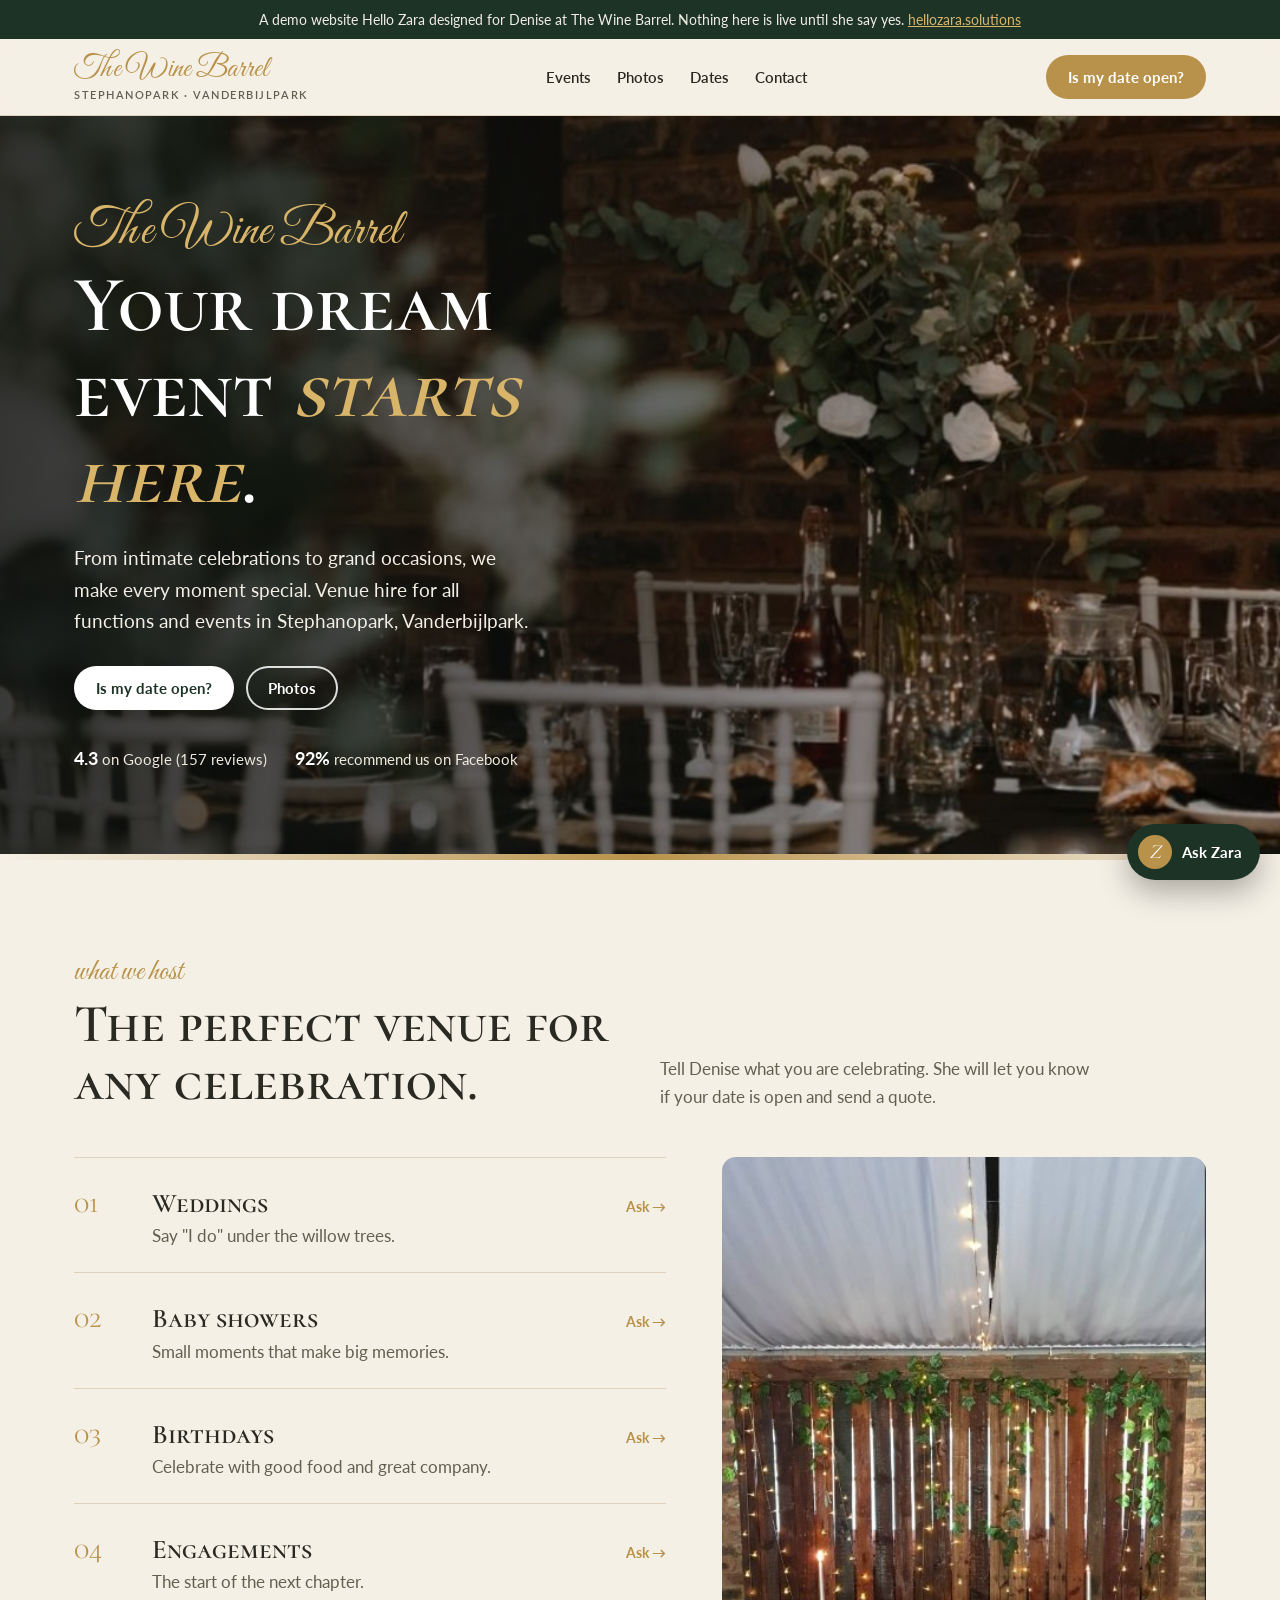
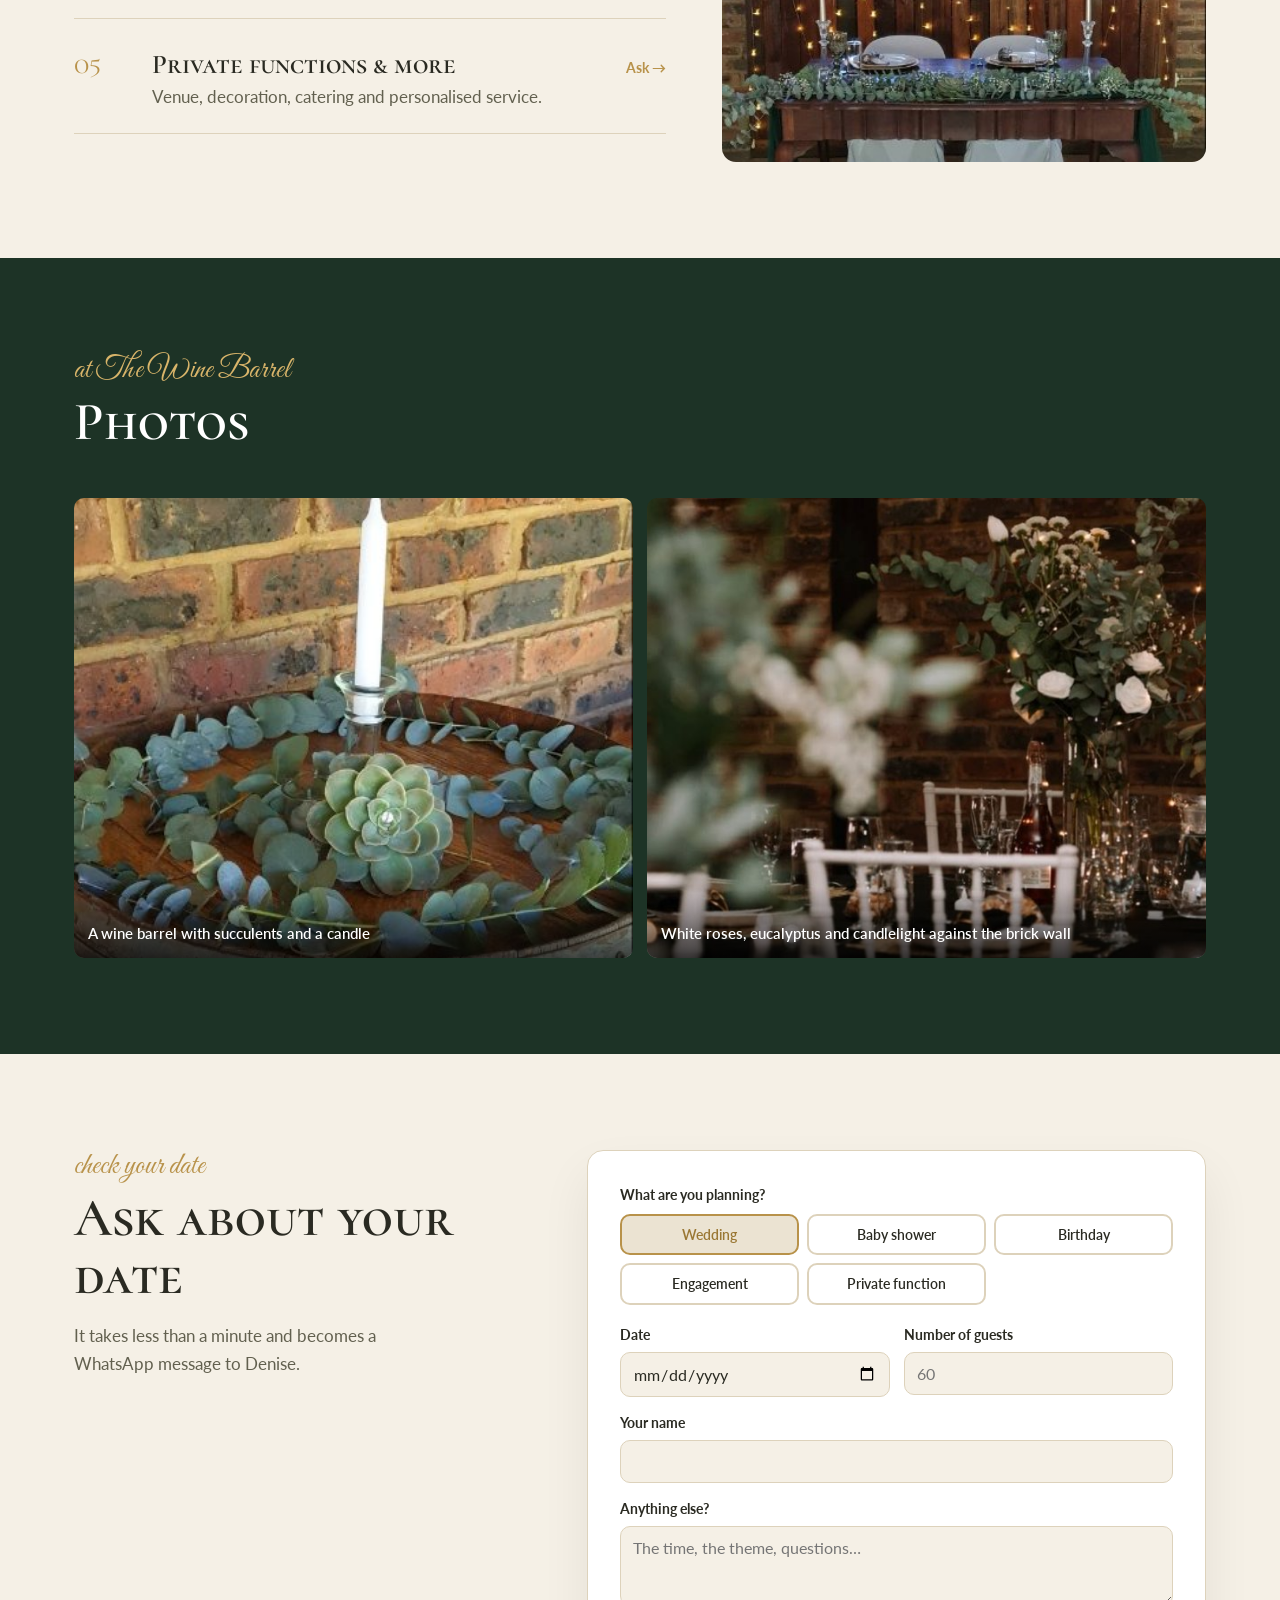
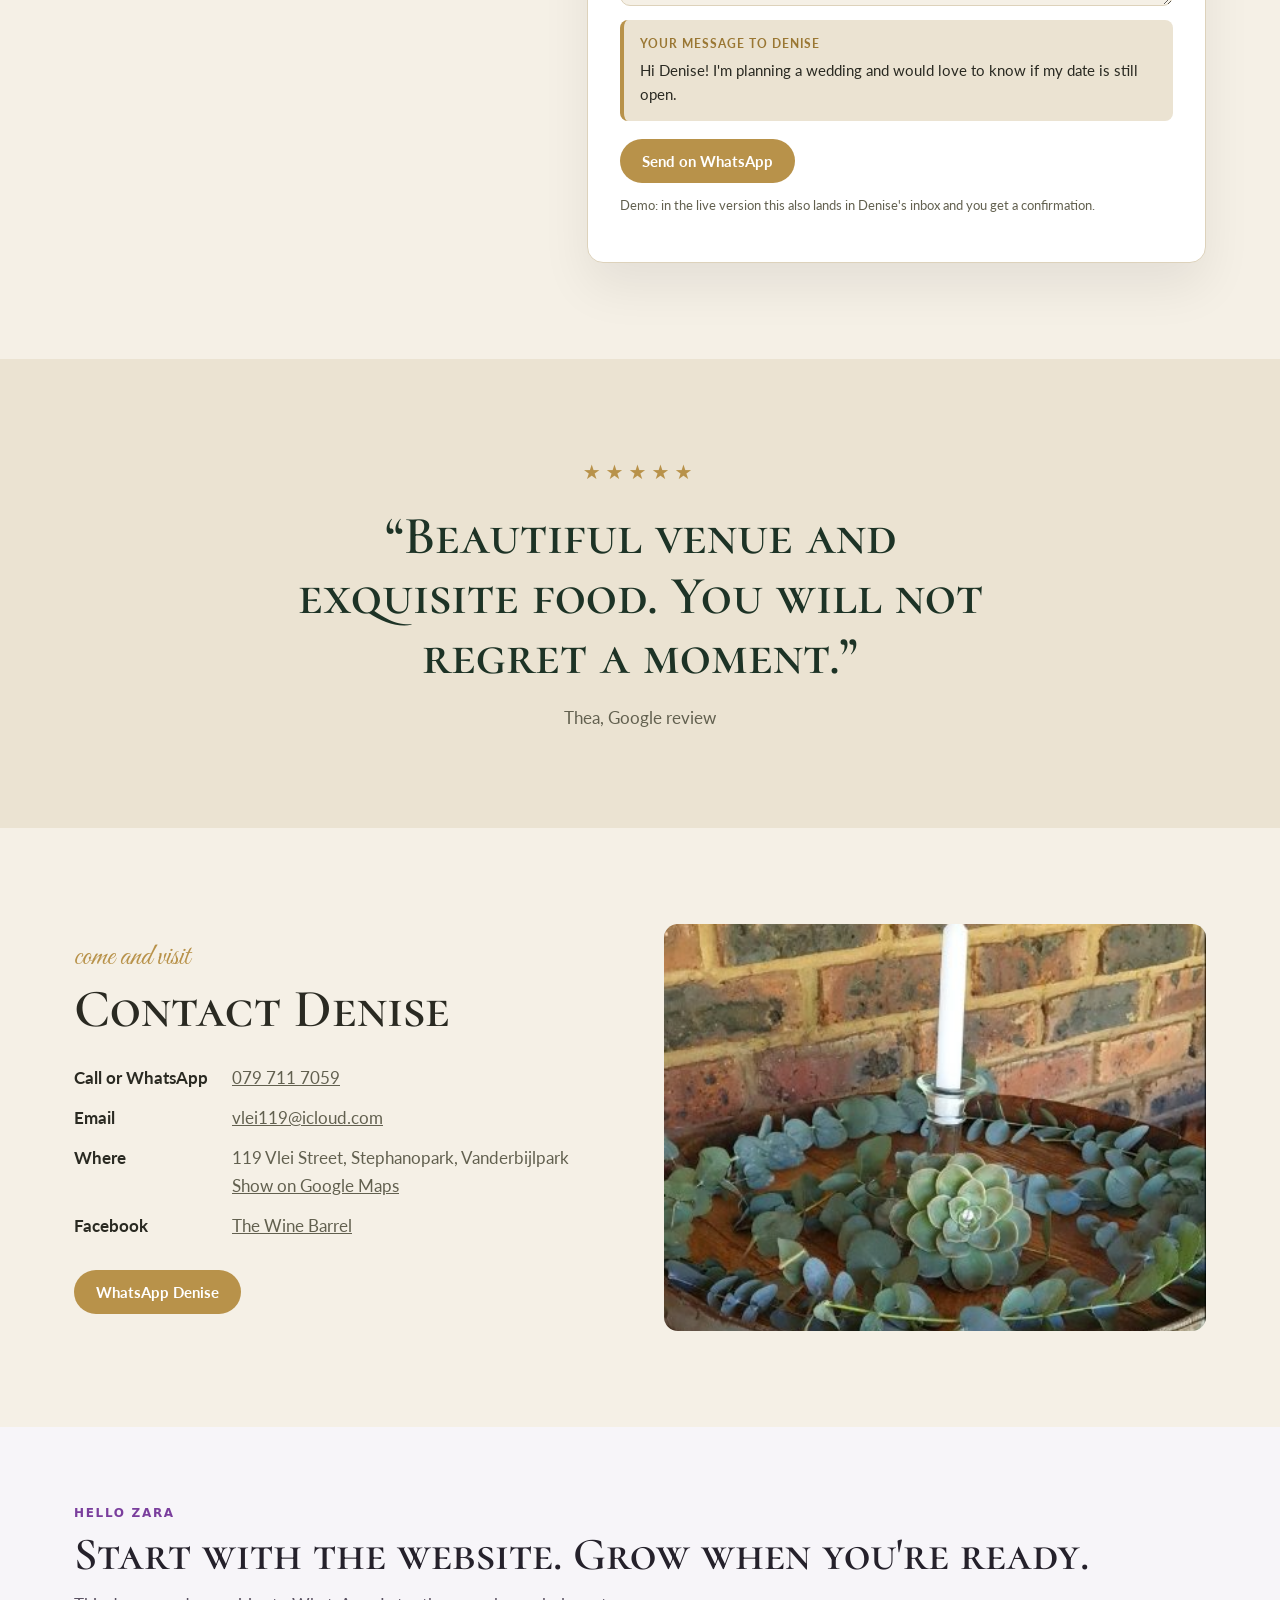
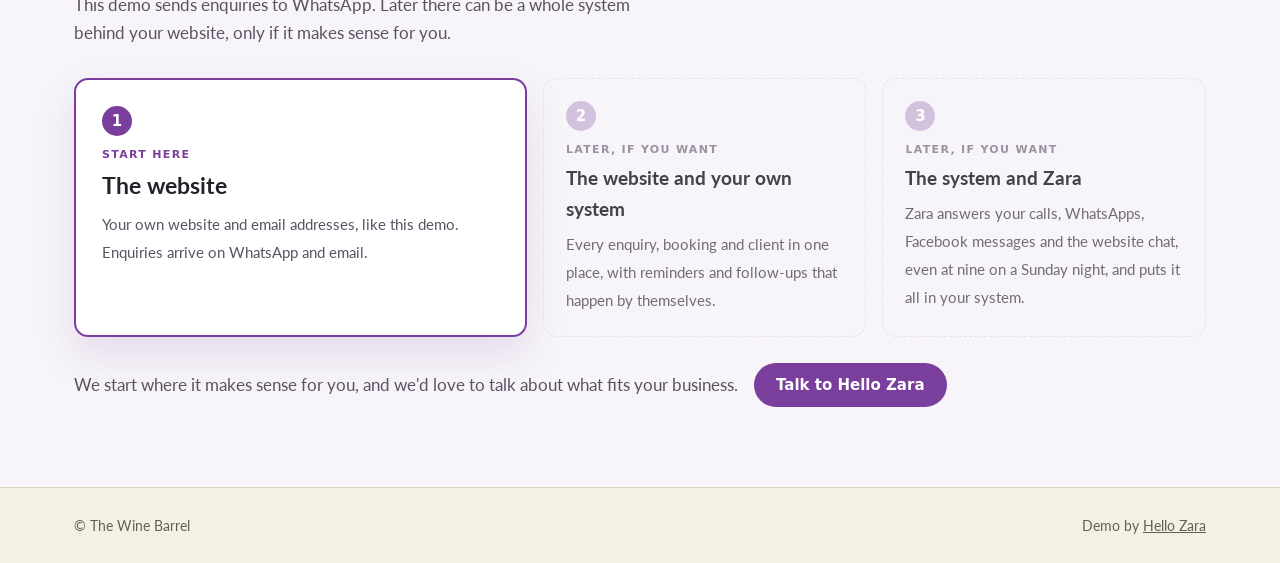
<file: winebarrel/index.html>
<!doctype html>
<html lang="en">
<head>
<meta charset="utf-8">
<meta name="viewport" content="width=device-width,initial-scale=1">
<meta name="robots" content="noindex,nofollow">
<title>The Wine Barrel · Venue · Stephanopark, Vanderbijlpark</title>
<meta name="description" content="The perfect venue for any function or celebration in Stephanopark, Vanderbijlpark: weddings, baby showers, birthdays and engagements.">
<link rel="preconnect" href="https://fonts.googleapis.com"><link rel="preconnect" href="https://fonts.gstatic.com" crossorigin>
<link href="https://fonts.googleapis.com/css2?family=Cormorant+SC:wght@500;600&family=Cormorant+Garamond:ital,wght@0,500;1,500&family=Great+Vibes&family=Lato:wght@400;700&display=swap" rel="stylesheet">
<style>
:root{--a:#b8924a;--a2:#9a7733;--bg:#f5f0e6;--panel:#ebe3d2;--ink:#2a2a22;--muted:#62604f;--line:#ddd2bb;--dark:#1d3326;--accent:#d9b56a;--soft:#e9e2d0;--head:"Cormorant SC",Georgia,serif;--body:"Lato",system-ui,sans-serif;--script:"Great Vibes",cursive}
*{box-sizing:border-box}
html{scroll-behavior:smooth}
@media (prefers-reduced-motion:reduce){html{scroll-behavior:auto}*{transition:none!important}}
body{margin:0;background:var(--bg);color:var(--ink);font:400 17px/1.65 var(--body)}
img{max-width:100%;height:auto;display:block}
a{color:inherit}
:focus-visible{outline:3px solid var(--accent);outline-offset:3px;border-radius:4px}
.wrap{max-width:1180px;margin:0 auto;padding:0 24px}
h1,h2,h3{font-family:var(--head);font-weight:600;line-height:1.08;margin:0}
.demo-note{background:var(--dark);color:#f1ede4;font-size:14px;text-align:center;padding:8px 16px}
.demo-note a{color:var(--accent)}
header{position:sticky;top:0;z-index:20;background:color-mix(in srgb,var(--bg) 94%,transparent);backdrop-filter:blur(8px);border-bottom:1px solid var(--line)}
.nav{display:flex;align-items:center;justify-content:space-between;gap:16px;height:76px}
.brand{display:flex;align-items:center;gap:12px;text-decoration:none}
.brand img{width:52px;height:52px;border-radius:50%;object-fit:cover;border:1px solid var(--line)}
.brand span{font-family:var(--script);font-size:30px;color:var(--a);line-height:1}
.brand small{display:block;font:600 11px var(--body);letter-spacing:.14em;color:var(--muted);margin-top:4px}
.nav ul{display:flex;gap:26px;list-style:none;margin:0;padding:0;font-weight:600;font-size:15px}
.nav ul a{text-decoration:none}
.nav ul a:hover{color:var(--a)}
.btn{display:inline-flex;align-items:center;gap:8px;background:var(--a);color:#fff;text-decoration:none;font:700 15px var(--body);padding:13px 22px;border-radius:999px;border:0;cursor:pointer}
.btn:hover{background:var(--a2)}
.btn.light{background:#fff;color:var(--dark)}
.btn.light:hover{background:var(--soft)}
.btn.line{background:transparent;color:#fff;box-shadow:inset 0 0 0 2px rgba(255,255,255,.85)}
.btn.line:hover{background:rgba(255,255,255,.14)}
.hero{position:relative;min-height:660px;display:flex;align-items:flex-end;color:#fff;background:var(--dark);overflow:hidden}
.hero>img{position:absolute;inset:0;width:100%;height:100%;object-fit:cover}
.hero::after{content:"";position:absolute;inset:0;background:linear-gradient(90deg,rgba(15,18,16,.82) 0%,rgba(15,18,16,.55) 45%,rgba(15,18,16,.1) 100%)}
.hero .wrap{position:relative;z-index:1;padding-top:90px;padding-bottom:80px;width:100%}
.script-name{font-family:var(--script);font-size:clamp(34px,4vw,52px);color:var(--accent);line-height:1;margin-bottom:6px}
.hero h1{font-size:clamp(44px,6.2vw,84px);max-width:13ch;color:#fff}
.hero h1 em{font-style:italic;color:var(--accent)}
.hero p{font-size:19px;max-width:42ch;margin:22px 0 30px;color:#f2eee6}
.actions{display:flex;flex-wrap:wrap;gap:12px}
.proof{display:flex;flex-wrap:wrap;gap:10px 28px;margin-top:34px;font-size:15px;color:#efe9de}
.proof b{color:#fff;font-size:18px}
.band{height:18px;background:var(--a)}
.m-windmill .band{background:repeating-linear-gradient(90deg,var(--a) 0 22px,var(--accent) 22px 26px,var(--soft) 26px 30px)}
.m-gold .band{height:6px;background:linear-gradient(90deg,transparent,var(--a),transparent);margin:0}
.m-thatch .band{background:repeating-linear-gradient(115deg,#b08850 0 6px,#8f6a38 6px 9px,#c59e62 9px 14px)}
.m-flowers .band{background:linear-gradient(90deg,#c8306b,#f2a516,#7a4fb5,#3f7d4f,#c8306b)}
.m-lights .band{height:22px;background:var(--dark) radial-gradient(circle,#fff6c9 2px,transparent 3px) 0 50%/26px 22px repeat-x}
section{padding:96px 0}
.eyebrow{font-family:var(--script);color:var(--a);font-size:30px;line-height:1.1;margin-bottom:6px}
.head{display:grid;grid-template-columns:1fr 1fr;gap:40px;align-items:end;margin-bottom:46px}
.head h2{font-size:clamp(34px,4.2vw,54px)}
.head p{margin:0;max-width:44ch;color:var(--muted)}
.menu{display:grid;grid-template-columns:1.1fr .9fr;gap:56px;align-items:start}
.menu ol{list-style:none;margin:0;padding:0;counter-reset:m}
.menu li{counter-increment:m;display:grid;grid-template-columns:60px 1fr auto;gap:18px;align-items:baseline;padding:22px 0;border-bottom:1px solid var(--line)}
.menu li:first-child{border-top:1px solid var(--line)}
.menu li::before{content:counter(m,decimal-leading-zero);font-family:var(--head);font-size:28px;color:var(--a)}
.menu h3{font-size:27px}
.menu p{margin:4px 0 0;color:var(--muted)}
.menu li a{font-weight:700;font-size:14px;color:var(--a);text-decoration:none;white-space:nowrap}
.menu li a:hover{text-decoration:underline}
.menu figure{margin:0;position:sticky;top:100px}
.menu figure img{border-radius:14px;aspect-ratio:4/5;object-fit:cover;width:100%}
.gallery-sec{background:var(--dark);color:#fff}
.gallery-sec h2{color:#fff}
.gallery-sec .eyebrow{color:var(--accent)}
.strip{display:grid;gap:14px}
.strip figure{margin:0;position:relative;overflow:hidden;border-radius:10px;min-height:240px}
.strip img{width:100%;height:100%;object-fit:cover;position:absolute;inset:0}
.strip figcaption{position:absolute;left:0;right:0;bottom:0;padding:34px 14px 12px;background:linear-gradient(transparent,rgba(0,0,0,.72));font-weight:600;font-size:15px}
.strip.n2{grid-template-columns:1fr 1fr;grid-auto-rows:460px}
.strip.n3{grid-template-columns:1.4fr 1fr 1fr;grid-auto-rows:460px}
.strip.n5{grid-template-columns:repeat(3,1fr);grid-auto-rows:240px}
.strip.n5 figure:first-child{grid-row:span 2}
.quote{display:grid;grid-template-columns:.85fr 1.15fr;gap:56px;align-items:start}
.quote aside h2{font-size:clamp(34px,4.2vw,54px)}
.quote aside p{color:var(--muted);max-width:38ch}
.avail{background:var(--soft);border-radius:12px;padding:18px 20px;margin-top:22px}
.avail b{font-family:var(--head);font-size:20px}
.avail ul{margin:10px 0;padding:0;list-style:none}
.avail li{padding:6px 0;border-bottom:1px dashed var(--line)}
.avail strong{color:var(--a);margin-right:8px}
.avail p{font-size:13px;margin:6px 0 0}
form.card{background:#fff;border:1px solid var(--line);border-radius:16px;padding:32px;box-shadow:0 24px 50px rgba(20,20,20,.07)}
fieldset{border:0;padding:0;margin:0 0 18px}
legend{font-weight:700;font-size:14px;margin-bottom:8px;padding:0}
.opts{display:grid;grid-template-columns:repeat(3,1fr);gap:8px}
.opts label{cursor:pointer;position:relative}
.opts input{position:absolute;opacity:0}
.opts span{display:block;text-align:center;padding:10px 8px;border:2px solid var(--line);border-radius:10px;font-weight:600;font-size:14px;line-height:1.25}
.opts input:checked+span{border-color:var(--a);background:var(--panel);color:var(--a2)}
.opts input:focus-visible+span{outline:3px solid var(--accent);outline-offset:2px}
.row{display:grid;grid-template-columns:1fr 1fr;gap:14px}
.field{display:flex;flex-direction:column;gap:6px;margin-bottom:14px;font-weight:700;font-size:14px}
.field input,.field textarea{font:400 16px var(--body);border:1px solid var(--line);border-radius:10px;padding:11px 12px;background:var(--bg);color:var(--ink)}
.field textarea{min-height:80px;resize:vertical}
.out{background:var(--panel);border-left:4px solid var(--a);border-radius:8px;padding:14px 16px;white-space:pre-line;font-size:15px;margin:4px 0 18px}
.out b{display:block;font-size:12px;letter-spacing:.08em;color:var(--a2);margin-bottom:4px}
.small{font-size:13px;color:var(--muted);margin-top:12px}
.review{background:var(--panel);text-align:center}
.review blockquote{margin:0 auto;font:600 clamp(30px,4.2vw,54px)/1.12 var(--head);max-width:24ch;color:var(--dark)}
.review .stars{color:var(--a);letter-spacing:5px;font-size:20px;margin-bottom:18px}
.review cite{display:block;margin-top:18px;font-style:normal;color:var(--muted)}
.contact{display:grid;grid-template-columns:1fr 1fr;gap:48px;align-items:center}
.contact h2{font-size:clamp(34px,4.2vw,54px)}
.contact dl{display:grid;grid-template-columns:auto 1fr;gap:12px 24px;margin:26px 0 30px}
.contact dt{font-weight:700}
.contact dd{margin:0;color:var(--muted);word-break:break-word}
.contact .pic img{border-radius:14px;aspect-ratio:4/3;object-fit:cover;width:100%}
footer{border-top:1px solid var(--line);padding:26px 0;font-size:14px;color:var(--muted)}
footer .wrap{display:flex;justify-content:space-between;flex-wrap:wrap;gap:12px}
.zara-btn{position:fixed;right:20px;bottom:20px;z-index:40;display:flex;align-items:center;gap:10px;background:var(--dark);color:#fff;border:0;border-radius:999px;padding:11px 18px 11px 11px;font:700 15px var(--body);cursor:pointer;box-shadow:0 12px 30px rgba(0,0,0,.3)}
.zara-btn i{width:34px;height:34px;border-radius:50%;background:var(--a);display:grid;place-items:center;font:italic 20px var(--head)}
.chat{position:fixed;right:20px;bottom:84px;z-index:41;width:min(370px,calc(100vw - 32px));height:min(540px,calc(100vh - 120px));background:#fff;border-radius:16px;box-shadow:0 24px 60px rgba(0,0,0,.28);display:none;flex-direction:column;overflow:hidden}
.chat.open{display:flex}
.chat-top{background:var(--a);color:#fff;padding:14px 16px;display:flex;justify-content:space-between;align-items:center}
.chat-top b{display:block}
.chat-top small{opacity:.9}
.chat-top button{background:none;border:0;color:#fff;font-size:24px;cursor:pointer;line-height:1}
.log{flex:1;overflow:auto;padding:16px;display:flex;flex-direction:column;gap:10px;background:var(--bg)}
.msg{max-width:86%;padding:10px 13px;border-radius:12px;font-size:15px;line-height:1.45}
.msg.z{background:#fff;border:1px solid var(--line);align-self:flex-start;border-bottom-left-radius:3px}
.msg.u{background:var(--a);color:#fff;align-self:flex-end;border-bottom-right-radius:3px}
.quick{display:flex;flex-wrap:wrap;gap:6px;padding:10px 12px;border-top:1px solid var(--line)}
.quick button{font:600 13px var(--body);border:1px solid var(--line);background:#fff;color:var(--ink);border-radius:999px;padding:6px 11px;cursor:pointer}
.quick button:hover{border-color:var(--a)}
.ask{display:flex;gap:8px;padding:10px 12px 14px}
.ask input{flex:1;font:inherit;font-size:15px;border:1px solid var(--line);border-radius:999px;padding:9px 14px}
.ask button{border:0;background:var(--a);color:#fff;border-radius:999px;padding:0 16px;font-weight:700;cursor:pointer}
.chat-note{font-size:11px;color:var(--muted);text-align:center;padding:0 12px 10px}
@media (max-width:900px){
  .nav ul{display:none}
  .hero{min-height:580px}
  .hero::after{background:linear-gradient(0deg,rgba(15,18,16,.9) 0%,rgba(15,18,16,.55) 60%,rgba(15,18,16,.2) 100%)}
  .head,.menu,.quote,.contact{grid-template-columns:1fr}
  .head{gap:14px}
  .menu figure{position:static}
  .strip.n2,.strip.n3{grid-template-columns:1fr 1fr;grid-auto-rows:300px}
  .strip.n3 figure:first-child{grid-column:1/3}
  .strip.n5{grid-template-columns:1fr 1fr;grid-auto-rows:200px}
  .strip.n5 figure:first-child{grid-column:1/3;grid-row:auto}
  section{padding:68px 0}
}
@media (max-width:520px){
  .wrap{padding:0 16px}
  .brand small{display:none}
  .brand span{font-size:24px}
  .nav .btn{padding:10px 14px;font-size:13px}
  .opts{grid-template-columns:1fr 1fr}
  .row{grid-template-columns:1fr}
  .menu li{grid-template-columns:40px 1fr}
  .menu li a{grid-column:2}
  .strip.n2{grid-template-columns:1fr;grid-auto-rows:340px}
  .zara-btn span{display:none}
  .zara-btn{padding:11px}
}

.hero.split{display:grid;grid-template-columns:1.1fr .9fr;align-items:center;min-height:auto}
.hero.split::after{display:none}
.hero.split>img{position:relative;order:2;inset:auto;height:auto;max-height:620px;width:calc(100% - 48px);margin:48px 48px 48px 0;border-radius:18px;object-fit:cover;aspect-ratio:4/5;box-shadow:0 30px 60px rgba(0,0,0,.35)}
.hero.split .wrap{order:1;padding:70px 24px 70px max(24px,calc((100vw - 1180px)/2 + 24px))}
@media (max-width:900px){.hero.split{grid-template-columns:1fr}.hero.split>img{order:1;width:calc(100% - 32px);margin:16px;max-height:420px;aspect-ratio:4/3}.hero.split .wrap{order:2;padding:20px 16px 56px}}

.m-windmill .hero:not(.split)>img{object-position:70% 40%}
.quote>*,.contact>*,.menu>*,.head>*{min-width:0}
body{overflow-x:clip}
@media (max-width:900px){.hero:not(.split)::after{background:linear-gradient(0deg,rgba(15,18,16,.92) 0%,rgba(15,18,16,.72) 55%,rgba(15,18,16,.55) 100%)}}
.m-windmill .hero:not(.split)::after{background:linear-gradient(90deg,rgba(20,30,26,.88) 0%,rgba(20,30,26,.62) 50%,rgba(20,30,26,.15) 100%)}

</style>
<style id="hz-more-css">
.hz-more{padding:80px 0;background:#f7f5f9;color:#25212b;font-family:inherit}
.hz-more .hz-w{max-width:1180px;margin:0 auto;padding:0 24px}
.hz-more .hz-tag{font:700 12px/1 system-ui,sans-serif;letter-spacing:.14em;color:#7a3e9d;text-transform:uppercase;margin-bottom:10px}
.hz-more h2{font-size:clamp(30px,3.6vw,46px);margin:0 0 12px;line-height:1.1}
.hz-more .hz-p{max-width:60ch;margin:0 0 30px;color:#5a5262}
.hz-more ol{list-style:none;margin:0;padding:0;display:grid;grid-template-columns:1.4fr 1fr 1fr;gap:16px;counter-reset:hz;align-items:stretch}
.hz-more li{counter-increment:hz;background:#fff;border:1px solid #e5dcea;border-radius:14px;padding:22px}
.hz-more li::before{content:counter(hz);display:inline-grid;place-items:center;width:30px;height:30px;border-radius:50%;background:#7a3e9d;color:#fff;font:700 15px system-ui,sans-serif;margin-bottom:12px}
.hz-more li em{display:block;font:700 11px system-ui,sans-serif;letter-spacing:.12em;text-transform:uppercase;color:#7a3e9d;font-style:normal;margin-bottom:6px}
.hz-more li.hz-now{border:2px solid #7a3e9d;box-shadow:0 18px 40px rgba(122,62,157,.14);padding:26px}
.hz-more li.hz-now b{font-size:23px}
.hz-more li.hz-later{background:transparent;border-style:dashed;opacity:.85}
.hz-more li.hz-later::before{background:#cdb9da}
.hz-more li.hz-later em{color:#8a7f92}
.hz-more li b{display:block;font-size:19px;margin-bottom:6px}
.hz-more li span{color:#5a5262;font-size:15px;line-height:1.5}
.hz-more .hz-f{display:flex;flex-wrap:wrap;align-items:center;gap:16px;margin-top:26px}
.hz-more .hz-f p{margin:0;color:#5a5262}
.hz-more .hz-b{display:inline-block;background:#7a3e9d;color:#fff;text-decoration:none;font:700 15px system-ui,sans-serif;padding:13px 22px;border-radius:999px}
.hz-more .hz-b:hover{background:#5f2f7b}
.hz-more .hz-by{font-size:13px;color:#857c8c;margin-top:14px}
@media (max-width:820px){.hz-more ol{grid-template-columns:1fr}.hz-more{padding:60px 0}.hz-more .hz-w{padding:0 16px}}
</style></head>
<body class="m-gold">
<div class="demo-note">A demo website Hello Zara designed for Denise at The Wine Barrel. Nothing here is live until she say yes. <a href="https://hellozara.solutions">hellozara.solutions</a></div>
<header><div class="wrap nav">
  <a class="brand" href="#top" aria-label="The Wine Barrel"><div><span>The Wine Barrel</span><small>STEPHANOPARK · VANDERBIJLPARK</small></div></a>
  <ul><li><a href="#geleenthede">Events</a></li><li><a href="#fotos">Photos</a></li><li><a href="#datum">Dates</a></li><li><a href="#kontak">Contact</a></li></ul>
  <a class="btn" href="#datum">Is my date open?</a>
</div></header>
<main id="top">
<div class="hero">
  <img src="img/hero.jpg" alt="A table set with white roses, eucalyptus, candles and white chairs against a brick wall">
  <div class="wrap">
    <div class="script-name">The Wine Barrel</div>
    <h1>Your dream event <em>starts here</em>.</h1>
    <p>From intimate celebrations to grand occasions, we make every moment special. Venue hire for all functions and events in Stephanopark, Vanderbijlpark.</p>
    <div class="actions"><a class="btn light" href="#datum">Is my date open?</a><a class="btn line" href="#fotos">Photos</a></div>
    <div class="proof"><span><b>4.3</b> on Google (157 reviews)</span><span><b>92%</b> recommend us on Facebook</span></div>
  </div>
</div>
<div class="band" aria-hidden="true"></div>
<section id="geleenthede"><div class="wrap">
  <div class="head"><div><div class="eyebrow">what we host</div><h2>The perfect venue for any celebration.</h2></div><p>Tell Denise what you are celebrating. She will let you know if your date is open and send a quote.</p></div>
  <div class="menu"><ol><li><div><h3>Weddings</h3><p>Say &quot;I do&quot; under the willow trees.</p></div><a href="#datum" data-kind="Wedding">Ask →</a></li><li><div><h3>Baby showers</h3><p>Small moments that make big memories.</p></div><a href="#datum" data-kind="Baby shower">Ask →</a></li><li><div><h3>Birthdays</h3><p>Celebrate with good food and great company.</p></div><a href="#datum" data-kind="Birthday">Ask →</a></li><li><div><h3>Engagements</h3><p>The start of the next chapter.</p></div><a href="#datum" data-kind="Engagement">Ask →</a></li><li><div><h3>Private functions &amp; more</h3><p>Venue, decoration, catering and personalised service.</p></div><a href="#datum" data-kind="Private function">Ask →</a></li></ol>
  <figure><img src="img/headtable.jpg" alt="The head table with a wooden backdrop, fairy lights and greenery" loading="lazy"></figure></div>
</div></section>
<section id="fotos" class="gallery-sec"><div class="wrap">
  <div class="head"><div><div class="eyebrow">at The Wine Barrel</div><h2>Photos</h2></div></div>
  <div class="strip n2"><figure><img src="img/barrel.jpg" alt="A wine barrel with succulents and a candle" loading="lazy"><figcaption>A wine barrel with succulents and a candle</figcaption></figure><figure><img src="img/hero.jpg" alt="White roses, eucalyptus and candlelight against the brick wall" loading="lazy"><figcaption>White roses, eucalyptus and candlelight against the brick wall</figcaption></figure></div>
</div></section>
<section id="datum"><div class="wrap quote">
  <aside><div class="eyebrow">check your date</div><h2>Ask about your date</h2><p>It takes less than a minute and becomes a WhatsApp message to Denise.</p></aside>
  <form class="card" id="q" novalidate>
    <fieldset><legend>What are you planning?</legend><div class="opts"><label><input type="radio" name="kind" value="Wedding" checked><span>Wedding</span></label><label><input type="radio" name="kind" value="Baby shower"><span>Baby shower</span></label><label><input type="radio" name="kind" value="Birthday"><span>Birthday</span></label><label><input type="radio" name="kind" value="Engagement"><span>Engagement</span></label><label><input type="radio" name="kind" value="Private function"><span>Private function</span></label></div></fieldset>
    <div class="row"><label class="field">Date<input type="date" id="d"></label><label class="field">Number of guests<input id="g" inputmode="numeric" placeholder="60"></label></div>
    <label class="field">Your name<input id="n" autocomplete="given-name"></label>
    <label class="field">Anything else?<textarea id="x" placeholder="The time, the theme, questions…"></textarea></label>
    <div class="out" aria-live="polite"><b>YOUR MESSAGE TO DENISE</b><span id="msg"></span></div>
    <button class="btn" type="submit">Send on WhatsApp</button>
    <p class="small">Demo: in the live version this also lands in Denise&#x27;s inbox and you get a confirmation.</p>
  </form>
</div></section>
<section class="review"><div class="wrap"><div class="stars" aria-label="5">★★★★★</div><blockquote>“Beautiful venue and exquisite food. You will not regret a moment.”</blockquote><cite>Thea, Google review</cite></div></section>
<section id="kontak"><div class="wrap contact">
  <div><div class="eyebrow">come and visit</div><h2>Contact Denise</h2>
  <dl><dt>Call or WhatsApp</dt><dd><a href="https://wa.me/27797117059" target="_blank" rel="noopener">079 711 7059</a></dd>
  <dt>Email</dt><dd><a href="mailto:vlei119@icloud.com">vlei119@icloud.com</a></dd>
  <dt>Where</dt><dd>119 Vlei Street, Stephanopark, Vanderbijlpark<br><a href="https://www.google.com/maps/search/?api=1&query=The+Wine+Barrel+Stephanopark+Vanderbijlpark" target="_blank" rel="noopener">Show on Google Maps</a></dd>
  <dt>Facebook</dt><dd><a href="https://www.facebook.com/profile.php?id=100063832741679" target="_blank" rel="noopener">The Wine Barrel</a></dd></dl>
  <a class="btn" href="https://wa.me/27797117059" target="_blank" rel="noopener">WhatsApp Denise</a></div>
  <div class="pic"><img src="img/barrel.jpg" alt="A wine barrel with succulents and a candle" loading="lazy"></div>
</div></section>
</main>
<section class="hz-more" id="meer" aria-label="Start with the website. Grow when you&#x27;re ready."><div class="hz-w">
<div class="hz-tag">Hello Zara</div><h2>Start with the website. Grow when you&#x27;re ready.</h2><p class="hz-p">This demo sends enquiries to WhatsApp. Later there can be a whole system behind your website, only if it makes sense for you.</p>
<ol><li class="hz-now"><em>Start here</em><b>The website</b><span>Your own website and email addresses, like this demo. Enquiries arrive on WhatsApp and email.</span></li><li class="hz-later"><em>Later, if you want</em><b>The website and your own system</b><span>Every enquiry, booking and client in one place, with reminders and follow-ups that happen by themselves.</span></li><li class="hz-later"><em>Later, if you want</em><b>The system and Zara</b><span>Zara answers your calls, WhatsApps, Facebook messages and the website chat, even at nine on a Sunday night, and puts it all in your system.</span></li></ol>
<div class="hz-f"><p>We start where it makes sense for you, and we&#x27;d love to talk about what fits your business.</p><a class="hz-b" href="https://wa.me/27788617650?text=Hi%2C%20I%20saw%20the%20demo%20website%20for%20The%20Wine%20Barrel." target="_blank" rel="noopener">Talk to Hello Zara</a></div>
</div></section>
<footer><div class="wrap"><span>© The Wine Barrel</span><span>Demo by <a href="https://hellozara.solutions">Hello Zara</a></span></div></footer>
<button class="zara-btn" id="zo" aria-expanded="false" aria-controls="chat"><i>Z</i><span>Ask Zara</span></button>
<div class="chat" id="chat" role="dialog" aria-label="Zara">
  <div class="chat-top"><div><b>Zara · The Wine Barrel</b><small>Denise&#x27;s assistant (demo)</small></div><button id="zc" aria-label="×">×</button></div>
  <div class="log" id="log" aria-live="polite"></div>
  <div class="quick" id="quick"><button data-q="date">Is my date open?</button><button data-q="what">What do you host?</button><button data-q="where">Where are you?</button><button data-q="price">What does it cost?</button></div>
  <form class="ask" id="ask"><input id="ai" placeholder="Type your question…" aria-label="Type your question…"><button>Send</button></form>
  <div class="chat-note">Demo chat by Hello Zara</div>
</div>
<script>
const C={"WA": "27797117059", "L": {"lang": "en", "demo_note": "A demo website Hello Zara designed for Denise at The Wine Barrel. Nothing here is live until she say yes.", "nav": ["Events", "Photos", "Dates", "Contact"], "cta": "Is my date open?", "events_eyebrow": "what we host", "gallery_eyebrow": "at The Wine Barrel", "form_eyebrow": "check your date", "form_title": "Ask about your date", "form_sub": "It takes less than a minute and becomes a WhatsApp message to Denise.", "kind": "What are you planning?", "date": "Date", "guests": "Number of guests", "yourname": "Your name", "extra": "Anything else?", "extra_ph": "The time, the theme, questions…", "out": "YOUR MESSAGE TO DENISE", "send": "Send on WhatsApp", "small": "Demo: in the live version this also lands in Denise's inbox and you get a confirmation.", "contact_eyebrow": "come and visit", "contact_title": "Contact Denise", "call": "Call or WhatsApp", "email": "Email", "where": "Where", "maps": "Show on Google Maps", "wa_btn": "WhatsApp Denise", "footer": "Demo by", "review_src": "Google review", "zara_btn": "Ask Zara", "zara_sub": "Denise's assistant (demo)", "zara_hi": "Hi! I'm Zara, Denise's assistant at The Wine Barrel. I can check whether your date is open or answer a quick question.", "q_date": "Is my date open?", "q_what": "What do you host?", "q_where": "Where are you?", "q_price": "What does it cost?", "ask_ph": "Type your question…", "send_short": "Send", "chat_note": "Demo chat by Hello Zara", "f1": "Lovely! What kind of event is it?", "f2": "Which date?", "f3": "Roughly how many guests?", "f4": "Last one: what's your name?", "f5": "Thank you, {n}! I've noted: {k}, {d}, about {g} guests.", "f6": "In the live version Denise gets this straight away and lets you know if the date is open. You also get a reminder.", "unk": "Good question! I'll make sure Denise sees it. You can also WhatsApp {phone}.", "msg_hi": "Hi Denise{n}! I'm planning a {k} and would love to know if my date is still open.", "msg_date": "Date", "msg_g": "Guests", "msg_x": "Also", "dis": ", it's ", "rx_date": "date|open|availab|book", "rx_price": "price|cost|how much|r\\d", "rx_where": "where|address|location|directions", "rx_what": "what|host|offer|wedding|party|function"}, "A": {"what": "We host weddings, baby showers, birthdays, engagements and private functions. We offer the venue, decoration, delicious food and catering.", "where": "We are at 119 Vlei Street, Stephanopark, Vanderbijlpark.", "price": "Every event is different, so Denise sends a quote for your date and number of guests. Shall I ask about your date?"}, "phone": "079 711 7059", "owner": "Denise"};
const L=C.L,$=s=>document.querySelector(s);
function build(){
  const k=document.querySelector('input[name=kind]:checked').value,d=$('#d').value,g=$('#g').value.trim(),n=$('#n').value.trim(),x=$('#x').value.trim();
  let date='';if(d){date=new Date(d+'T12:00').toLocaleDateString(L.lang==='af'?'af-ZA':'en-ZA',{weekday:'long',day:'numeric',month:'long',year:'numeric'});}
  const lines=[L.msg_hi.replace('{n}',n?L.dis+n:'').replace('{k}',k.toLowerCase())];
  if(date)lines.push(L.msg_date+': '+date);
  if(g)lines.push(L.msg_g+': '+g);
  if(x)lines.push(L.msg_x+': '+x);
  return lines.join('\n');
}
const upd=()=>$('#msg').textContent=build();
$('#q').addEventListener('input',upd);
$('#q').addEventListener('submit',e=>{e.preventDefault();window.open('https://wa.me/'+C.WA+'?text='+encodeURIComponent(build()),'_blank','noopener');});
document.querySelectorAll('[data-kind]').forEach(a=>a.addEventListener('click',()=>{const r=document.querySelector(`input[name=kind][value="${a.dataset.kind}"]`);if(r){r.checked=true;upd();}}));
upd();
const log=$('#log'),chat=$('#chat');let step=null,o={};
function say(t,w='z'){const m=document.createElement('div');m.className='msg '+w;m.textContent=t;log.appendChild(m);log.scrollTop=log.scrollHeight;}
function open(){chat.classList.add('open');$('#zo').setAttribute('aria-expanded','true');if(!log.children.length)say(L.zara_hi);$('#ai').focus();}
function close(){chat.classList.remove('open');$('#zo').setAttribute('aria-expanded','false');}
$('#zo').onclick=()=>chat.classList.contains('open')?close():open();$('#zc').onclick=close;
function startQ(){step='kind';o={};say(L.f1);}
function flow(t){
  if(step==='kind'){o.kind=t;step='date';return say(L.f2);}
  if(step==='date'){o.date=t;step='guests';return say(L.f3);}
  if(step==='guests'){o.guests=t;step='name';return say(L.f4);}
  if(step==='name'){step=null;say(L.f5.replace('{n}',t.replace(/^./,c=>c.toUpperCase())).replace('{k}',o.kind).replace('{d}',o.date).replace('{g}',o.guests));return say(L.f6);}
}
function answer(t){const q=t.toLowerCase();
  if(step)return flow(t);
  if(new RegExp(L.rx_date).test(q))return startQ();
  if(new RegExp(L.rx_price).test(q))return say(C.A.price);
  if(new RegExp(L.rx_where).test(q))return say(C.A.where);
  if(new RegExp(L.rx_what).test(q))return say(C.A.what);
  say(L.unk.replace('{phone}',C.phone));}
$('#quick').addEventListener('click',e=>{const b=e.target.closest('button');if(!b)return;say(b.textContent,'u');step=null;b.dataset.q==='date'?startQ():say(C.A[b.dataset.q]);});
$('#ask').addEventListener('submit',e=>{e.preventDefault();const v=$('#ai').value.trim();if(!v)return;say(v,'u');$('#ai').value='';setTimeout(()=>answer(v),350);});

</script>
</body>
</html>
</file>
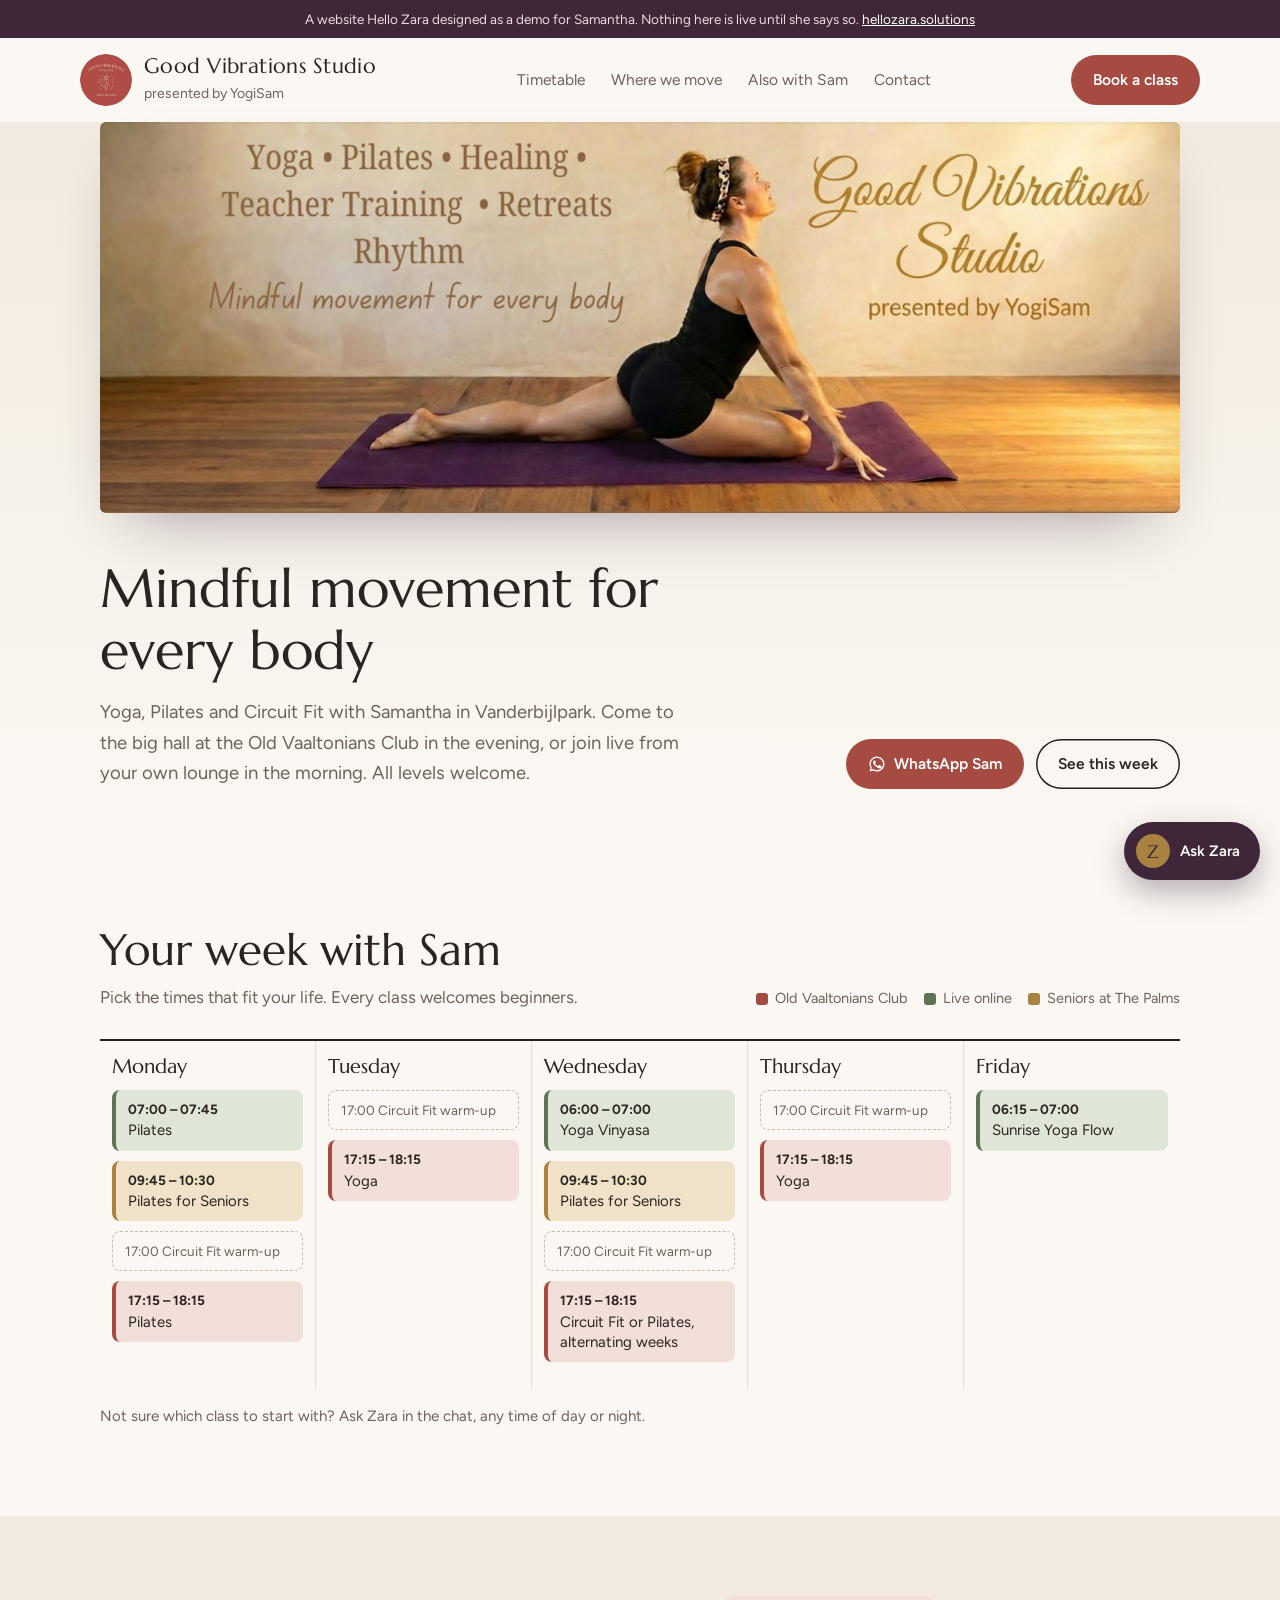
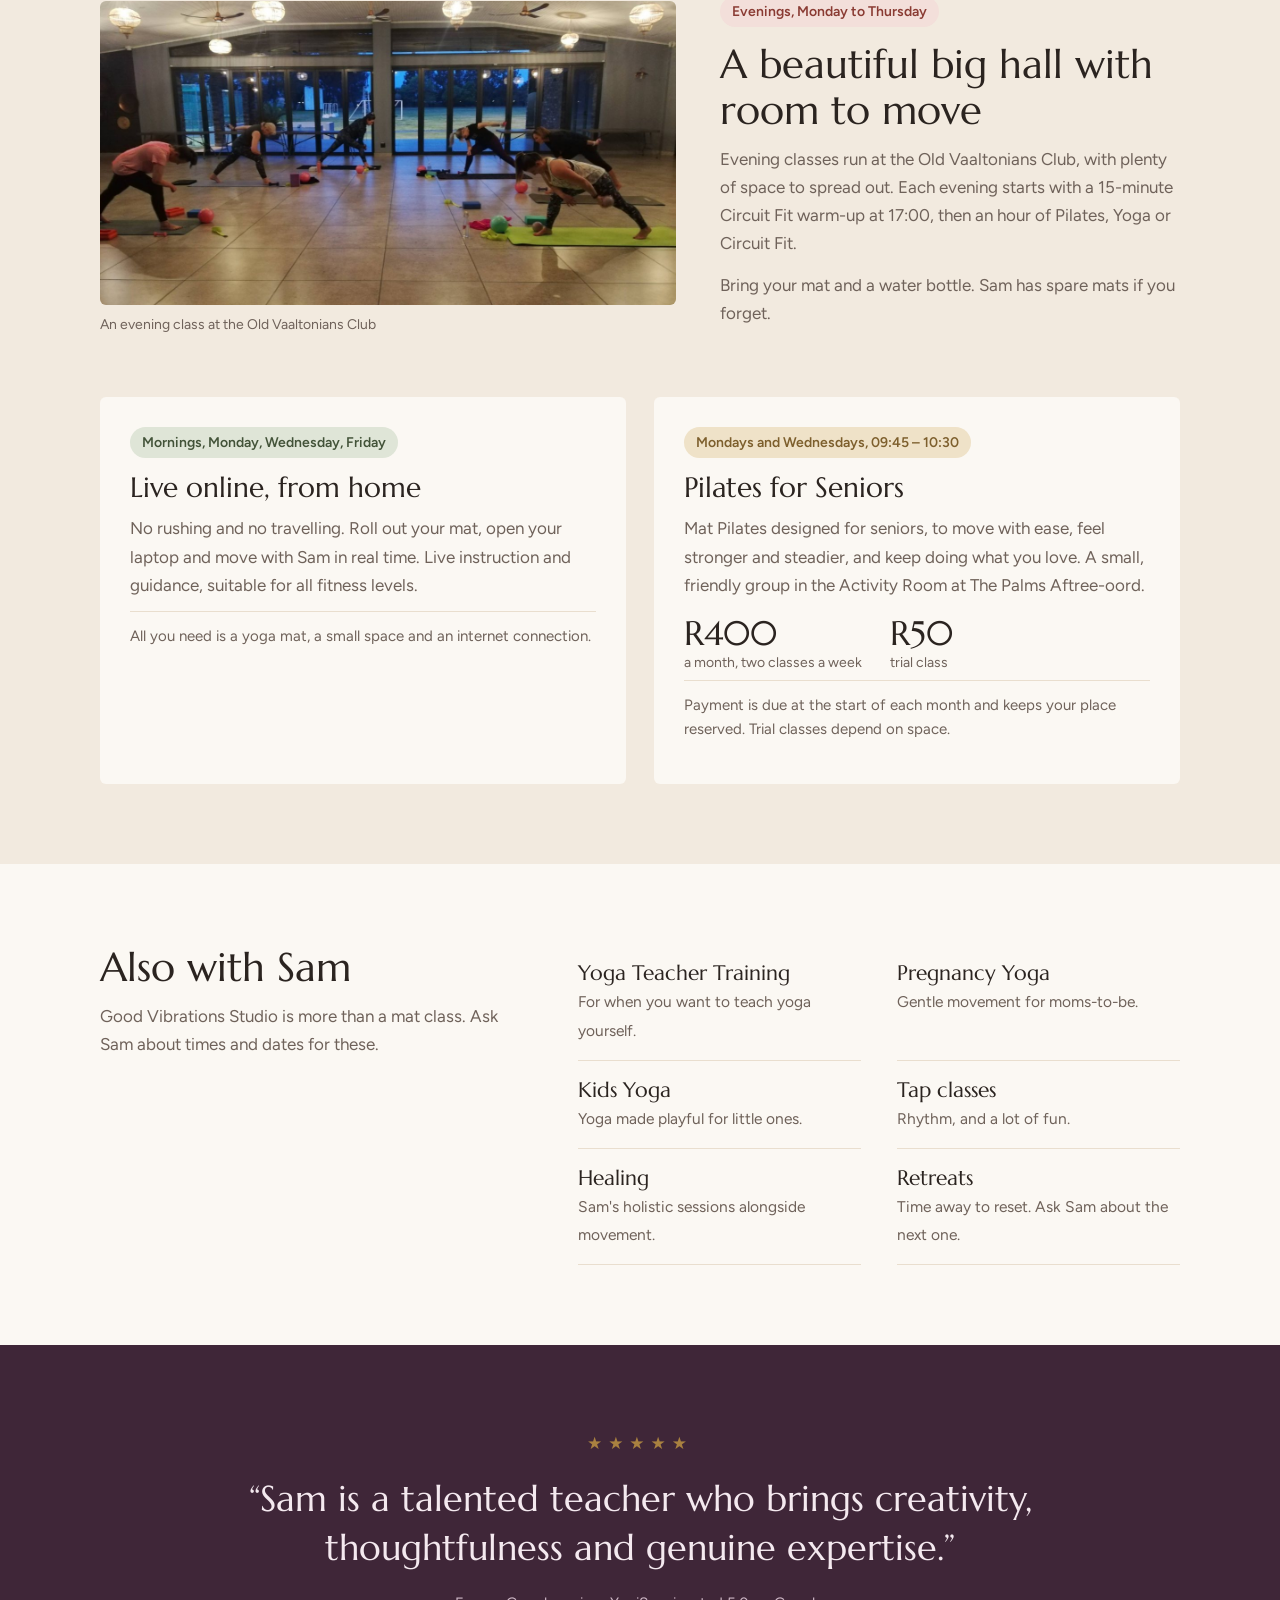
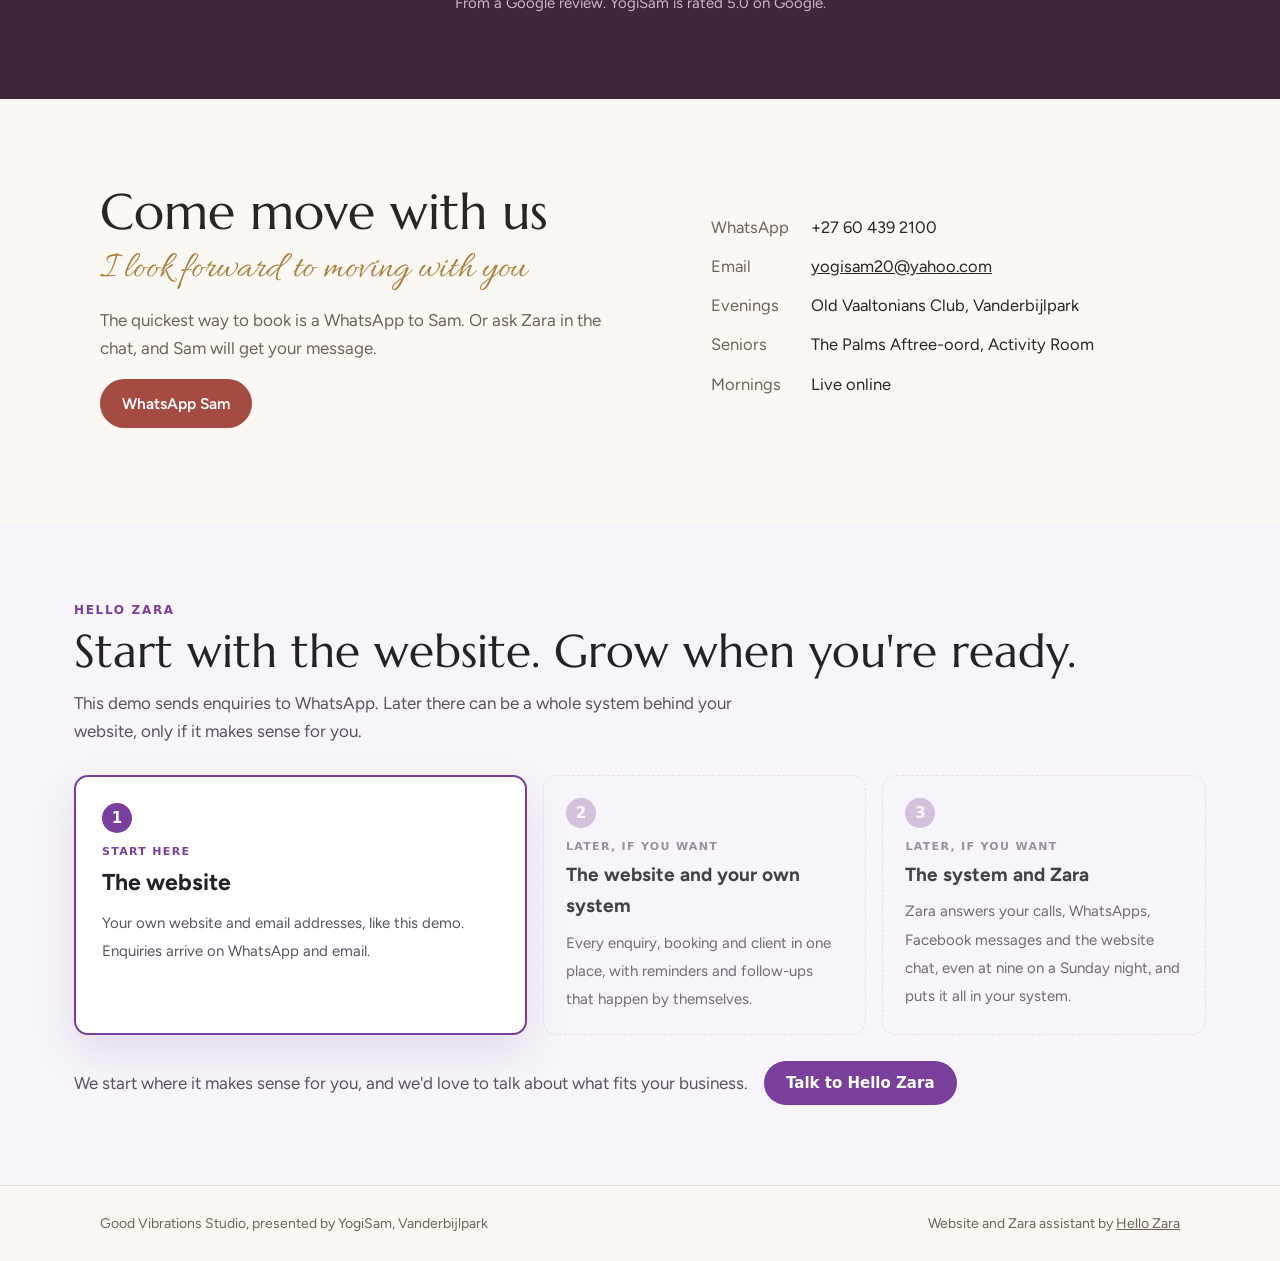
<file: yogisam/index.html>
<!doctype html>
<html lang="en">
<head>
<meta charset="utf-8">
<meta name="viewport" content="width=device-width,initial-scale=1">
<meta name="robots" content="noindex,nofollow">
<title>Good Vibrations Studio by YogiSam, Vanderbijlpark</title>
<meta name="description" content="Mindful movement for every body. Yoga, Pilates and Circuit Fit with Samantha in Vanderbijlpark: evenings at the Old Vaaltonians Club, live online mornings, and Pilates for Seniors at The Palms.">
<meta property="og:title" content="Good Vibrations Studio by YogiSam">
<meta property="og:image" content="https://demo.hellozara.solutions/yogisam/img/sam-cover.jpg">
<meta property="og:url" content="https://demo.hellozara.solutions/yogisam/">
<link rel="icon" href="img/logo.png">
<link rel="preconnect" href="https://fonts.googleapis.com">
<link rel="preconnect" href="https://fonts.gstatic.com" crossorigin>
<link href="https://fonts.googleapis.com/css2?family=Allura&family=Figtree:wght@400;500;600;700&family=Marcellus&display=swap" rel="stylesheet">
<style>
:root{
 --linen:#f2eadf; --linen-2:#e9dece; --paper:#fbf8f3;
 --brick:#a64b42; --brick-d:#8a3b33;
 --sage:#5e7356; --sage-l:#dfe5d7;
 --gold:#a98140; --gold-l:#efe2c8;
 --plum:#3f2638; --ink:#2b2420; --muted:#6f625a;
}
*{box-sizing:border-box}
html{scroll-behavior:smooth}
@media (prefers-reduced-motion:reduce){html{scroll-behavior:auto}}
body{margin:0;background:var(--paper);color:var(--ink);font:400 17px/1.65 "Figtree",system-ui,sans-serif}
img{max-width:100%;display:block}
h1,h2,h3{font-family:"Marcellus",Georgia,serif;font-weight:400;line-height:1.15;margin:0}
a{color:inherit}
:focus-visible{outline:3px solid var(--gold);outline-offset:3px}
.wrap{max-width:1120px;margin:0 auto;padding:0 20px}

/* demo note */
.demo-note{background:var(--plum);color:#eadbe4;font-size:13.5px;text-align:center;padding:8px 16px}
.demo-note a{color:#fff}

/* header */
.top{display:flex;align-items:center;justify-content:space-between;gap:16px;padding:16px 0}
.brand{display:flex;align-items:center;gap:12px;text-decoration:none}
.brand img{width:52px;height:52px;border-radius:50%}
.brand b{display:block;font:400 21px/1.1 "Marcellus",serif;letter-spacing:.02em}
.brand small{color:var(--muted);font-size:14px}
.menu{display:flex;gap:26px;font-size:15.5px}
.menu a{text-decoration:none;color:var(--muted)}
.menu a:hover{color:var(--ink)}
.btn{display:inline-flex;align-items:center;gap:8px;background:var(--brick);color:#fff;text-decoration:none;padding:12px 22px;border-radius:999px;font-weight:600;font-size:15.5px;border:0;cursor:pointer}
.btn:hover{background:var(--brick-d)}
.btn.line{background:transparent;color:var(--ink);box-shadow:inset 0 0 0 1.5px var(--ink)}
.btn.line:hover{background:var(--ink);color:#fff}
.btn svg{width:18px;height:18px}

/* hero: Sam's own cover */
.hero{background:linear-gradient(var(--linen),var(--paper))}
.cover{border-radius:6px;overflow:hidden;box-shadow:0 30px 60px -30px rgba(63,38,56,.45)}
.cover img{width:100%;aspect-ratio:1568/567;object-fit:cover}
.hero-text{display:grid;grid-template-columns:1.3fr 1fr;gap:40px;align-items:end;padding:44px 0 64px}
.hero-text h1{font-size:clamp(34px,4.6vw,54px)}
.script{font-family:"Allura",cursive;color:var(--gold);font-size:1.25em;line-height:1}
.hero-text p{color:var(--muted);font-size:18.5px;max-width:34em;margin:16px 0 0}
.hero-cta{display:flex;flex-wrap:wrap;gap:12px;justify-content:flex-end}

/* week board */
.week{padding:72px 0;background:var(--paper)}
.head{display:flex;justify-content:space-between;align-items:end;gap:24px;flex-wrap:wrap;margin-bottom:28px}
.head h2{font-size:clamp(32px,3.8vw,44px)}
.head p{color:var(--muted);margin:8px 0 0;max-width:36em}
.legend{display:flex;gap:16px;flex-wrap:wrap;font-size:14.5px;color:var(--muted)}
.legend span{display:inline-flex;align-items:center;gap:7px}
.legend i{width:12px;height:12px;border-radius:3px;display:inline-block}
.board{display:grid;grid-template-columns:repeat(5,1fr);border-top:2px solid var(--ink)}
.day{padding:14px 12px 18px;border-right:1px solid var(--linen-2)}
.day:last-child{border-right:0}
.day h3{font-size:20px;margin-bottom:12px}
.s{border-radius:8px;padding:10px 12px;margin-bottom:10px;font-size:15px;line-height:1.35}
.s time{display:block;font-weight:700;font-size:13.5px;margin-bottom:2px}
.s.on{background:var(--sage-l);border-left:4px solid var(--sage)}
.s.club{background:#f3dfda;border-left:4px solid var(--brick)}
.s.palms{background:var(--gold-l);border-left:4px solid var(--gold)}
.s.warm{background:transparent;border:1px dashed #c9b9a6;font-size:13.5px;color:var(--muted)}
.board-note{color:var(--muted);font-size:15px;margin-top:14px}
i.on{background:var(--sage)} i.club{background:var(--brick)} i.palms{background:var(--gold)}

/* places */
.places{background:var(--linen);padding:80px 0}
.hall{display:grid;grid-template-columns:1.25fr 1fr;gap:44px;align-items:center}
.hall figure{margin:0}
.hall img{border-radius:6px;aspect-ratio:1290/680;object-fit:cover}
.hall figcaption{font-size:14px;color:var(--muted);margin-top:8px}
.hall h2{font-size:clamp(30px,3.4vw,40px);margin-bottom:12px}
.hall p{color:var(--muted);margin:0 0 14px}
.tag{display:inline-block;font-size:14px;font-weight:600;padding:4px 12px;border-radius:999px;margin-bottom:14px}
.tag.club{background:#f3dfda;color:var(--brick-d)}
.pair{display:grid;grid-template-columns:1fr 1fr;gap:28px;margin-top:56px}
.place{background:var(--paper);border-radius:6px;padding:30px}
.place h3{font-size:28px;margin-bottom:10px}
.place p{color:var(--muted);margin:0 0 12px}
.tag.on{background:var(--sage-l);color:#435339}
.tag.palms{background:var(--gold-l);color:#7d5f2d}
.price{display:flex;gap:28px;margin:18px 0 6px}
.price div{font-size:14px;color:var(--muted)}
.price b{display:block;font:400 34px/1 "Marcellus",serif;color:var(--ink)}
.need{font-size:15px;color:var(--muted);border-top:1px solid var(--linen-2);padding-top:12px;margin-top:14px}

/* also */
.also{padding:80px 0}
.also-grid{display:grid;grid-template-columns:1fr 1.4fr;gap:48px}
.also h2{font-size:clamp(30px,3.4vw,40px)}
.also .lede{color:var(--muted);margin-top:12px}
.list{list-style:none;margin:0;padding:0;display:grid;grid-template-columns:1fr 1fr;gap:0 36px}
.list li{padding:16px 0;border-bottom:1px solid var(--linen-2)}
.list b{display:block;font:400 21px/1.3 "Marcellus",serif}
.list span{color:var(--muted);font-size:15.5px}

/* quote */
.voice{background:var(--plum);color:#f4e9ef;padding:84px 0;text-align:center}
.voice blockquote{margin:0 auto;max-width:22em;font:400 clamp(26px,3.2vw,36px)/1.35 "Marcellus",serif}
.voice p{color:#cdb6c5;margin:18px 0 0;font-size:15px}
.stars{color:var(--gold);letter-spacing:6px;margin-bottom:18px}

/* contact */
.contact{padding:84px 0 96px}
.contact-grid{display:grid;grid-template-columns:1.2fr 1fr;gap:48px;align-items:center}
.contact h2{font-size:clamp(34px,4vw,50px)}
.contact .script{display:block;font-size:38px;margin-top:10px}
.contact p{color:var(--muted);max-width:30em}
.facts{margin:0;display:grid;grid-template-columns:auto 1fr;gap:12px 22px;font-size:16.5px}
.facts dt{color:var(--muted)}
.facts dd{margin:0}
footer{border-top:1px solid var(--linen-2);padding:26px 0;color:var(--muted);font-size:14px}
footer .wrap{display:flex;justify-content:space-between;flex-wrap:wrap;gap:10px}

/* Zara chat */
.zbtn{position:fixed;right:20px;bottom:20px;z-index:30;display:flex;align-items:center;gap:10px;background:var(--plum);color:#fff;border:0;border-radius:999px;padding:12px 20px 12px 12px;font:600 15px "Figtree",sans-serif;box-shadow:0 12px 30px rgba(63,38,56,.35);cursor:pointer}
.zbtn .dot{width:34px;height:34px;border-radius:50%;background:var(--gold);display:grid;place-items:center;font:400 18px "Marcellus",serif;color:var(--plum)}
.zchat{position:fixed;right:20px;bottom:86px;z-index:31;width:min(380px,calc(100vw - 32px));height:min(540px,calc(100vh - 120px));background:#fff;border-radius:18px;box-shadow:0 24px 60px rgba(43,36,32,.28);display:none;flex-direction:column;overflow:hidden}
.zchat.open{display:flex}
.zh{display:flex;align-items:center;gap:12px;padding:14px 16px;background:var(--plum);color:#fff}
.zh .dot{width:38px;height:38px;border-radius:50%;background:var(--gold);display:grid;place-items:center;font:400 20px "Marcellus",serif;color:var(--plum);flex:none}
.zh b{display:block;font-size:15.5px}
.zh small{color:#d9c6d2;font-size:13px}
.zh button{margin-left:auto;background:none;border:0;color:#fff;font-size:22px;cursor:pointer;line-height:1}
.zm{flex:1;overflow-y:auto;padding:16px;display:flex;flex-direction:column;gap:8px;background:var(--paper)}
.m{max-width:86%;padding:10px 13px;border-radius:14px;font-size:15px;line-height:1.45;white-space:pre-line}
.m.bot{background:#fff;border:1px solid var(--linen-2);align-self:flex-start;border-bottom-left-radius:4px}
.m.me{background:var(--brick);color:#fff;align-self:flex-end;border-bottom-right-radius:4px}
.zq{display:flex;gap:6px;flex-wrap:wrap;padding:10px 12px 0;background:var(--paper)}
.zq button{border:1px solid #cdbfae;background:#fff;color:var(--ink);border-radius:999px;padding:6px 12px;font:500 13.5px "Figtree",sans-serif;cursor:pointer}
.zq button:hover{border-color:var(--brick);color:var(--brick)}
.zf{display:flex;gap:8px;padding:10px 12px;background:var(--paper)}
.zf input{flex:1;border:1px solid #d9ccbc;border-radius:999px;padding:11px 15px;font:15px "Figtree",sans-serif;background:#fff}
.zf button{background:var(--brick);color:#fff;border:0;border-radius:999px;padding:0 18px;font-weight:600;cursor:pointer}
.znote{font-size:11.5px;color:var(--muted);text-align:center;padding:2px 12px 10px;background:var(--paper)}

@media (max-width:900px){
 .menu{display:none}
 .hero-text,.hall,.pair,.also-grid,.contact-grid{grid-template-columns:1fr}
 .hero-cta{justify-content:flex-start}
 .board{grid-template-columns:1fr;border-top:0}
 .day{border-right:0;border-top:2px solid var(--ink);display:grid;grid-template-columns:110px 1fr;gap:12px;padding:14px 0}
 .day h3{margin:4px 0 0}
 .list{grid-template-columns:1fr}
}
@media (max-width:520px){
 .top .btn{padding:10px 16px;font-size:14.5px}
 .brand small{display:none}
 .cover img{aspect-ratio:4/3;object-position:62% 50%}
 .day{grid-template-columns:1fr}
}
</style>
<style id="hz-more-css">
.hz-more{padding:80px 0;background:#f7f5f9;color:#25212b;font-family:inherit}
.hz-more .hz-w{max-width:1180px;margin:0 auto;padding:0 24px}
.hz-more .hz-tag{font:700 12px/1 system-ui,sans-serif;letter-spacing:.14em;color:#7a3e9d;text-transform:uppercase;margin-bottom:10px}
.hz-more h2{font-size:clamp(30px,3.6vw,46px);margin:0 0 12px;line-height:1.1}
.hz-more .hz-p{max-width:60ch;margin:0 0 30px;color:#5a5262}
.hz-more ol{list-style:none;margin:0;padding:0;display:grid;grid-template-columns:1.4fr 1fr 1fr;gap:16px;counter-reset:hz;align-items:stretch}
.hz-more li{counter-increment:hz;background:#fff;border:1px solid #e5dcea;border-radius:14px;padding:22px}
.hz-more li::before{content:counter(hz);display:inline-grid;place-items:center;width:30px;height:30px;border-radius:50%;background:#7a3e9d;color:#fff;font:700 15px system-ui,sans-serif;margin-bottom:12px}
.hz-more li em{display:block;font:700 11px system-ui,sans-serif;letter-spacing:.12em;text-transform:uppercase;color:#7a3e9d;font-style:normal;margin-bottom:6px}
.hz-more li.hz-now{border:2px solid #7a3e9d;box-shadow:0 18px 40px rgba(122,62,157,.14);padding:26px}
.hz-more li.hz-now b{font-size:23px}
.hz-more li.hz-later{background:transparent;border-style:dashed;opacity:.85}
.hz-more li.hz-later::before{background:#cdb9da}
.hz-more li.hz-later em{color:#8a7f92}
.hz-more li b{display:block;font-size:19px;margin-bottom:6px}
.hz-more li span{color:#5a5262;font-size:15px;line-height:1.5}
.hz-more .hz-f{display:flex;flex-wrap:wrap;align-items:center;gap:16px;margin-top:26px}
.hz-more .hz-f p{margin:0;color:#5a5262}
.hz-more .hz-b{display:inline-block;background:#7a3e9d;color:#fff;text-decoration:none;font:700 15px system-ui,sans-serif;padding:13px 22px;border-radius:999px}
.hz-more .hz-b:hover{background:#5f2f7b}
.hz-more .hz-by{font-size:13px;color:#857c8c;margin-top:14px}
@media (max-width:820px){.hz-more ol{grid-template-columns:1fr}.hz-more{padding:60px 0}.hz-more .hz-w{padding:0 16px}}
</style></head>
<body>

<div class="demo-note">A website Hello Zara designed as a demo for Samantha. Nothing here is live until she says so. <a href="https://hellozara.solutions">hellozara.solutions</a></div>

<header class="wrap top">
 <a class="brand" href="#" aria-label="Good Vibrations Studio home">
  <img src="img/logo.png" alt="Good Vibrations Studio logo">
  <span><b>Good Vibrations Studio</b><small>presented by YogiSam</small></span>
 </a>
 <nav class="menu" aria-label="Main">
  <a href="#week">Timetable</a><a href="#places">Where we move</a><a href="#also">Also with Sam</a><a href="#contact">Contact</a>
 </nav>
 <a class="btn" href="https://wa.me/27604392100?text=Hi%20Sam%2C%20I%27d%20like%20to%20book%20a%20class" target="_blank" rel="noopener">Book a class</a>
</header>

<main>
<section class="hero">
 <div class="wrap">
  <div class="cover"><img src="img/sam-cover.jpg" alt="Samantha in a low lunge on a purple mat. Yoga, Pilates, Healing, Teacher Training, Retreats, Rhythm. Mindful movement for every body."></div>
  <div class="hero-text">
   <div>
    <h1>Mindful movement for every body</h1>
    <p>Yoga, Pilates and Circuit Fit with Samantha in Vanderbijlpark. Come to the big hall at the Old Vaaltonians Club in the evening, or join live from your own lounge in the morning. All levels welcome.</p>
   </div>
   <div class="hero-cta">
    <a class="btn" href="https://wa.me/27604392100?text=Hi%20Sam%2C%20I%27d%20like%20to%20book%20a%20class" target="_blank" rel="noopener">
     <svg viewBox="0 0 24 24" fill="currentColor" aria-hidden="true"><path d="M12 2a10 10 0 0 0-8.6 15.1L2 22l5-1.3A10 10 0 1 0 12 2Zm0 18.2c-1.6 0-3.1-.4-4.4-1.2l-.3-.2-3 .8.8-2.9-.2-.3A8.2 8.2 0 1 1 12 20.2Zm4.5-6.1c-.2-.1-1.5-.7-1.7-.8-.2-.1-.4-.1-.6.1l-.8 1c-.1.2-.3.2-.5.1-.7-.3-1.4-.7-2-1.3-.5-.5-1-1.1-1.3-1.7-.1-.2 0-.4.1-.5l.4-.5.3-.4v-.5l-.8-1.9c-.2-.5-.4-.4-.6-.4h-.5c-.2 0-.5.1-.7.3-.3.3-1 1-1 2.3s1 2.7 1.2 2.9c.1.2 2 3.1 4.9 4.3 1.8.8 2.5.8 3.4.7.6-.1 1.5-.6 1.7-1.2.2-.6.2-1.1.2-1.2-.1-.1-.3-.2-.5-.3Z"/></svg>
     WhatsApp Sam
    </a>
    <a class="btn line" href="#week">See this week</a>
   </div>
  </div>
 </div>
</section>

<section class="week" id="week">
 <div class="wrap">
  <div class="head">
   <div>
    <h2>Your week with Sam</h2>
    <p>Pick the times that fit your life. Every class welcomes beginners.</p>
   </div>
   <div class="legend" aria-label="Key">
    <span><i class="club"></i>Old Vaaltonians Club</span>
    <span><i class="on"></i>Live online</span>
    <span><i class="palms"></i>Seniors at The Palms</span>
   </div>
  </div>
  <div class="board">
   <div class="day"><h3>Monday</h3><div>
    <div class="s on"><time>07:00 – 07:45</time>Pilates</div>
    <div class="s palms"><time>09:45 – 10:30</time>Pilates for Seniors</div>
    <div class="s warm">17:00 Circuit Fit warm-up</div>
    <div class="s club"><time>17:15 – 18:15</time>Pilates</div>
   </div></div>
   <div class="day"><h3>Tuesday</h3><div>
    <div class="s warm">17:00 Circuit Fit warm-up</div>
    <div class="s club"><time>17:15 – 18:15</time>Yoga</div>
   </div></div>
   <div class="day"><h3>Wednesday</h3><div>
    <div class="s on"><time>06:00 – 07:00</time>Yoga Vinyasa</div>
    <div class="s palms"><time>09:45 – 10:30</time>Pilates for Seniors</div>
    <div class="s warm">17:00 Circuit Fit warm-up</div>
    <div class="s club"><time>17:15 – 18:15</time>Circuit Fit or Pilates, alternating weeks</div>
   </div></div>
   <div class="day"><h3>Thursday</h3><div>
    <div class="s warm">17:00 Circuit Fit warm-up</div>
    <div class="s club"><time>17:15 – 18:15</time>Yoga</div>
   </div></div>
   <div class="day"><h3>Friday</h3><div>
    <div class="s on"><time>06:15 – 07:00</time>Sunrise Yoga Flow</div>
   </div></div>
  </div>
  <p class="board-note">Not sure which class to start with? Ask Zara in the chat, any time of day or night.</p>
 </div>
</section>

<section class="places" id="places">
 <div class="wrap">
  <div class="hall">
   <figure>
    <img src="img/club-hall.jpg" alt="Sam's evening class stretching in the big hall at the Old Vaaltonians Club, with the sports fields outside the glass doors" loading="lazy">
    <figcaption>An evening class at the Old Vaaltonians Club</figcaption>
   </figure>
   <div>
    <span class="tag club">Evenings, Monday to Thursday</span>
    <h2>A beautiful big hall with room to move</h2>
    <p>Evening classes run at the Old Vaaltonians Club, with plenty of space to spread out. Each evening starts with a 15-minute Circuit Fit warm-up at 17:00, then an hour of Pilates, Yoga or Circuit Fit.</p>
    <p>Bring your mat and a water bottle. Sam has spare mats if you forget.</p>
   </div>
  </div>

  <div class="pair">
   <div class="place">
    <span class="tag on">Mornings, Monday, Wednesday, Friday</span>
    <h3>Live online, from home</h3>
    <p>No rushing and no travelling. Roll out your mat, open your laptop and move with Sam in real time. Live instruction and guidance, suitable for all fitness levels.</p>
    <p class="need">All you need is a yoga mat, a small space and an internet connection.</p>
   </div>
   <div class="place">
    <span class="tag palms">Mondays and Wednesdays, 09:45 – 10:30</span>
    <h3>Pilates for Seniors</h3>
    <p>Mat Pilates designed for seniors, to move with ease, feel stronger and steadier, and keep doing what you love. A small, friendly group in the Activity Room at The Palms Aftree-oord.</p>
    <div class="price">
     <div><b>R400</b>a month, two classes a week</div>
     <div><b>R50</b>trial class</div>
    </div>
    <p class="need">Payment is due at the start of each month and keeps your place reserved. Trial classes depend on space.</p>
   </div>
  </div>
 </div>
</section>

<section class="also" id="also">
 <div class="wrap also-grid">
  <div>
   <h2>Also with Sam</h2>
   <p class="lede">Good Vibrations Studio is more than a mat class. Ask Sam about times and dates for these.</p>
  </div>
  <ul class="list">
   <li><b>Yoga Teacher Training</b><span>For when you want to teach yoga yourself.</span></li>
   <li><b>Pregnancy Yoga</b><span>Gentle movement for moms-to-be.</span></li>
   <li><b>Kids Yoga</b><span>Yoga made playful for little ones.</span></li>
   <li><b>Tap classes</b><span>Rhythm, and a lot of fun.</span></li>
   <li><b>Healing</b><span>Sam's holistic sessions alongside movement.</span></li>
   <li><b>Retreats</b><span>Time away to reset. Ask Sam about the next one.</span></li>
  </ul>
 </div>
</section>

<section class="voice">
 <div class="wrap">
  <div class="stars" aria-label="Five stars">★★★★★</div>
  <blockquote>“Sam is a talented teacher who brings creativity, thoughtfulness and genuine expertise.”</blockquote>
  <p>From a Google review. YogiSam is rated 5.0 on Google.</p>
 </div>
</section>

<section class="contact" id="contact">
 <div class="wrap contact-grid">
  <div>
   <h2>Come move with us <span class="script">I look forward to moving with you</span></h2>
   <p>The quickest way to book is a WhatsApp to Sam. Or ask Zara in the chat, and Sam will get your message.</p>
   <a class="btn" href="https://wa.me/27604392100?text=Hi%20Sam%2C%20I%27d%20like%20to%20book%20a%20class" target="_blank" rel="noopener">WhatsApp Sam</a>
  </div>
  <dl class="facts">
   <dt>WhatsApp</dt><dd>+27 60 439 2100</dd>
   <dt>Email</dt><dd><a href="mailto:yogisam20@yahoo.com">yogisam20@yahoo.com</a></dd>
   <dt>Evenings</dt><dd>Old Vaaltonians Club, Vanderbijlpark</dd>
   <dt>Seniors</dt><dd>The Palms Aftree-oord, Activity Room</dd>
   <dt>Mornings</dt><dd>Live online</dd>
  </dl>
 </div>
</section>
</main>


<section class="hz-more" id="meer" aria-label="Start with the website. Grow when you&#x27;re ready."><div class="hz-w">
<div class="hz-tag">Hello Zara</div><h2>Start with the website. Grow when you&#x27;re ready.</h2><p class="hz-p">This demo sends enquiries to WhatsApp. Later there can be a whole system behind your website, only if it makes sense for you.</p>
<ol><li class="hz-now"><em>Start here</em><b>The website</b><span>Your own website and email addresses, like this demo. Enquiries arrive on WhatsApp and email.</span></li><li class="hz-later"><em>Later, if you want</em><b>The website and your own system</b><span>Every enquiry, booking and client in one place, with reminders and follow-ups that happen by themselves.</span></li><li class="hz-later"><em>Later, if you want</em><b>The system and Zara</b><span>Zara answers your calls, WhatsApps, Facebook messages and the website chat, even at nine on a Sunday night, and puts it all in your system.</span></li></ol>
<div class="hz-f"><p>We start where it makes sense for you, and we&#x27;d love to talk about what fits your business.</p><a class="hz-b" href="https://wa.me/27788617650?text=Hi%2C%20I%20saw%20the%20demo%20website%20for%20Good%20Vibrations%20Studio." target="_blank" rel="noopener">Talk to Hello Zara</a></div>
</div></section>
<footer><div class="wrap"><span>Good Vibrations Studio, presented by YogiSam, Vanderbijlpark</span><span>Website and Zara assistant by <a href="https://hellozara.solutions">Hello Zara</a></span></div></footer>

<button class="zbtn" id="zbtn" aria-expanded="false" aria-controls="zchat"><span class="dot">Z</span>Ask Zara</button>
<div class="zchat" id="zchat" role="dialog" aria-label="Chat with Zara">
 <div class="zh"><span class="dot">Z</span><div><b>Zara</b><small>Sam's assistant, answers any time</small></div><button id="zx" aria-label="Close chat">×</button></div>
 <div class="zm" id="zm" aria-live="polite"></div>
 <div class="zq" id="zq"><button>Class times</button><button>I'm a beginner</button><button>Seniors classes</button><button>Online classes</button><button>Book a class</button></div>
 <form class="zf" id="zf"><input id="zi" placeholder="Ask about classes…" autocomplete="off" aria-label="Your message"><button>Send</button></form>
 <div class="znote">Demo: this is how Zara would answer Sam's clients.</div>
</div>

<script>
const zm=document.getElementById('zm'),zc=document.getElementById('zchat'),zb=document.getElementById('zbtn');
let stage=null,who='';
function add(t,c){const d=document.createElement('div');d.className='m '+c;d.textContent=t;zm.appendChild(d);zm.scrollTop=zm.scrollHeight}
function bot(t){setTimeout(()=>add(t,'bot'),420)}
const A={
 times:"Evenings at the Old Vaaltonians Club, 17:15 – 18:15 (warm-up from 17:00):\nMon Pilates, Tue Yoga, Wed Circuit Fit or Pilates, Thu Yoga\n\nLive online mornings:\nMon 07:00 Pilates, Wed 06:00 Yoga Vinyasa, Fri 06:15 Sunrise Yoga Flow\n\nSeniors at The Palms: Mon and Wed 09:45 – 10:30",
 online:"The morning classes are live online, so you move with Sam in real time from home:\nMonday 07:00 Pilates\nWednesday 06:00 Yoga Vinyasa\nFriday 06:15 Sunrise Yoga Flow\n\nAll you need is a mat, a small space and Wi-Fi.",
 seniors:"Pilates for Seniors is on Mondays and Wednesdays, 09:45 – 10:30, in the Activity Room at The Palms Aftree-oord.\n\nIt's R400 a month for two classes a week, and a trial class is R50. Would you like to try one? Just type your name.",
 beginner:"You're very welcome, every class is for all levels. Tuesday or Thursday evening Yoga is a lovely place to start. Shall I book you a spot? Type your name.",
 price:"Pilates for Seniors is R400 a month (two classes a week), with a R50 trial class. For the other classes, Sam will send you her current prices. What's your name? I'll pass it on.",
 book:"Lovely! What's your name?",
 other:"Good question. I'll make sure Sam sees it, and you can also WhatsApp her on 060 439 2100."
};
function reply(q){
 const s=q.toLowerCase();
 if(stage==='name'){who=q.trim();stage='cls';return bot("Thank you, "+who+". Which class would you like to try?")}
 if(stage==='cls'){stage=null;return bot("Done. I've noted "+who+" for "+q.trim()+".\n\nIn the live version Sam gets your booking straight away, and you get a reminder before class.")}
 if(/senior|palms|older|ouer/.test(s)){stage='name';return bot(A.seniors)}
 if(/online|home|laptop|morning|oggend/.test(s))return bot(A.online);
 if(/time|when|timetable|schedule|evening|tyd|wanneer/.test(s))return bot(A.times);
 if(/begin|new|first|never|nuut/.test(s)){stage='name';return bot(A.beginner)}
 if(/price|cost|how much|fee|prys|kos/.test(s)){stage='name';return bot(A.price)}
 if(/book|join|try|bespreek/.test(s)){stage='name';return bot(A.book)}
 if(/where|address|venue|waar/.test(s))return bot("Evenings are at the Old Vaaltonians Club in Vanderbijlpark. Seniors classes are at The Palms Aftree-oord, and the morning classes are online.");
 if(/mat|bring|water/.test(s))return bot("Bring your own mat and a water bottle. Sam has spare mats if you need one.");
 if(/teacher|training|pregnan|kid|child|tap|retreat|heal/.test(s)){stage='name';return bot("Sam offers that too. Times and dates change, so I'll ask her to send you the details. What's your name?")}
 return bot(A.other);
}
function send(q){if(!q.trim())return;add(q,'me');reply(q)}
function toggle(open){zc.classList.toggle('open',open);zb.setAttribute('aria-expanded',open);if(open){if(!zm.children.length)bot("Hi, I'm Zara, Sam's assistant. Ask me about class times, the seniors classes or booking.");document.getElementById('zi').focus()}}
zb.onclick=()=>toggle(!zc.classList.contains('open'));
document.getElementById('zx').onclick=()=>toggle(false);
document.getElementById('zf').onsubmit=e=>{e.preventDefault();const i=document.getElementById('zi');send(i.value);i.value=''};
document.querySelectorAll('#zq button').forEach(b=>b.onclick=()=>send(b.textContent));
</script>
</body>
</html>
</file>
